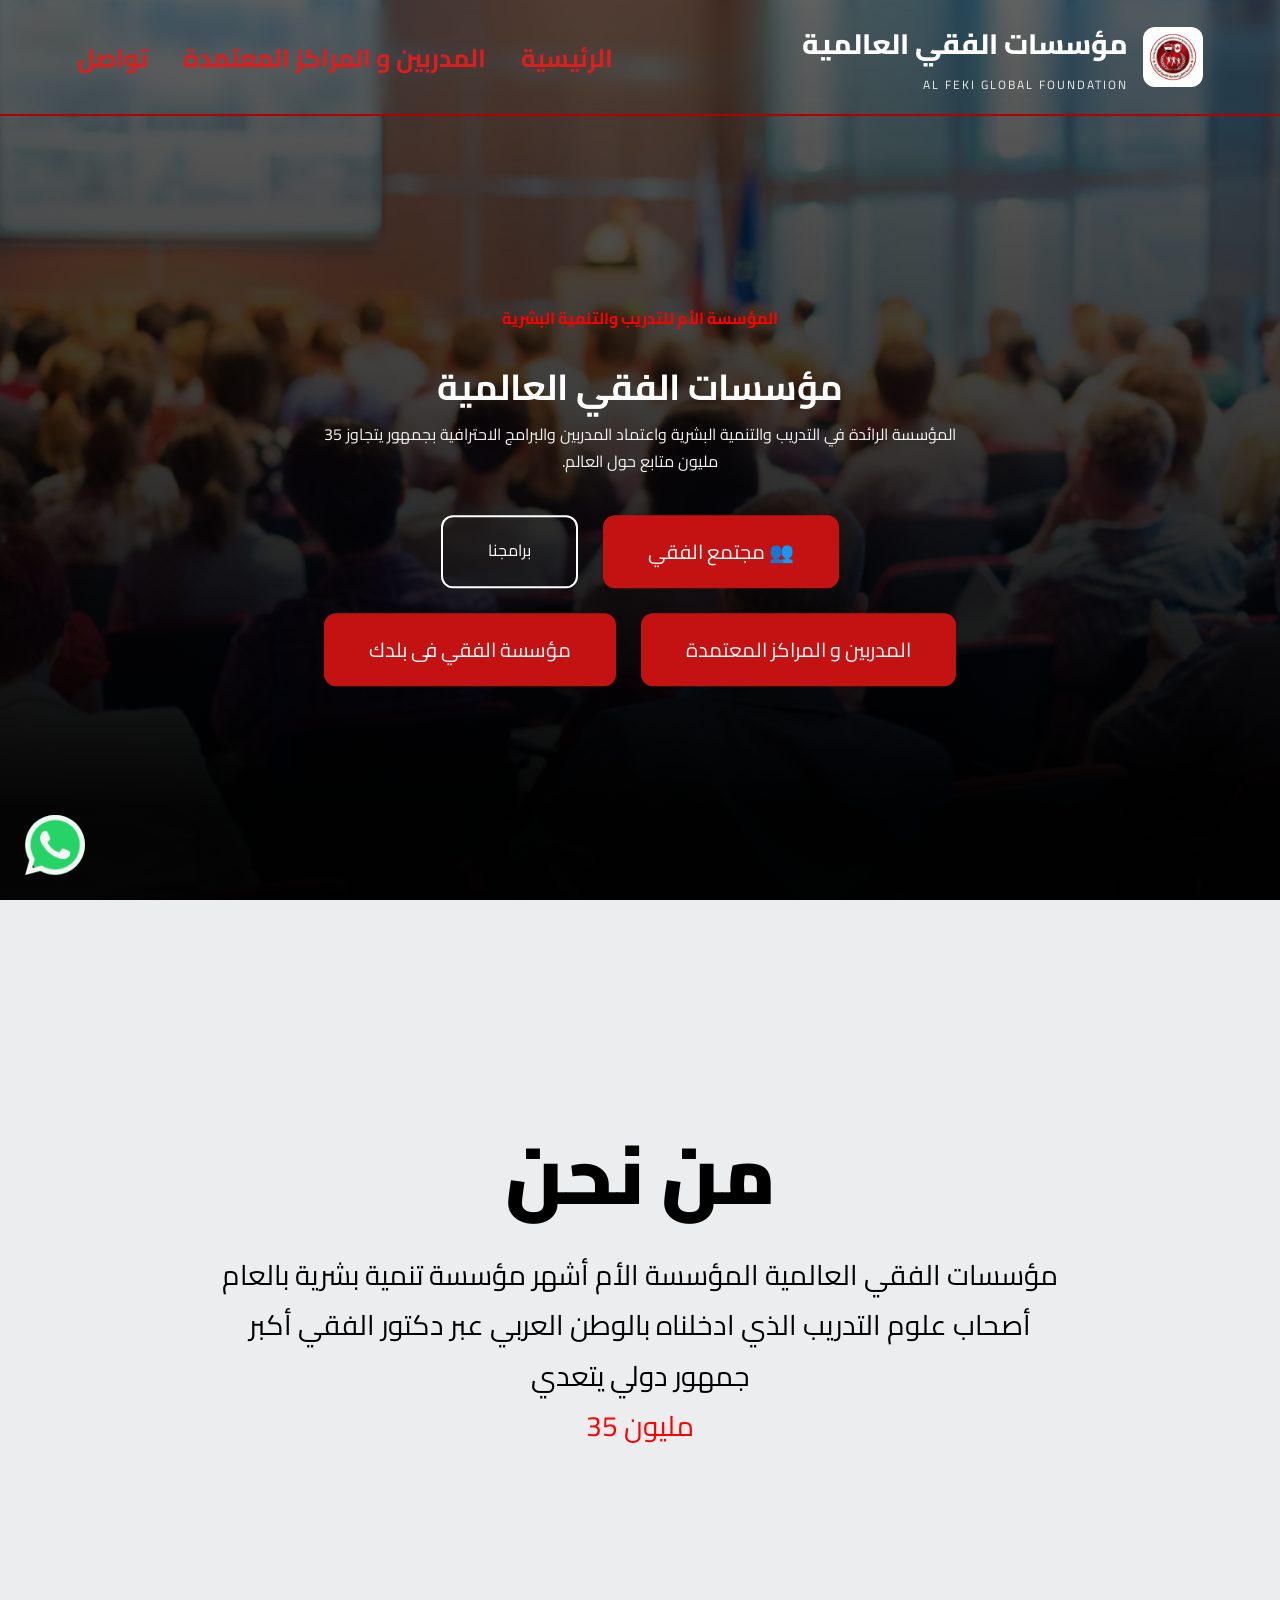
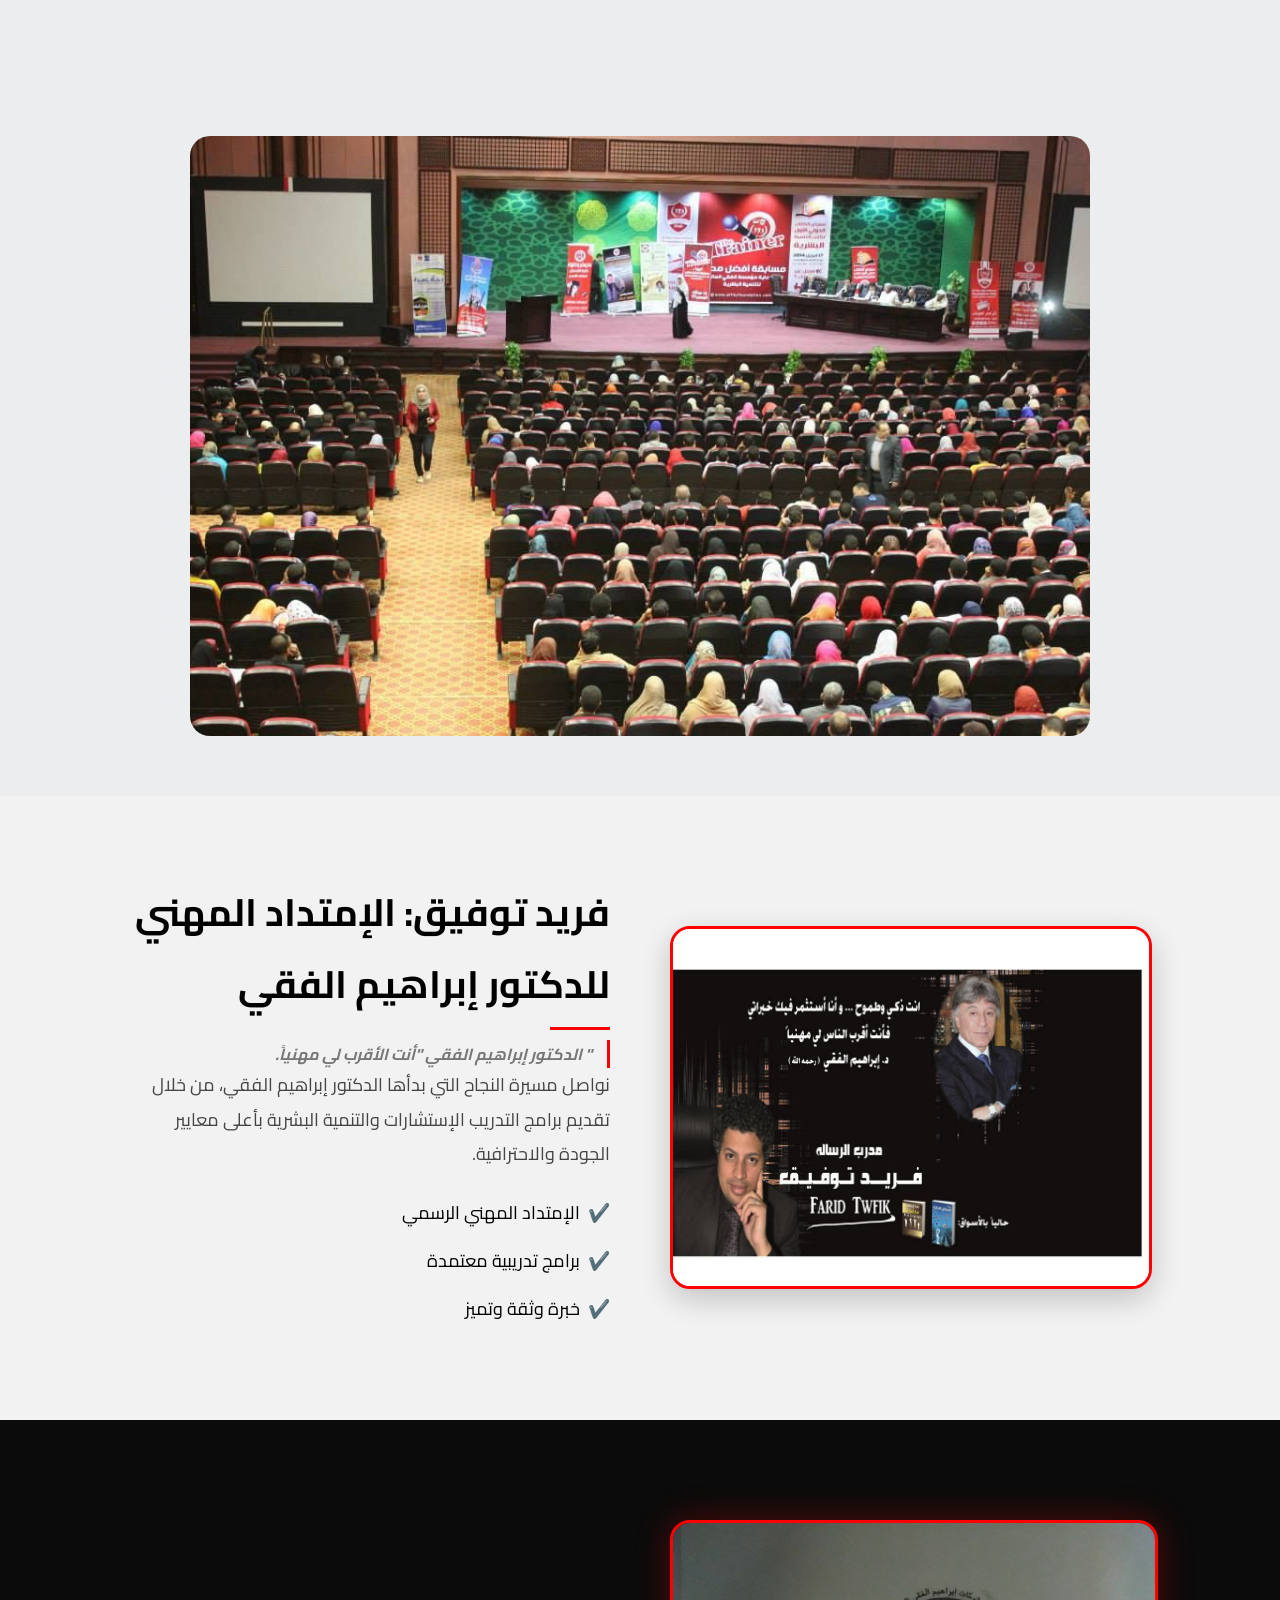
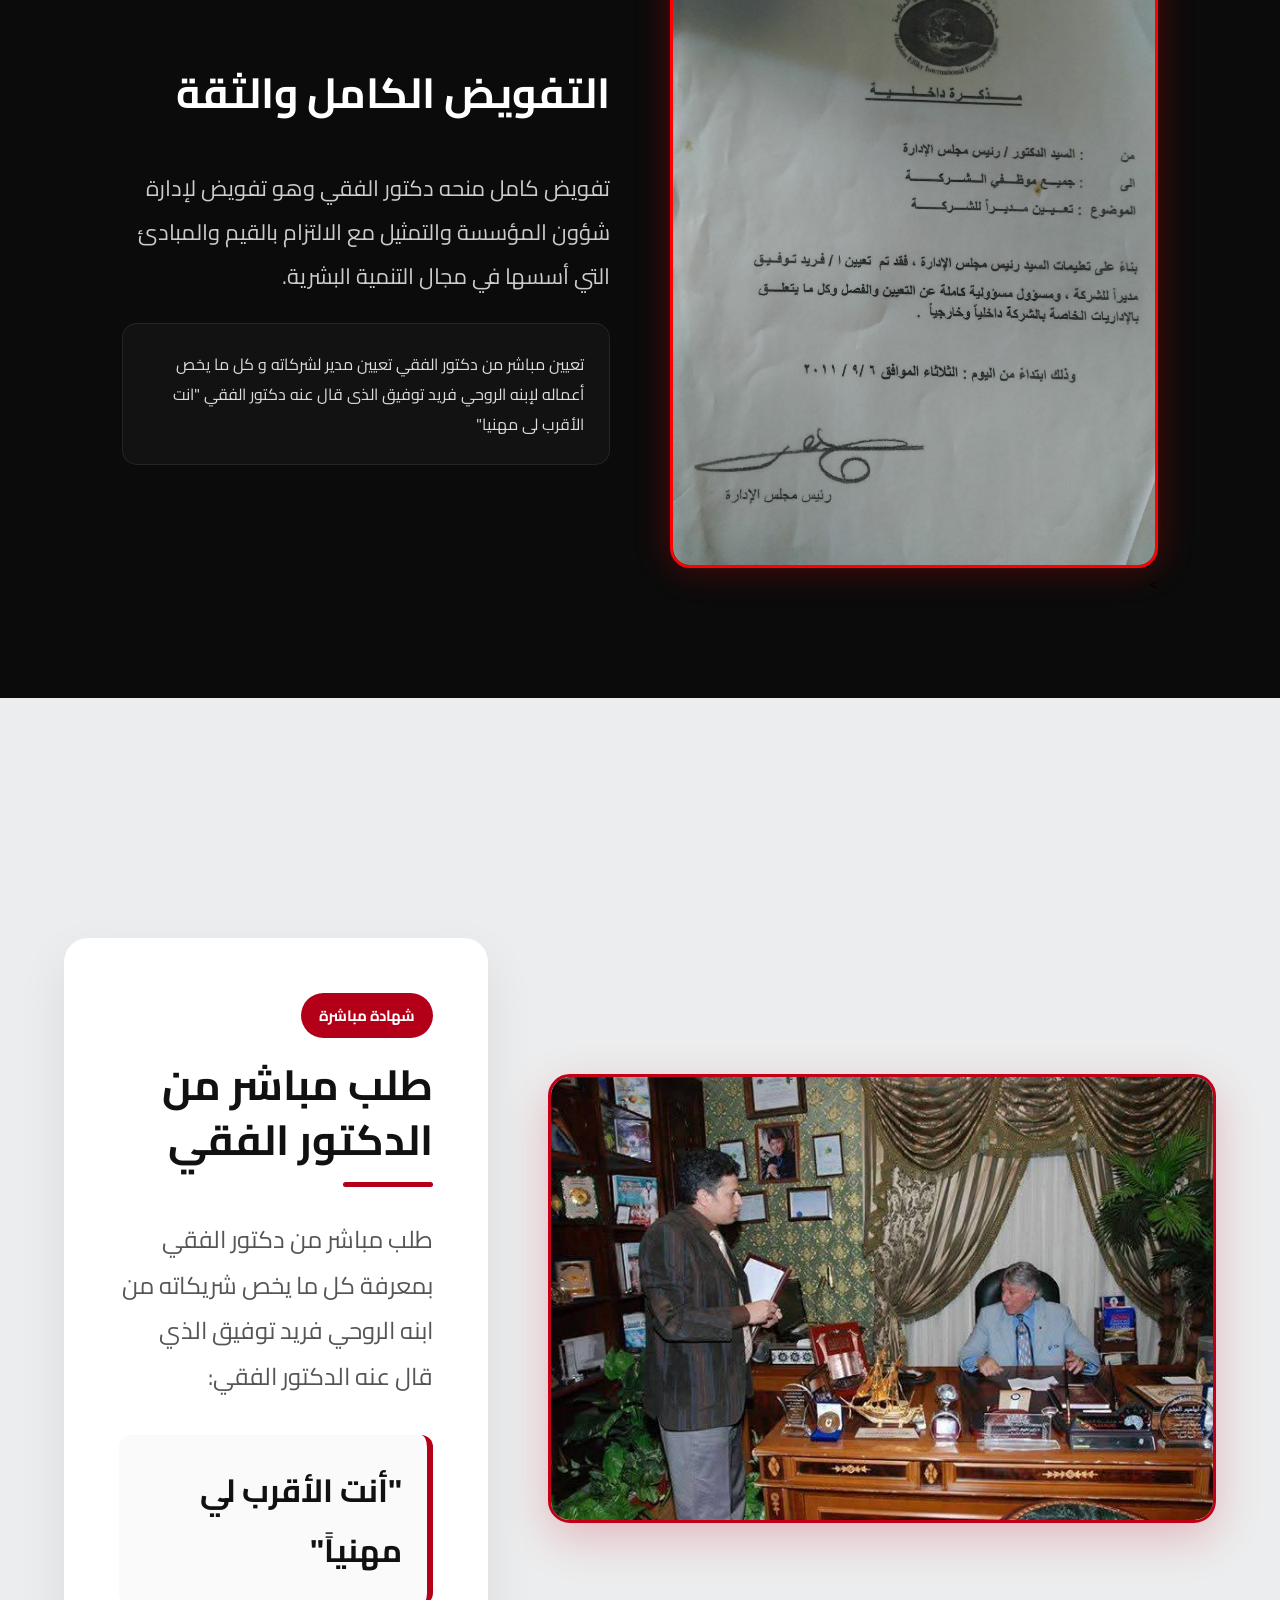
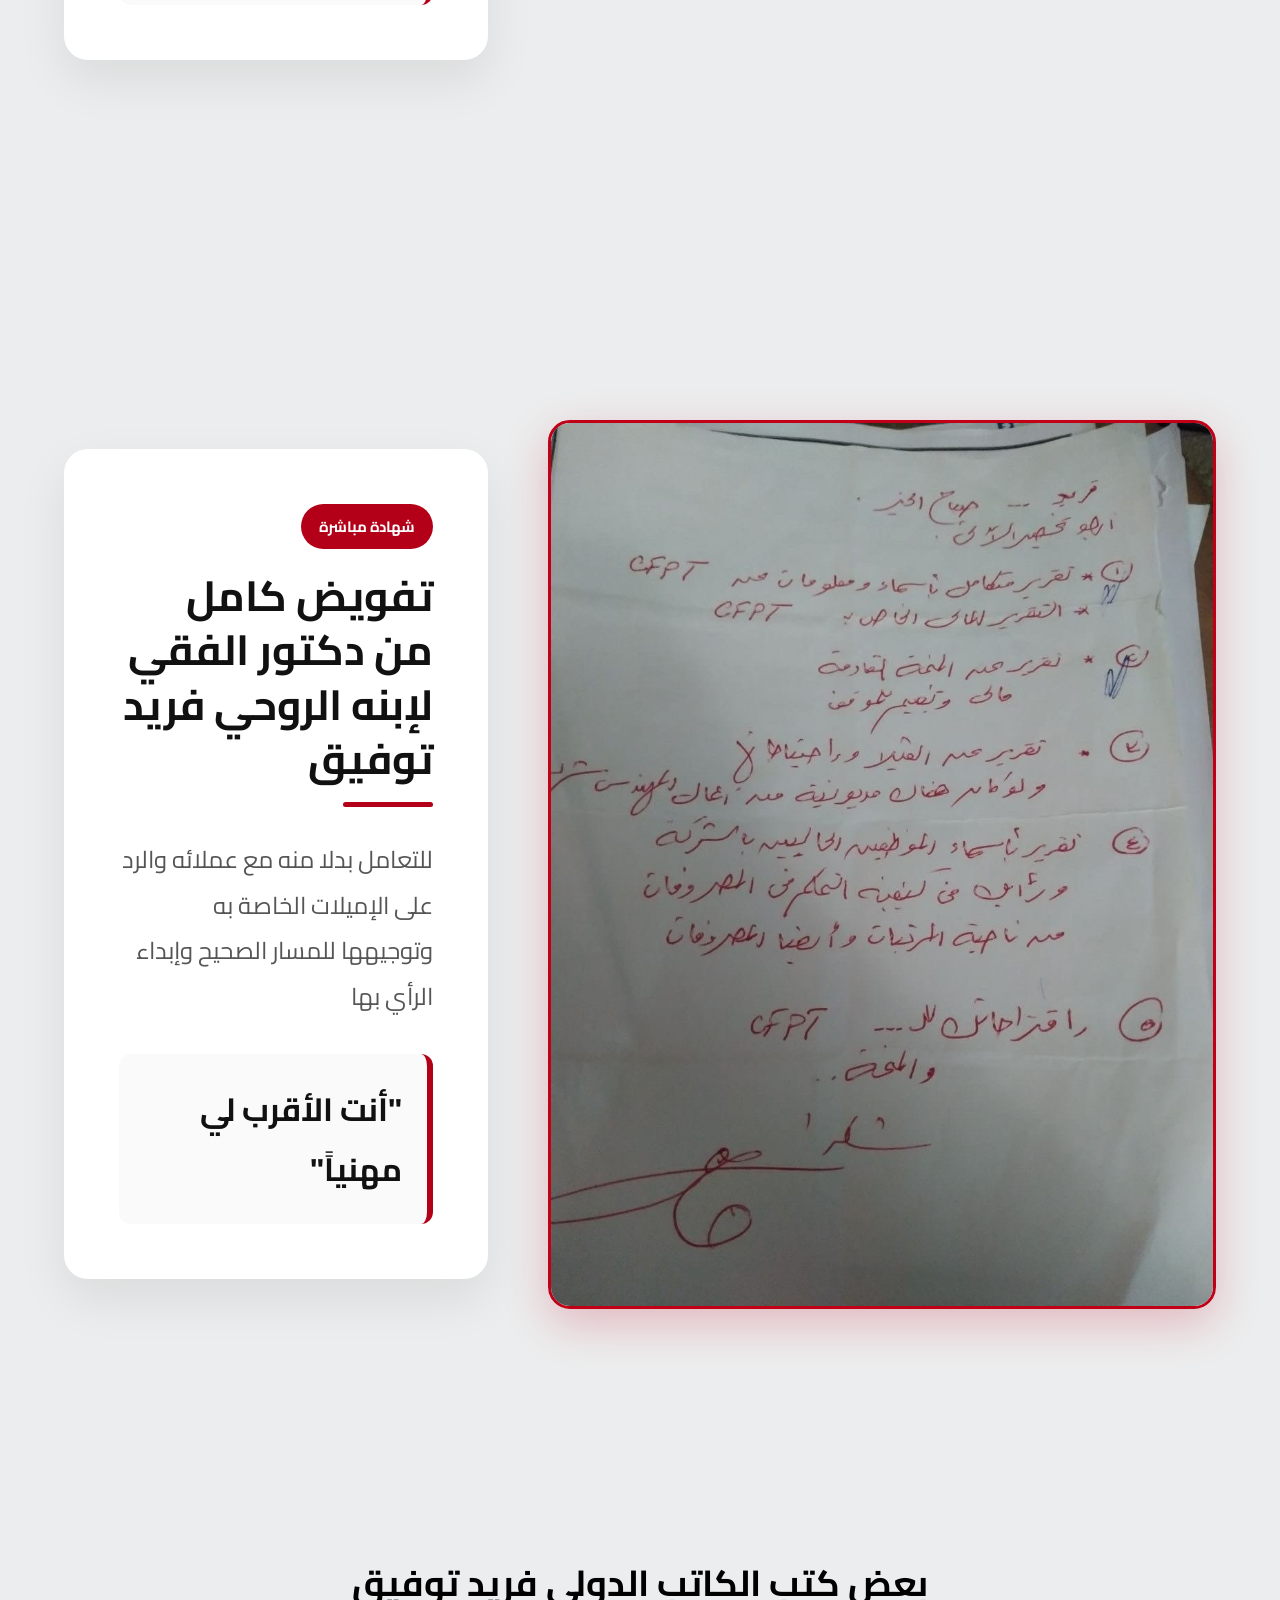
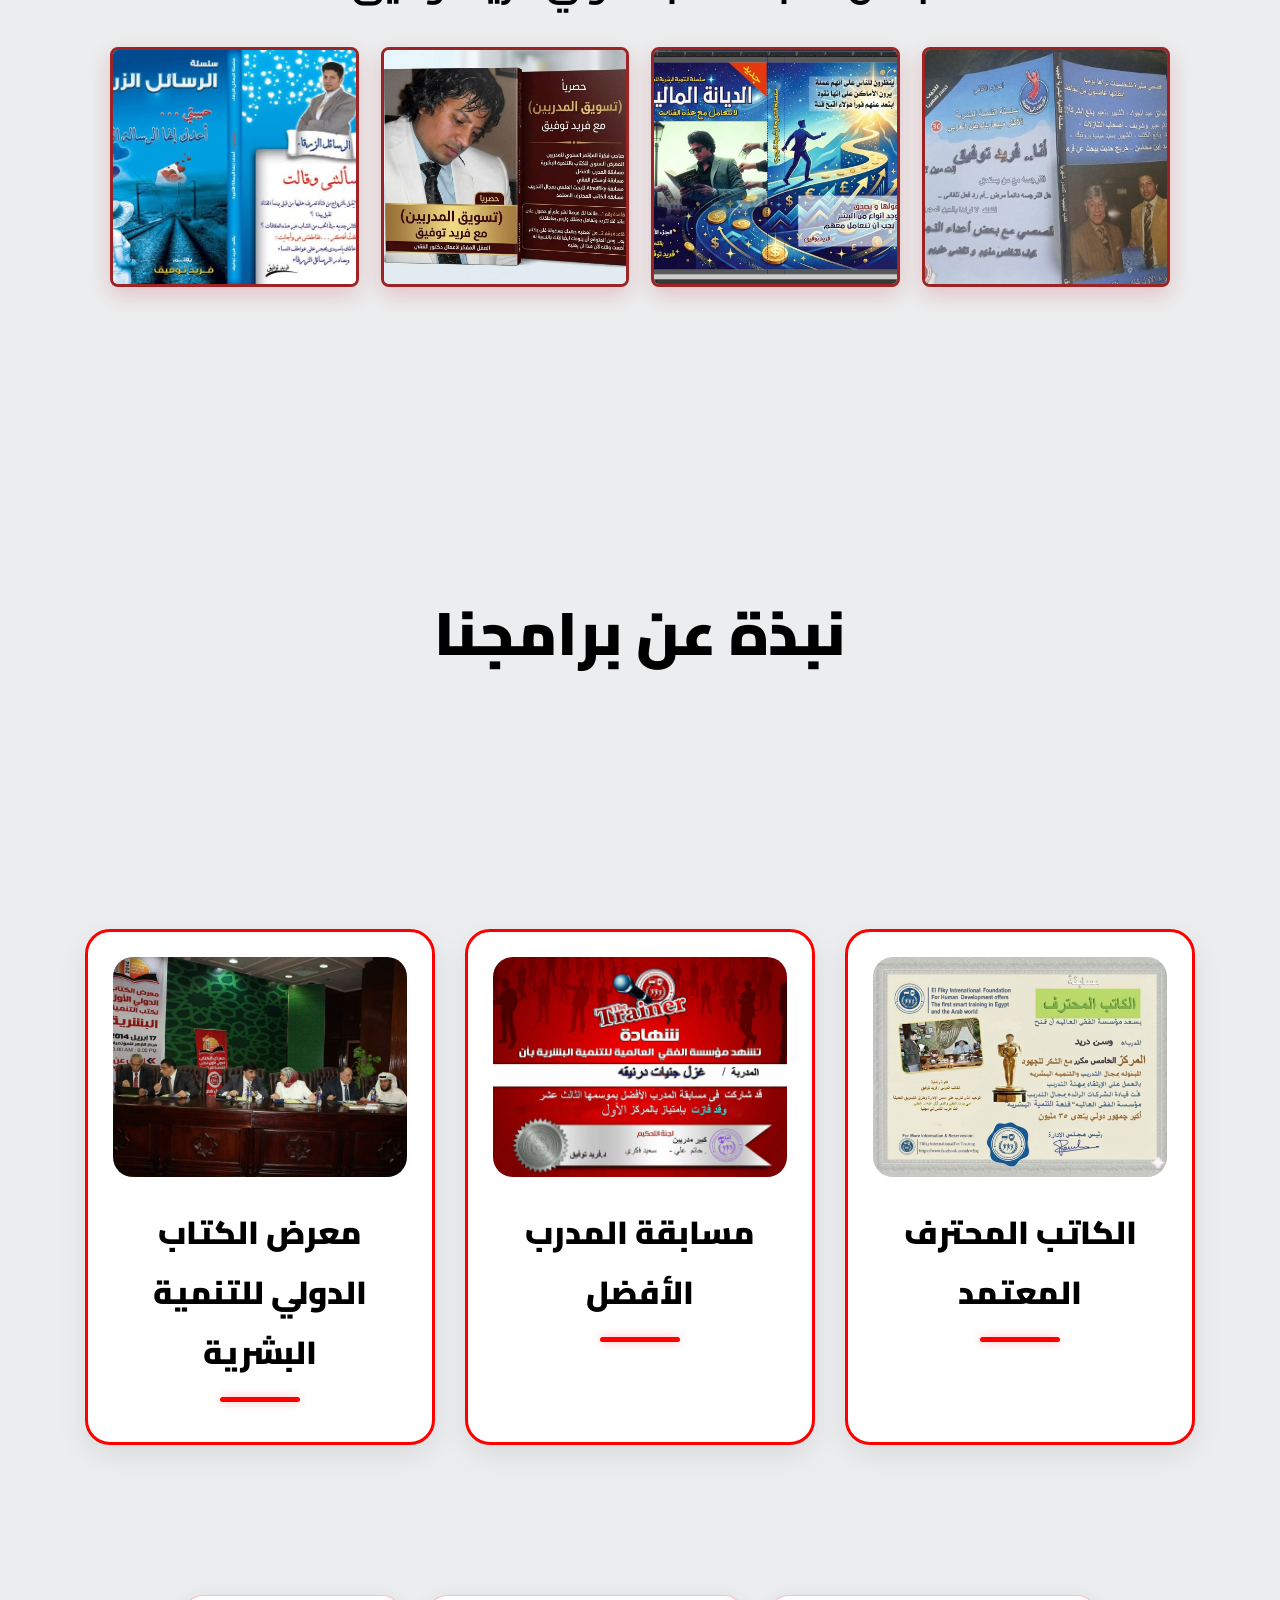
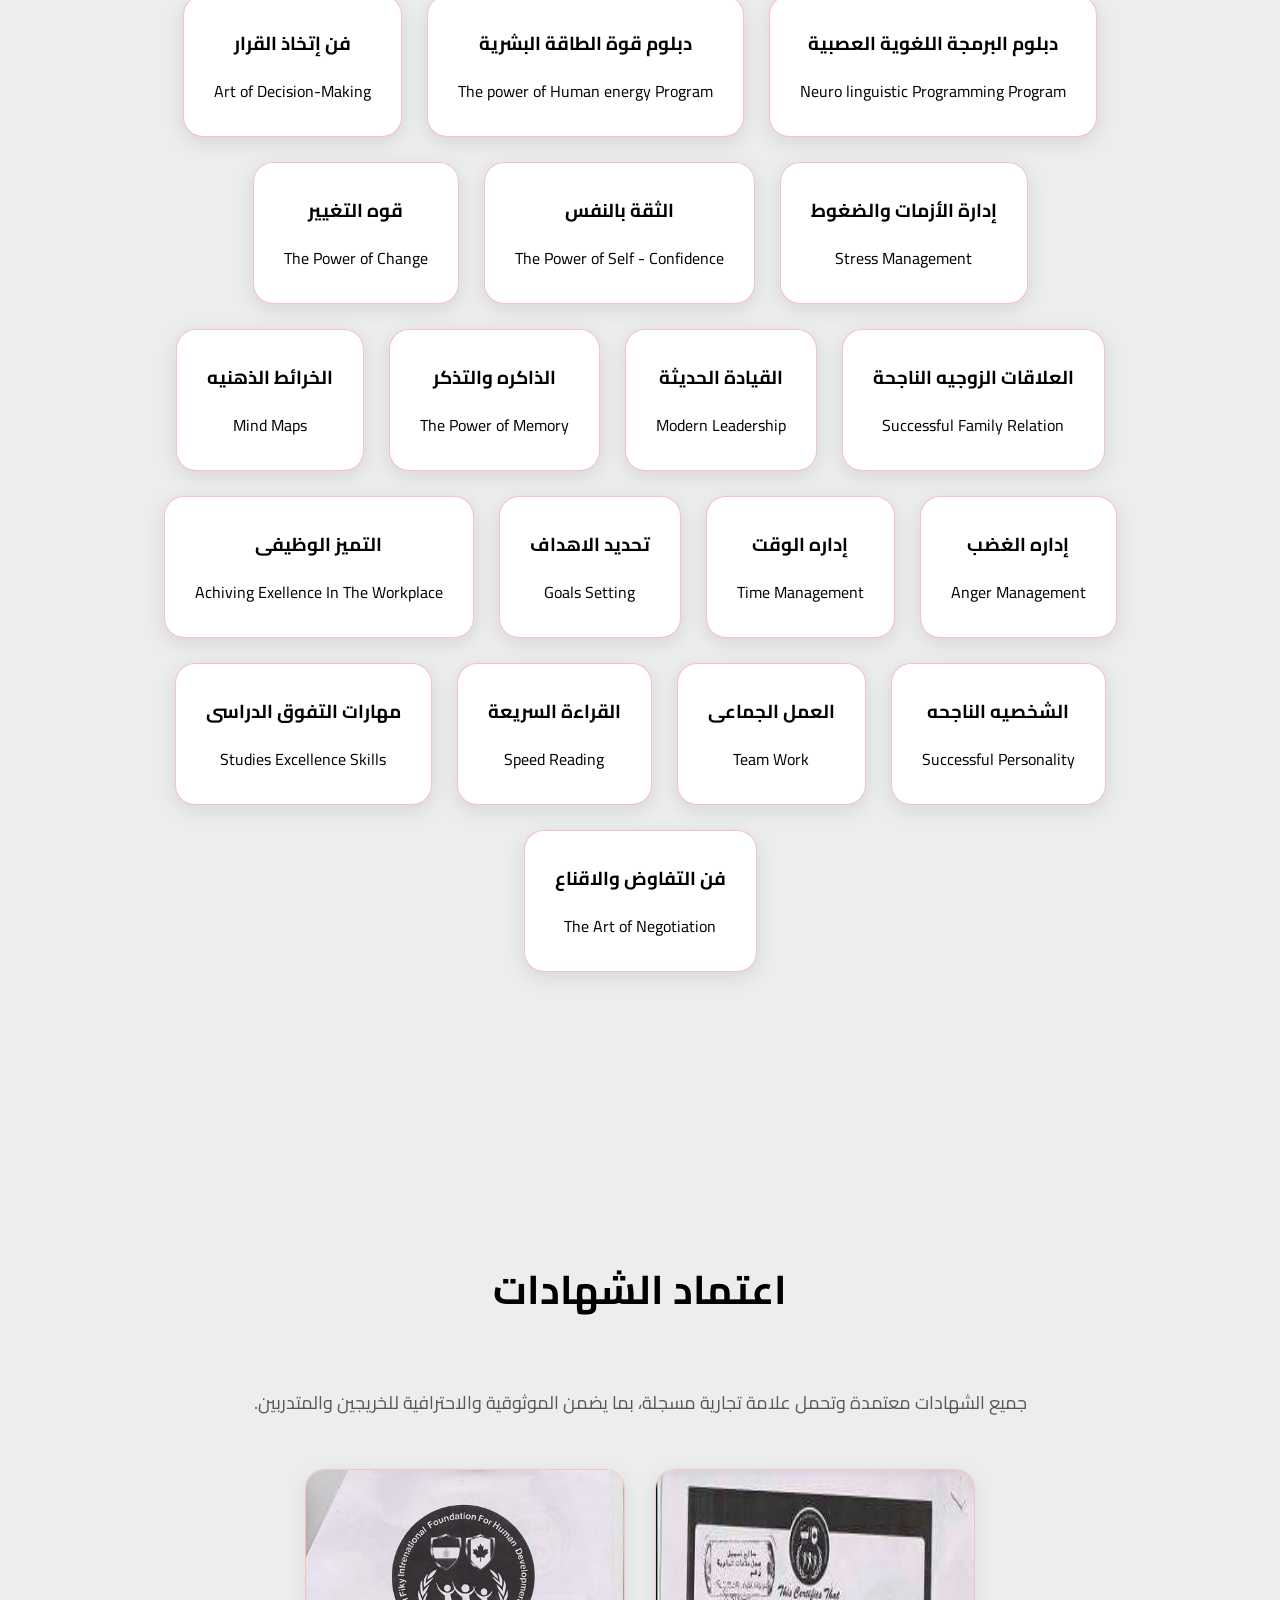
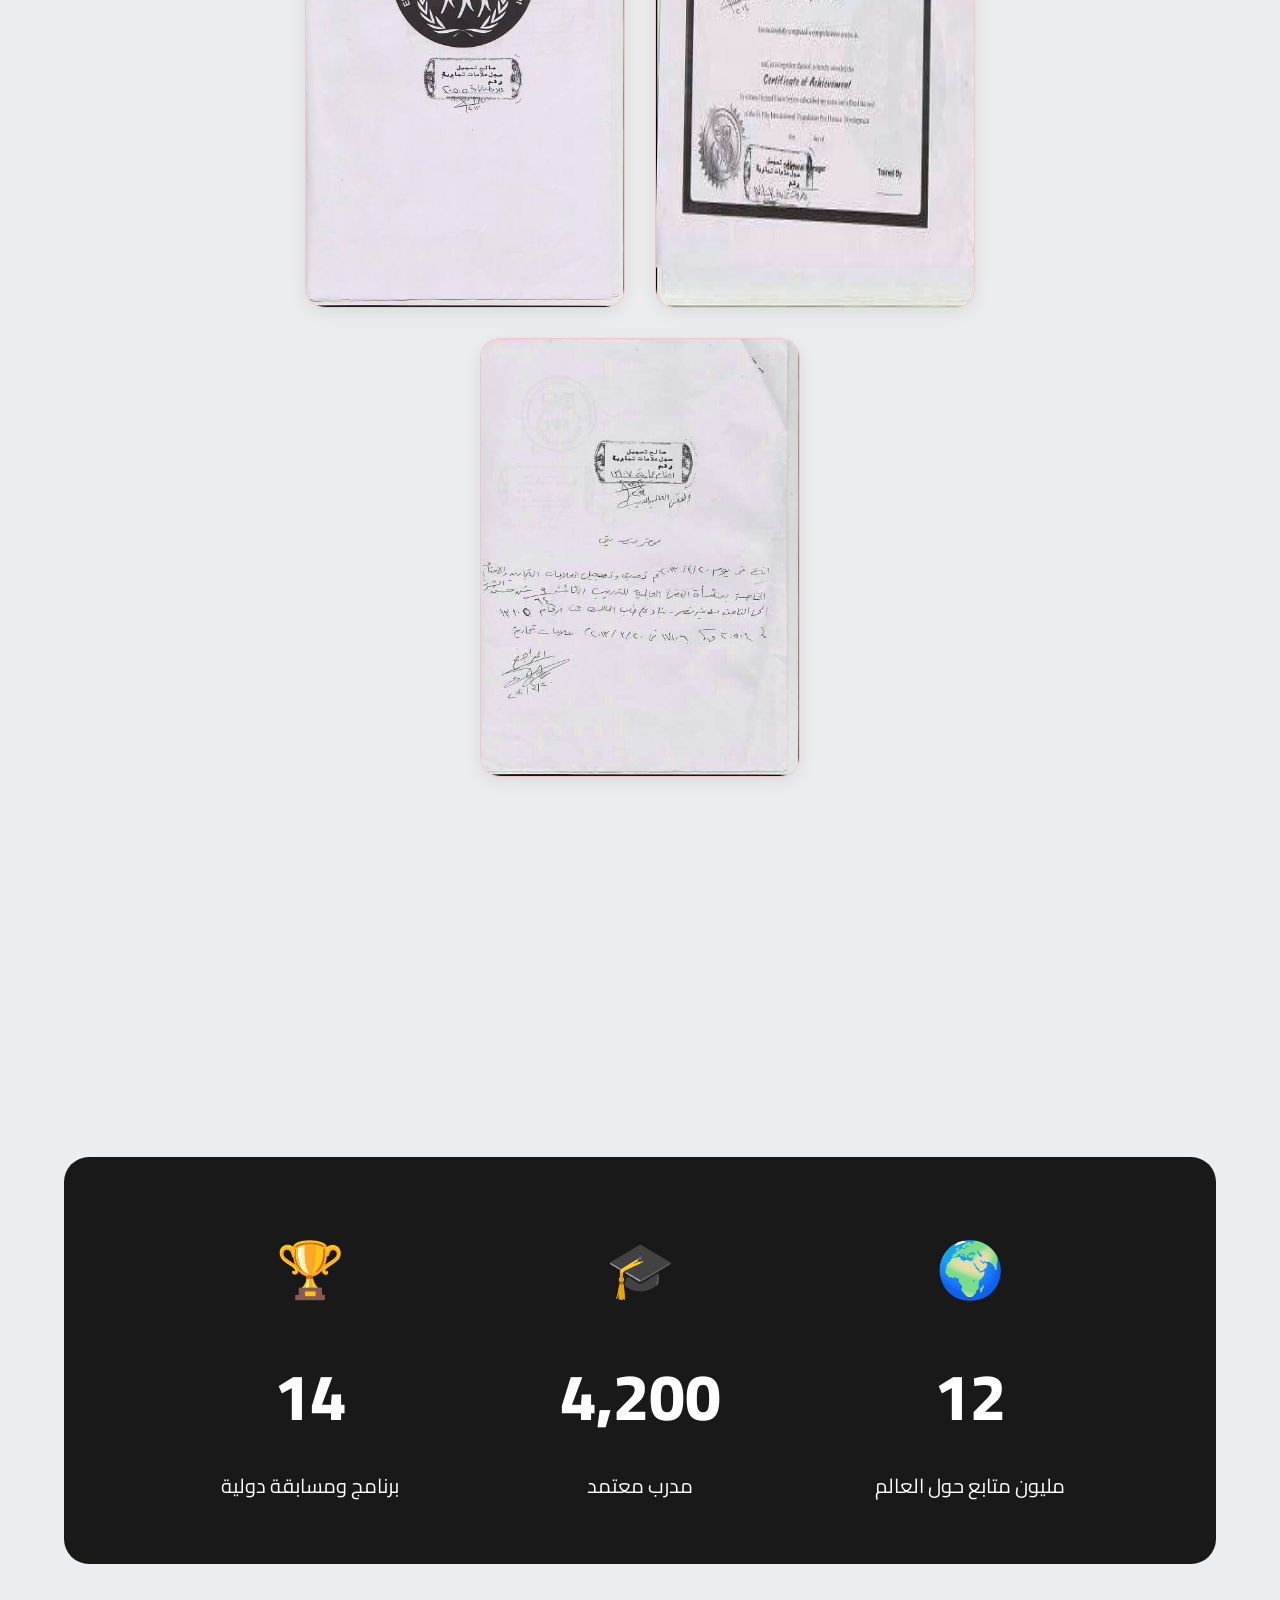
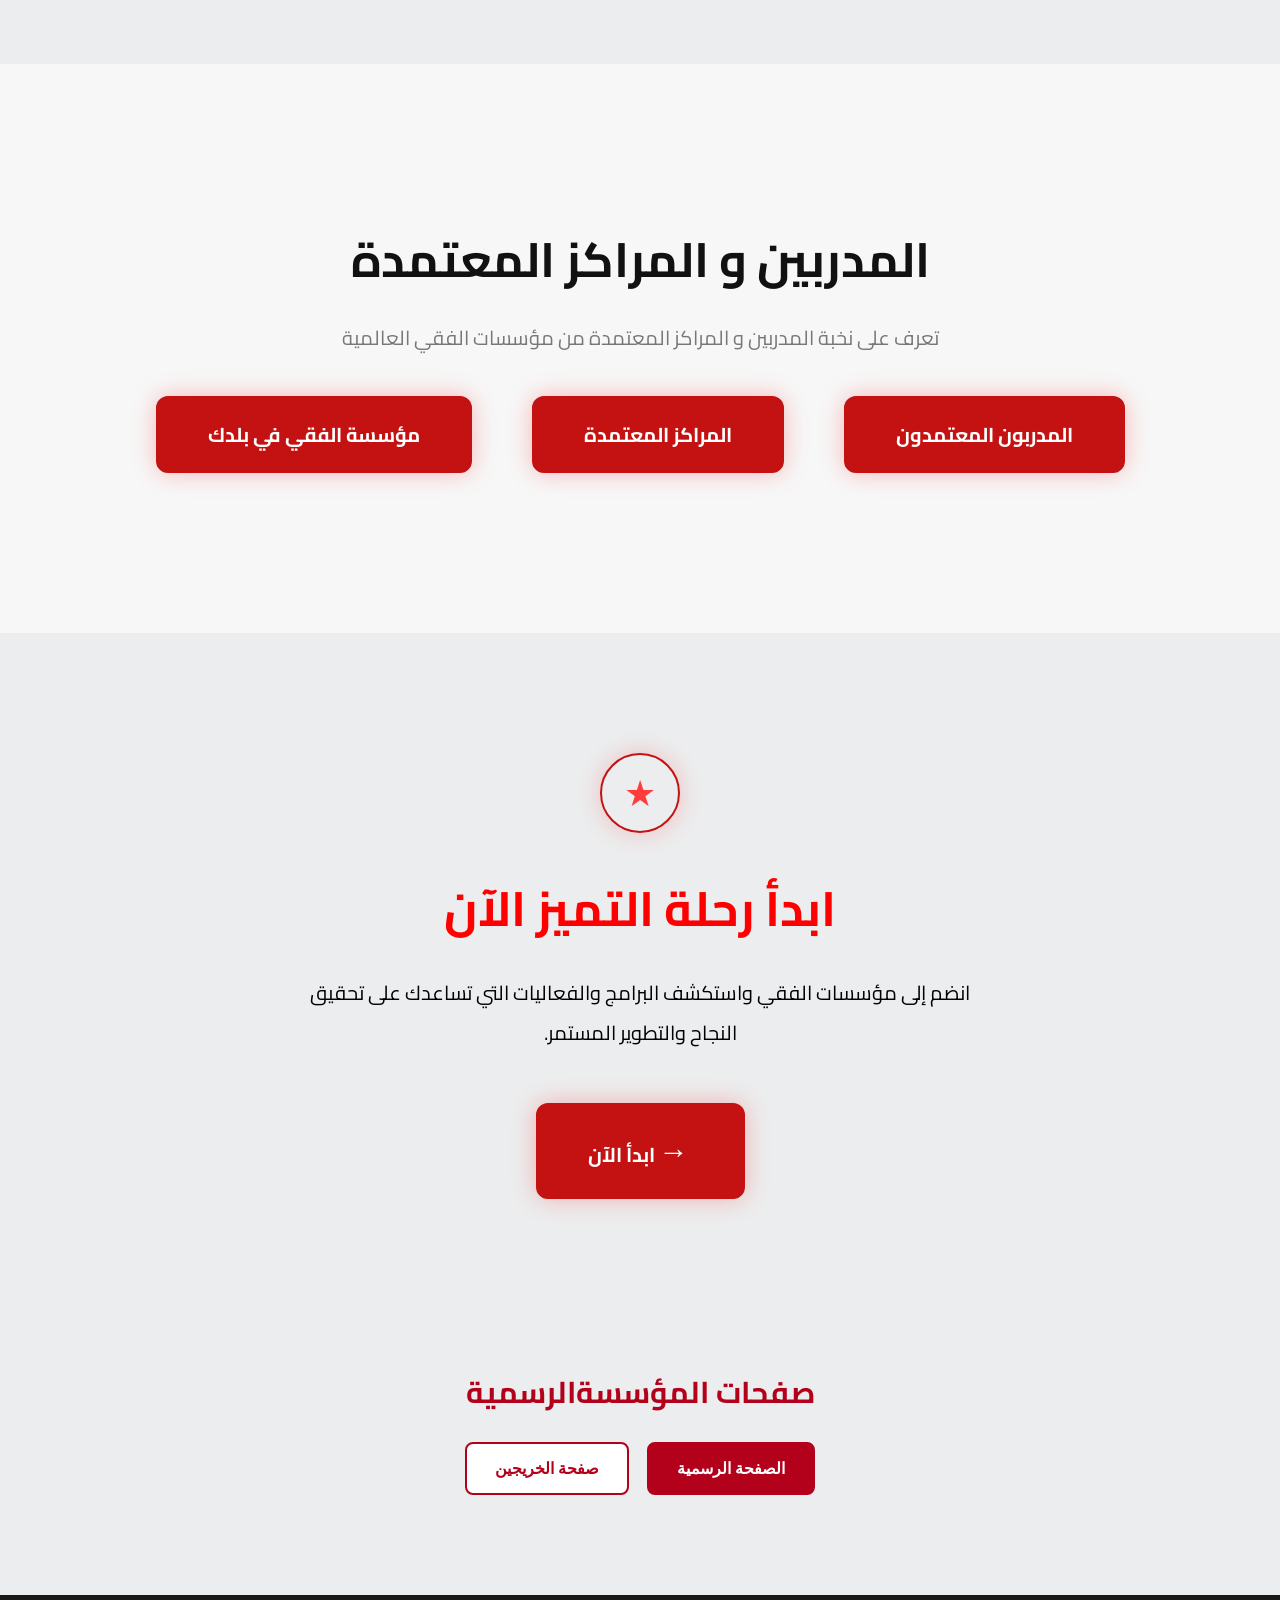
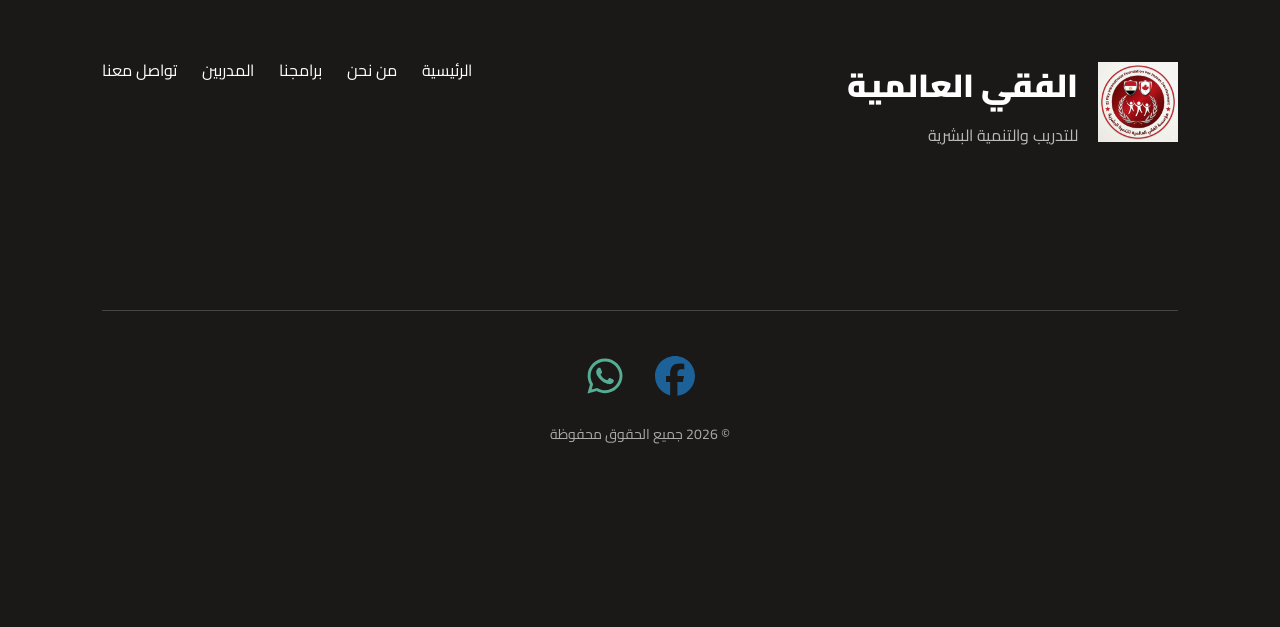
<file: index.html>
<!DOCTYPE html>
<html lang="ar" dir="rtl">
<head>
<!-- Google Tag Manager -->
<script>(function(w,d,s,l,i){w[l]=w[l]||[];w[l].push({'gtm.start':
new Date().getTime(),event:'gtm.js'});var f=d.getElementsByTagName(s)[0],
j=d.createElement(s),dl=l!='dataLayer'?'&l='+l:'';j.async=true;j.src=
'https://www.googletagmanager.com/gtm.js?id='+i+dl;f.parentNode.insertBefore(j,f);
})(window,document,'script','dataLayer','GTM-T7MH32RR');</script>
<!-- End Google Tag Manager -->


    <meta charset="UTF-8">
    <meta name="viewport" content="width=device-width, initial-scale=1.0">
<meta name="google-site-verification" content="yzK7V_12WDAYEzA-K0YsZzIo_TlvaPfq4iJp1TBlG_c" />
<title>مؤسسات الفقي العالمية للتدريب التنمية البشرية والاستشارات والخدمات المهنية</title>

<meta name="description" content="مؤسسات الفقي العالمية تقدم برامج تدريبية واستشارات وخدمات احترافية لتطوير الأفراد والمؤسسات بأعلى معايير الجودة.">

<meta name="keywords" content="مؤسسات الفقي العالمية, Al Feki Global Foundation, تدريب, استشارات, تنمية, خدمات مهنية,  تنمية بشرية">

<meta name="author" content="Al Feki Global Foundation">

<meta name="robots" content="index, follow">

<meta property="og:title" content="مؤسسات الفقي العالمية">
<meta property="og:description" content="برامج تدريبية واستشارات وخدمات احترافية لتطوير الأفراد والمؤسسات.">
<meta property="og:image" content="https://www.alfekiglobalfoundation.com/logo5.jpeg">
<meta property="og:url" content="https://www.alfekiglobalfoundation.com/">
<meta property="og:type" content="website">

<meta name="description"
content="مؤسسات الفقي العالمية تقدم دورات تدريبية معتمدة، برامج إعداد المدربين، شهادات تدريب، ودبلومات احترافية في التنمية البشرية والإدارة والتطوير المهني.">

<!-- Google tag (gtag.js) -->
<script async src="https://www.googletagmanager.com/gtag/js?id=AW-18327979808"></script>
<script>
  window.dataLayer = window.dataLayer || [];
  function gtag(){dataLayer.push(arguments);}
  gtag('js', new Date());

  gtag('config', 'AW-18327979808');
</script>


<meta name="twitter:card" content="summary_large_image">
<meta name="twitter:title" content="مؤسسات الفقي العالمية">
<meta name="twitter:description" content="برامج تدريبية واستشارات وخدمات احترافية لتطوير الأفراد والمؤسسات.">
<meta name="twitter:image" content="https://www.alfekiglobalfoundation.com/logo5.jpeg">
<link rel="icon" type="image/jpeg" href="logo5.jpeg">
<link rel="shortcut icon" href="logo5.jpeg">
<link rel="apple-touch-icon" href="logo5.jpeg">
    <title>مؤسسة الفقي العالمية
        
    </title>

    <link href="https://fonts.googleapis.com/css2?family=Cairo:wght@300;400;600;700;800&display=swap" rel="stylesheet">
    <link rel="stylesheet" href="STyle_fixed.css">

     <link rel="preconnect" href="https://fonts.googleapis.com">
    <link rel="preconnect" href="https://fonts.gstatic.com" crossorigin>

    <link href="https://fonts.googleapis.com/css2?family=Cairo:wght@300;400;600;700;800&display=swap"
        rel="stylesheet">


    <script async src="https://www.googletagmanager.com/gtag/js?id=G-XXXXXXXXXX"></script>
<script>
  window.dataLayer = window.dataLayer || [];
  function gtag(){dataLayer.push(arguments);}
  gtag('js', new Date());

  gtag('config', 'G-LXC4R2V9ZT');
</script>
</head>








<body>
<!-- Google Tag Manager (noscript) -->
<noscript><iframe src="https://www.googletagmanager.com/ns.html?id=GTM-T7MH32RR"
height="0" width="0" style="display:none;visibility:hidden"></iframe></noscript>
<!-- End Google Tag Manager (noscript) -->
<header class="header">

    <div class="logo-section">

        <a href="#home22" class="logo-link">

            <img src="logo b.png" alt="Logo" class="logo">

            <div class="company">

                <h1>مؤسسات الفقي العالمية</h1>
                <p>AL FEKI GLOBAL FOUNDATION</p>

            </div>

        </a>

    </div>

    <nav class="nav">

        <a href="#home22">الرئيسية</a>
        <a href="#workerss">المدربين و المراكز المعتمدة</a>
        <a href="#contactss">تواصل</a>

    </nav>

    <!-- Hamburger -->

    <div class="menu-btn">

        ☰

    </div>

</header>
<section id="home22">

    <img src="CONFINTEA conference room.png" id="img1" alt="Hero Background">

    <div class="overlay"></div>

    <div class="hero-content">

        <h4 style="color: rgb(255, 0, 0);">المؤسسة الأم للتدريب والتنمية البشرية</h3>

        <h2 style="color: white;">مؤسسات الفقي العالمية</h1>

        <p>
            المؤسسة الرائدة في التدريب والتنمية البشرية
            واعتماد المدربين والبرامج الاحترافية
            بجمهور يتجاوز 35 مليون متابع حول العالم.
        </p>

        <div class="hero-buttons">





<a href="community.html" class="hero-btn">
    👥 مجتمع الفقي
</a>

           
            <a href="#workk" class="hero-btn2">برامجنا</a>

            <a href="#workerss" class="hero-btn">المدربين و المراكز المعتمدة</a>

            <a href="مؤسسة الفقي في بلدك.html" class="hero-btn">مؤسسة الفقي فى بلدك</a>

       
    </a>

        </div>

    </div>

    <div class="scroll-arrow">
        ↓
    </div>

</section>


<section id="uss">
<p id="s2p1" class="reveal">من نحن </p>


<p id="s2p2" class="reveal">   مؤسسات الفقي العالمية المؤسسة الأم أشهر مؤسسة تنمية بشرية بالعام  <br>أصحاب علوم التدريب الذي ادخلناه بالوطن العربي عبر دكتور الفقي 
أكبر<br> جمهور دولي يتعدي  <br> <span  style="color: red;"> مليون 35</span>    </p>


<button class="b" class="reveal">للمزيد</button>
</section>

<div id="imgcon" class="reveal">
<img src="WhatsApp Image 2026-06-18 at 11.55.57 PM.jpeg" height="auto" width="780px">

</div>

<div class="dark-wrapper" class="reveal">



    <section class="proof-section" class="reveal">

    <div class="proof-container">

        <!-- LEFT IMAGE -->
        <div class="proof-image-box" class="reveal">
        

            <img src="hero img.jpeg" alt="document" class="reveal">

           

        </div>

        <!-- RIGHT CONTENT -->
        <div class="proof-content" class="reveal">

            <h2 class="reveal">فريد توفيق: الإمتداد المهني للدكتور إبراهيم الفقي</h2>
<div class="quote" class="reveal">
       " الدكتور إبراهيم الفقي  "أنت الأقرب لي مهنياً. 
</div>
            <p class="reveal">
            
            نواصل مسيرة النجاح التي بدأها الدكتور إبراهيم الفقي، من خلال
            تقديم برامج التدريب الإستشارات والتنمية البشرية بأعلى معايير
            الجودة والاحترافية.
            </p>

            <ul>

<li class="reveal">   الإمتداد المهني الرسمي</li>

                <li class="reveal">برامج تدريبية معتمدة</li>

                <li class="reveal">خبرة وثقة وتميز</li>

            </ul>

        </div>

    </div>

</section>

</section>

    <div class="shape shape1"></div>
<div class="shape shape2"></div>
<div class="shape shape3"></div>
<div class="shape shape4"></div>
<div class="shape shape5"></div>
<div class="shape shape6"></div>

</section>





<section class="trust-section dark-section">

    <div class="shape shape1"></div>
    <div class="shape shape2"></div>
    <div class="shape shape3"></div>
    <div class="shape shape4"></div>

    <div class="container">

        <!-- LEFT IMAGE -->
        <div class="image-box">

            <img src="hero img2.jpeg" alt="document" class="reveal">
>

        </div>

        <!-- RIGHT CONTENT -->
        <div class="content-box" class="reveal">

            <h2 class="reveal">التفويض الكامل والثقة</h2>

            <div class="line" class="reveal"></div>

            <p class="desc" class="reveal">
                تفويض كامل منحه دكتور الفقي وهو تفويض لإدارة شؤون المؤسسة والتمثيل
                مع الالتزام بالقيم والمبادئ التي أسسها في مجال التنمية البشرية.
            </p>

            <!-- PARAGRAPH BOX -->
            <div class="text-box" class="reveal">

                تعيين مباشر من دكتور الفقي 
  تعيين مدير لشركاته و كل ما يخص أعماله  لإبنه الروحي فريد توفيق 
الذى قال عنه دكتور الفقي
 "انت الأقرب لى مهنيا"

            </div>

        </div>

    </div>

</section>



<section class="story-section" class="reveal">

    <div class="story-image">
        <img src="hero 4.jpeg" alt="" class="reveal">
    </div>

    <div class="story-content" class="reveal">

        <span class="story-tag" class="reveal">شهادة مباشرة</span>

        <h2 class="reveal">
            طلب مباشر من الدكتور الفقي
        </h2>

        <div class="red-line" class="reveal"></div>

        <p class="reveal">
            طلب مباشر من دكتور الفقي بمعرفة كل ما يخص شريكاته من ابنه الروحي
            فريد توفيق الذي قال عنه الدكتور الفقي:
        </p>

        <blockquote class="reveal">
            "أنت الأقرب لي مهنياً"
        </blockquote>

    </div>

</section>


<section class="story-section" class="reveal">

    <div class="story-image">
        <img src="hero 3.jpeg" alt="" class="reveal">
    </div>

    <div class="story-content" class="reveal">

        <span class="story-tag" class="reveal">شهادة مباشرة</span>

        <h2 class="reveal">
            تفويض كامل من دكتور الفقي
لإبنه الروحي فريد توفيق
        </h2>

        <div class="red-line" class="reveal"></div>

        <p class="reveal">
           للتعامل بدلا منه مع عملائه والرد على الإميلات الخاصة به وتوجيهها للمسار الصحيح
وإبداء الرأي بها
        </p>

        <blockquote class="reveal">
            "أنت الأقرب لي مهنياً"
        </blockquote>

    </div>

</section>

<section class="company-gallery" class="reveal">
  <h2 class="company-gallery-heading" class="reveal">بعض كتب الكاتب الدولي فريد توفيق</h2>

  <div class="company-gallery-grid" class="reveal">
    <div class="company-gallery-box" class="reveal">
      <img src="hero 5.jpeg" alt="Gallery image 1" class="reveal">
    </div>

    <div class="company-gallery-box">
      <img src="hero6.jpeg" alt="Gallery image 2" class="reveal">
    </div>

    <div class="company-gallery-box">
      <img src="hero 7.jpeg" alt="Gallery image 3" class="reveal">
    </div>

    <div class="company-gallery-box">
      <img src="hero 8.jpeg" alt="Gallery image 4" class="reveal">
    </div>
  </div>
</section>












<section id="workk" class="reveal">
<p id="v" style="font-size: 60px;" class="reveal"> نبذة عن برامجنا</p>




</article>

<div class="shape shape1" class="reveal"></div>
<div class="shape shape2" class="reveal"></div>
<div class="shape shape3" class="reveal"></div>
<div class="shape shape4 "class="reveal"></div>
<div class="shape shape5"class="reveal"></div>
<div class="shape shape6"class="reveal"></div>

</section>
<section class="cards reveal" >

    <div class="card reveal">
        <img src="writer.jpeg" alt="Photo" class="reveal">
        <h3 class="reveal">الكاتب المحترف المعتمد</h3>
        <div class="line reveal" ></div>
        <p>
            
        </p>
    </div>

    <div class="card reveal" >
        <img src="trainer.jpeg" alt="Photo" class="reveal">
        <h3 class="reveal">مسابقة المدرب الأفضل</h3>
        <div class="line reveal" ></div>
        <p>
            
        </p>
    </div>

    <div class="card reveal " >
        <img src="ma3rd.jpeg" alt="Photo">
        <h3 class="reveal">معرض الكتاب الدولي للتنمية البشرية</h3>
        <div class="line reveal" ></div>
        <p>
            
        </p>


    </div>


    <section id="programs">

    
   

        

    <div class="programs-grid">

        <div class="program-card reveal">
            <h3>دبلوم البرمجة اللغوية 
العصبية
</h3>
            <p>Neuro linguistic  
Programming Program
</p>
        </div>

        <div class="program-card reveal">
            <h3>دبلوم قوة الطاقة البشرية</h3>
            <p>The  power of Human energy Program</p>
        </div>

        <div class="program-card reveal">
            <h3>فن إتخاذ القرار</h3>
            <p>Art of Decision-Making</p>
        </div>

        <div class="program-card reveal">
            <h3>إدارة الأزمات والضغوط</h3>
            <p>Stress Management</p>
        </div>

        <div class="program-card reveal">
            <h3>الثقة بالنفس</h3>
            <p>The Power of Self - Confidence</p>
        </div>

        <div class="program-card reveal">
            <h3>قوه التغيير</h3>
            <p>The Power of Change</p>
        </div>

        <div class="program-card reveal">
            <h3>العلاقات الزوجيه الناجحة </h3>
            <p>Successful Family  Relation </p>
        </div>

        <div class="program-card reveal">
            <h3> القيادة الحديثة</h3>
            <p> Modern  Leadership</p>
        </div>
<div class="program-card reveal">
    <h3> الذاكره والتذكر</h3>
    <p> The Power of Memory </p>
</div>
<div class="program-card reveal">
    <h3>الخرائط الذهنيه </h3>
    <p>  Mind Maps</p>
</div>
<div class="program-card reveal">
    <h3>إداره الغضب </h3>
    <p>  Anger Management</p>
</div>
<div class="program-card reveal">
    <h3>إداره الوقت </h3>
    <p> Time Management </p>
</div>
<div class="program-card reveal">
    <h3> تحديد الاهداف</h3>
    <p> Goals  Setting </p>
</div>
<div class="program-card reveal">
    <h3> التميز الوظيفى</h3>
    <p>  Achiving Exellence In The Workplace</p>
</div>
<div class="program-card reveal">
    <h3> الشخصيه الناجحه</h3>
    <p> Successful Personality </p>
</div>
<div class="program-card reveal">
    <h3> العمل الجماعى</h3>
    <p>Team  Work  </p>
</div>
<div class="program-card reveal">
    <h3>القراءة السريعة </h3>
    <p> Speed Reading </p>
</div>
<div class="program-card reveal">
    <h3> مهارات التفوق الدراسى</h3>
    <p> Studies Excellence  Skills </p>
</div>
<div class="program-card reveal">
    <h3> فن التفاوض والاقناع</h3>
    <p> The Art of Negotiation </p>
</div>
    </div>



            


</section>







<section id="certificates">

    <h2 class="section-title reveal">اعتماد الشهادات</h2>

    <p class="cert-text reveal">
        جميع الشهادات معتمدة وتحمل علامة تجارية مسجلة، بما يضمن
        الموثوقية والاحترافية للخريجين والمتدربين.
    </p>

    <div class="cert-gallery reveal">

        <div class="cert-card">
            <img src="c1.jpeg" alt="شهادة 1">
        </div>

        <div class="cert-card">
            <img src="c2.jpeg" alt="شهادة 2">
        </div>

        <div class="cert-card">
            <img src="c3.jpeg" alt="شهادة 3">
        </div>

    </div>

</section>

</section>


<section id="stats">

    <div class="stats-overlay">

        <div class="stat-box">

            <div class="stat-icon">🌍</div>

            <div class="counter" data-target="35">0</div>

            <p>مليون متابع حول العالم</p>

        </div>

        <div class="stat-box">

            <div class="stat-icon">🎓</div>

            <div class="counter" data-target="12000">0</div>

            <p> مدرب معتمد</p>

        </div>

        <div class="stat-box">

            <div class="stat-icon">🏆</div>

            <div class="counter" data-target="40">0</div>

            <p>برنامج ومسابقة دولية</p>

        </div>

    </div>

</section>

<script>

const counters = document.querySelectorAll(".counter");

const observer = new IntersectionObserver(entries => {

    entries.forEach(entry => {

        if(entry.isIntersecting){

            const counter = entry.target;
            const target = +counter.dataset.target;

            let count = 0;

            function update(){

                const increment = target / 100;

                if(count < target){

                    count += increment;

                    counter.innerText =
                    Math.floor(count).toLocaleString();

                    requestAnimationFrame(update);

                }else{

                    counter.innerText =
                    target.toLocaleString() + "+";

                }

            }

            update();

            observer.unobserve(counter);

        }

    });

});

counters.forEach(counter=>{
    observer.observe(counter);
});

</script>













<section class="trainer-section reveal" id="workerss">

    <div class="section-title reveal">

        <h2 class="reveal"> المدربين و المراكز المعتمدة</h2>

        <p>تعرف على نخبة المدربين و المراكز المعتمدة من مؤسسات الفقي العالمية</p>


<div class="btn-center reveal">
<a href="المدربون المعتمدون.html" class="cta-btn">

 المدربون المعتمدون
    </a>

     <a href="المراكز المعتمدة.html" class="cta-btn">
        المراكز المعتمدة
    </a>

 <a href="مؤسسة الفقي في بلدك.html" class="cta-btn">
        مؤسسة الفقي في بلدك
    </a>

</div>



</section>








<section class="cta reveal">

    <div class="cta-icon">
        ★
    </div>

    <h2>ابدأ رحلة التميز الآن</h2>

    <p>
        انضم إلى مؤسسات الفقي واستكشف البرامج والفعاليات
        التي تساعدك على تحقيق النجاح والتطوير المستمر.
    </p>

    <a href="https://wa.me/2001212787878" class="cta-btn">    <span class="arrow">→</span>
        ابدأ الآن

       
    </a>

</section>


<div class="gallery-action reveal">
  <h3 class="gallery-action-heading">صفحات المؤسسةالرسمية</h3>

  <div class="gallery-action-buttons">
    <a href="

https://www.facebook.com/share/1AEh96k7L9/" class="red-action-btn primary">
      <span class="btn-icon"></span>
      الصفحة الرسمية
    </a>

    <a href="


https://www.facebook.com/share/15UpR2e5UB/" class="red-action-btn secondary">
      <span class="btn-icon" > </span>
      صفحة الخريجين
    </a>
  </div>
</div>




<a href="https://wa.me/2001212787878"
   class="whatsapp-btn"
   target="_blank">

    <i class="fab fa-whatsapp"> 
       
    </i>
<img src="whatsapp (2).png">
</a>




<footer class="footer">

    <div class="footer-top">

        <div class="footer-brand">
            <img src="logo5.jpeg" alt="Logo" class="footer-logo">

            <div>
                <h2>الفقي العالمية</h2>
                <p>للتدريب والتنمية البشرية</p>
            </div>
        </div>

        <div class="footer-links">
            <a href="#home22">الرئيسية</a>
            <a href="#uss">من نحن</a>
            <a href="#workk">برامجنا</a>
            <a href="#workerss">المدربين</a>
            <a href="#contactss">تواصل معنا</a>
        </div>

    </div>



<section id="contactss">
    <div class="footer-line"></div>

    <div class="footer-bottom">

        <div class="footer-icons">

            <a href="https://www.facebook.com/share/1AEh96k7L9/" >
                <img src="facebook-brands-solid-full.svg" alt="">
            </a>

            <a href="https://wa.me/2001212787878">
                <img src="whatsapp-brands-solid-full.svg" alt="">
            </a>

        </div>

        <p>© 2026 جميع الحقوق محفوظة</p>

    </div>

</footer>

</section>







<script>
const reveals = document.querySelectorAll (".reveal");



function revealOnScroll() {

    reveals.forEach((element) => {

        const windowHeight = window.innerHeight;
        const elementTop = element.getBoundingClientRect().top;

        if (elementTop < windowHeight - 100) {
            element.classList.add("active");
        }

    });

}

window.addEventListener("scroll", revealOnScroll);
revealOnScroll();
</script>









<script>

const header=document.querySelector(".header");

window.addEventListener("scroll",()=>{

    if(window.scrollY>40){

        header.classList.add("scrolled");

    }else{

        header.classList.remove("scrolled");

    }

});

</script>



<script>

    const menuBtn = document.querySelector(".menu-btn");
const nav = document.querySelector(".nav");

menuBtn.addEventListener("click", () => {

    nav.classList.toggle("active");

});
</script>
</body>
</html
</file>
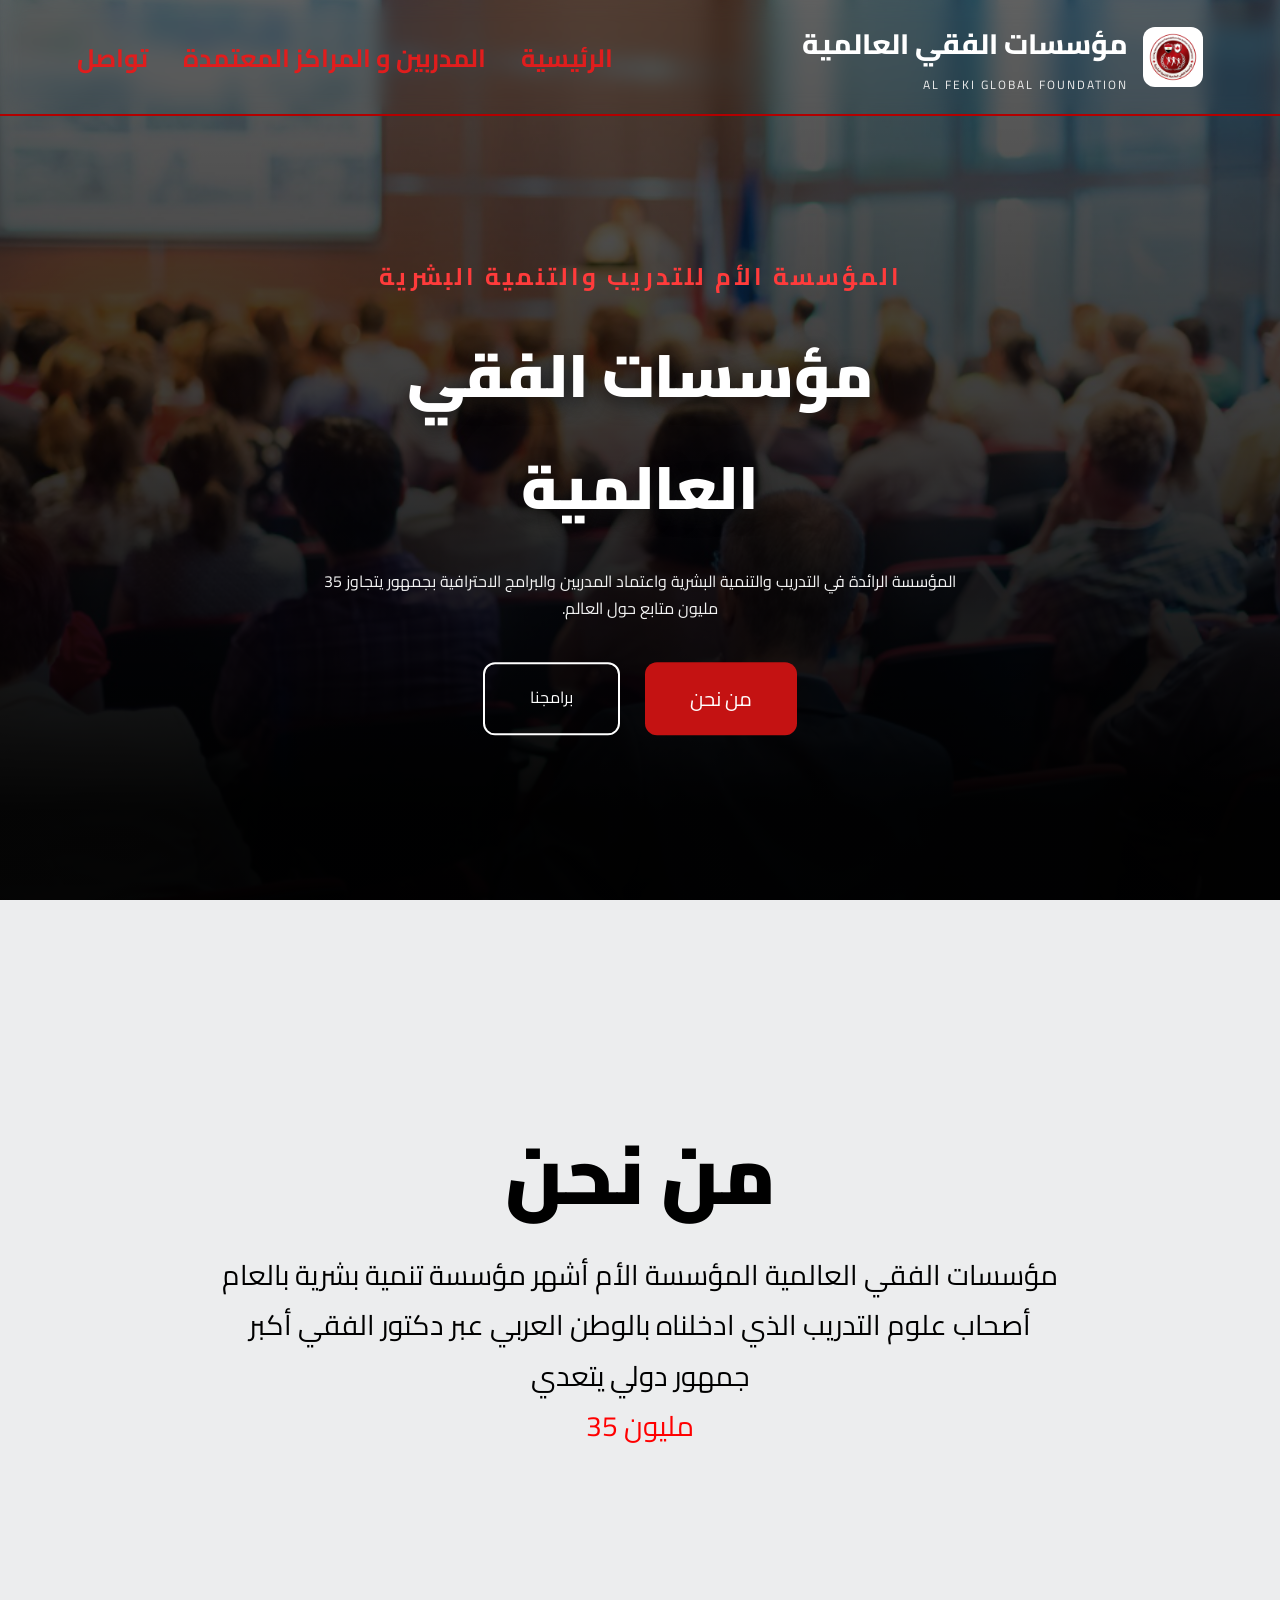
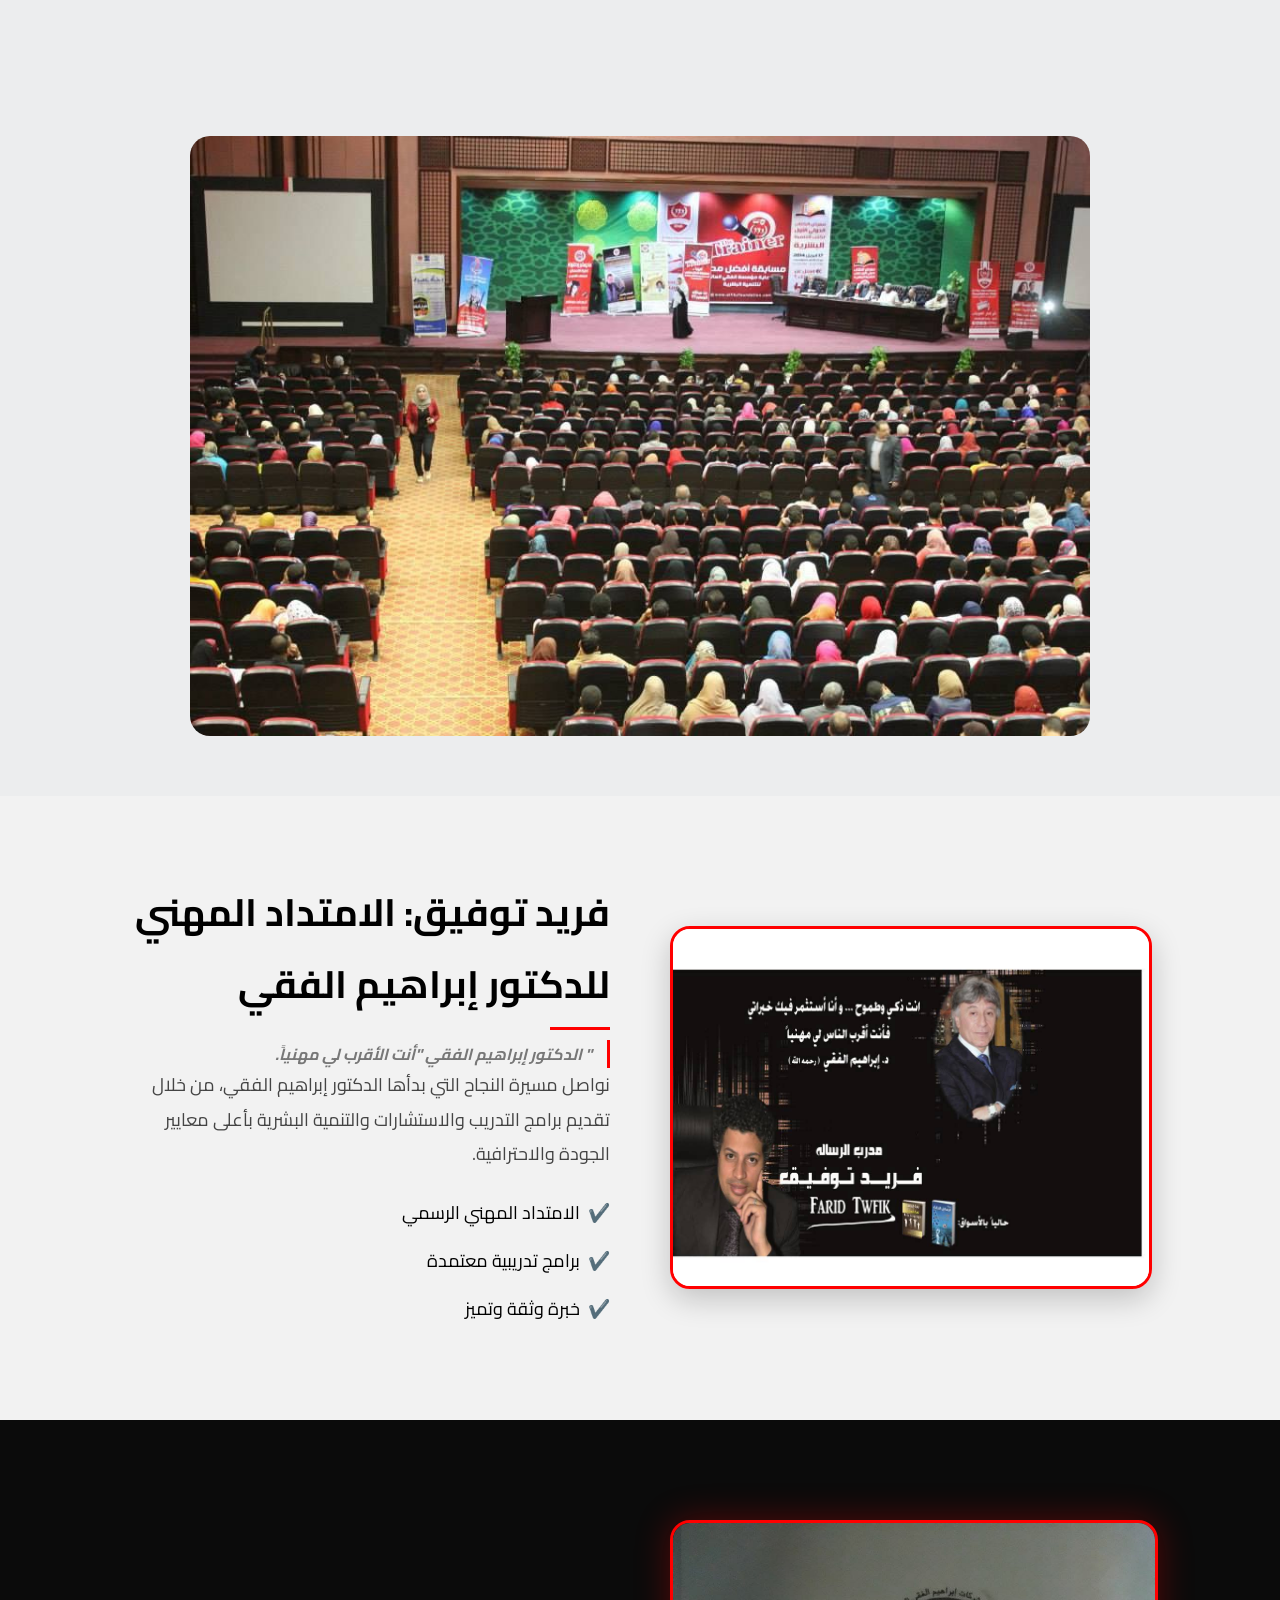
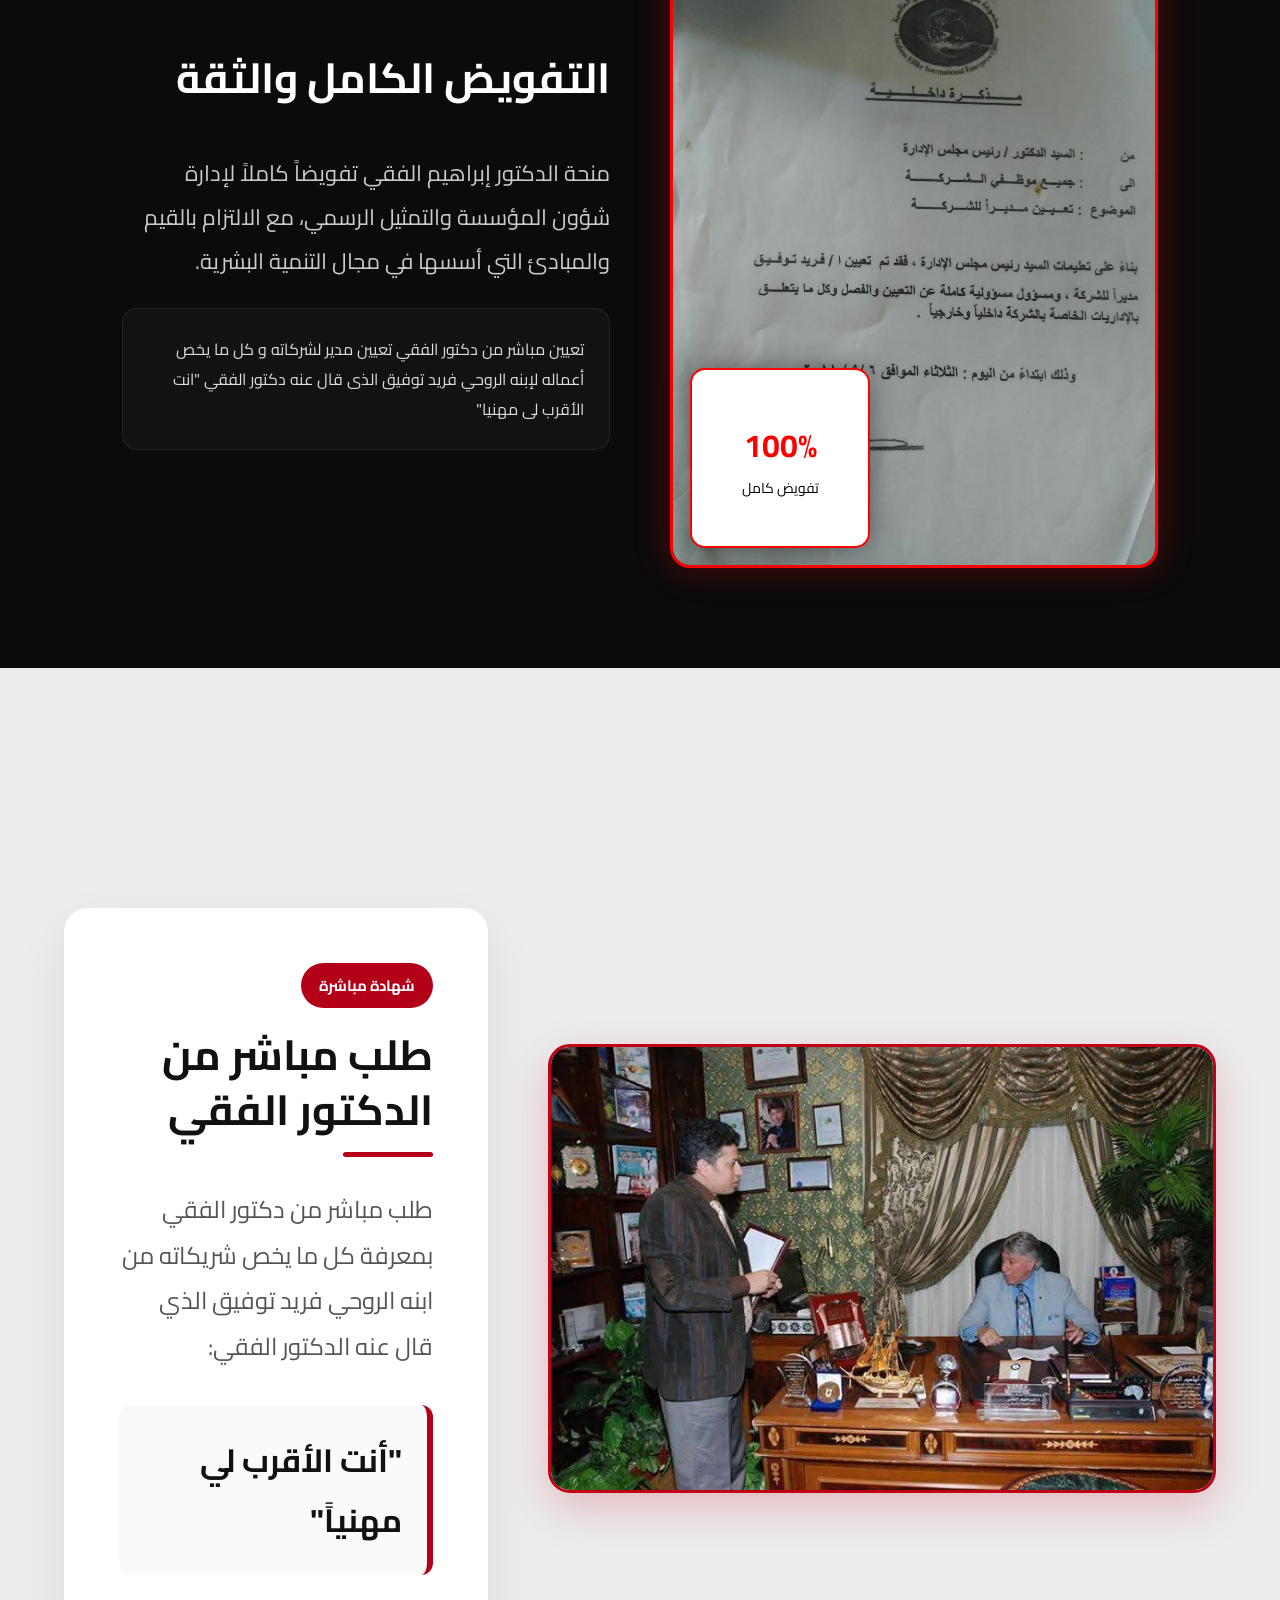
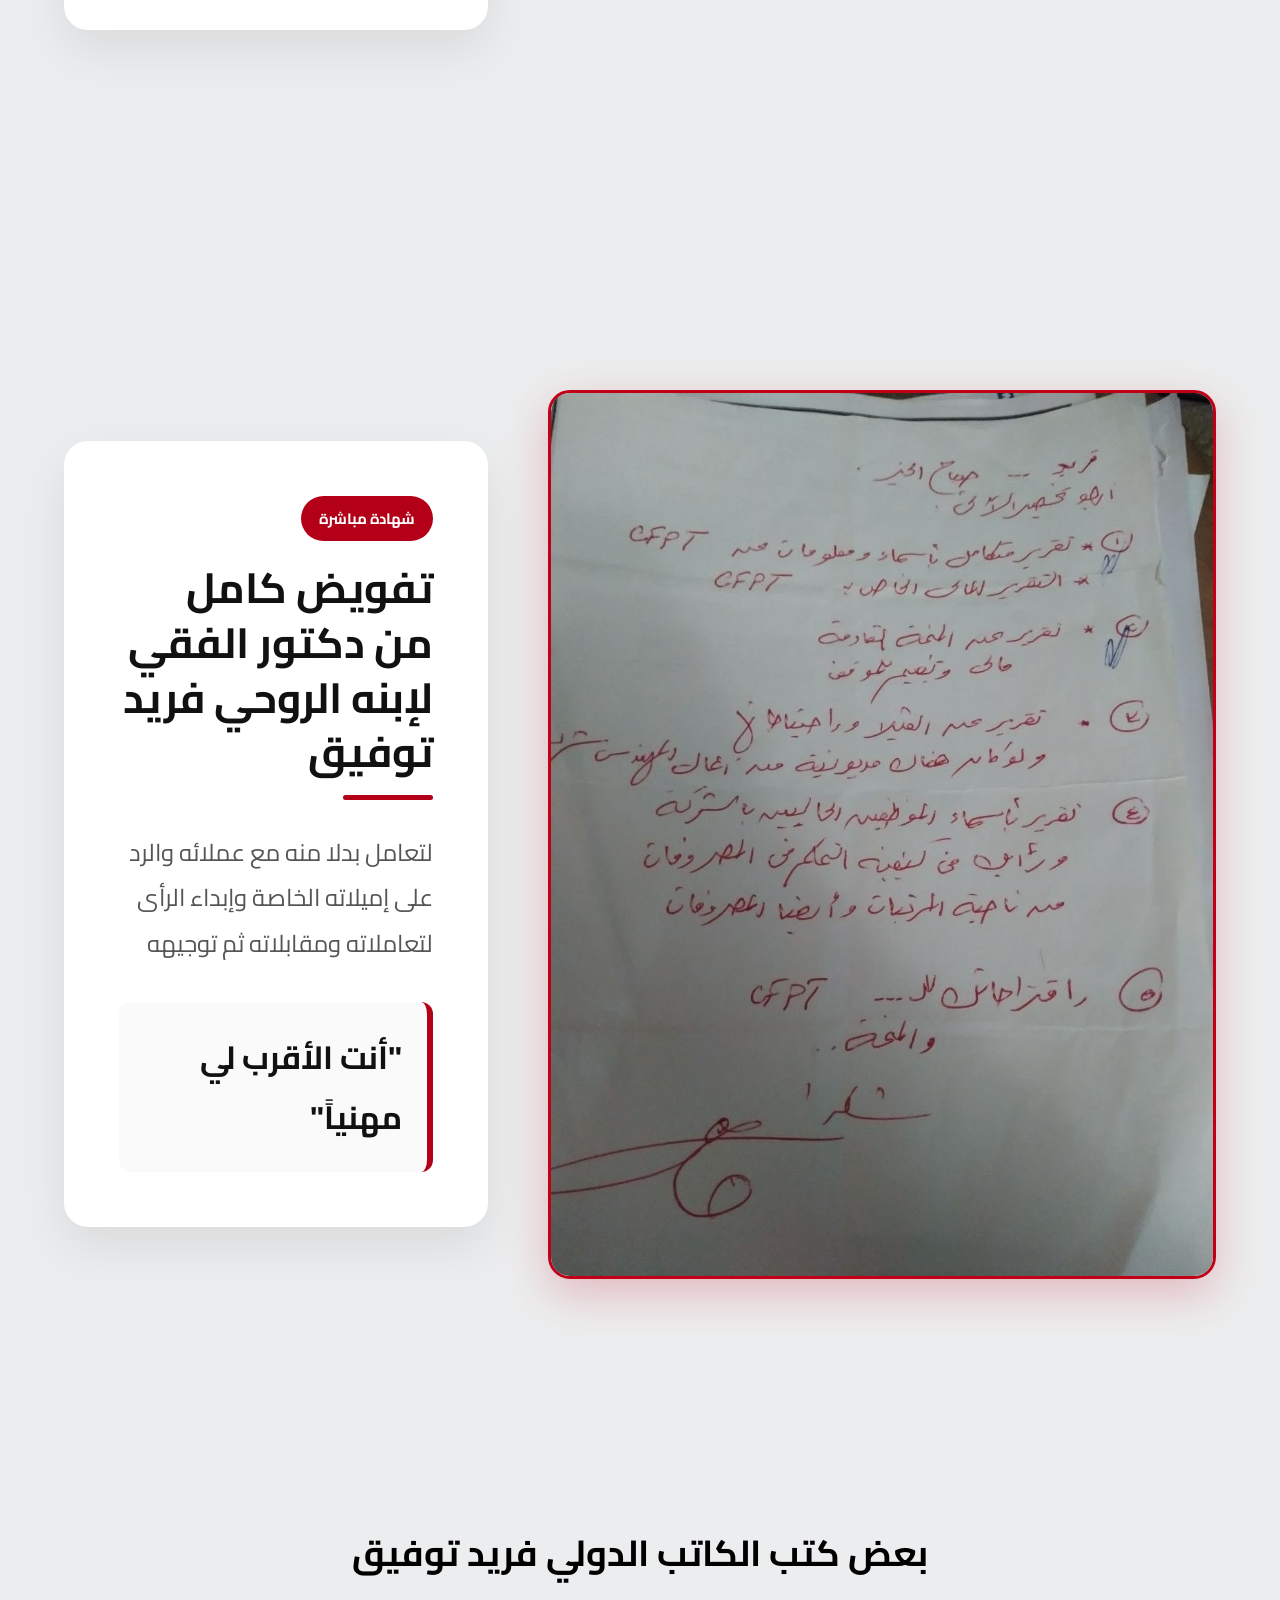
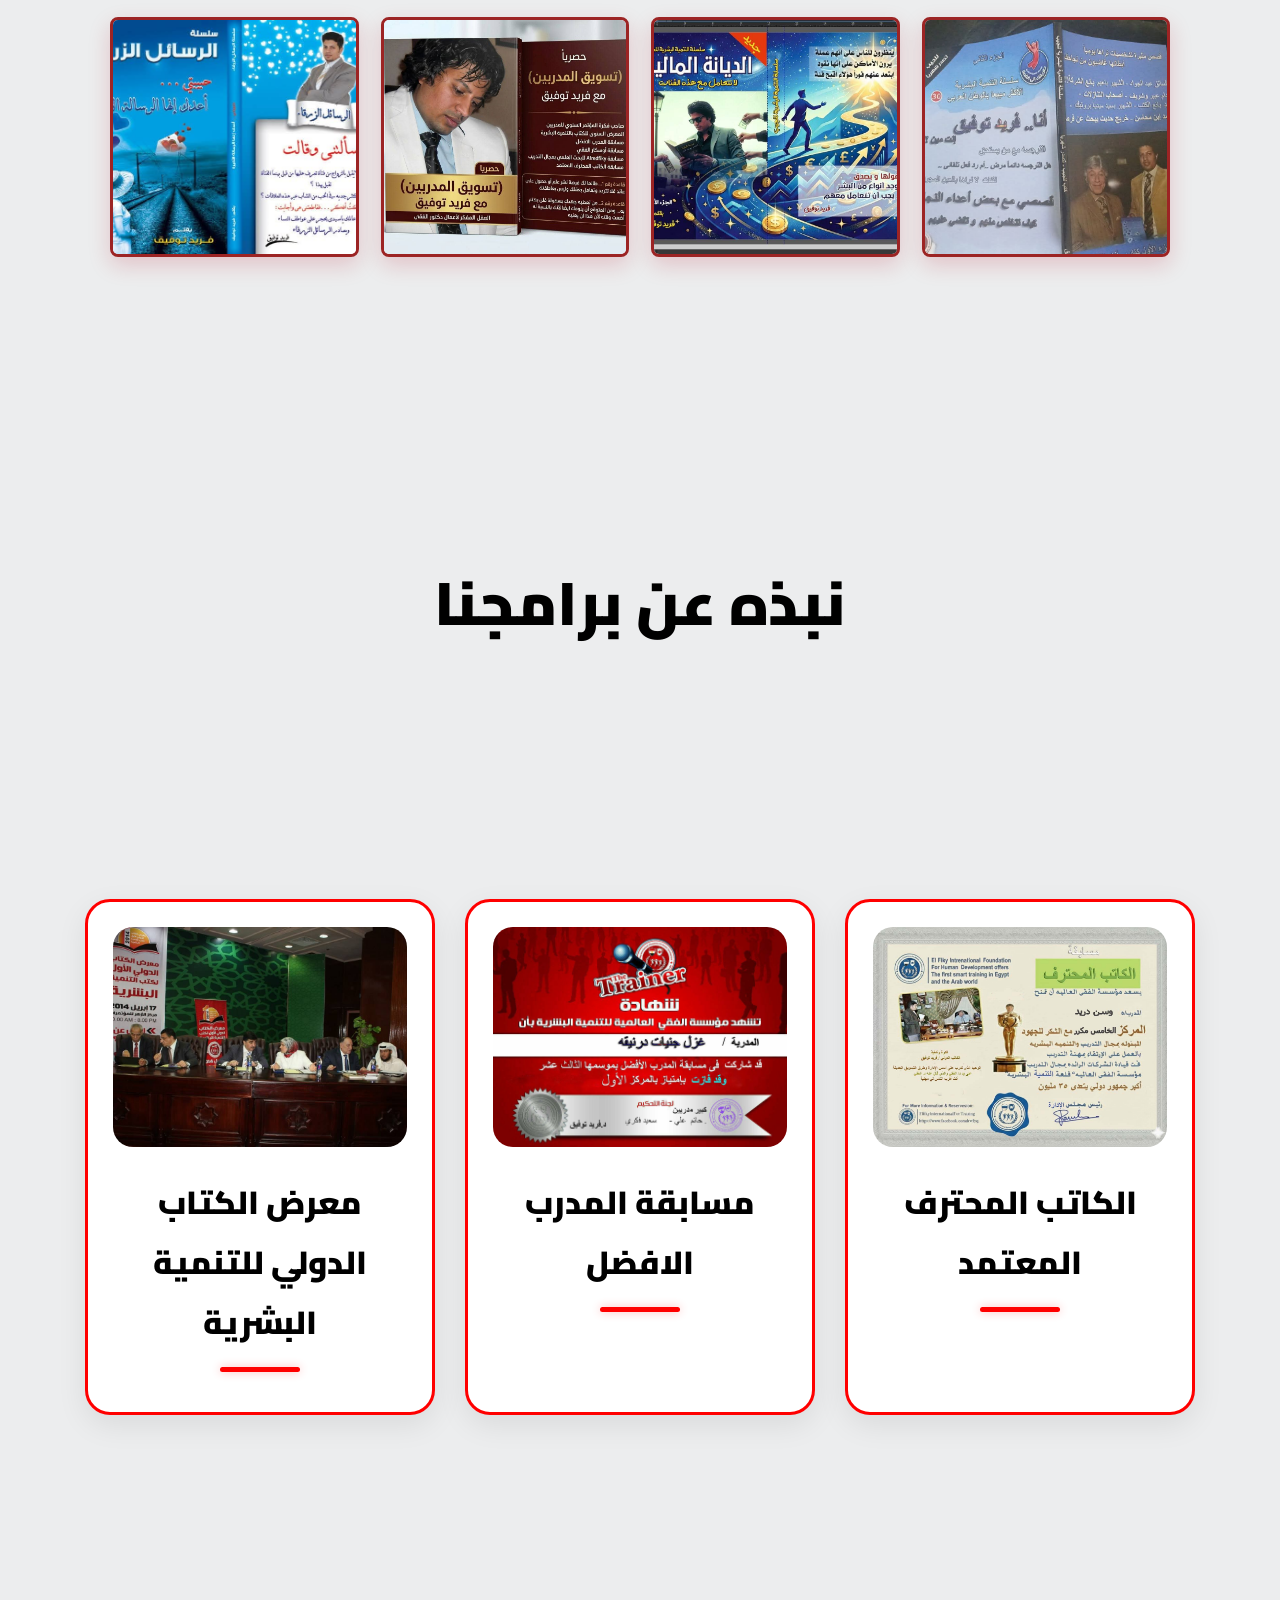
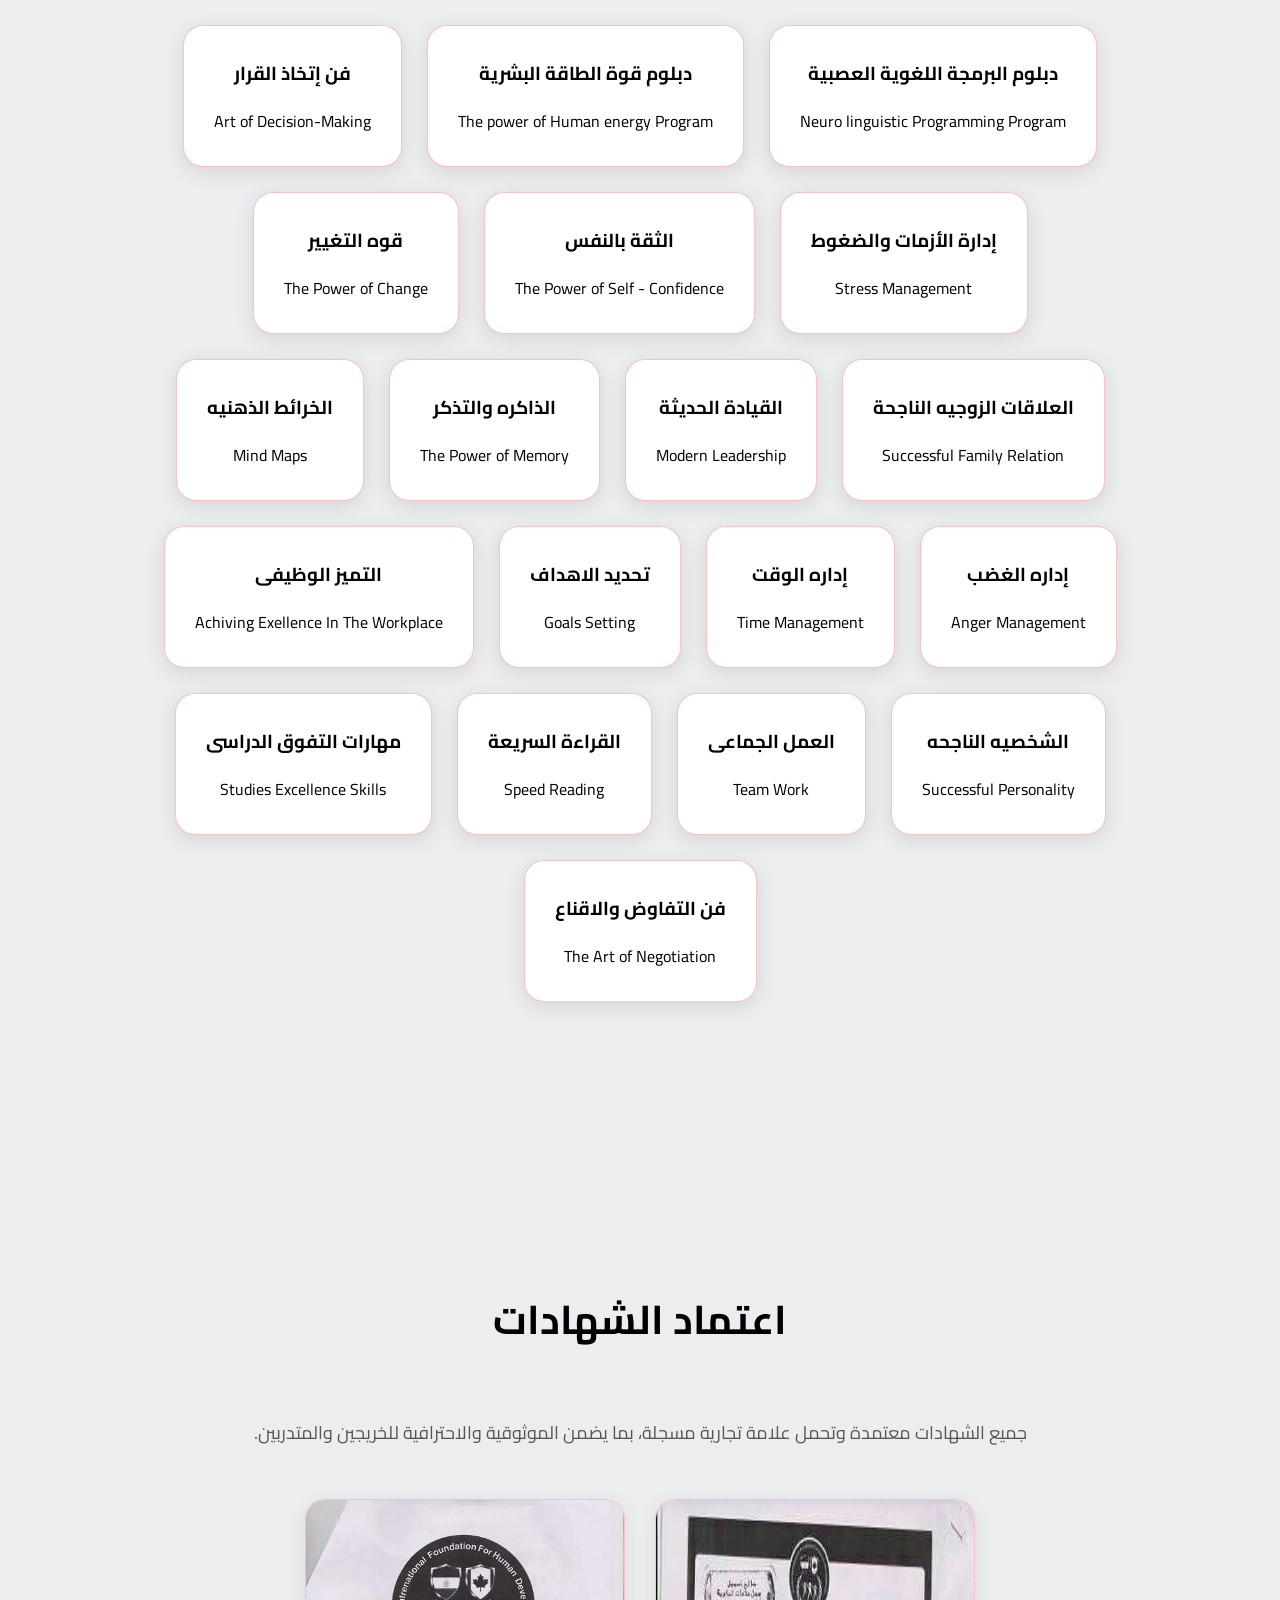
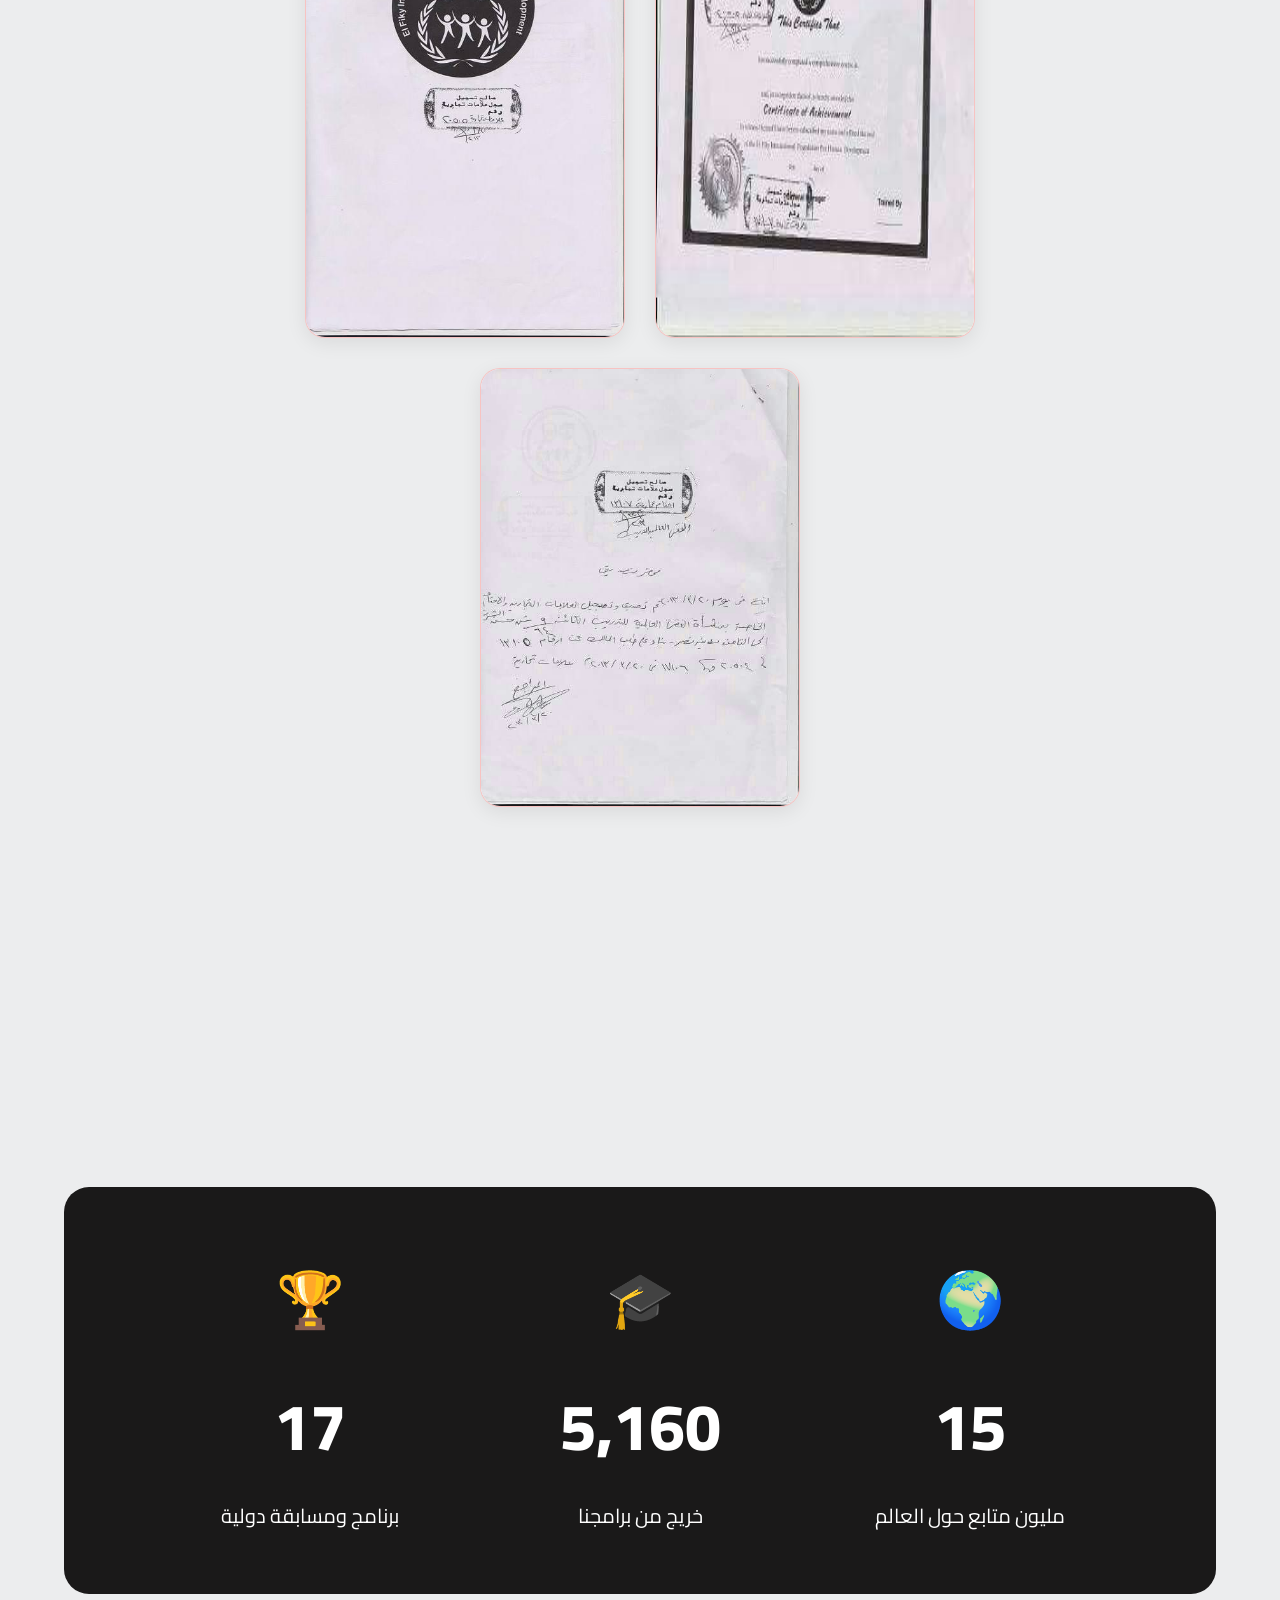
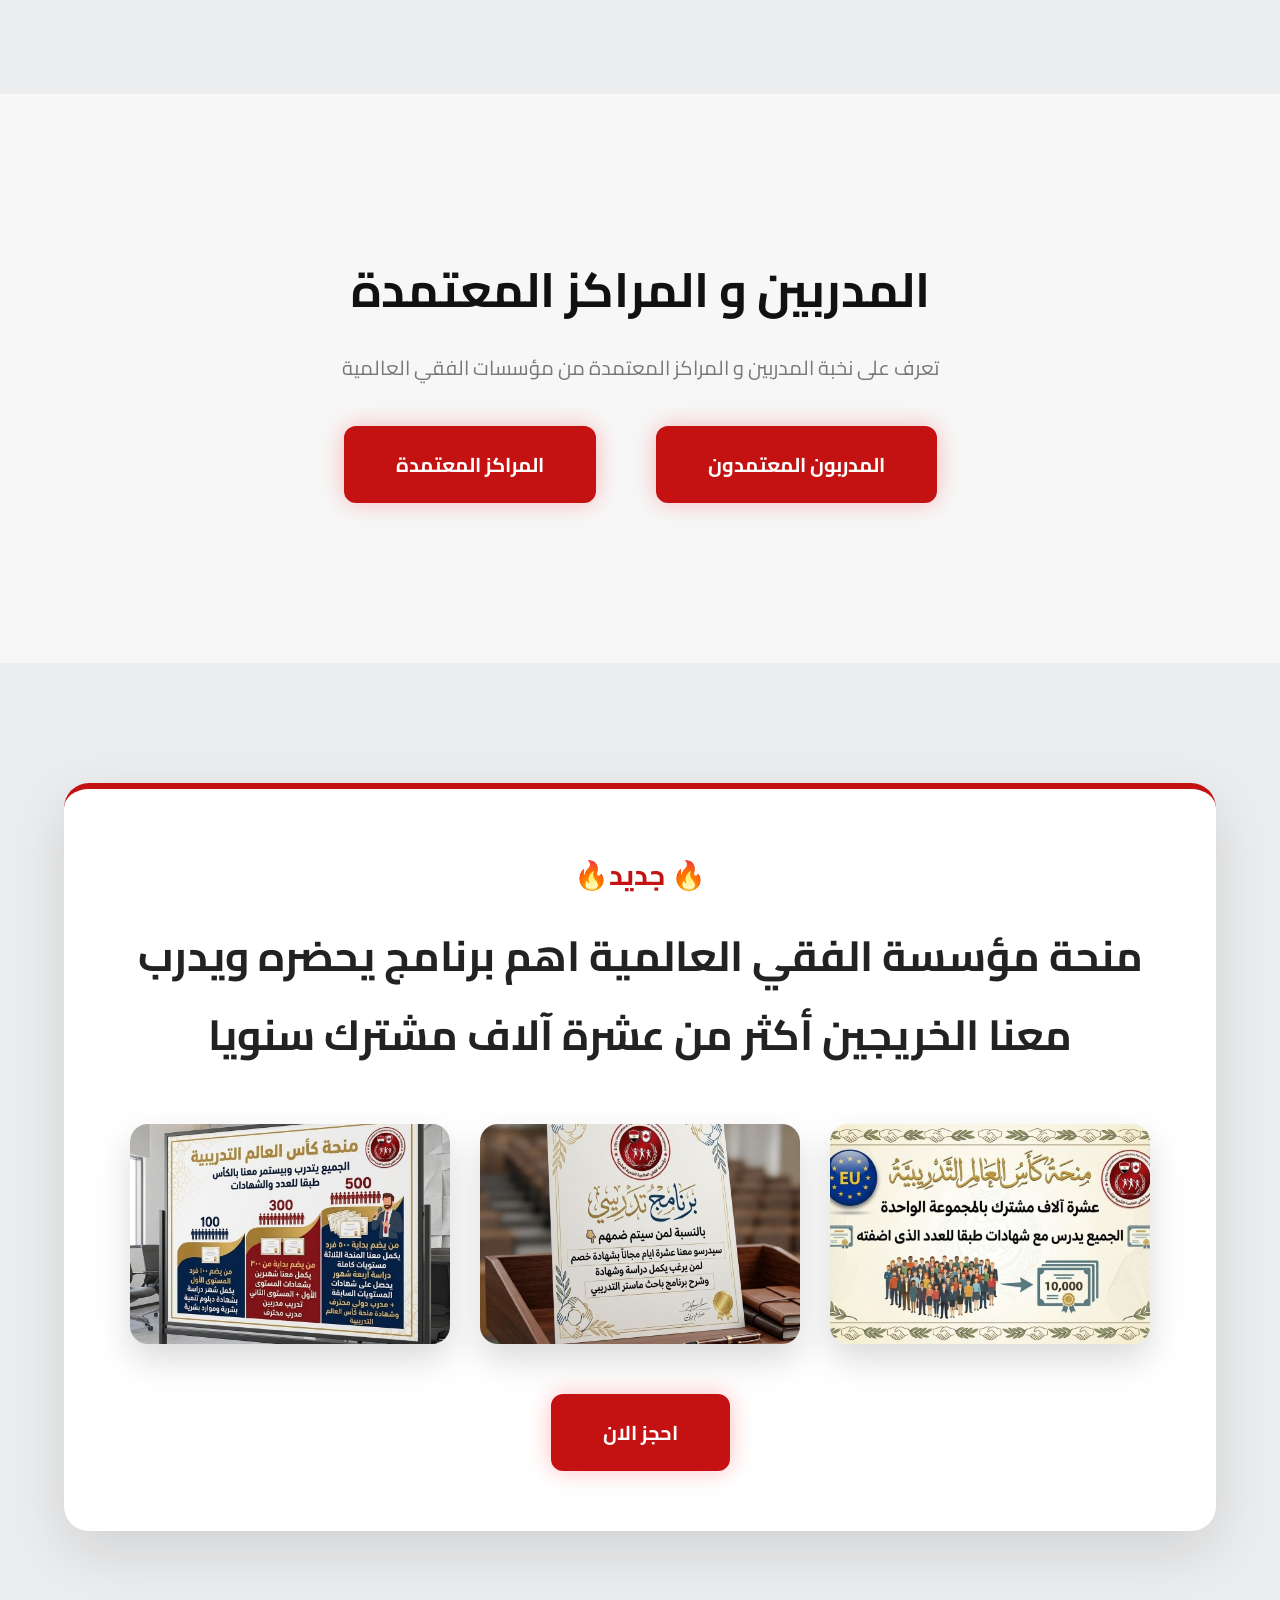
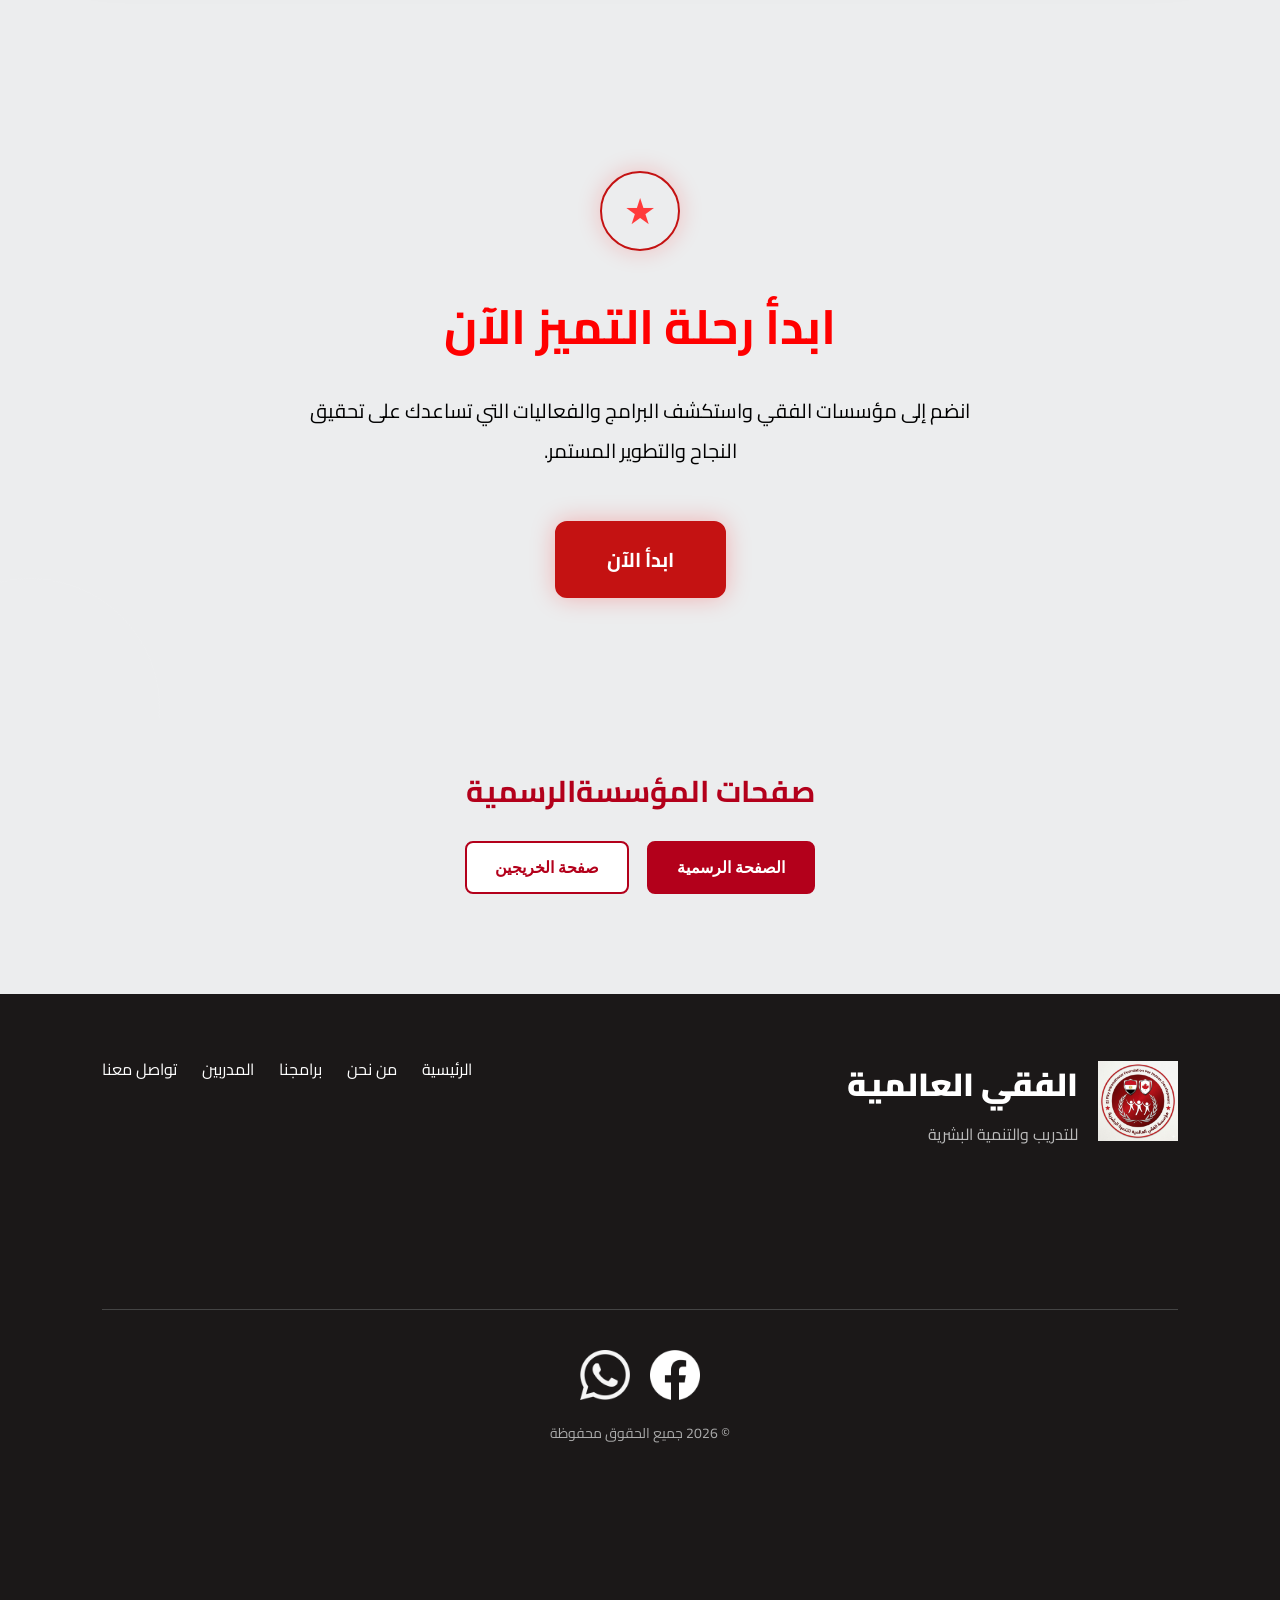
<file: alfekiglobalfoundation.html>
<!DOCTYPE html>
<html lang="ar" dir="rtl">
<head>
    <meta charset="UTF-8">
    <meta name="viewport" content="width=device-width, initial-scale=1.0">
<meta name="google-site-verification" content="yzK7V_12WDAYEzA-K0YsZzIo_TlvaPfq4iJp1TBlG_c" />
    <title>alfekiglobalfoundation
        
    </title>

    <link href="https://fonts.googleapis.com/css2?family=Cairo:wght@300;400;600;700;800&display=swap" rel="stylesheet">
    <link rel="stylesheet" href="STyle_fixed.css">
</head>








<body>



<header class="header">

    <div class="logo-section">

        <a href="#home22" class="logo-link">

            <img src="logo b.png" alt="Logo" class="logo">

            <div class="company">

                <h1>مؤسسات الفقي العالمية</h1>

                <p>AL FEKI GLOBAL FOUNDATION</p>

            </div>

        </a>

    </div>

    <nav class="nav">

        <a href="#home22">الرئيسية</a>

        <a href="#workerss">المدربين و المراكز المعتمدة</a>

        <a href="#contactss">تواصل</a>

    </nav>

</header>
<section id="home22">

    <img src="CONFINTEA conference room.png" id="img1" alt="Hero Background">

    <div class="overlay"></div>

    <div class="hero-content">

        <h3>المؤسسة الأم للتدريب والتنمية البشرية</h3>

        <h1>مؤسسات الفقي العالمية</h1>

        <p>
            المؤسسة الرائدة في التدريب والتنمية البشرية
            واعتماد المدربين والبرامج الاحترافية
            بجمهور يتجاوز 35 مليون متابع حول العالم.
        </p>

        <div class="hero-buttons">

            <a href="#uss" class="hero-btn">من نحن</a>

            <a href="#workk" class="hero-btn2">برامجنا</a>

        </div>

    </div>

    <div class="scroll-arrow">
        ↓
    </div>

</section>


<section id="uss">
<p id="s2p1" class="reveal">من نحن </p>


<p id="s2p2" class="reveal">   مؤسسات الفقي العالمية المؤسسة الأم أشهر مؤسسة تنمية بشرية بالعام  <br>أصحاب علوم التدريب الذي ادخلناه بالوطن العربي عبر دكتور الفقي 
أكبر<br> جمهور دولي يتعدي  <br> <span  style="color: red;"> مليون 35</span>    </p>


<button class="b" class="reveal">للمزيد</button>
</section>

<div id="imgcon" class="reveal">
<img src="WhatsApp Image 2026-06-18 at 11.55.57 PM.jpeg" height="auto" width="780px">

</div>

<div class="dark-wrapper" class="reveal">



    <section class="proof-section" class="reveal">

    <div class="proof-container">

        <!-- LEFT IMAGE -->
        <div class="proof-image-box" class="reveal">
        

            <img src="hero img.jpeg" alt="document" class="reveal">

           

        </div>

        <!-- RIGHT CONTENT -->
        <div class="proof-content" class="reveal">

            <h2 class="reveal">فريد توفيق: الامتداد المهني للدكتور إبراهيم الفقي</h2>
<div class="quote" class="reveal">
       " الدكتور إبراهيم الفقي  "أنت الأقرب لي مهنياً. 
</div>
            <p class="reveal">
            
            نواصل مسيرة النجاح التي بدأها الدكتور إبراهيم الفقي، من خلال
            تقديم برامج التدريب والاستشارات والتنمية البشرية بأعلى معايير
            الجودة والاحترافية.
            </p>

            <ul>

<li class="reveal">   الامتداد المهني الرسمي</li>

                <li class="reveal">برامج تدريبية معتمدة</li>

                <li class="reveal">خبرة وثقة وتميز</li>

            </ul>

        </div>

    </div>

</section>

</section>

    <div class="shape shape1"></div>
<div class="shape shape2"></div>
<div class="shape shape3"></div>
<div class="shape shape4"></div>
<div class="shape shape5"></div>
<div class="shape shape6"></div>

</section>





<section class="trust-section dark-section">

    <div class="shape shape1"></div>
    <div class="shape shape2"></div>
    <div class="shape shape3"></div>
    <div class="shape shape4"></div>

    <div class="container">

        <!-- LEFT IMAGE -->
        <div class="image-box">

            <img src="hero img2.jpeg" alt="document" class="reveal">

            <div class="badge" class="reveal">
                <h3>100%</h3>
                <p>تفويض كامل</p>
            </div>

        </div>

        <!-- RIGHT CONTENT -->
        <div class="content-box" class="reveal">

            <h2 class="reveal">التفويض الكامل والثقة</h2>

            <div class="line" class="reveal"></div>

            <p class="desc" class="reveal">
                منحة الدكتور إبراهيم الفقي تفويضاً كاملاً لإدارة شؤون المؤسسة والتمثيل الرسمي،
                مع الالتزام بالقيم والمبادئ التي أسسها في مجال التنمية البشرية.
            </p>

            <!-- PARAGRAPH BOX -->
            <div class="text-box" class="reveal">

                تعيين مباشر من دكتور الفقي 
  تعيين مدير لشركاته و كل ما يخص أعماله  لإبنه الروحي فريد توفيق 
الذى قال عنه دكتور الفقي
 "انت الأقرب لى مهنيا"

            </div>

        </div>

    </div>

</section>



<section class="story-section" class="reveal">

    <div class="story-image">
        <img src="hero 4.jpeg" alt="" class="reveal">
    </div>

    <div class="story-content" class="reveal">

        <span class="story-tag" class="reveal">شهادة مباشرة</span>

        <h2 class="reveal">
            طلب مباشر من الدكتور الفقي
        </h2>

        <div class="red-line" class="reveal"></div>

        <p class="reveal">
            طلب مباشر من دكتور الفقي بمعرفة كل ما يخص شريكاته من ابنه الروحي
            فريد توفيق الذي قال عنه الدكتور الفقي:
        </p>

        <blockquote class="reveal">
            "أنت الأقرب لي مهنياً"
        </blockquote>

    </div>

</section>


<section class="story-section" class="reveal">

    <div class="story-image">
        <img src="hero 3.jpeg" alt="" class="reveal">
    </div>

    <div class="story-content" class="reveal">

        <span class="story-tag" class="reveal">شهادة مباشرة</span>

        <h2 class="reveal">
            تفويض كامل من دكتور الفقي
لإبنه الروحي فريد توفيق
        </h2>

        <div class="red-line" class="reveal"></div>

        <p class="reveal">
            لتعامل بدلا منه مع عملائه والرد على إميلاته الخاصة
وإبداء الرأى لتعاملاته ومقابلاته ثم توجيهه
        </p>

        <blockquote class="reveal">
            "أنت الأقرب لي مهنياً"
        </blockquote>

    </div>

</section>

<section class="company-gallery" class="reveal">
  <h2 class="company-gallery-heading" class="reveal">بعض كتب الكاتب الدولي فريد توفيق</h2>

  <div class="company-gallery-grid" class="reveal">
    <div class="company-gallery-box" class="reveal">
      <img src="hero 5.jpeg" alt="Gallery image 1" class="reveal">
    </div>

    <div class="company-gallery-box">
      <img src="hero6.jpeg" alt="Gallery image 2" class="reveal">
    </div>

    <div class="company-gallery-box">
      <img src="hero 7.jpeg" alt="Gallery image 3" class="reveal">
    </div>

    <div class="company-gallery-box">
      <img src="hero 8.jpeg" alt="Gallery image 4" class="reveal">
    </div>
  </div>
</section>












<section id="workk" class="reveal">
<p id="v" style="font-size: 60px;" class="reveal"> نبذه عن برامجنا</p>




</article>

<div class="shape shape1" class="reveal"></div>
<div class="shape shape2" class="reveal"></div>
<div class="shape shape3" class="reveal"></div>
<div class="shape shape4 "class="reveal"></div>
<div class="shape shape5"class="reveal"></div>
<div class="shape shape6"class="reveal"></div>

</section>
<section class="cards reveal" >

    <div class="card reveal">
        <img src="writer.jpeg" alt="Photo" class="reveal">
        <h3 class="reveal">الكاتب المحترف المعتمد</h3>
        <div class="line reveal" ></div>
        <p>
            
        </p>
    </div>

    <div class="card reveal" >
        <img src="trainer.jpeg" alt="Photo" class="reveal">
        <h3 class="reveal">مسابقة المدرب الافضل</h3>
        <div class="line reveal" ></div>
        <p>
            
        </p>
    </div>

    <div class="card reveal " >
        <img src="ma3rd.jpeg" alt="Photo">
        <h3 class="reveal">معرض الكتاب الدولي للتنمية البشرية</h3>
        <div class="line reveal" ></div>
        <p>
            
        </p>


    </div>


    <section id="programs">

    <h2 class="section-title"></h2>

    <div class="programs-grid">

        <div class="program-card reveal">
            <h3>دبلوم البرمجة اللغوية 
العصبية
</h3>
            <p>Neuro linguistic  
Programming Program
</p>
        </div>

        <div class="program-card reveal">
            <h3>دبلوم قوة الطاقة البشرية</h3>
            <p>The  power of Human energy Program</p>
        </div>

        <div class="program-card reveal">
            <h3>فن إتخاذ القرار</h3>
            <p>Art of Decision-Making</p>
        </div>

        <div class="program-card reveal">
            <h3>إدارة الأزمات والضغوط</h3>
            <p>Stress Management</p>
        </div>

        <div class="program-card reveal">
            <h3>الثقة بالنفس</h3>
            <p>The Power of Self - Confidence</p>
        </div>

        <div class="program-card reveal">
            <h3>قوه التغيير</h3>
            <p>The Power of Change</p>
        </div>

        <div class="program-card reveal">
            <h3>العلاقات الزوجيه الناجحة </h3>
            <p>Successful Family  Relation </p>
        </div>

        <div class="program-card reveal">
            <h3> القيادة الحديثة</h3>
            <p> Modern  Leadership</p>
        </div>
<div class="program-card reveal">
    <h3> الذاكره والتذكر</h3>
    <p> The Power of Memory </p>
</div>
<div class="program-card reveal">
    <h3>الخرائط الذهنيه </h3>
    <p>  Mind Maps</p>
</div>
<div class="program-card reveal">
    <h3>إداره الغضب </h3>
    <p>  Anger Management</p>
</div>
<div class="program-card reveal">
    <h3>إداره الوقت </h3>
    <p> Time Management </p>
</div>
<div class="program-card reveal">
    <h3> تحديد الاهداف</h3>
    <p> Goals  Setting </p>
</div>
<div class="program-card reveal">
    <h3> التميز الوظيفى</h3>
    <p>  Achiving Exellence In The Workplace</p>
</div>
<div class="program-card reveal">
    <h3> الشخصيه الناجحه</h3>
    <p> Successful Personality </p>
</div>
<div class="program-card reveal">
    <h3> العمل الجماعى</h3>
    <p>Team  Work  </p>
</div>
<div class="program-card reveal">
    <h3>القراءة السريعة </h3>
    <p> Speed Reading </p>
</div>
<div class="program-card reveal">
    <h3> مهارات التفوق الدراسى</h3>
    <p> Studies Excellence  Skills </p>
</div>
<div class="program-card reveal">
    <h3> فن التفاوض والاقناع</h3>
    <p> The Art of Negotiation </p>
</div>
    </div>

</section>


<section id="certificates">

    <h2 class="section-title reveal">اعتماد الشهادات</h2>

    <p class="cert-text reveal">
        جميع الشهادات معتمدة وتحمل علامة تجارية مسجلة، بما يضمن
        الموثوقية والاحترافية للخريجين والمتدربين.
    </p>

    <div class="cert-gallery reveal">

        <div class="cert-card">
            <img src="c1.jpeg" alt="شهادة 1">
        </div>

        <div class="cert-card">
            <img src="c2.jpeg" alt="شهادة 2">
        </div>

        <div class="cert-card">
            <img src="c3.jpeg" alt="شهادة 3">
        </div>

    </div>

</section>

</section>


<section id="stats">

    <div class="stats-overlay">

        <div class="stat-box">

            <div class="stat-icon">🌍</div>

            <div class="counter" data-target="35">0</div>

            <p>مليون متابع حول العالم</p>

        </div>

        <div class="stat-box">

            <div class="stat-icon">🎓</div>

            <div class="counter" data-target="12000">0</div>

            <p>خريج من برامجنا</p>

        </div>

        <div class="stat-box">

            <div class="stat-icon">🏆</div>

            <div class="counter" data-target="40">0</div>

            <p>برنامج ومسابقة دولية</p>

        </div>

    </div>

</section>

<script>

const counters = document.querySelectorAll(".counter");

const observer = new IntersectionObserver(entries => {

    entries.forEach(entry => {

        if(entry.isIntersecting){

            const counter = entry.target;
            const target = +counter.dataset.target;

            let count = 0;

            function update(){

                const increment = target / 100;

                if(count < target){

                    count += increment;

                    counter.innerText =
                    Math.floor(count).toLocaleString();

                    requestAnimationFrame(update);

                }else{

                    counter.innerText =
                    target.toLocaleString() + "+";

                }

            }

            update();

            observer.unobserve(counter);

        }

    });

});

counters.forEach(counter=>{
    observer.observe(counter);
});

</script>













<section class="trainer-section reveal" id="workerss">

    <div class="section-title reveal">

        <h2 class="reveal"> المدربين و المراكز المعتمدة</h2>

        <p>تعرف على نخبة المدربين و المراكز المعتمدة من مؤسسات الفقي العالمية</p>


<div class="btn-center reveal">
<a href="المدربون المعتمدون.html" class="cta-btn">

 المدربون المعتمدون
    </a>

     <a href="المراكز المعتمدة.html" class="cta-btn">
        المراكز المعتمدة
    </a>
</div>
</section>




<section class="offer-section reveal">

    <h3>🔥 جديد🔥</h3>

    <h2>منحة مؤسسة الفقي العالمية اهم برنامج يحضره  ويدرب معنا الخريجين 
  أكثر من عشرة آلاف مشترك سنويا</h2>

    <p>
        
 
    </p>

    <div class="offer-gallery">

        <img src="WhatsApp Image 2026-06-28 at 7.40.34 PM.jpeg" alt="Offer 1">

        <img src="WhatsApp Image 2026-06-28 at 7.40.34 PM (1).jpeg" alt="Offer 2">

        <img src="WhatsApp Image 2026-06-28 at 7.40.34 PM (2).jpeg" alt="Offer 3">

    </div>

    <a href="https://wa.me/01212787878" class="cta-btn">
        احجز الان
    </a>

</section>







<section class="cta reveal">

    <div class="cta-icon">
        ★
    </div>

    <h2>ابدأ رحلة التميز الآن</h2>

    <p>
        انضم إلى مؤسسات الفقي واستكشف البرامج والفعاليات
        التي تساعدك على تحقيق النجاح والتطوير المستمر.
    </p>

    <a href="https://wa.me/01212787878" class="cta-btn">
        ابدأ الآن
    </a>

</section>


<div class="gallery-action reveal">
  <h3 class="gallery-action-heading">صفحات المؤسسةالرسمية</h3>

  <div class="gallery-action-buttons">
    <a href="

https://www.facebook.com/share/1AEh96k7L9/" class="red-action-btn primary">
      <span class="btn-icon"></span>
      الصفحة الرسمية
    </a>

    <a href="


https://www.facebook.com/share/15UpR2e5UB/" class="red-action-btn secondary">
      <span class="btn-icon" > </span>
      صفحة الخريجين
    </a>
  </div>
</div>



<footer class="footer">

    <div class="footer-top">

        <div class="footer-brand">
            <img src="logo5.jpeg" alt="Logo" class="footer-logo">

            <div>
                <h2>الفقي العالمية</h2>
                <p>للتدريب والتنمية البشرية</p>
            </div>
        </div>

        <div class="footer-links">
            <a href="#home22">الرئيسية</a>
            <a href="#uss">من نحن</a>
            <a href="#workk">برامجنا</a>
            <a href="#workerss">المدربين</a>
            <a href="#contactss">تواصل معنا</a>
        </div>

    </div>
<section id="contactss">
    <div class="footer-line"></div>

    <div class="footer-bottom">

        <div class="footer-icons">

            <a href="https://www.facebook.com/share/1AEh96k7L9/" >
                <img src="facebook (1).png" alt="">
            </a>

            <a href="
            01212787878">
                <img src="whatsapp (2).png" alt="">
            </a>

        </div>

        <p>© 2026 جميع الحقوق محفوظة</p>

    </div>

</footer>

</section>

<script>
const reveals = document.querySelectorAll (".reveal");



function revealOnScroll() {

    reveals.forEach((element) => {

        const windowHeight = window.innerHeight;
        const elementTop = element.getBoundingClientRect().top;

        if (elementTop < windowHeight - 100) {
            element.classList.add("active");
        }

    });

}

window.addEventListener("scroll", revealOnScroll);
revealOnScroll();
</script>









<script>

const header=document.querySelector(".header");

window.addEventListener("scroll",()=>{

    if(window.scrollY>40){

        header.classList.add("scrolled");

    }else{

        header.classList.remove("scrolled");

    }

});

</script>

</body>
</html
</file>
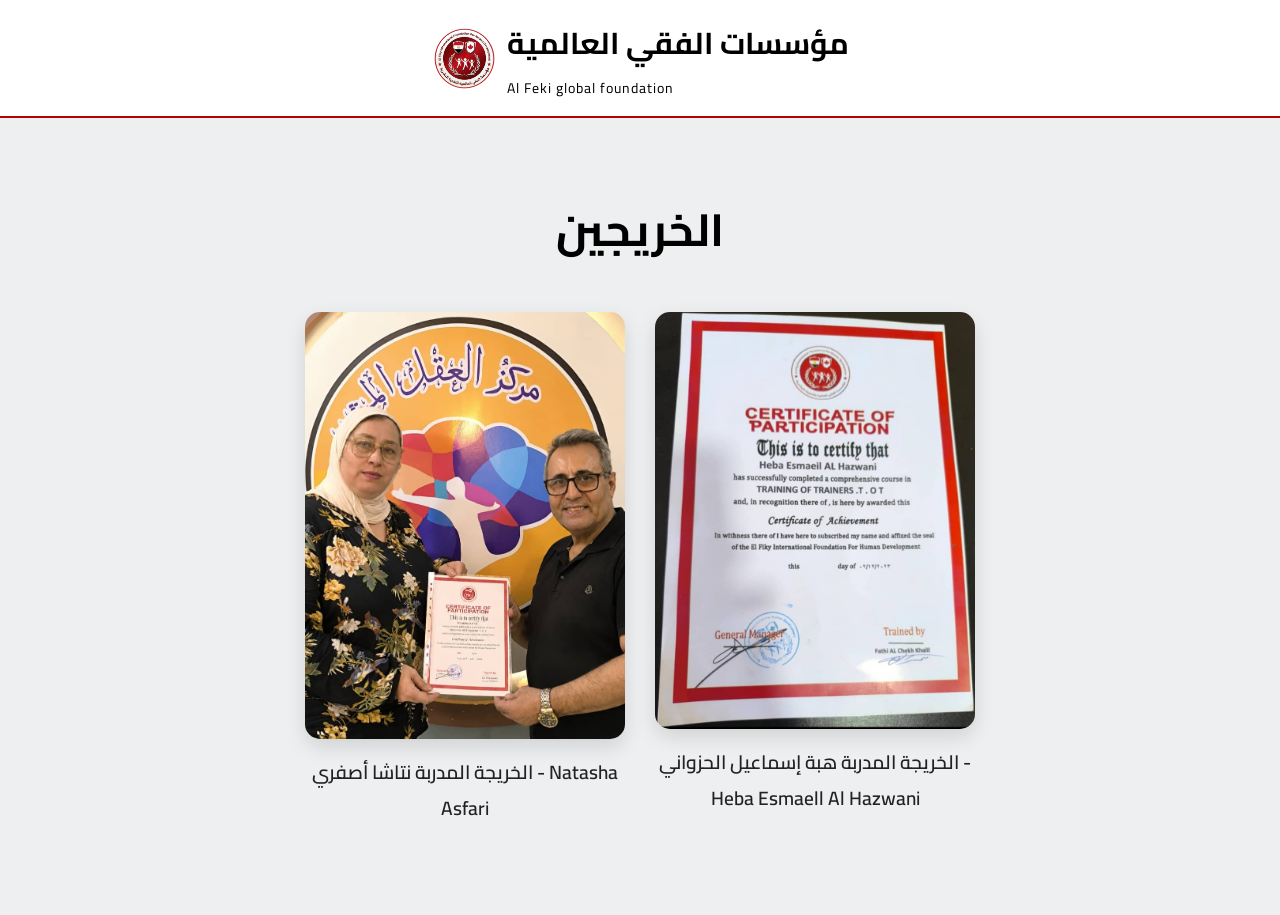
<file: fathi.html>
<!DOCTYPE html>
<html lang="en">
<head>

    <!-- Google Tag Manager -->
<script>(function(w,d,s,l,i){w[l]=w[l]||[];w[l].push({'gtm.start':
new Date().getTime(),event:'gtm.js'});var f=d.getElementsByTagName(s)[0],
j=d.createElement(s),dl=l!='dataLayer'?'&l='+l:'';j.async=true;j.src=
'https://www.googletagmanager.com/gtm.js?id='+i+dl;f.parentNode.insertBefore(j,f);
})(window,document,'script','dataLayer','GTM-T7MH32RR');</script>
<!-- End Google Tag Manager -->
    <meta charset="UTF-8">
    <meta name="viewport" content="width=device-width, initial-scale=1.0">
    <title>حريجين فتحي</title>
    <link rel="stylesheet" href="fathi.css">
     <link href="https://fonts.googleapis.com/css2?family=Cairo:wght@300;400;600;700;800&display=swap" rel="stylesheet">
</head>
<body>
    
<!-- Google Tag Manager (noscript) -->
<noscript><iframe src="https://www.googletagmanager.com/ns.html?id=GTM-T7MH32RR"
height="0" width="0" style="display:none;visibility:hidden"></iframe></noscript>
<!-- End Google Tag Manager (noscript) -->

<header class="header">
    <a href="index.html" class="logo-link">
    <div class="logo-container">
        
            <img src="logo b.png" alt="Company Logo" class="logo">
            <div class="company-text">
                <h1 style="font-family: cairo;">مؤسسات الفقي العالمية</h1>
                <p>Al Feki global foundation</p>
            </div>
        
    </div>
    </a>
</header>


<section class="categories">

    <h2 class="section-title">الخريجين </h2>

    <div class="category-grid">

        <div class="category-card">
    <img src="ناتاشا.jpeg" alt="Natasha Asfari">
    <h3>الخريجة المدربة نتاشا أصفري - Natasha Asfari</h3>
</div>

<div class="category-card">
    <img src="هبة.jpeg" alt="Heba Esmaell Al Hazwani">
    <h3>الخريجة المدربة هبة إسماعيل الحزواني - Heba Esmaell Al Hazwani</h3>
</div>


</section>





</body>
</html>
</file>
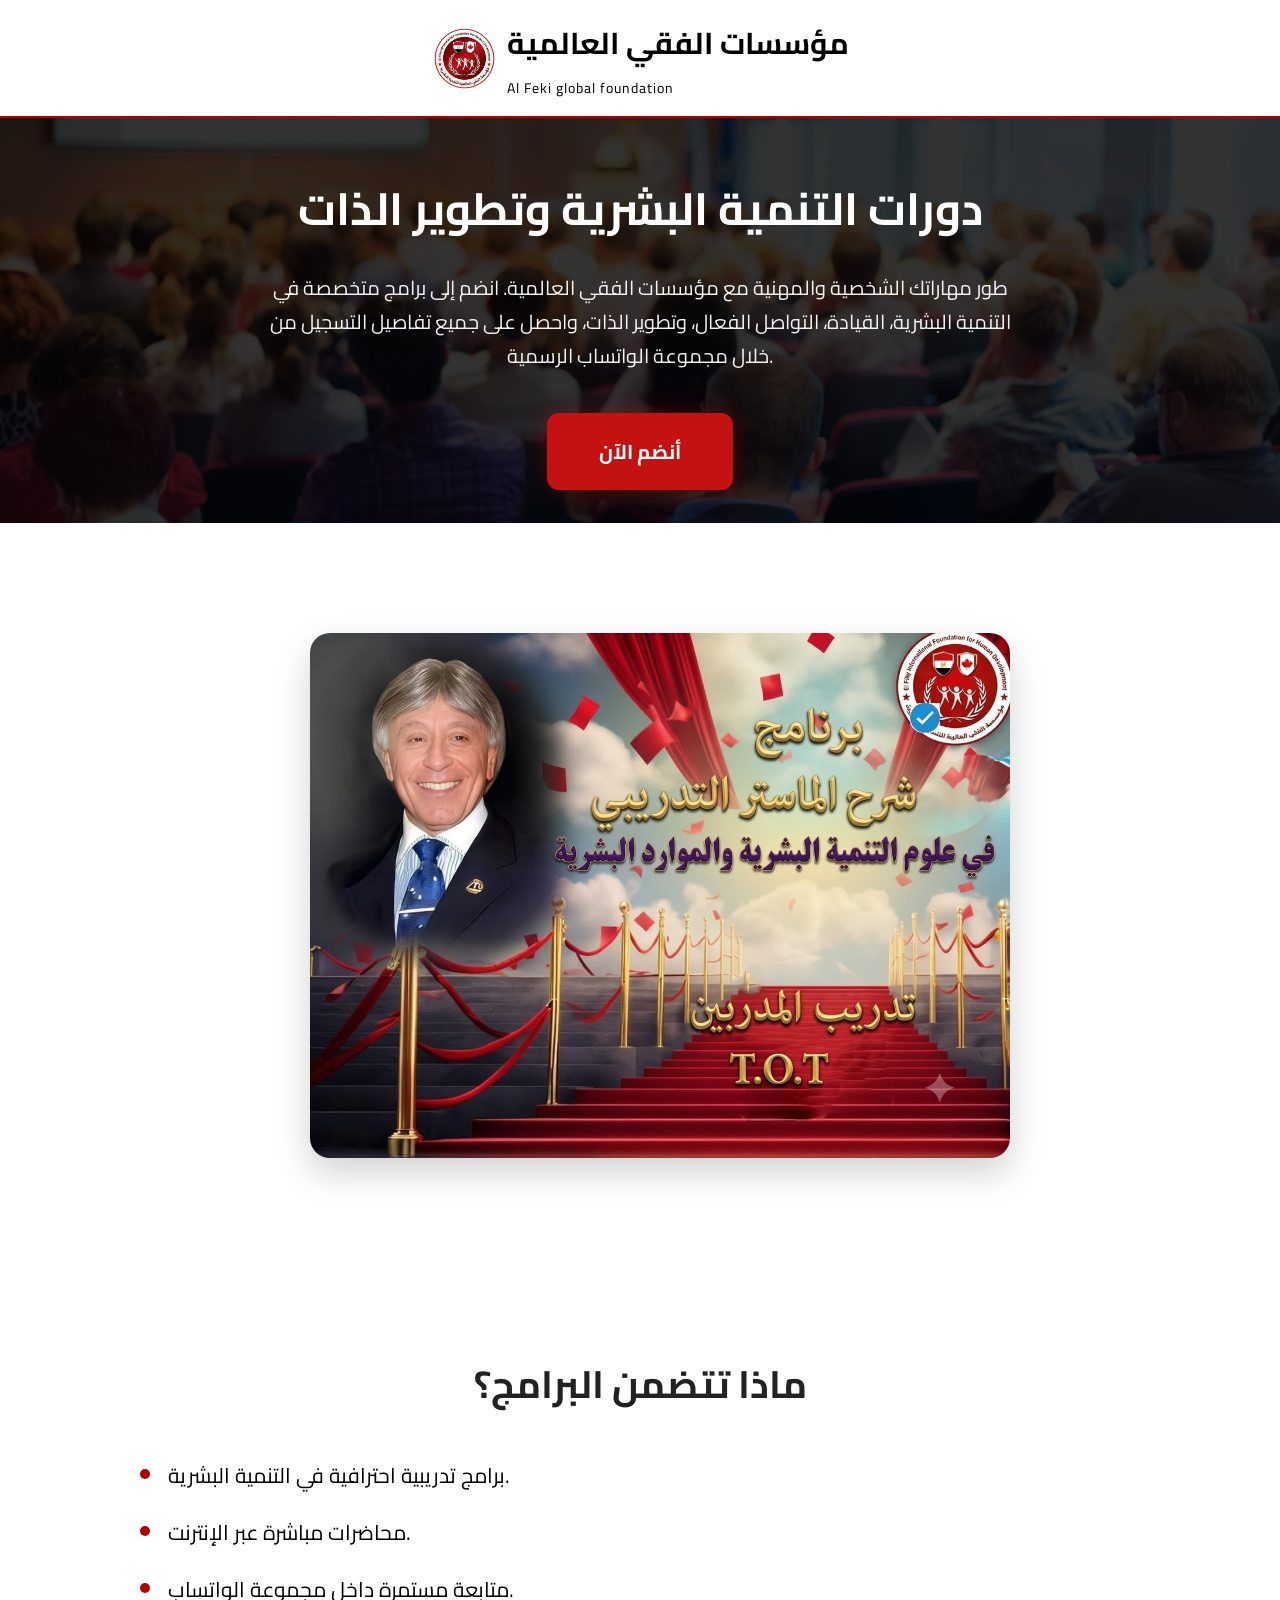
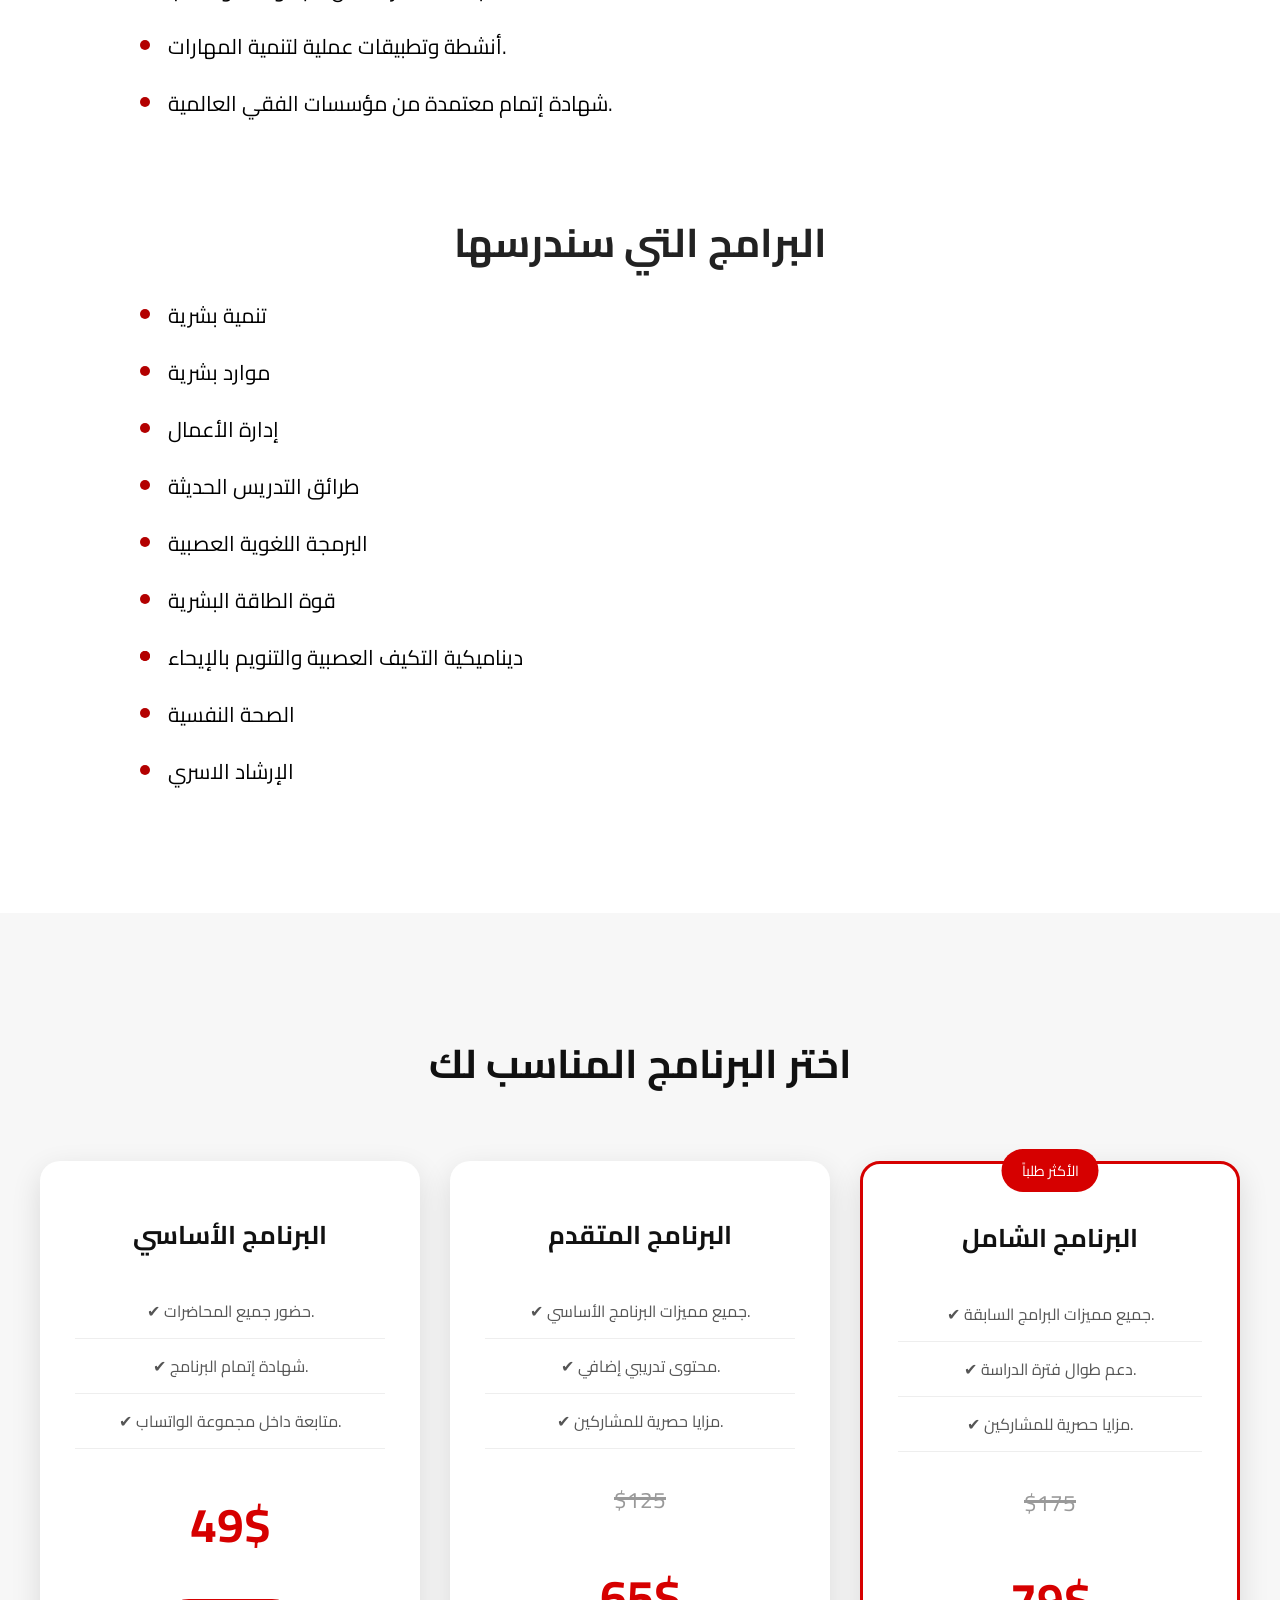
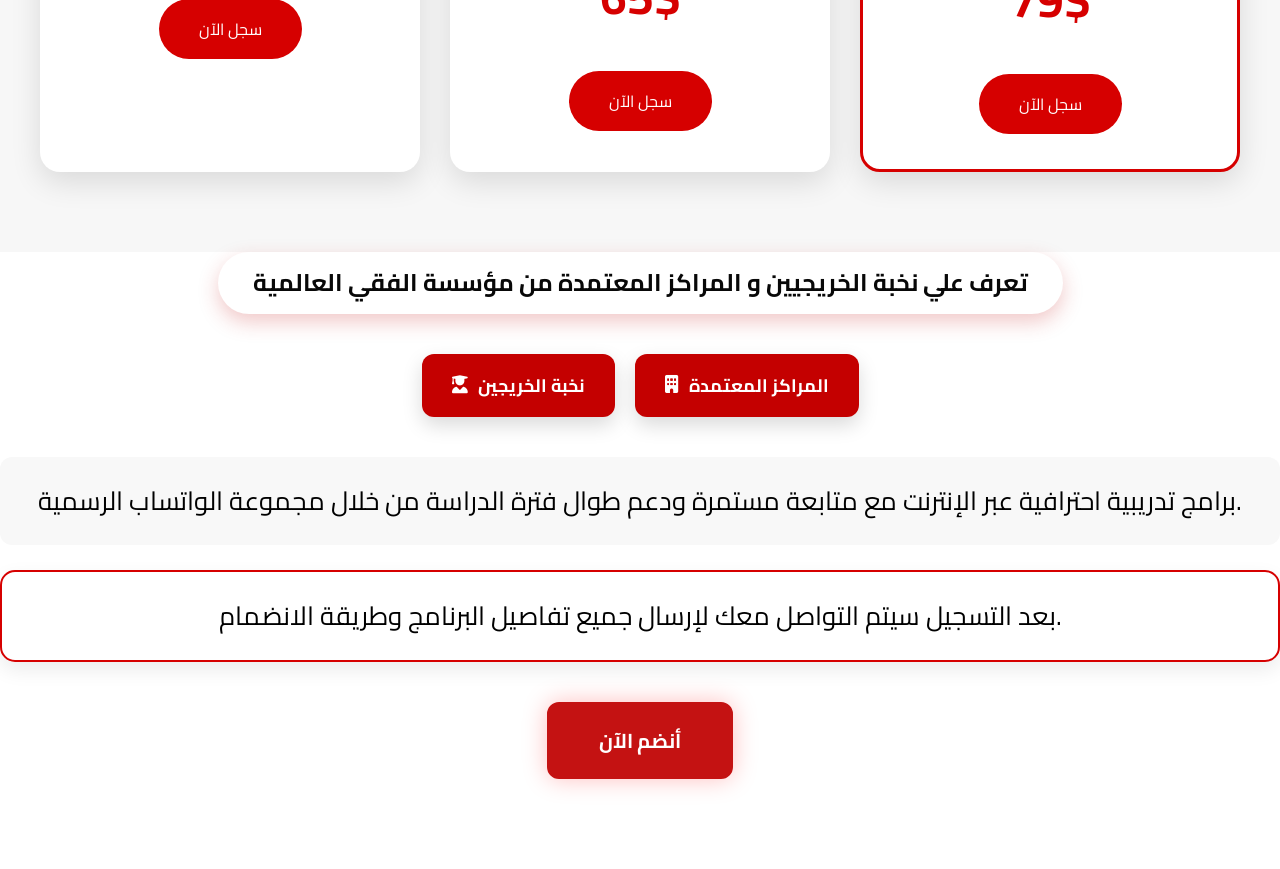
<file: human-development.html>
<!DOCTYPE html>
<html lang="en">
<head>
    <meta charset="UTF-8">
    <meta name="viewport" content="width=device-width, initial-scale=1.0">
   <title>دورات التنمية البشرية وتطوير الذات | مؤسسات الفقي العالمية</title>

<meta name="description" content="اكتشف أفضل برامج التنمية البشرية وتطوير الذات مع مؤسسات الفقي العالمية. تعلم القيادة، مهارات التواصل، إدارة الوقت، الذكاء العاطفي، وتنمية المهارات الشخصية من خلال برامج تدريبية احترافية.">

<meta name="keywords" content="التنمية البشرية, دورات التنمية البشرية, دورة تنمية بشرية, تطوير الذات, تطوير المهارات, تنمية المهارات, مهارات التواصل, القيادة, الذكاء العاطفي, إدارة الوقت, حل المشكلات, التطوير الشخصي, التطوير المهني, برامج تدريبية, شهادات معتمدة, مؤسسات الفقي العالمية">

<meta name="robots" content="index, follow">

<meta name="author" content="مؤسسات الفقي العالمية">

<meta property="og:title" content="دورات التنمية البشرية وتطوير الذات">

<meta property="og:description" content="انضم إلى برامج التنمية البشرية وتطوير الذات مع مؤسسات الفقي العالمية وابدأ رحلتك نحو النجاح الشخصي والمهني.">

<meta property="og:type" content="website">

<meta property="og:locale" content="ar_AR">

<meta property="og:image" content="https://www.alfekiglobalfoundation.com/images/human-development.jpg">

<meta property="og:url" content="https://www.alfekiglobalfoundation.com/human-development.html">

<meta name="twitter:card" content="summary_large_image">

<meta name="twitter:title" content="دورات التنمية البشرية وتطوير الذات">

<meta name="twitter:description" content="برامج تدريبية احترافية في التنمية البشرية وتطوير الذات والقيادة والتواصل الفعال.">

<meta name="twitter:image" content="https://www.alfekiglobalfoundation.com/images/human-development.jpg">
<meta property="og:type"
content="website">

<meta name="google-site-verification" content="yzK7V_12WDAYEzA-K0YsZzIo_TlvaPfq4iJp1TBlG_c" />
    <link rel="stylesheet" href="TOT.css">
    <link rel="preconnect" href="https://fonts.googleapis.com">
<link rel="preconnect" href="https://fonts.gstatic.com" crossorigin>
<link href="https://fonts.googleapis.com/css2?family=Cairo:wght@200..1000&display=swap" rel="stylesheet">
<link rel="stylesheet" href="https://cdnjs.cloudflare.com/ajax/libs/font-awesome/6.5.0/css/all.min.css">

<!-- Google tag (gtag.js) -->
<script async src="https://www.googletagmanager.com/gtag/js?id=AW-18327979808"></script>
<script>
  window.dataLayer = window.dataLayer || [];
  function gtag(){dataLayer.push(arguments);}
  gtag('js', new Date());

  gtag('config', 'AW-18327979808');
</script>
</head>
<body>
    

<header class="header">
    <a href="index.html" class="logo-link">
    <div class="logo-container">
        
            <img src="logo b.png" alt="Company Logo" class="logo">
            <div class="company-text">
                <h1 style="font-family: cairo;">مؤسسات الفقي العالمية</h1>
                <p>Al Feki global foundation</p>
            </div>
        
    </div>
    </a>
</header>















<section class="hero">

    <div class="hero-content">

        <h1>دورات التنمية البشرية وتطوير الذات</h1>

        <p class="hero-subtitle">
            طور مهاراتك الشخصية والمهنية مع مؤسسات الفقي العالمية.
            انضم إلى برامج متخصصة في التنمية البشرية، القيادة، التواصل الفعال، وتطوير الذات، واحصل على جميع تفاصيل التسجيل من خلال مجموعة الواتساب الرسمية.
        </p>

        <div class="btn-center">
            <a href="https://chat.whatsapp.com/FUiRX4217nv8XuQ6XZJUgY?s=cl&p=a&mlu=0&ilr=1" class="cta-btn">
                أنضم الآن
            </a>
        </div>

    </div>

</section>

<!-- COURSE IMAGE -->

<section class="about-course">

    <div class="about-image">
        <img src="tot6.jpeg" alt="دورات التنمية البشرية">
    </div>

</section>

<!-- COURSE DETAILS -->

<section class="course-features">

    <h2>ماذا تتضمن البرامج؟</h2>

    <ul class="feature-list">

        <li> برامج تدريبية احترافية في التنمية البشرية.</li>

        <li> محاضرات مباشرة عبر الإنترنت.</li>

        <li> متابعة مستمرة داخل مجموعة الواتساب.</li>

        <li> أنشطة وتطبيقات عملية لتنمية المهارات.</li>

        <li> شهادة إتمام معتمدة من مؤسسات الفقي العالمية.</li>

    </ul>

</section>

<!-- WHAT YOU WILL LEARN -->

<section class="course-section">

    <h2>  البرامج التي سندرسها</h2>

    <ul class="feature-list">

        <li>   تنمية بشرية </li>

        <li>  موارد بشرية </li>

        <li>  إدارة الأعمال </li>

        <li>   طرائق التدريس الحديثة </li>

        <li>  البرمجة اللغوية العصبية   </li>

        <li>   قوة الطاقة البشرية   <li>
     <li>     ديناميكية التكيف العصبية والتنويم بالإيحاء      </li>      
<li> الصحة النفسية    </li>
<li>  الإرشاد الاسري   </li>

    </ul>

</section>

<div class="hero-image"></div>

<!-- PRICING -->

<section class="pricing">

    <h2 class="pricing-title">
        اختر البرنامج المناسب لك
    </h2>

    <div class="pricing-container">

        <div class="pricing-card">

            <h3>البرنامج الأساسي</h3>

            <ul>

                <li>✔ حضور جميع المحاضرات.</li>

                <li>✔ شهادة إتمام البرنامج.</li>

                <li>✔ متابعة داخل مجموعة الواتساب.</li>

            </ul>

            <div class="price">
                49$
            </div>

            <a href="https://chat.whatsapp.com/FUiRX4217nv8XuQ6XZJUgY?s=cl&p=a&mlu=0&ilr=1"
               class="price-btn">
                سجل الآن
            </a>

        </div>

        <div class="pricing-card">

            <h3>البرنامج المتقدم</h3>

            <ul>

                <li>✔ جميع مميزات البرنامج الأساسي.</li>

                <li>✔ محتوى تدريبي إضافي.</li>

                <li>✔ مزايا حصرية للمشاركين.</li>

            </ul>

            <span class="old-price">$125</span>

            <div class="price">
                65$
            </div>

            <a href="https://chat.whatsapp.com/FUiRX4217nv8XuQ6XZJUgY?s=cl&p=a&mlu=0&ilr=1"
               class="price-btn">
                سجل الآن
            </a>

        </div>

        <div class="pricing-card featured">

            <span class="badge">الأكثر طلباً</span>

            <h3>البرنامج الشامل</h3>

            <ul>

                <li>✔ جميع مميزات البرامج السابقة.</li>

                <li>✔ دعم طوال فترة الدراسة.</li>

                <li>✔ مزايا حصرية للمشاركين.</li>

            </ul>

            <span class="old-price">$175</span>

            <div class="price">
                79$
            </div>

            <a href="https://chat.whatsapp.com/FUiRX4217nv8XuQ6XZJUgY?s=cl&p=a&mlu=0&ilr=1"
               class="price-btn">
                سجل الآن
            </a>

        </div>

    </div>

</section>

<div class="hero-tag-container">
    <span class="hero-tag">
             تعرف علي نخبة الخريجيين و المراكز المعتمدة من مؤسسة الفقي العالمية

    </span>
</div>


<div class="graduates-buttons">

    <a href="المدربون المعتمدون.html" class="graduates-btn">
        <i class="fa-solid fa-user-graduate"></i>
        نخبة الخريجين
    </a>

    <a href="المراكز المعتمدة.html" class="graduates-btn">
        <i class="fa-solid fa-building"></i>
        المراكز المعتمدة
    </a>

</div>







<div class="course-info">

برامج تدريبية احترافية عبر الإنترنت مع متابعة مستمرة ودعم طوال فترة الدراسة من خلال مجموعة الواتساب الرسمية.

</div>

<p class="program-info">

بعد التسجيل سيتم التواصل معك لإرسال جميع تفاصيل البرنامج وطريقة الانضمام.

</p>




        <div class="btn-center">
            <a href="https://chat.whatsapp.com/FUiRX4217nv8XuQ6XZJUgY?s=cl&p=a&mlu=0&ilr=1" class="cta-btn">
                أنضم الآن
            </a>
        </div>

<br>
<br>
<br>


<script>
const faqItems = document.querySelectorAll(".faq-item");

faqItems.forEach(item => {

    const question = item.querySelector(".faq-question");
    const answer = item.querySelector(".faq-answer");
    const icon = item.querySelector("i");

    question.addEventListener("click", () => {

        faqItems.forEach(other => {

            if(other !== item){

                other.querySelector(".faq-answer").style.maxHeight = null;
                other.querySelector("i").classList.remove("fa-minus");
                other.querySelector("i").classList.add("fa-plus");

            }

        });

        if(answer.style.maxHeight){

            answer.style.maxHeight = null;

            icon.classList.remove("fa-minus");
            icon.classList.add("fa-plus");

        }else{

            answer.style.maxHeight = answer.scrollHeight + "px";

            icon.classList.remove("fa-plus");
            icon.classList.add("fa-minus");

        }

    });

});





const topBtn=document.getElementById("topBtn");

if(topBtn){

    window.addEventListener("scroll",()=>{

        if(window.scrollY>500){

            topBtn.style.opacity="1";
            topBtn.style.pointerEvents="auto";

        }

        else{

            topBtn.style.opacity="0";
            topBtn.style.pointerEvents="none";

        }

    });

    topBtn.addEventListener("click",()=>{

        window.scrollTo({

            top:0,
            behavior:"smooth"

        });

    });

}
</script>
</body>
</html>
</file>
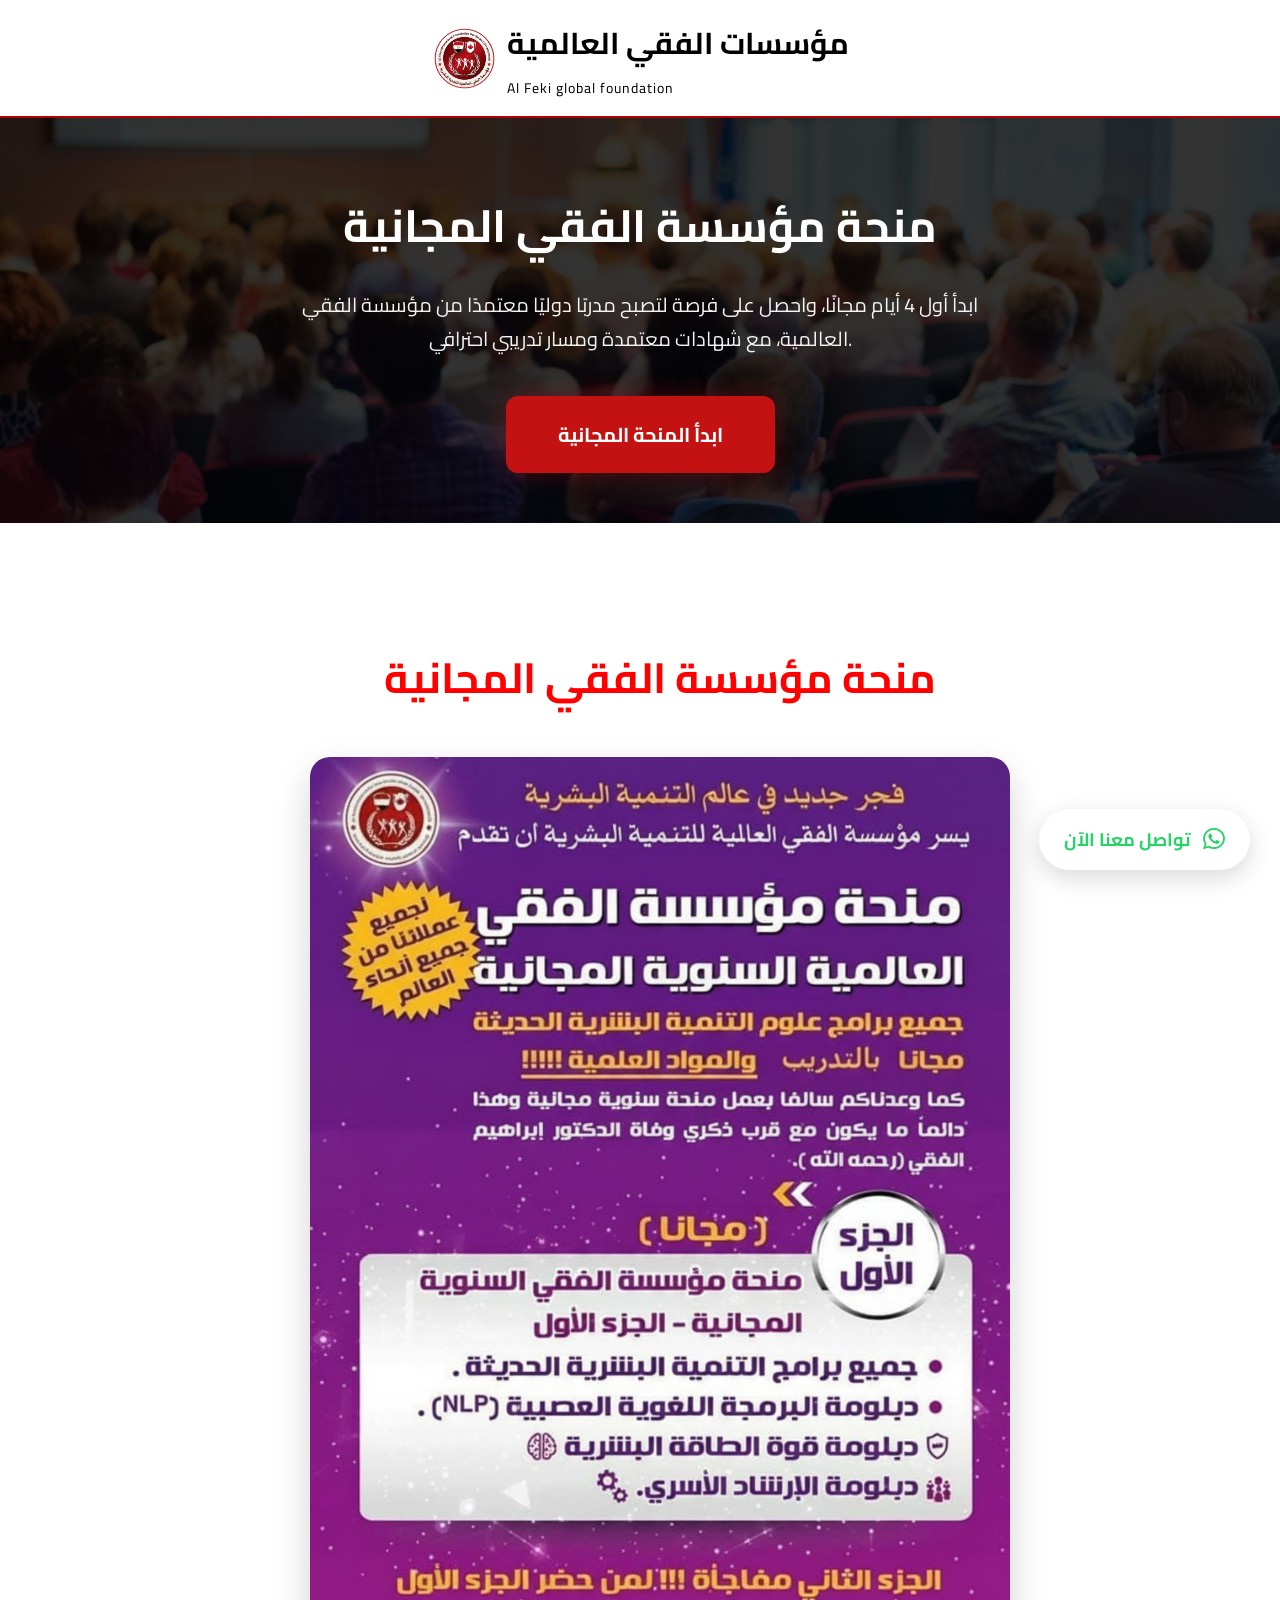
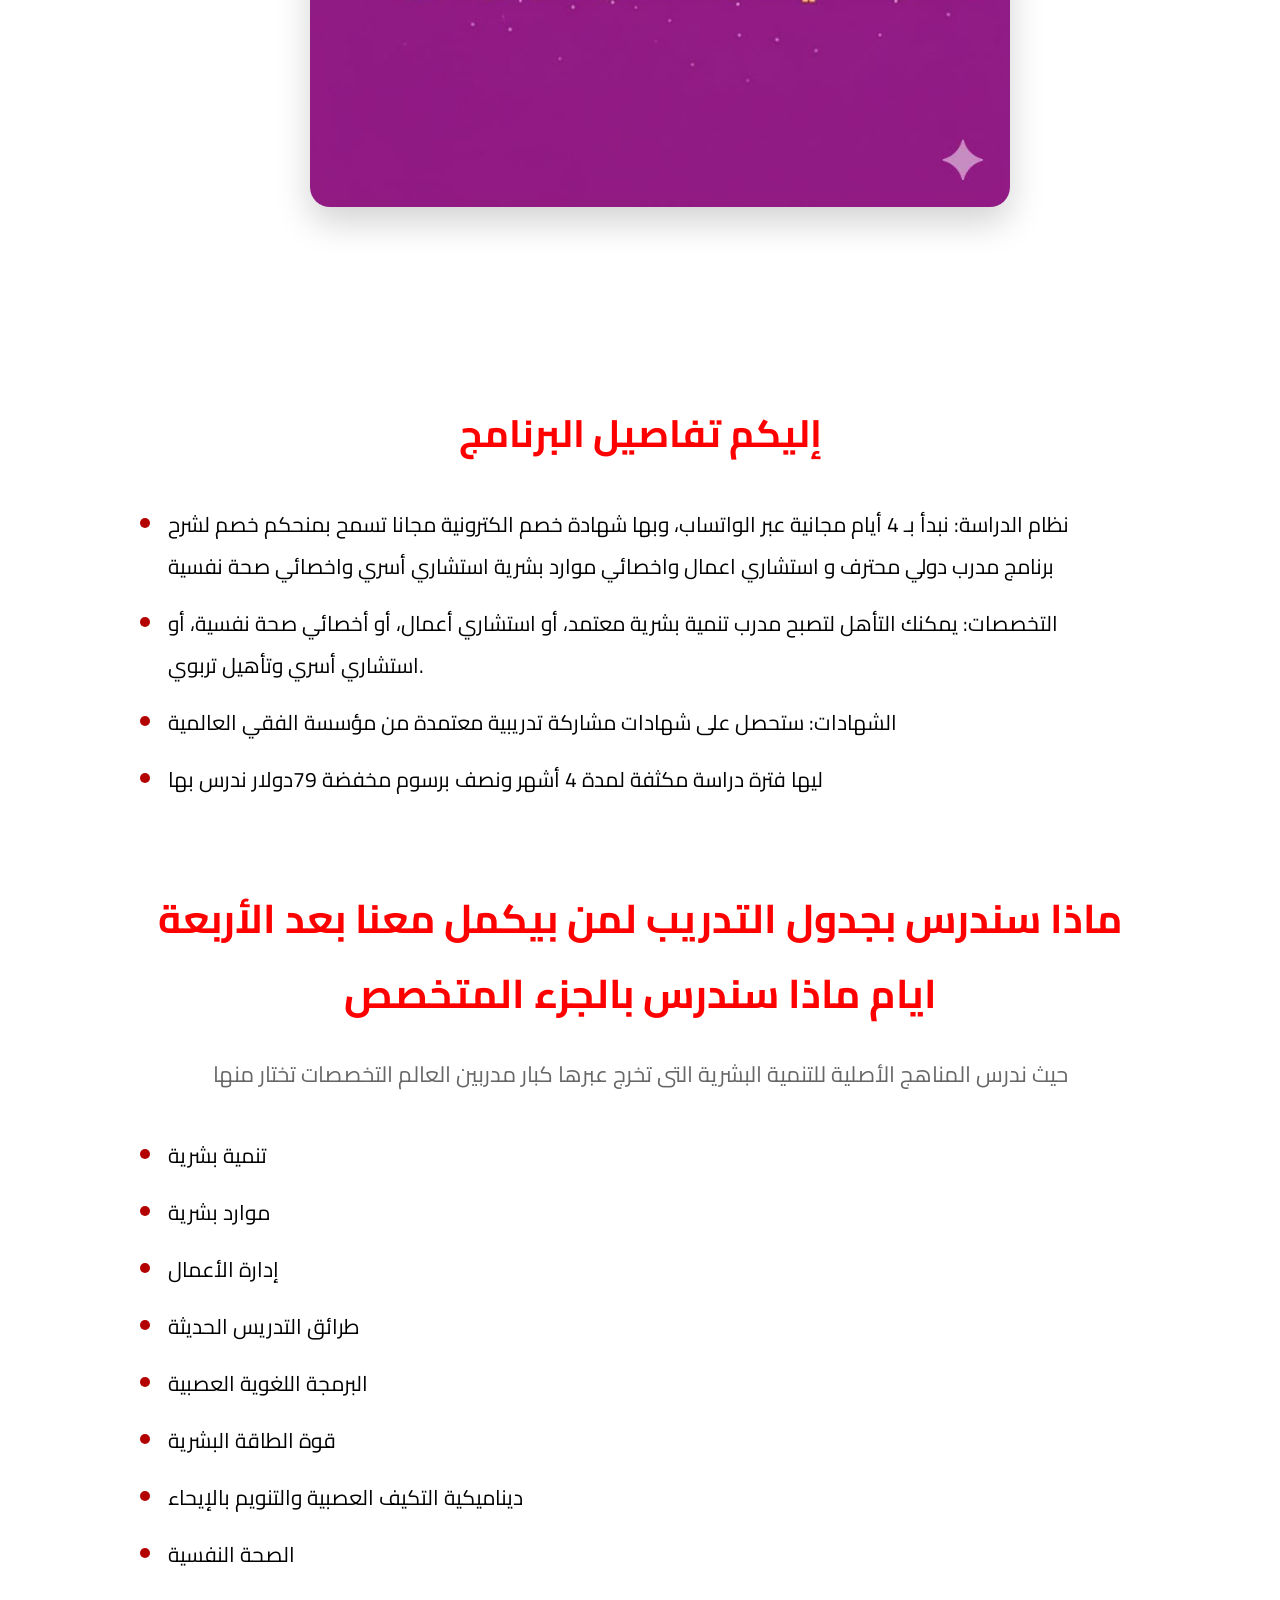
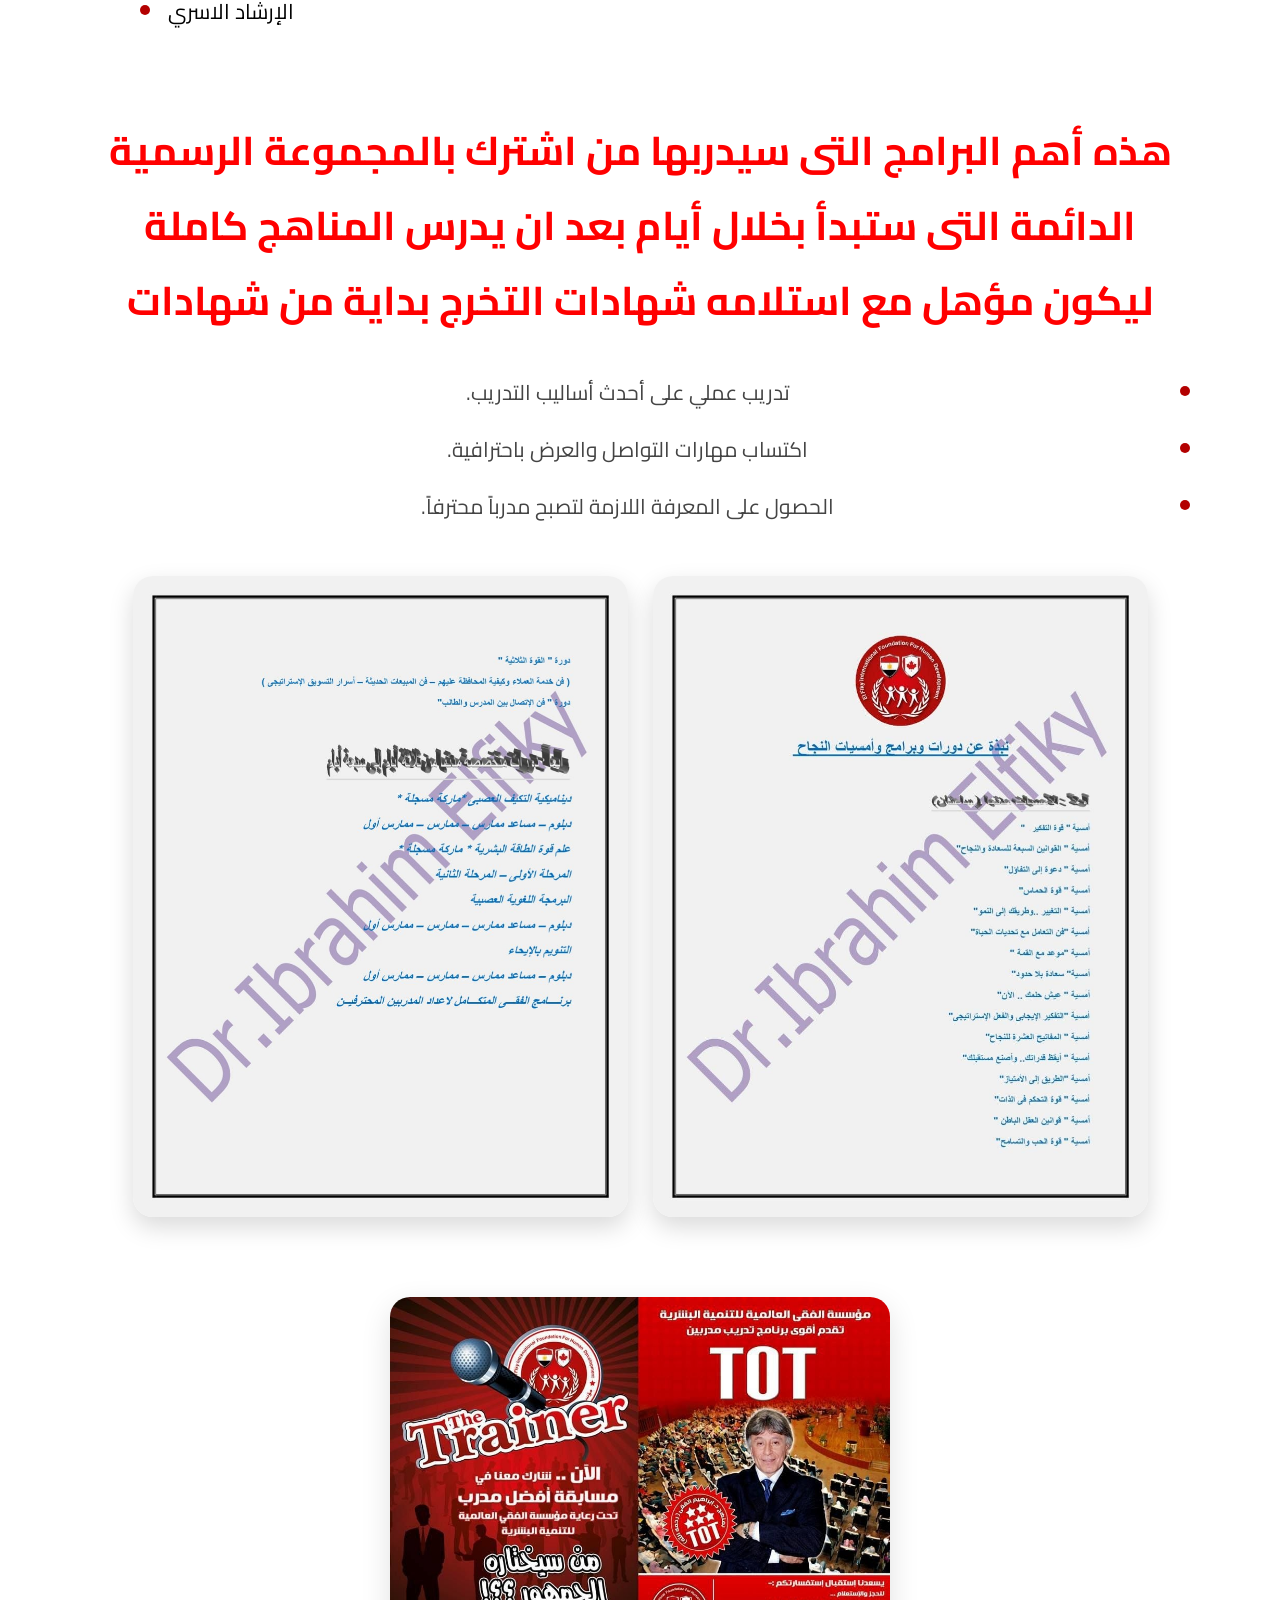
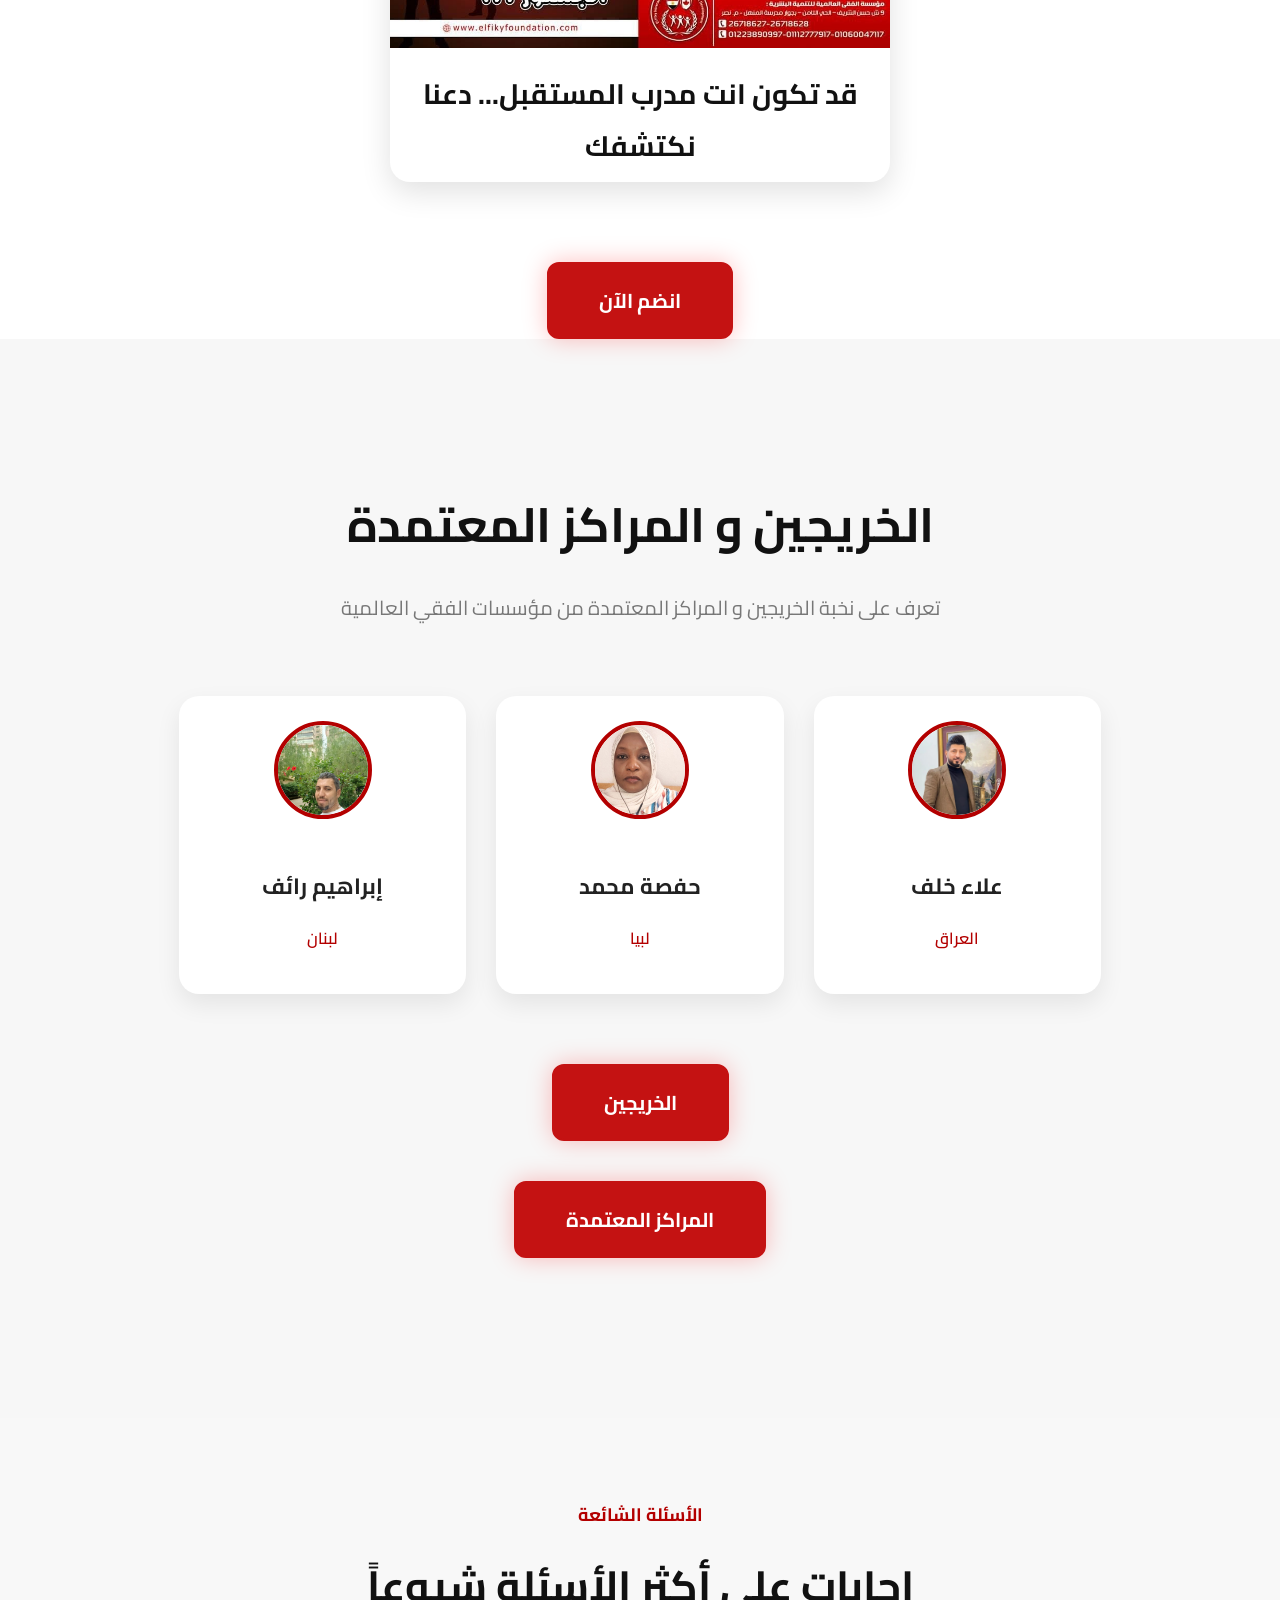
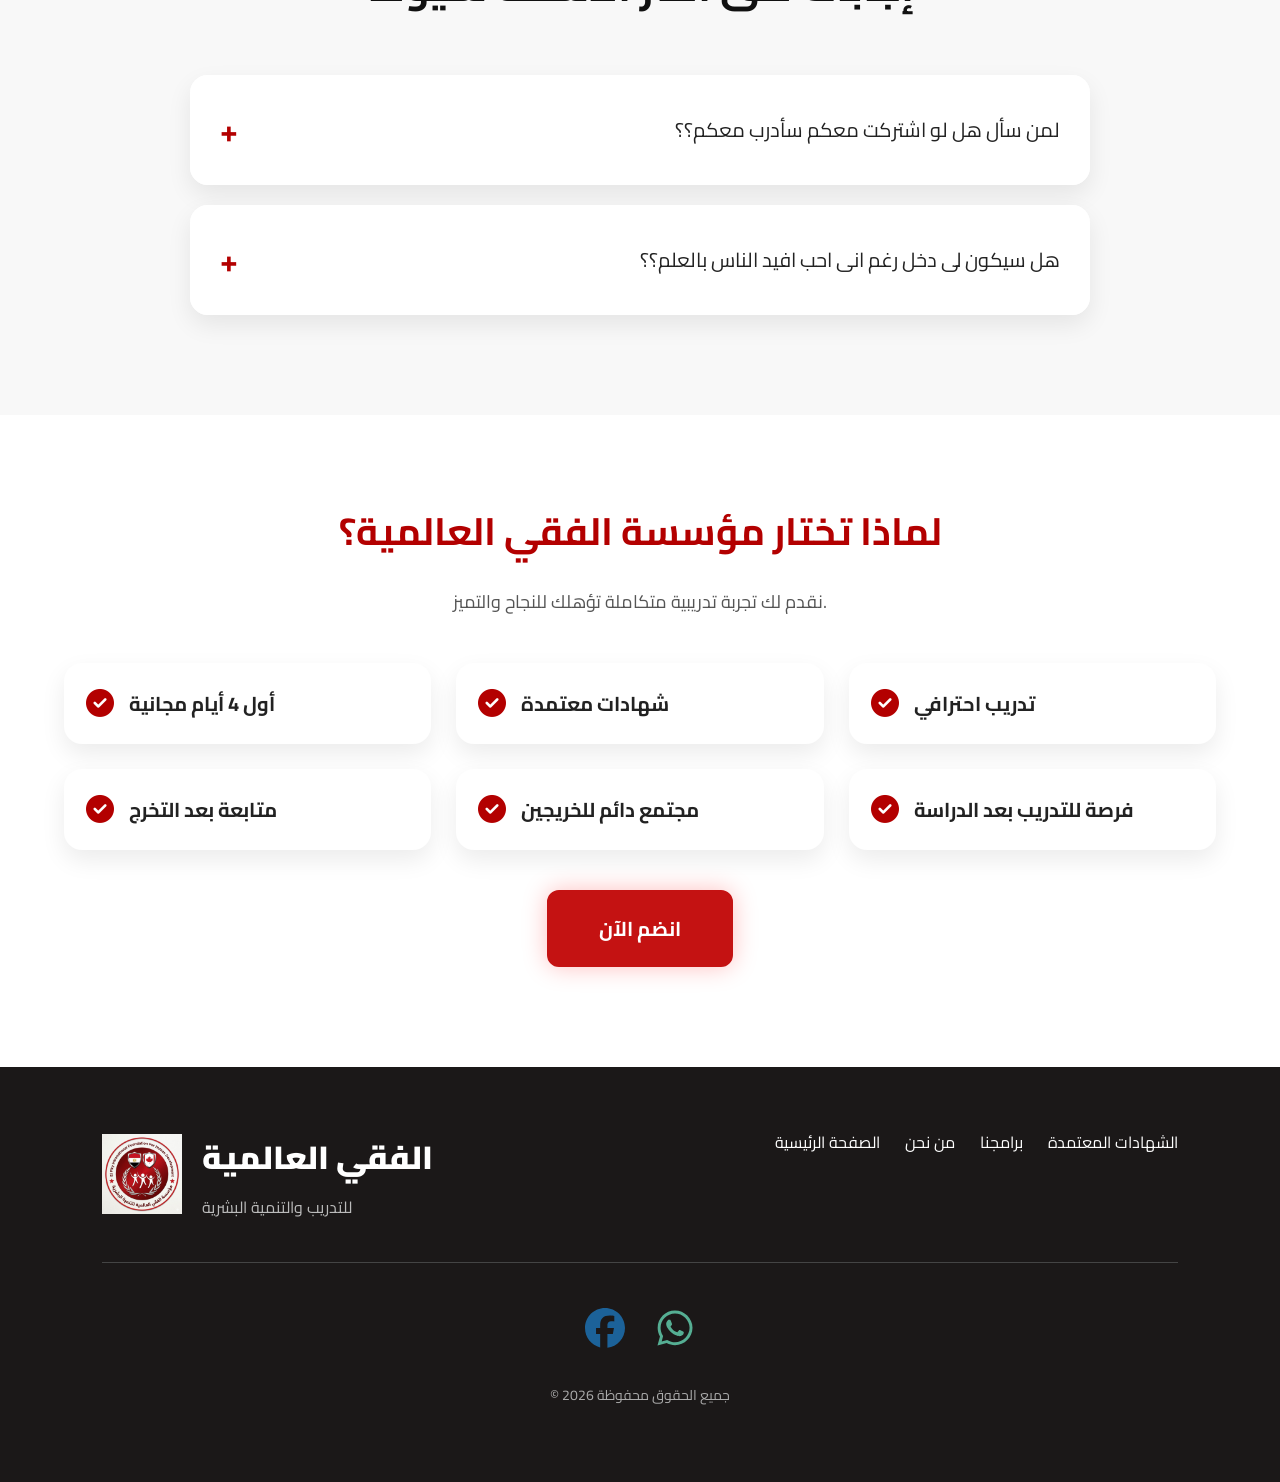
<file: tot.html>
<!DOCTYPE html>
<html lang="en">
<head>
    <meta charset="UTF-8">
    <meta name="viewport" content="width=device-width, initial-scale=1.0">
   <title>
منحة تدريب المدربين المجانية | TOT | مدرب معتمد | مؤسسة الفقي العالمية
</title>
<meta name="description"
content="انضم إلى منحة مؤسسة الفقي العالمية المجانية وابدأ أول 4 أيام مجانًا. احصل على فرصة لتصبح مدربًا معتمدًا مع شهادات معتمدة ومسار تدريبي احترافي.">
<meta property="og:title" content="منحة تدريب المدربين المجانية">

<meta property="og:description"
content="ابدأ أول 4 أيام مجانًا مع مؤسسة الفقي العالمية.">

<meta property="og:image"
content="https://yourwebsite.com/منحة.jpeg">

<meta property="og:type"
content="website">

<meta name="google-site-verification" content="yzK7V_12WDAYEzA-K0YsZzIo_TlvaPfq4iJp1TBlG_c" />
    <link rel="stylesheet" href="TOT.css">
    <link rel="preconnect" href="https://fonts.googleapis.com">
<link rel="preconnect" href="https://fonts.gstatic.com" crossorigin>
<link href="https://fonts.googleapis.com/css2?family=Cairo:wght@200..1000&display=swap" rel="stylesheet">
<link rel="stylesheet" href="https://cdnjs.cloudflare.com/ajax/libs/font-awesome/6.5.0/css/all.min.css">

<!-- Google tag (gtag.js) -->
<script async src="https://www.googletagmanager.com/gtag/js?id=AW-18327979808"></script>
<script>
  window.dataLayer = window.dataLayer || [];
  function gtag(){dataLayer.push(arguments);}
  gtag('js', new Date());

  gtag('config', 'AW-18327979808');
</script>
</head>
<body>
    



<header class="header">
    <a href="index.html" class="logo-link">
    <div class="logo-container">
        
            <img src="logo b.png" alt="Company Logo" class="logo">
            <div class="company-text">
                <h1 style="font-family: cairo;">مؤسسات الفقي العالمية</h1>
                <p>Al Feki global foundation</p>
            </div>
        
    </div>
    </a>
</header>


<!-- HERO -->
<section class="hero">

    <div class="hero-content">

        <h1> منحة مؤسسة الفقي المجانية </h1>

       <div class="hero-content">

    

    <p class="hero-subtitle">
        ابدأ أول 4 أيام مجانًا، واحصل على فرصة لتصبح مدربًا دوليًا معتمدًا من مؤسسة الفقي العالمية، مع شهادات معتمدة ومسار تدريبي احترافي.
    </p>


</div>
<div class="btn-center">

    <a href="https://chat.whatsapp.com/FUiRX4217nv8XuQ6XZJUgY?s=cl&p=a&mlu=0&ilr=1" class="cta-btn">
         ابدأ المنحة المجانية 
    </a>

</div>
    </div>

</section>
<!-- BIG IMAGE -->
<section class="about-course">

      <h2 style="color: red;"> منحة مؤسسة الفقي المجانية </h2>

    <div class="about-image">

        <img src="منحة.jpeg" alt="دورة تدريب المدربين">

    </div>
    

</section>
<section class="course-features">

    <h2 style="color: red;">     إليكم تفاصيل البرنامج </h2>

    <ul class="feature-list">

        <li>   نظام الدراسة: نبدأ بـ 4 أيام مجانية عبر الواتساب، وبها شهادة خصم الكترونية مجانا تسمح بمنحكم خصم لشرح برنامج مدرب دولي محترف و استشاري اعمال واخصائي موارد بشرية استشاري أسري واخصائي صحة نفسية</li>

        <li>   التخصصات: يمكنك التأهل لتصبح مدرب تنمية بشرية معتمد، أو استشاري أعمال، أو أخصائي صحة نفسية، أو استشاري أسري وتأهيل تربوي.</li>

        <li>الشهادات: ستحصل على شهادات مشاركة تدريبية معتمدة من مؤسسة الفقي العالمية</li>

        <li>ليها فترة دراسة مكثفة لمدة 4 أشهر ونصف برسوم مخفضة 79دولار ندرس بها</li>

        

    </ul>

</section>

<section class="course-section">

    <h2 style="color: red;">   ماذا سندرس بجدول التدريب لمن بيكمل معنا بعد الأربعة ايام
ماذا سندرس بالجزء المتخصص </h2>

    <h3>        حيث ندرس المناهج الأصلية للتنمية البشرية التى تخرج عبرها كبار مدربين العالم
التخصصات تختار منها</h3>

    <ul class="feature-list">

        <li>  تنمية بشرية</li>

        <li>  موارد بشرية </li>

        <li> إدارة الأعمال </li>

        <li> طرائق التدريس الحديثة </li>

        <li>   البرمجة اللغوية العصبية  </li>
         <li>  قوة الطاقة البشرية   </li>
          <li> ديناميكية التكيف العصبية والتنويم بالإيحاء   </li>
           <li>   الصحة النفسية  </li>
            <li>   الإرشاد الاسري </li>
          
    </ul>

</section>



<section class="info-gallery-section">

    <div class="info-content">

        <h2 style="color: red;">هذه أهم البرامج التى سيدربها من اشترك بالمجموعة الرسمية الدائمة التى ستبدأ  بخلال أيام
بعد ان يدرس المناهج كاملة ليكون مؤهل 
مع استلامه شهادات التخرج بداية من شهادات </h2>


        <ul class="info-list">

            <li>تدريب عملي على أحدث أساليب التدريب.</li>

            <li>اكتساب مهارات التواصل والعرض باحترافية.</li>

            <li>الحصول على المعرفة اللازمة لتصبح مدرباً محترفاً.</li>

        </ul>


    </div>


    <div class="info-images">

        <img src="tot 1.jpeg" alt="صورة تدريب">

        <img src="tot2.jpeg" alt="صورة دورة">

    </div>


</section>











<section class="image-text-section">

    <div class="image-card">

        <img src="tot3.jpeg" alt="صورة الدورة">

        <h3>قد تكون انت مدرب المستقبل... دعنا نكتشفك </h3>

        

    </div>

</section>
<div class="btn-center">

    <a href="https://chat.whatsapp.com/FUiRX4217nv8XuQ6XZJUgY?s=cl&p=a&mlu=0&ilr=1" class="cta-btn">
        انضم الآن 
    </a>

</div>

<a href="https://wa.me/2001212787878" class="whatsapp-sticky" target="_blank">

    <span>تواصل معنا الآن</span>

    <i class="fa-brands fa-whatsapp"></i>

</a>














<section class="trainer-section reveal" id="workerss">

    <div class="section-title reveal">

        <h2 class="reveal"> الخريجين و المراكز المعتمدة</h2>

        <p>تعرف على نخبة الخريجين و المراكز المعتمدة من مؤسسات الفقي العالمية</p>




<section class="benefits">

    <div class="benefit-card">

        <img src="ابراهيم.jpeg" alt="Certificate">

        <h3> إبراهيم رائف</h3>

        <p>    لبنان</p>

    </div>

    <div class="benefit-card">

        <img src="حفصة.jpeg" alt="Training">

        <h3>حفصة محمد </h3>

        <p>    لبيا</p>

    </div>

    <div class="benefit-card">

        <img src="alaa.jpeg" alt="Graduate">

        <h3> علاء خلف </h3>

        <p>    العراق</p>

    </div>

</section>




<div class="btn-center reveal">

    <a href="المدربون المعتمدون.html"
       class="cta-btn"
       target="_blank"
       rel="noopener noreferrer">
        الخريجين
    </a>
</div>

<div class="btn-center reveal">

    <a href="المراكز المعتمدة.html"
       class="cta-btn"
       target="_blank"
       rel="noopener noreferrer">
        المراكز المعتمدة
    </a>
</div>



</section>



<button id="topBtn">

    <i class="fa-solid fa-arrow-up"></i>

</button>









<section class="faq-section">

    <div class="faq-title">

        <span>الأسئلة الشائعة</span>

        <h2>إجابات على أكثر الأسئلة شيوعاً</h2>

    </div>


    <div class="faq-container">


        <div class="faq-item">

            <button class="faq-question">

        لمن سأل هل لو اشتركت معكم سأدرب معكم؟؟

                <i>+</i>

            </button>

            <div class="faq-answer">

                <p>
                    من حقك تدرب وانت بتدرس معنا قبل تخرجك
بداية من شهر المناقشة من منتصف الشهر الثاني من الدراس 
                </p>

            </div>

        </div>



        <div class="faq-item">

            <button class="faq-question">

                   هل سيكون لى دخل رغم انى احب افيد الناس بالعلم؟؟

                <i>+</i>

            </button>

            <div class="faq-answer">

                <p>
                           نعم ستفيد الناس بتدريبهم على المهارات التى ستكتسبها
                </p>

            </div>

        </div>




    </div>


</section>


<section class="why-us">

    <div class="why-us-title">

        <h2>لماذا تختار مؤسسة الفقي العالمية؟</h2>

        <p>نقدم لك تجربة تدريبية متكاملة تؤهلك للنجاح والتميز.</p>

    </div>

    <div class="why-grid">

        <div class="why-card">
            <i class="fa-solid fa-circle-check"></i>
            <span>أول 4 أيام مجانية</span>
        </div>

        <div class="why-card">
            <i class="fa-solid fa-circle-check"></i>
            <span>شهادات معتمدة</span>
        </div>

        <div class="why-card">
            <i class="fa-solid fa-circle-check"></i>
            <span>تدريب احترافي</span>
        </div>

        <div class="why-card">
            <i class="fa-solid fa-circle-check"></i>
            <span>متابعة بعد التخرج</span>
        </div>

        <div class="why-card">
            <i class="fa-solid fa-circle-check"></i>
            <span>مجتمع دائم للخريجين</span>
        </div>

        <div class="why-card">
            <i class="fa-solid fa-circle-check"></i>
            <span>فرصة للتدريب بعد الدراسة</span>
        </div>

    </div>



    <div class="btn-center">

    <a href="https://chat.whatsapp.com/FUiRX4217nv8XuQ6XZJUgY?s=cl&p=a&mlu=0&ilr=1" class="cta-btn">
        انضم الآن 
    </a>

</div>

</section>








<footer class="footer">

    <div class="footer-top">

        <div class="footer-brand">
            <img src="logo5.jpeg" alt="Logo" class="footer-logo">

            <div>
                <h2>الفقي العالمية</h2>
                <p>للتدريب والتنمية البشرية</p>
            </div>
        </div>

        <div class="footer-links">
            <a href="index.html ">الصفحة الرئيسية </a>
            <a href="index.html#uss">من نحن</a>
            <a href="index.html#workk">برامجنا</a>
            <a href="index.html#certificates">    الشهادات المعتمدة    </a>
            
           
        </div>

    </div>

<section id="contactss">
    <div class="footer-line"></div>

    <div class="footer-bottom">

        <div class="footer-icons">

            <a href="https://www.facebook.com/share/1AEh96k7L9/" >
                <img src="facebook-brands-solid-full.svg" alt="">
            </a>

            <a href="https://wa.me/2001212787878">
                <img src="whatsapp-brands-solid-full.svg" alt="">
            </a>

        </div>

        <p>© 2026 جميع الحقوق محفوظة</p>

    </div>

</footer>

</section>

<script>
const faqItems = document.querySelectorAll(".faq-item");

faqItems.forEach(item => {

    const question = item.querySelector(".faq-question");
    const answer = item.querySelector(".faq-answer");
    const icon = item.querySelector("i");

    question.addEventListener("click", () => {

        faqItems.forEach(other => {

            if(other !== item){

                other.querySelector(".faq-answer").style.maxHeight = null;
                other.querySelector("i").classList.remove("fa-minus");
                other.querySelector("i").classList.add("fa-plus");

            }

        });

        if(answer.style.maxHeight){

            answer.style.maxHeight = null;

            icon.classList.remove("fa-minus");
            icon.classList.add("fa-plus");

        }else{

            answer.style.maxHeight = answer.scrollHeight + "px";

            icon.classList.remove("fa-plus");
            icon.classList.add("fa-minus");

        }

    });

});





const topBtn=document.getElementById("topBtn");

if(topBtn){

    window.addEventListener("scroll",()=>{

        if(window.scrollY>500){

            topBtn.style.opacity="1";
            topBtn.style.pointerEvents="auto";

        }

        else{

            topBtn.style.opacity="0";
            topBtn.style.pointerEvents="none";

        }

    });

    topBtn.addEventListener("click",()=>{

        window.scrollTo({

            top:0,
            behavior:"smooth"

        });

    });

}
</script>
</body>
</html>
</file>
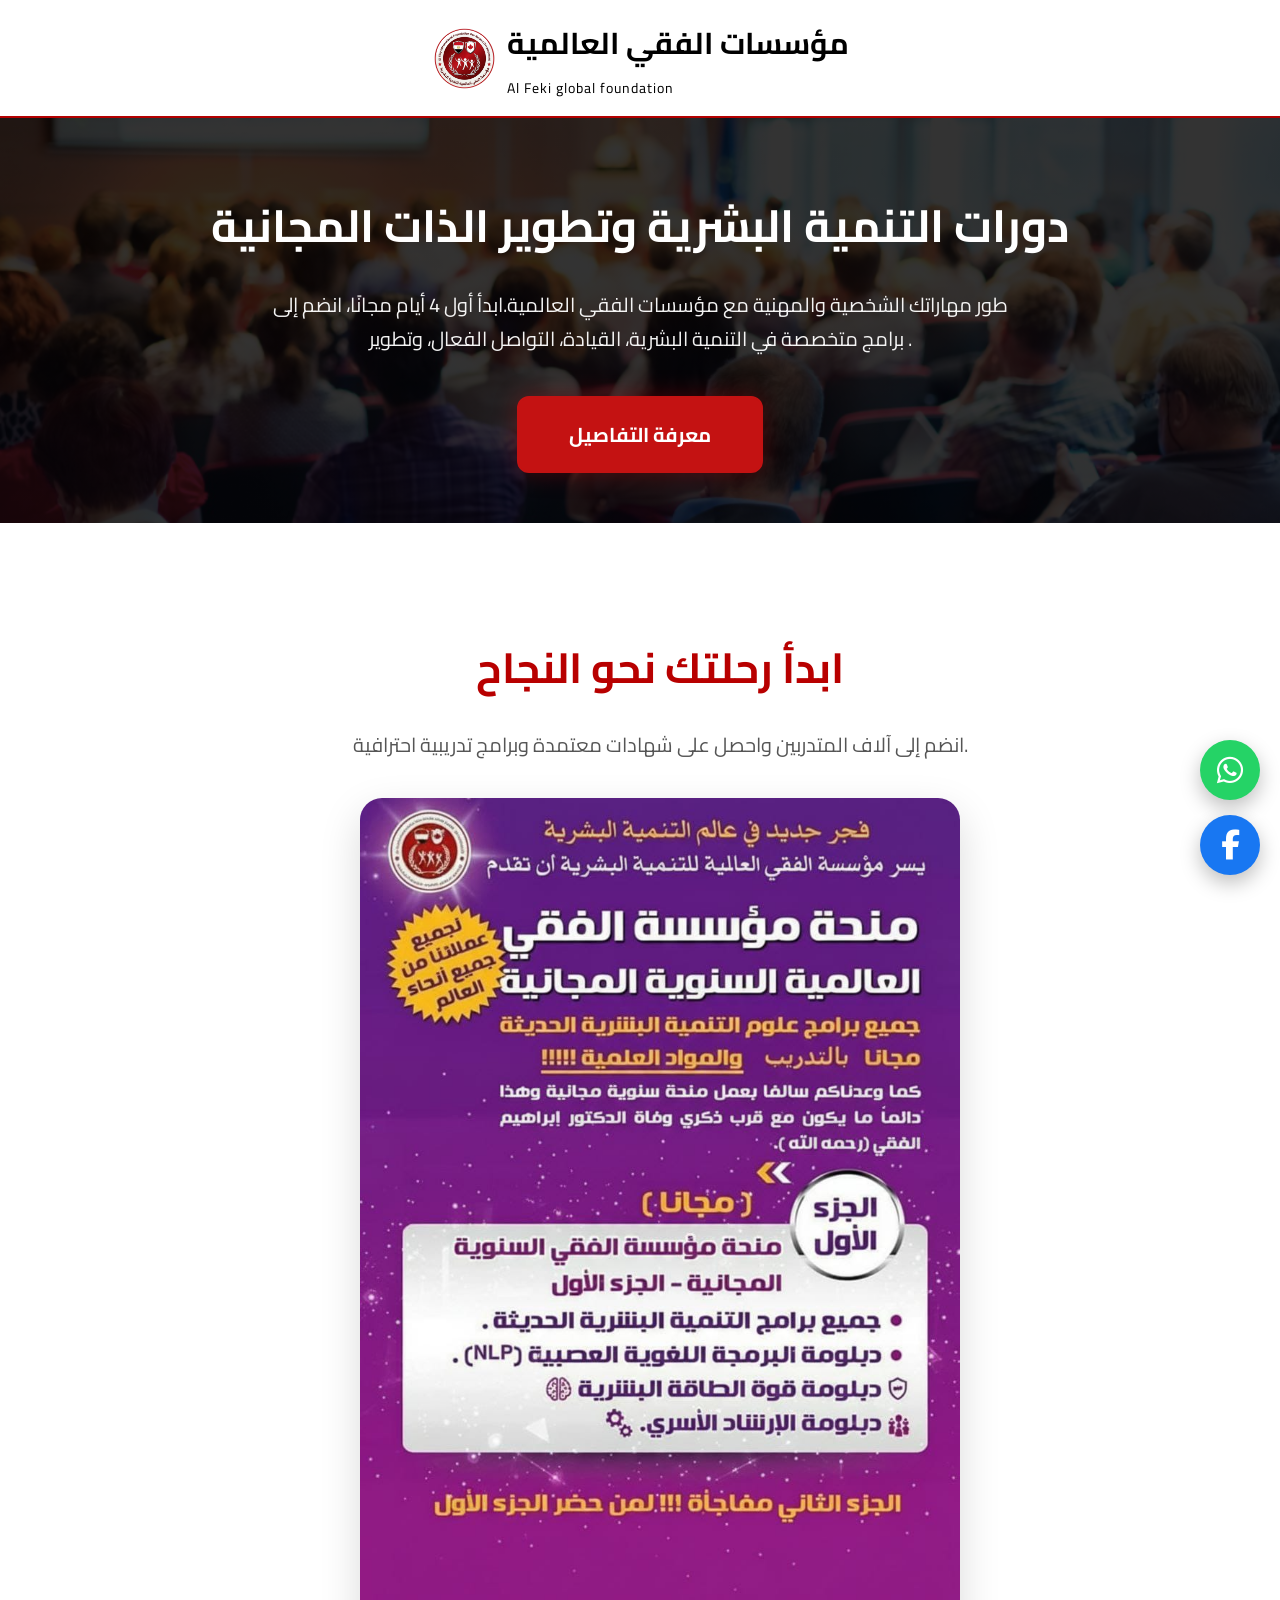
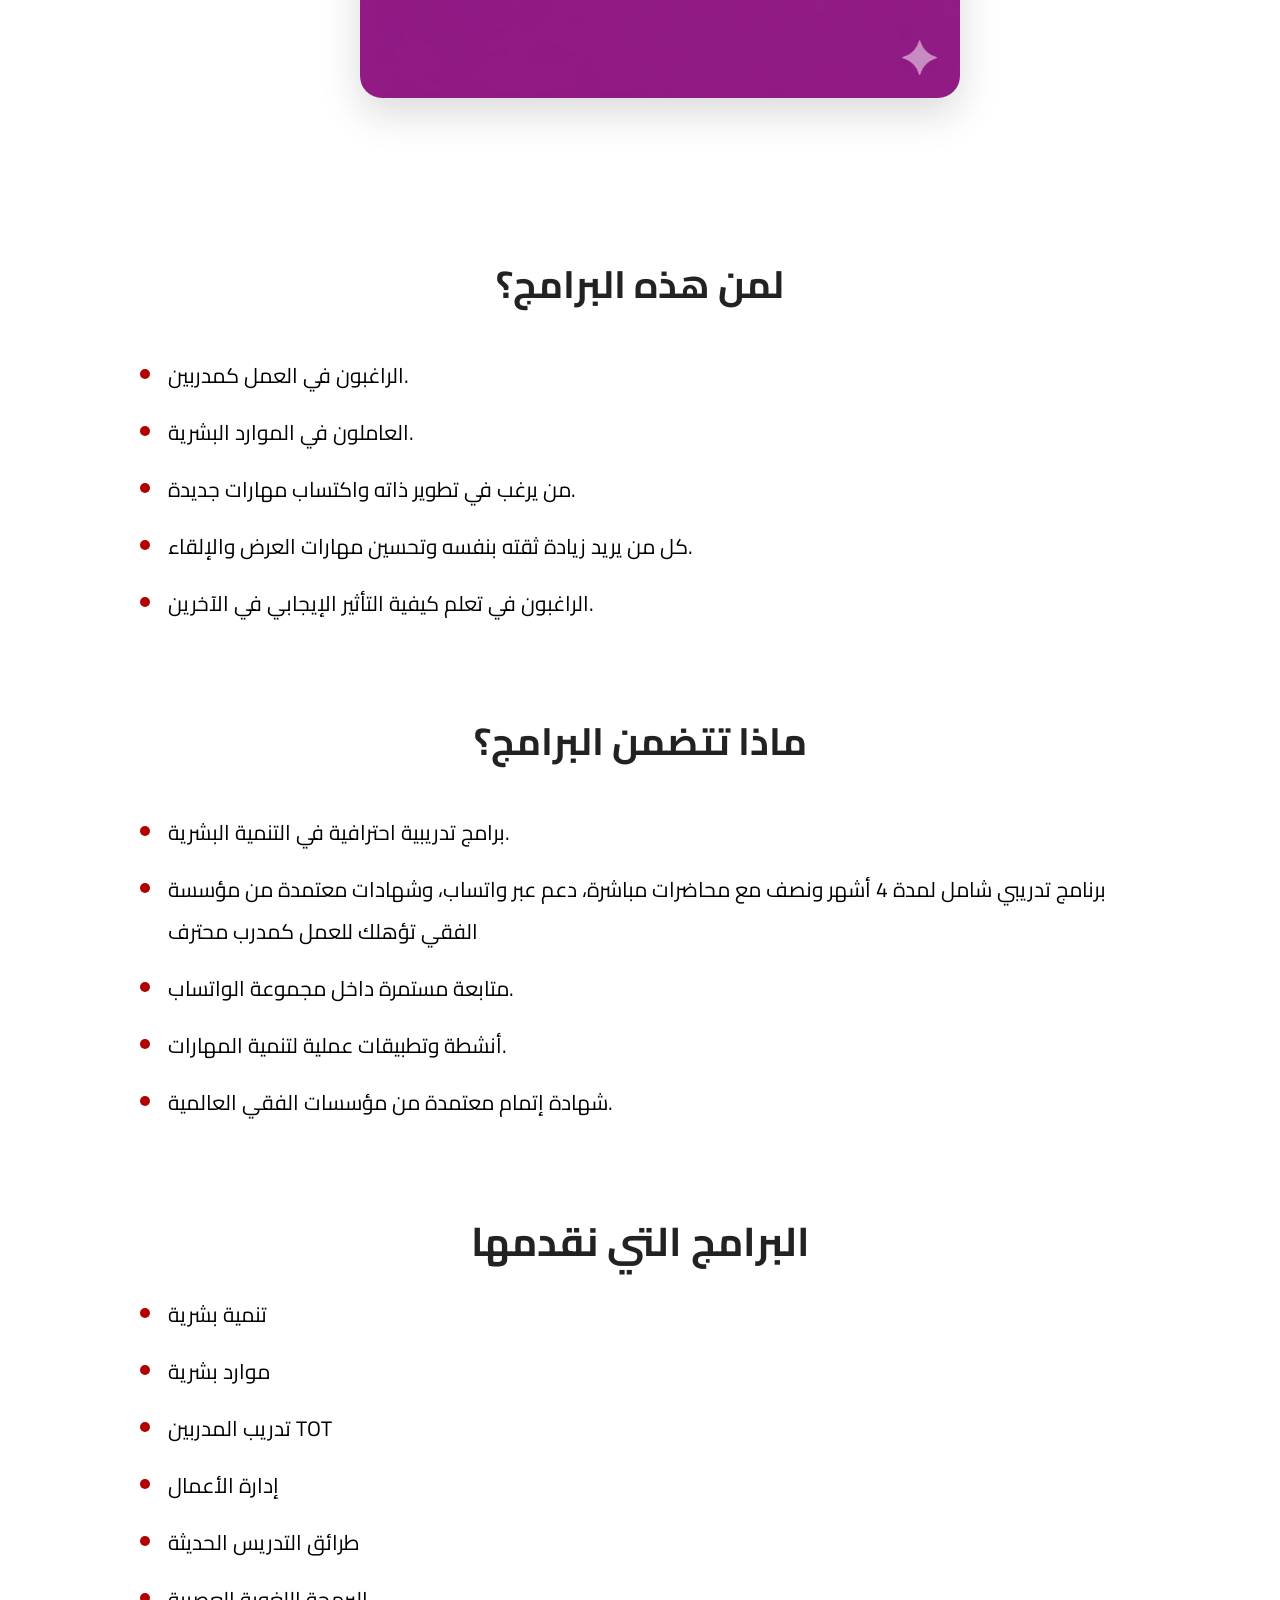
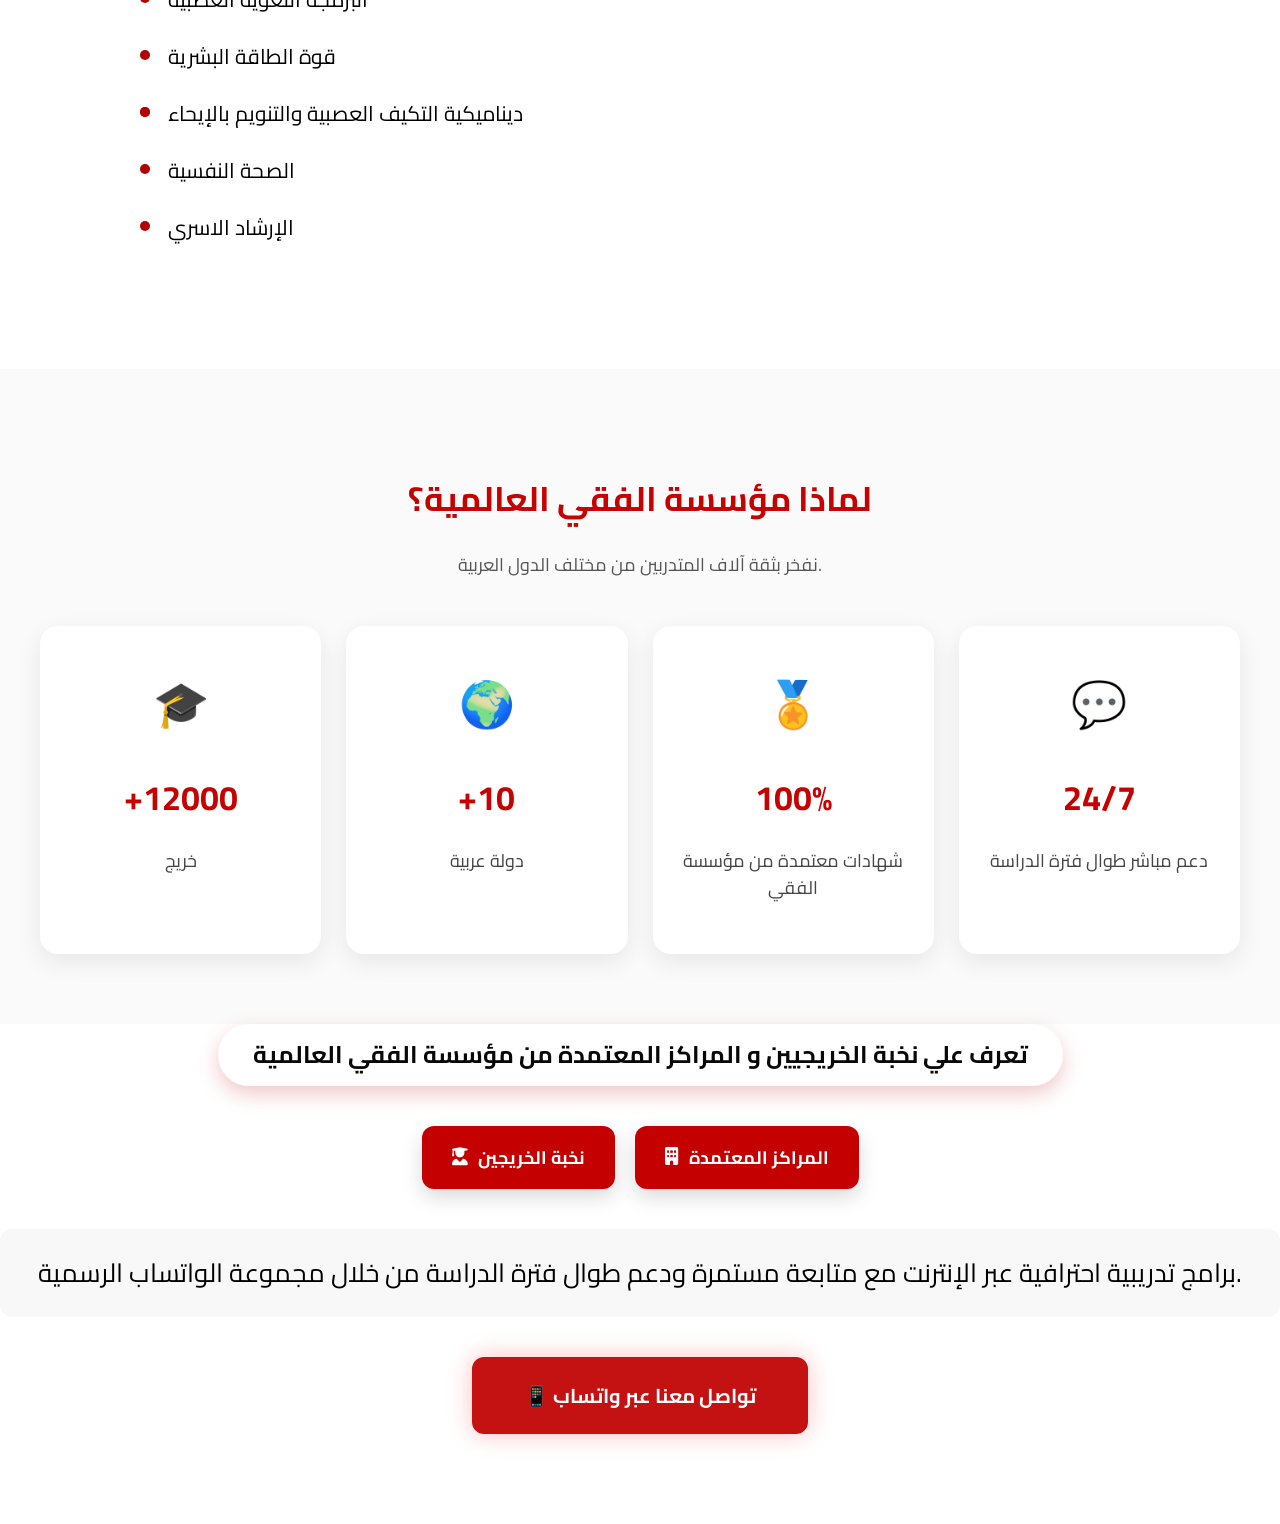
<file: TOT.html>
<!DOCTYPE html>
<html lang="en">
<head>

    <!-- Google Tag Manager -->
<script>(function(w,d,s,l,i){w[l]=w[l]||[];w[l].push({'gtm.start':
new Date().getTime(),event:'gtm.js'});var f=d.getElementsByTagName(s)[0],
j=d.createElement(s),dl=l!='dataLayer'?'&l='+l:'';j.async=true;j.src=
'https://www.googletagmanager.com/gtm.js?id='+i+dl;f.parentNode.insertBefore(j,f);
})(window,document,'script','dataLayer','GTM-T7MH32RR');</script>
<!-- End Google Tag Manager -->
    <meta charset="UTF-8">
    <meta name="viewport" content="width=device-width, initial-scale=1.0">
   <title>دورات التنمية البشرية وتطوير الذات | مؤسسات الفقي العالمية</title>

<meta name="description" content="اكتشف أفضل برامج التنمية البشرية وتطوير الذات مع مؤسسات الفقي العالمية. تعلم القيادة، مهارات التواصل، إدارة الوقت، الذكاء العاطفي، وتنمية المهارات الشخصية من خلال برامج تدريبية احترافية.">

<meta name="keywords" content="التنمية البشرية, دورات التنمية البشرية, دورة تنمية بشرية, تطوير الذات, تطوير المهارات, تنمية المهارات, مهارات التواصل, القيادة, الذكاء العاطفي, إدارة الوقت, حل المشكلات, التطوير الشخصي, التطوير المهني, برامج تدريبية, شهادات معتمدة, مؤسسات الفقي العالمية">

<meta name="robots" content="index, follow">

<meta name="author" content="مؤسسات الفقي العالمية">

<meta property="og:title" content="دورات التنمية البشرية وتطوير الذات">

<meta property="og:description" content="انضم إلى برامج التنمية البشرية وتطوير الذات مع مؤسسات الفقي العالمية وابدأ رحلتك نحو النجاح الشخصي والمهني.">

<meta property="og:type" content="website">

<meta property="og:locale" content="ar_AR">

<meta property="og:image" content="https://www.alfekiglobalfoundation.com/images/human-development.jpg">

<meta property="og:url" content="https://www.alfekiglobalfoundation.com/human-development.html">

<meta name="twitter:card" content="summary_large_image">

<meta name="twitter:title" content="دورات التنمية البشرية وتطوير الذات">

<meta name="twitter:description" content="برامج تدريبية احترافية في التنمية البشرية وتطوير الذات والقيادة والتواصل الفعال.">

<meta name="twitter:image" content="https://www.alfekiglobalfoundation.com/images/human-development.jpg">
<meta property="og:type"
content="website">

<meta name="google-site-verification" content="yzK7V_12WDAYEzA-K0YsZzIo_TlvaPfq4iJp1TBlG_c" />
    <link rel="stylesheet" href="TOT.css">
    <link rel="preconnect" href="https://fonts.googleapis.com">
<link rel="preconnect" href="https://fonts.gstatic.com" crossorigin>
<link href="https://fonts.googleapis.com/css2?family=Cairo:wght@200..1000&display=swap" rel="stylesheet">
<link rel="stylesheet" href="https://cdnjs.cloudflare.com/ajax/libs/font-awesome/6.5.0/css/all.min.css">

<!-- Google tag (gtag.js) -->
<script async src="https://www.googletagmanager.com/gtag/js?id=AW-18327979808"></script>
<script>
  window.dataLayer = window.dataLayer || [];
  function gtag(){dataLayer.push(arguments);}
  gtag('js', new Date());

  gtag('config', 'AW-18327979808');
</script>
</head>
<body>
    <!-- Google Tag Manager (noscript) -->
<noscript><iframe src="https://www.googletagmanager.com/ns.html?id=GTM-T7MH32RR"
height="0" width="0" style="display:none;visibility:hidden"></iframe></noscript>
<!-- End Google Tag Manager (noscript) -->

<header class="header">
    <a href="index.html" class="logo-link">
    <div class="logo-container">
        
            <img src="logo b.png" alt="Company Logo" class="logo">
            <div class="company-text">
                <h1 style="font-family: cairo;">مؤسسات الفقي العالمية</h1>
                <p>Al Feki global foundation</p>
            </div>
        
    </div>
    </a>
</header>















<section class="hero">

    <div class="hero-content">

        <h1>دورات التنمية البشرية وتطوير الذات المجانية</h1>

        <p class="hero-subtitle">
            طور مهاراتك الشخصية والمهنية مع مؤسسات الفقي العالمية.ابدأ أول 4 أيام مجانًا،
            انضم إلى برامج متخصصة في التنمية البشرية، القيادة، التواصل الفعال، وتطوير .
        </p>

        <div class="btn-center">
            <a href="https://wa.me/2001212787878" class="cta-btn">
                 معرفة التفاصيل
            </a>
        </div>

    </div>

</section>





<section class="banner-section">

    <div class="banner-container">

        <h2>ابدأ رحلتك نحو النجاح</h2>

        <p>
            انضم إلى آلاف المتدربين واحصل على شهادات معتمدة وبرامج تدريبية احترافية.
        </p>

        <img src="final.jpeg" alt="برنامج تدريبي">

    </div>

</section>











<section class="course-features">

    <h2>  لمن هذه البرامج؟</h2>

    <ul class="feature-list">

        <li>      الراغبون في العمل كمدربين.</li>

        <li>       العاملون في الموارد البشرية. </li>

        <li>     من يرغب في تطوير ذاته واكتساب مهارات جديدة.</li>

        <li>     كل من يريد زيادة ثقته بنفسه وتحسين مهارات العرض والإلقاء.</li>

        <li>       الراغبون في تعلم كيفية التأثير الإيجابي في الآخرين.</li>

    </ul>

</section>













<section class="course-features">

    <h2>ماذا تتضمن البرامج؟</h2>

    <ul class="feature-list">

        <li> برامج تدريبية احترافية في التنمية البشرية.</li>

        <li>    برنامج تدريبي شامل لمدة 4 أشهر ونصف مع محاضرات مباشرة، دعم عبر واتساب، وشهادات معتمدة من مؤسسة الفقي تؤهلك للعمل كمدرب محترف</li>

        <li> متابعة مستمرة داخل مجموعة الواتساب.</li>

        <li> أنشطة وتطبيقات عملية لتنمية المهارات.</li>

        <li> شهادة إتمام معتمدة من مؤسسات الفقي العالمية.</li>

    </ul>

</section>

<!-- WHAT YOU WILL LEARN -->

<section class="course-section">

    <h2>  البرامج التي نقدمها</h2>

    <ul class="feature-list">

        <li>   تنمية بشرية </li>

        <li>  موارد بشرية </li>

        
        <li>   تدريب المدربين TOT </li>


        <li>  إدارة الأعمال </li>

        <li>   طرائق التدريس الحديثة </li>

        <li>  البرمجة اللغوية العصبية   </li>

        <li>   قوة الطاقة البشرية   <li>
     <li>     ديناميكية التكيف العصبية والتنويم بالإيحاء      </li>      
<li> الصحة النفسية    </li>
<li>  الإرشاد الاسري   </li>

    </ul>

</section>










<div class="hero-image"></div>

<!-- PRICING -->






<section class="trust-section">

    <div class="trust-title">
        <h2>لماذا مؤسسة الفقي العالمية؟</h2>
        <p>نفخر بثقة آلاف المتدربين من مختلف الدول العربية.</p>
    </div>

    <div class="trust-container">

        <div class="trust-card">
            <span>🎓</span>
            <h3>+12000</h3>
            <p>خريج</p>
        </div>

        <div class="trust-card">
            <span>🌍</span>
            <h3>+10</h3>
            <p>دولة عربية</p>
        </div>

        <div class="trust-card">
            <span>🏅</span>
            <h3>100%</h3>
            <p>شهادات معتمدة من مؤسسة الفقي </p>
        </div>

        <div class="trust-card">
            <span>💬</span>
            <h3>24/7</h3>
            <p>دعم مباشر طوال فترة الدراسة</p>
        </div>

    </div>

</section>



<div class="hero-tag-container">
    <span class="hero-tag">
             تعرف علي نخبة الخريجيين و المراكز المعتمدة من مؤسسة الفقي العالمية

    </span>
</div>


<div class="graduates-buttons">

    <a href="المدربون المعتمدون.html" class="graduates-btn">
        <i class="fa-solid fa-user-graduate"></i>
        نخبة الخريجين
    </a>

    <a href="المراكز المعتمدة.html" class="graduates-btn">
        <i class="fa-solid fa-building"></i>
        المراكز المعتمدة
    </a>

</div>


<div class="course-info">

برامج تدريبية احترافية عبر الإنترنت مع متابعة مستمرة ودعم طوال فترة الدراسة من خلال مجموعة الواتساب الرسمية.

</div>




        <div class="btn-center">
            <a href="https://wa.me/2001212787878" class="cta-btn">
                 📱 تواصل معنا عبر واتساب
            </a>
        </div>

<br>
<br>
<br>


<div class="floating-social">

    <a href="https://wa.me/2001212787878"
       class="floating-btn whatsapp"
       target="_blank">
        <i class="fa-brands fa-whatsapp"></i>
    </a>

    <a href="https://www.facebook.com/share/1AEh96k7L9/"
       class="floating-btn facebook"
       target="_blank">
        <i class="fa-brands fa-facebook-f"></i>
    </a>

</div>




<button id="topBtn">
    <i class="fa-solid fa-arrow-up"></i>
<script>
const topBtn = document.getElementById("topBtn");

window.addEventListener("scroll", function () {

    if (window.scrollY > 300) {
        topBtn.style.display = "flex";
    } else {
        topBtn.style.display = "none";
    }

});

topBtn.addEventListener("click", function () {

    window.scrollTo({
        top: 0,
        behavior: "smooth"
    });

});
</script>








<script>
    const chatToggle = document.getElementById("chatToggle");
const chatBox = document.getElementById("chatBox");
const closeChat = document.getElementById("closeChat");
const chatBody = document.getElementById("chatBody");
const userInput = document.getElementById("userInput");

/* Open Chat */

chatToggle.onclick = () => {

    chatBox.classList.add("active");

};

/* Close Chat */

closeChat.onclick = () => {

    chatBox.classList.remove("active");

};

/* Send when pressing Enter */

userInput.addEventListener("keypress",function(e){

    if(e.key==="Enter"){

        sendMessage();

    }

});

function sendMessage(){

    let text=userInput.value.trim();

    if(text==="") return;

    addUser(text);

    userInput.value="";

    botReply(text);

}

/* Quick Buttons */

function quickReply(text){

    addUser(text);

    botReply(text);

}

/* User Bubble */

function addUser(text){

    const div=document.createElement("div");

    div.className="user-message";

    div.innerHTML=text;

    chatBody.appendChild(div);

    scrollBottom();

}

/* Typing */

function typing(){

    const div=document.createElement("div");

    div.className="bot-message";

    div.id="typing";

    div.innerHTML="⌛ جاري الكتابة...";

    chatBody.appendChild(div);

    scrollBottom();

}

function removeTyping(){

    const t=document.getElementById("typing");

    if(t) t.remove();

}

/* Bot Reply */

function botReply(msg){

    typing();

    setTimeout(function(){

        removeTyping();

        const div=document.createElement("div");

        div.className="bot-message";

        let m=msg.toLowerCase();

        if(

            m.includes("سعر") ||
            m.includes("الاسعار") ||
            m.includes("الأسعار")

        ){

            div.innerHTML="💰 تبدأ البرامج من <b>49$</b> حسب البرنامج المختار.";

        }

        else if(

            m.includes("مدة") ||
            m.includes("كم شهر")

        ){

            div.innerHTML="📅 مدة الدراسة حوالي <b>4 أشهر ونصف</b> مع متابعة مستمرة.";

        }

        else if(

            m.includes("شهادة") ||
            m.includes("معتمد")

        ){

            div.innerHTML="🎓 نعم، يحصل المتدرب على شهادة معتمدة من مؤسسة الفقي العالمية.";

        }

        else if(

            m.includes("برنامج") ||
            m.includes("دورات") ||
            m.includes("كورسات")

        ){

            div.innerHTML="📚 لدينا برامج في التنمية البشرية، TOT، الموارد البشرية، القيادة، البرمجة اللغوية العصبية، وغيرها.";

        }

        else if(

            m.includes("واتساب") ||
            m.includes("تواصل") ||
            m.includes("رقم")

        ){

            div.innerHTML=`
            📱 يمكنك التواصل معنا مباشرة.

            <br><br>

            <a href="https://wa.me/2001212787878"
               target="_blank"
               style="
               display:inline-block;
               background:#25D366;
               color:white;
               padding:12px 20px;
               border-radius:10px;
               text-decoration:none;
               ">
               فتح واتساب
            </a>
            `;

        }

        else{

            div.innerHTML="😊 شكراً لسؤالك.<br>يمكنك التواصل معنا عبر واتساب للحصول على جميع التفاصيل.";

        }

        chatBody.appendChild(div);

        scrollBottom();

    },1200);

}

/* Scroll */

function scrollBottom(){

    chatBody.scrollTop=chatBody.scrollHeight;

}

</script>

<script>
document.addEventListener("DOMContentLoaded", function () {

    const overlay = document.getElementById("leadOverlay");
    const form = document.getElementById("leadForm");
    const skip = document.getElementById("skipForm");

    function closePopup() {
        overlay.style.opacity = "0";
        overlay.style.pointerEvents = "none";

        setTimeout(function () {
            overlay.style.display = "none";
        }, 400);
    }

    // Skip button
    if (skip) {
        skip.addEventListener("click", function (e) {
            e.preventDefault();
            closePopup();
        });
    }

    // Submit form
    form.addEventListener("submit", function (e) {

        e.preventDefault();

        const name = document.getElementById("name").value.trim();
        const phone = document.getElementById("phone").value.trim();
        const country = document.getElementById("country").value.trim();

        // Check empty fields
        if (name === "" || phone === "" || country === "") {
            alert("يرجى إدخال جميع البيانات.");
            return;
        }

        fetch("https://script.google.com/macros/s/AKfycbzSfxm9zQRDKQFMeZGjVlunuMoJdMsgzi97PtZlGFuDniDkAdLJGFc_YuyRXrVK4zbo/exec", {
            method: "POST",
            body: JSON.stringify({
                name: name,
                phone: phone,
                country: country
            })
        })
        .then(response => response.text())
        .then(() => {

            const card = document.querySelector(".lead-card");

            card.innerHTML = `
                <div style="padding:40px;text-align:center;">
                    <h2 style="color:#c40000;">✅ تم تسجيل بياناتك بنجاح</h2>
                    <p style="margin-top:15px;font-size:18px;line-height:1.8;">
                        يمكنك الآن استعراض البرامج.
                    </p>
                </div>
            `;

            setTimeout(function () {
                closePopup();
            }, 1200);

        })
        .catch(error => {

            console.error(error);

            alert("حدث خطأ أثناء إرسال البيانات.");

        });

    });

});
</script>
</body>
</html>
</file>
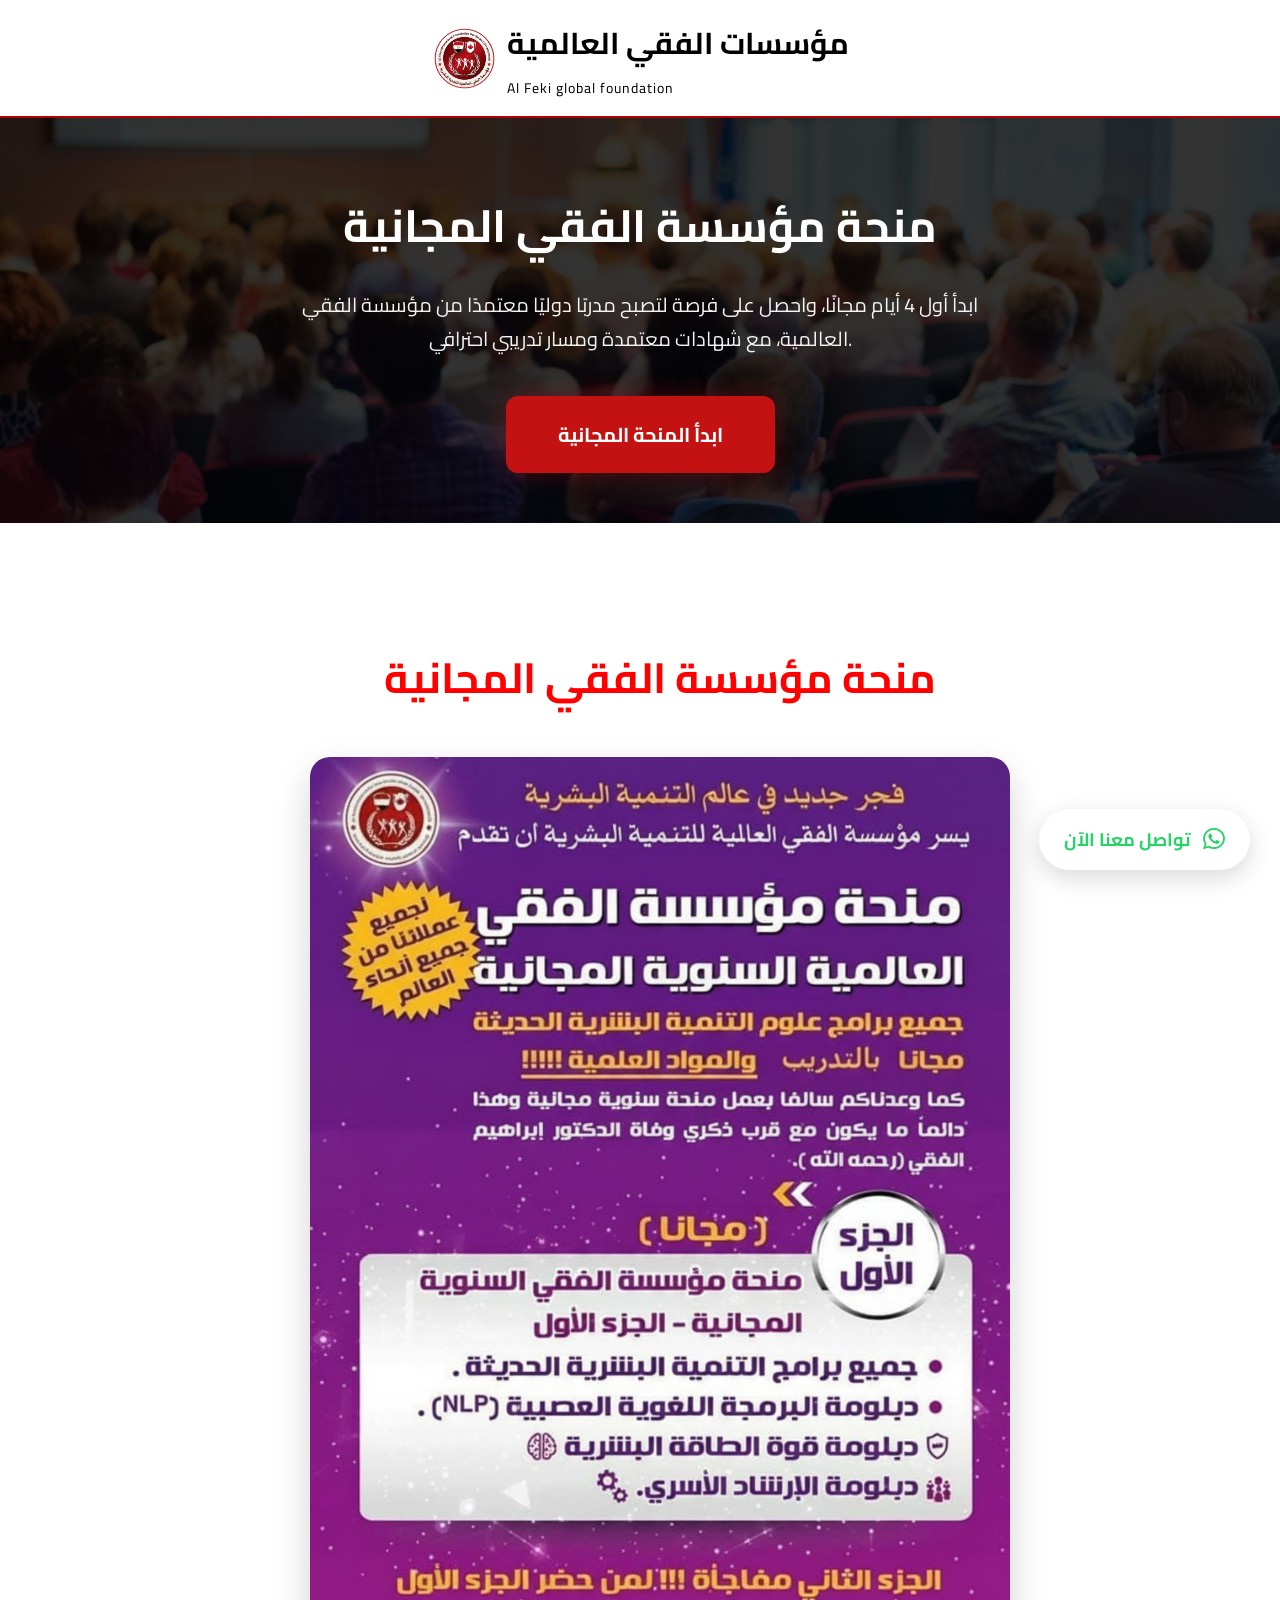
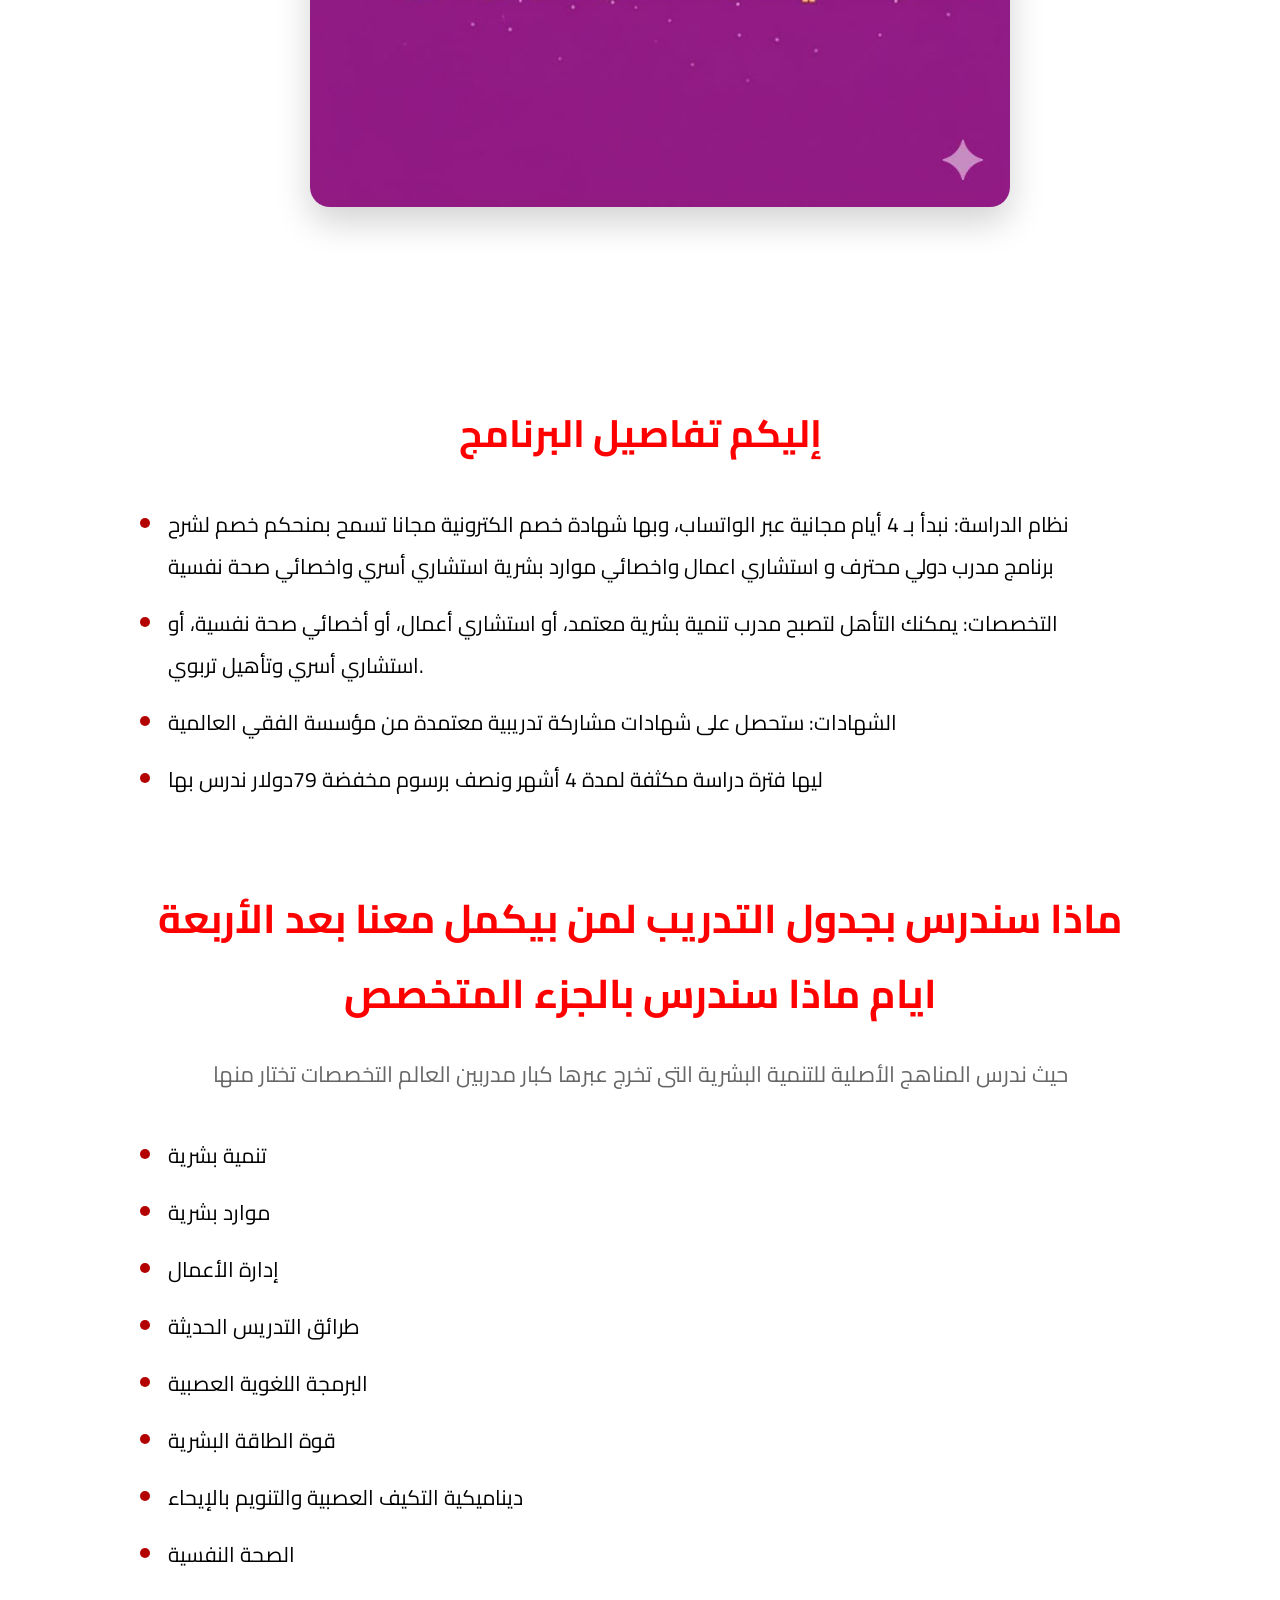
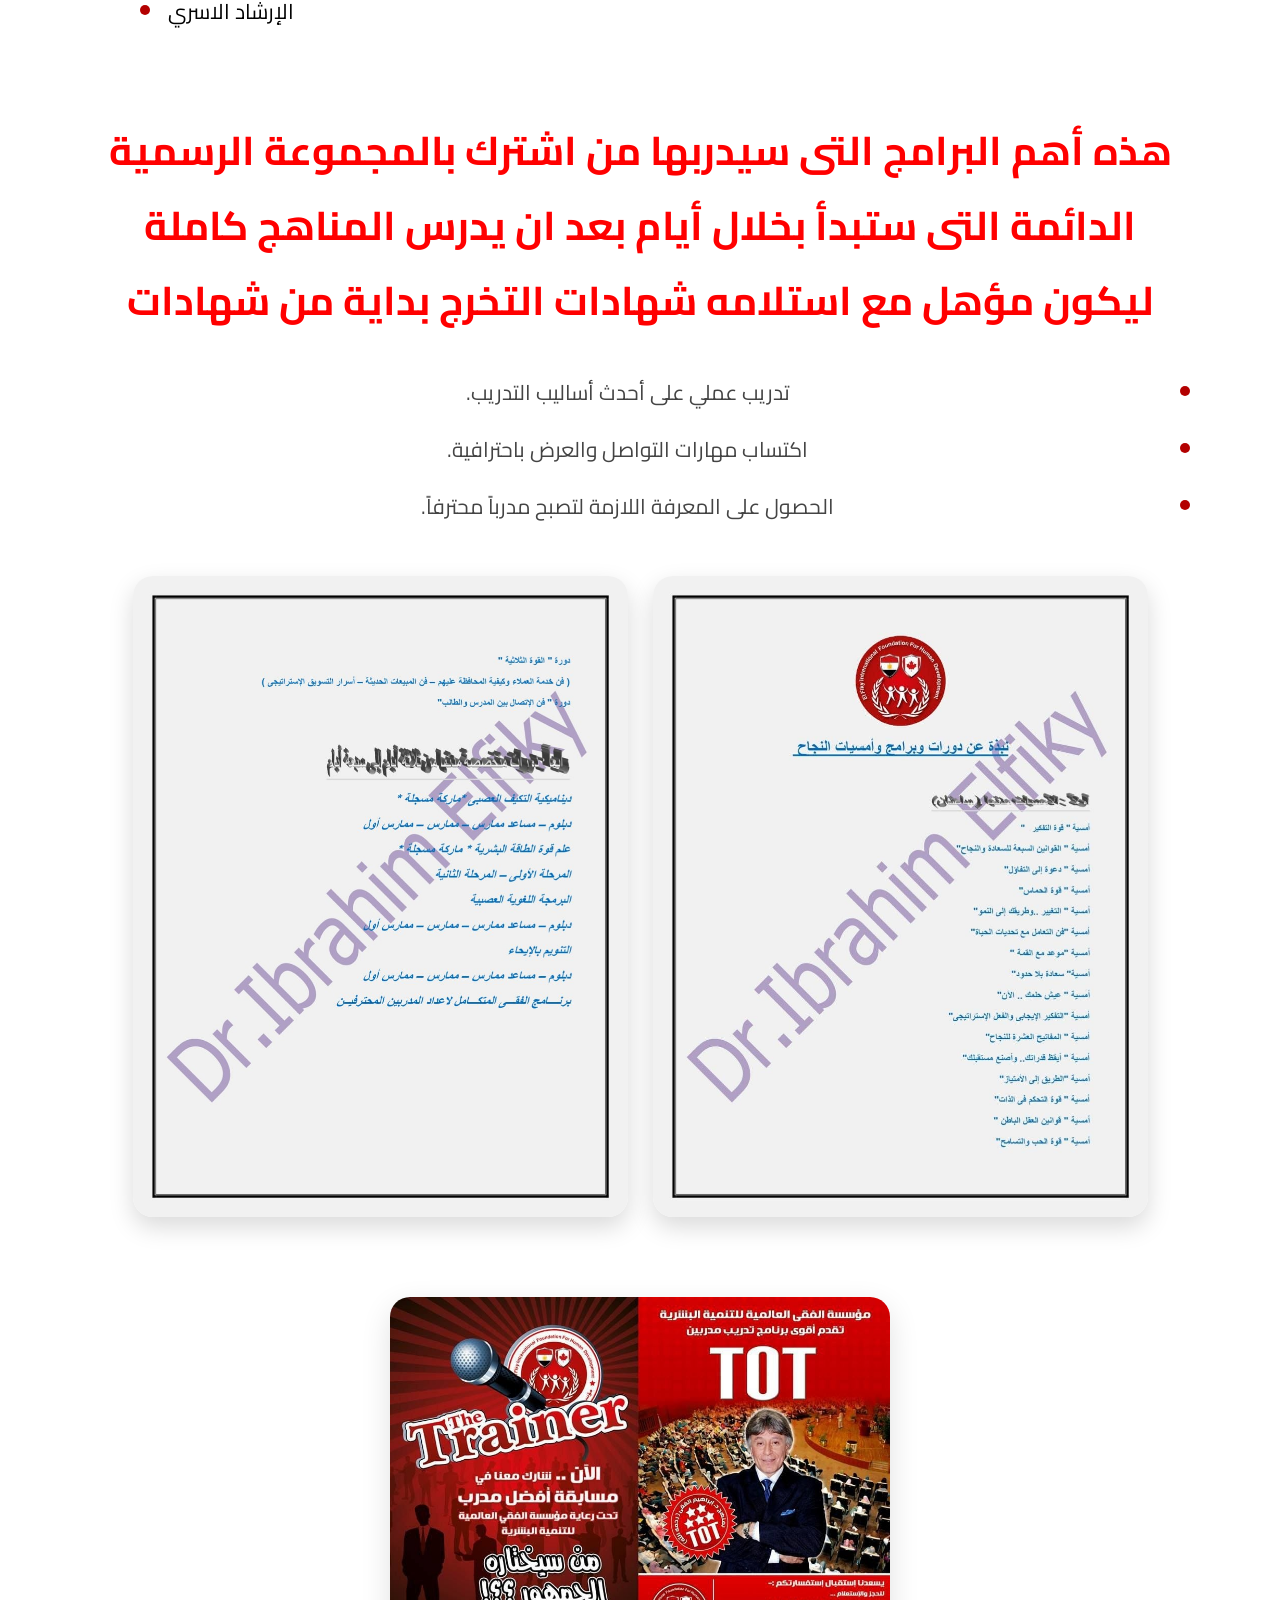
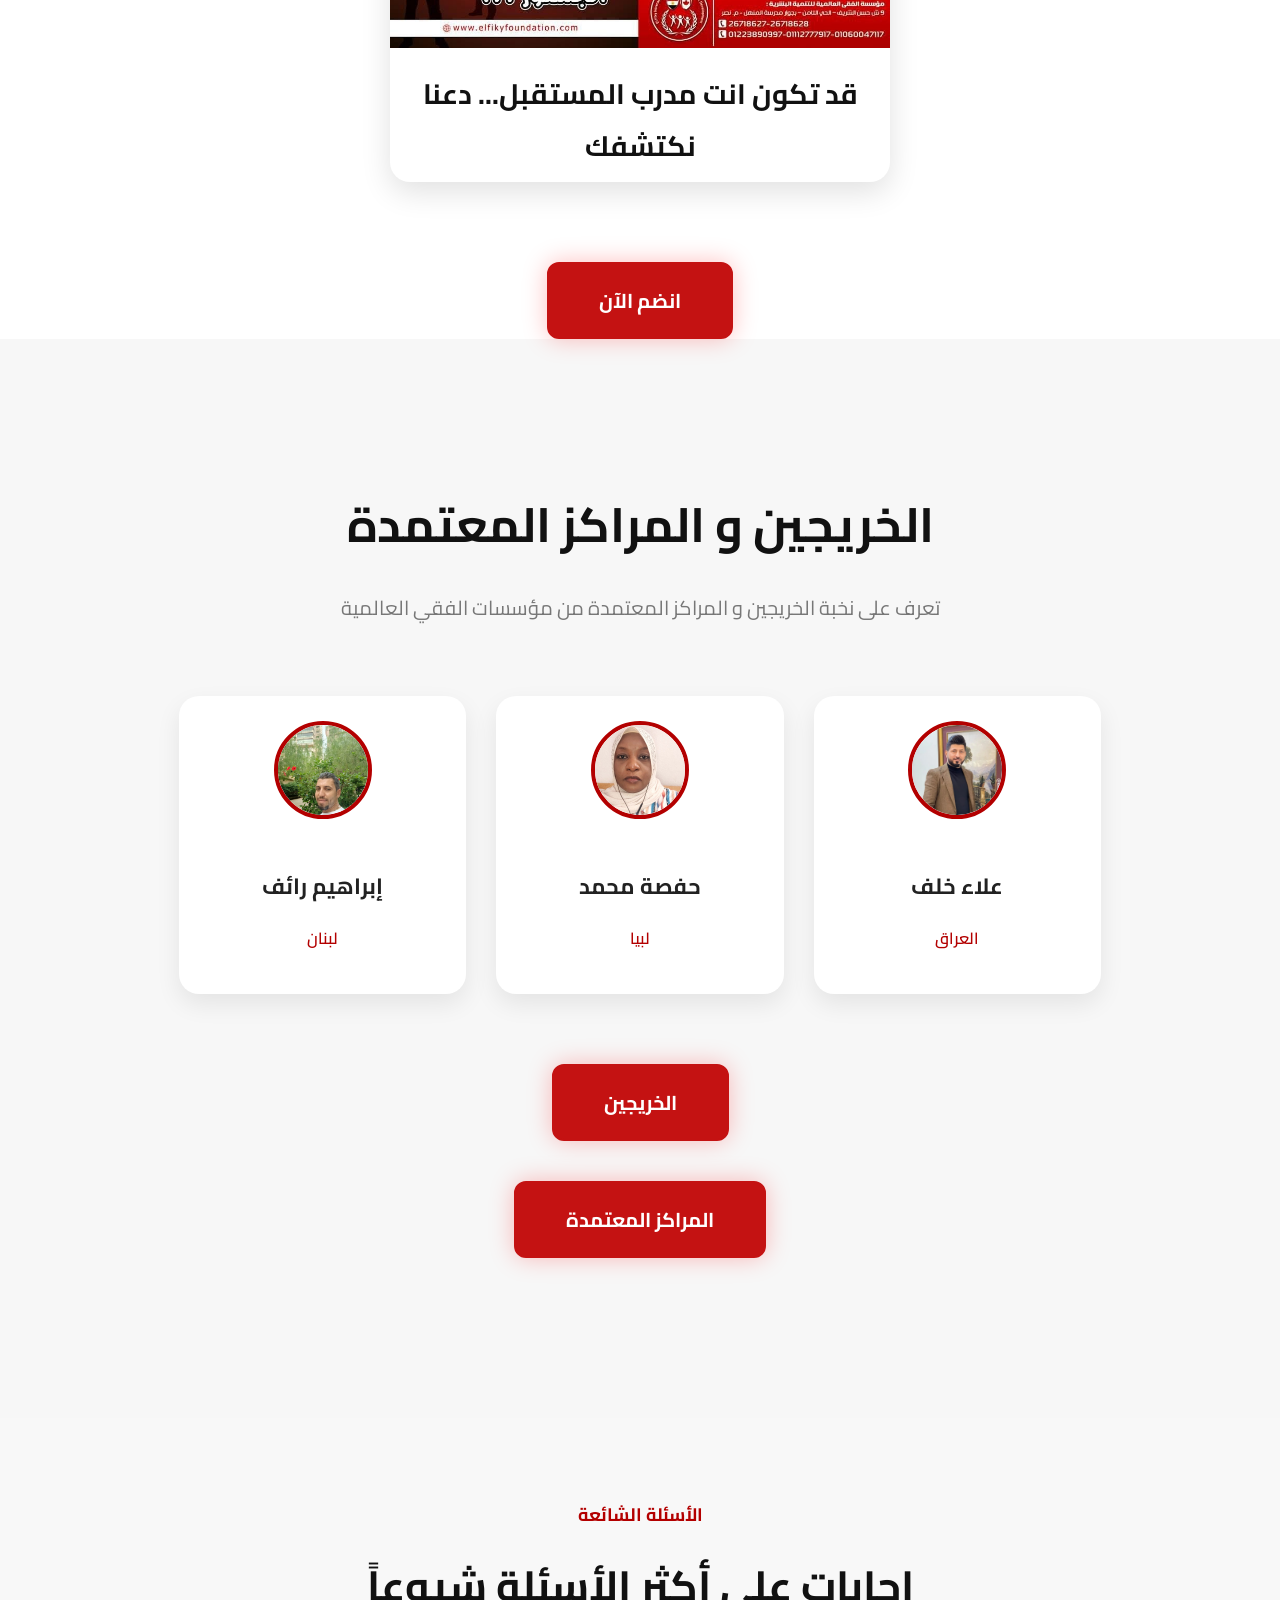
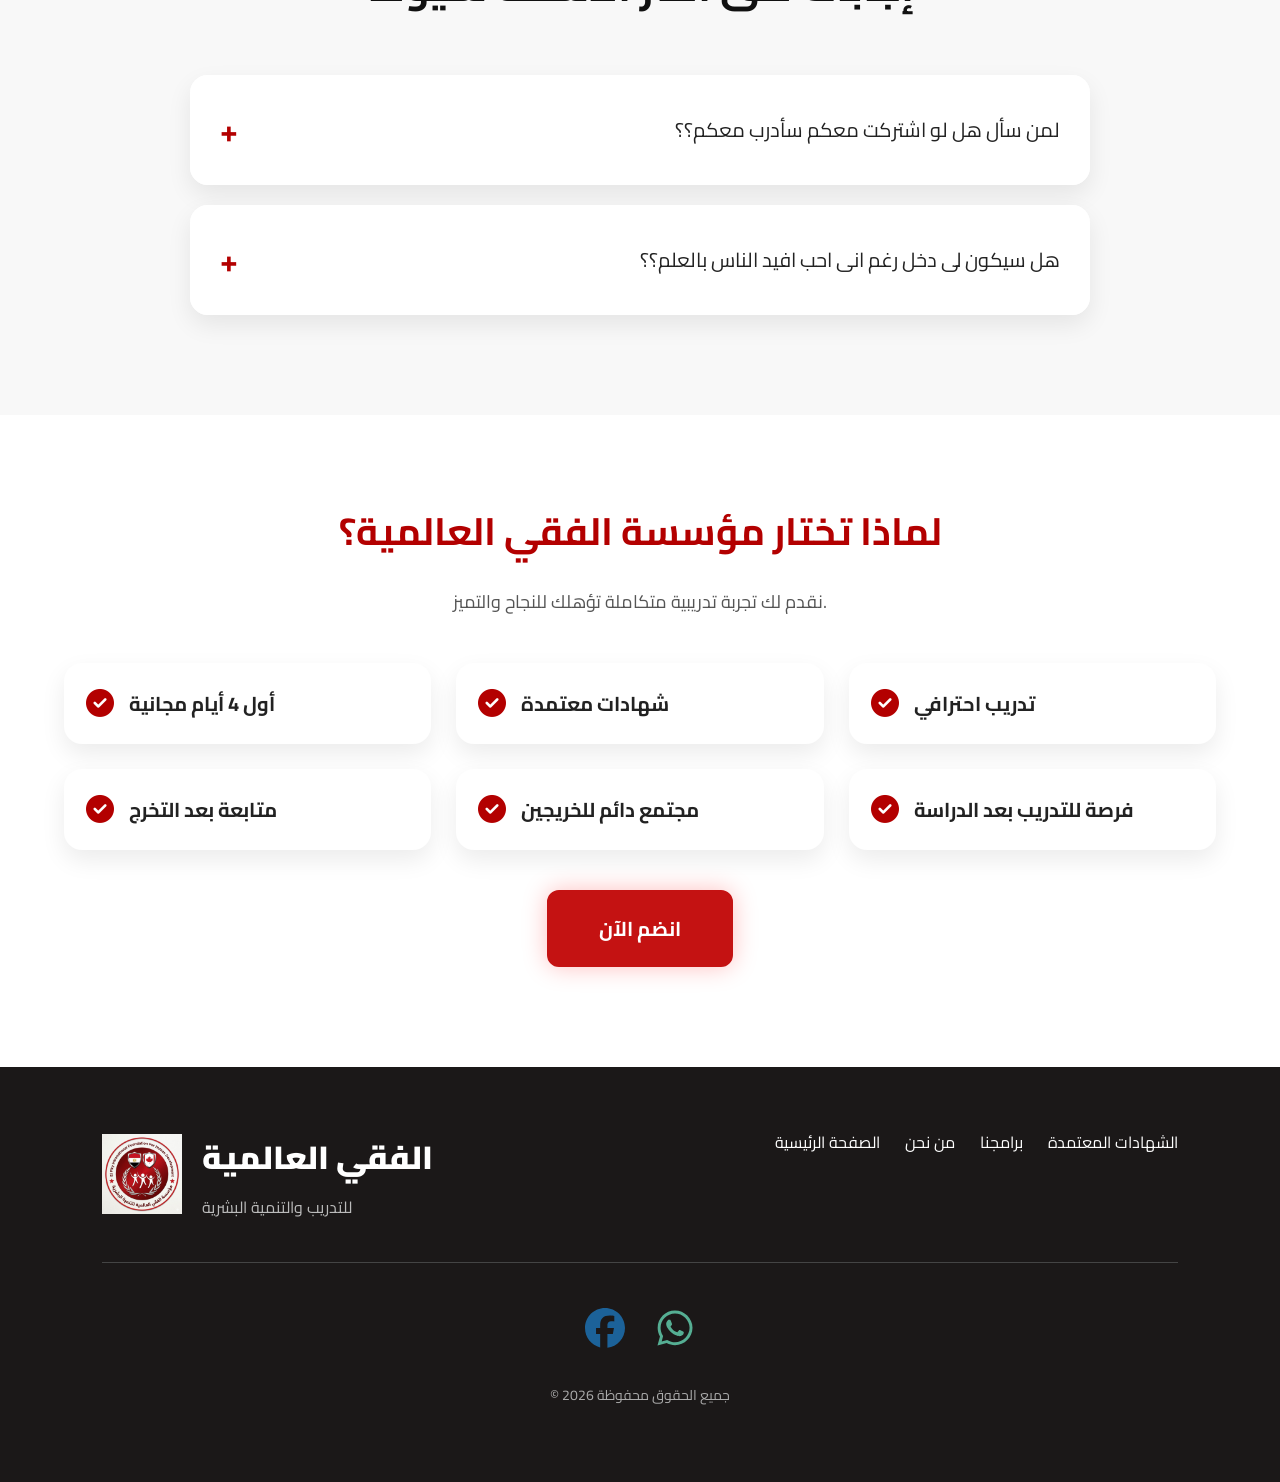
<file: trainer-of-trainers.html>
<!DOCTYPE html>
<html lang="en">
<head>
    <meta charset="UTF-8">
    <meta name="viewport" content="width=device-width, initial-scale=1.0">
   <title>
منحة تدريب المدربين المجانية | TOT | مدرب معتمد | مؤسسة الفقي العالمية
</title>
<meta name="description"
content="انضم إلى منحة مؤسسة الفقي العالمية المجانية وابدأ أول 4 أيام مجانًا. احصل على فرصة لتصبح مدربًا معتمدًا مع شهادات معتمدة ومسار تدريبي احترافي.">
<meta property="og:title" content="منحة تدريب المدربين المجانية">

<meta property="og:description"
content="ابدأ أول 4 أيام مجانًا مع مؤسسة الفقي العالمية.">

<meta property="og:image"
content="https://yourwebsite.com/منحة.jpeg">

<meta property="og:type"
content="website">

<meta name="google-site-verification" content="yzK7V_12WDAYEzA-K0YsZzIo_TlvaPfq4iJp1TBlG_c" />
    <link rel="stylesheet" href="TOT.css">
    <link rel="preconnect" href="https://fonts.googleapis.com">
<link rel="preconnect" href="https://fonts.gstatic.com" crossorigin>
<link href="https://fonts.googleapis.com/css2?family=Cairo:wght@200..1000&display=swap" rel="stylesheet">
<link rel="stylesheet" href="https://cdnjs.cloudflare.com/ajax/libs/font-awesome/6.5.0/css/all.min.css">

<!-- Google tag (gtag.js) -->
<script async src="https://www.googletagmanager.com/gtag/js?id=AW-18327979808"></script>
<script>
  window.dataLayer = window.dataLayer || [];
  function gtag(){dataLayer.push(arguments);}
  gtag('js', new Date());

  gtag('config', 'AW-18327979808');
</script>
</head>
<body>
    



<header class="header">
    <a href="index.html" class="logo-link">
    <div class="logo-container">
        
            <img src="logo b.png" alt="Company Logo" class="logo">
            <div class="company-text">
                <h1 style="font-family: cairo;">مؤسسات الفقي العالمية</h1>
                <p>Al Feki global foundation</p>
            </div>
        
    </div>
    </a>
</header>


<!-- HERO -->
<section class="hero">

    <div class="hero-content">

        <h1> منحة مؤسسة الفقي المجانية </h1>

       <div class="hero-content">

    

    <p class="hero-subtitle">
        ابدأ أول 4 أيام مجانًا، واحصل على فرصة لتصبح مدربًا دوليًا معتمدًا من مؤسسة الفقي العالمية، مع شهادات معتمدة ومسار تدريبي احترافي.
    </p>


</div>
<div class="btn-center">

    <a href="https://chat.whatsapp.com/KHGdrEDo7PaBIhq23H91Pf?s=cl&p=a&ilr=1" class="cta-btn">
         ابدأ المنحة المجانية 
    </a>

</div>
    </div>

</section>
<!-- BIG IMAGE -->
<section class="about-course">

      <h2 style="color: red;"> منحة مؤسسة الفقي المجانية </h2>

    <div class="about-image">

        <img src="منحة.jpeg" alt="دورة تدريب المدربين">

    </div>
    

</section>
<section class="course-features">

    <h2 style="color: red;">     إليكم تفاصيل البرنامج </h2>

    <ul class="feature-list">

        <li>   نظام الدراسة: نبدأ بـ 4 أيام مجانية عبر الواتساب، وبها شهادة خصم الكترونية مجانا تسمح بمنحكم خصم لشرح برنامج مدرب دولي محترف و استشاري اعمال واخصائي موارد بشرية استشاري أسري واخصائي صحة نفسية</li>

        <li>   التخصصات: يمكنك التأهل لتصبح مدرب تنمية بشرية معتمد، أو استشاري أعمال، أو أخصائي صحة نفسية، أو استشاري أسري وتأهيل تربوي.</li>

        <li>الشهادات: ستحصل على شهادات مشاركة تدريبية معتمدة من مؤسسة الفقي العالمية</li>

        <li>ليها فترة دراسة مكثفة لمدة 4 أشهر ونصف برسوم مخفضة 79دولار ندرس بها</li>

        

    </ul>

</section>

<section class="course-section">

    <h2 style="color: red;">   ماذا سندرس بجدول التدريب لمن بيكمل معنا بعد الأربعة ايام
ماذا سندرس بالجزء المتخصص </h2>

    <h3>        حيث ندرس المناهج الأصلية للتنمية البشرية التى تخرج عبرها كبار مدربين العالم
التخصصات تختار منها</h3>

    <ul class="feature-list">

        <li>  تنمية بشرية</li>

        <li>  موارد بشرية </li>

        <li> إدارة الأعمال </li>

        <li> طرائق التدريس الحديثة </li>

        <li>   البرمجة اللغوية العصبية  </li>
         <li>  قوة الطاقة البشرية   </li>
          <li> ديناميكية التكيف العصبية والتنويم بالإيحاء   </li>
           <li>   الصحة النفسية  </li>
            <li>   الإرشاد الاسري </li>
          
    </ul>

</section>



<section class="info-gallery-section">

    <div class="info-content">

        <h2 style="color: red;">هذه أهم البرامج التى سيدربها من اشترك بالمجموعة الرسمية الدائمة التى ستبدأ  بخلال أيام
بعد ان يدرس المناهج كاملة ليكون مؤهل 
مع استلامه شهادات التخرج بداية من شهادات </h2>


        <ul class="info-list">

            <li>تدريب عملي على أحدث أساليب التدريب.</li>

            <li>اكتساب مهارات التواصل والعرض باحترافية.</li>

            <li>الحصول على المعرفة اللازمة لتصبح مدرباً محترفاً.</li>

        </ul>


    </div>


    <div class="info-images">

        <img src="tot 1.jpeg" alt="صورة تدريب">

        <img src="tot2.jpeg" alt="صورة دورة">

    </div>


</section>











<section class="image-text-section">

    <div class="image-card">

        <img src="tot3.jpeg" alt="صورة الدورة">

        <h3>قد تكون انت مدرب المستقبل... دعنا نكتشفك </h3>

        

    </div>

</section>
<div class="btn-center">

    <a href="https://chat.whatsapp.com/KHGdrEDo7PaBIhq23H91Pf?s=cl&p=a&ilr=1" class="cta-btn">
        انضم الآن 
    </a>

</div>

<a href="https://wa.me/2001212787878" class="whatsapp-sticky" target="_blank">

    <span>تواصل معنا الآن</span>

    <i class="fa-brands fa-whatsapp"></i>

</a>














<section class="trainer-section reveal" id="workerss">

    <div class="section-title reveal">

        <h2 class="reveal"> الخريجين و المراكز المعتمدة</h2>

        <p>تعرف على نخبة الخريجين و المراكز المعتمدة من مؤسسات الفقي العالمية</p>




<section class="benefits">

    <div class="benefit-card">

        <img src="ابراهيم.jpeg" alt="Certificate">

        <h3> إبراهيم رائف</h3>

        <p>    لبنان</p>

    </div>

    <div class="benefit-card">

        <img src="حفصة.jpeg" alt="Training">

        <h3>حفصة محمد </h3>

        <p>    لبيا</p>

    </div>

    <div class="benefit-card">

        <img src="alaa.jpeg" alt="Graduate">

        <h3> علاء خلف </h3>

        <p>    العراق</p>

    </div>

</section>




<div class="btn-center reveal">

    <a href="المدربون المعتمدون.html"
       class="cta-btn"
       target="_blank"
       rel="noopener noreferrer">
        الخريجين
    </a>
</div>

<div class="btn-center reveal">

    <a href="المراكز المعتمدة.html"
       class="cta-btn"
       target="_blank"
       rel="noopener noreferrer">
        المراكز المعتمدة
    </a>
</div>



</section>



<button id="topBtn">

    <i class="fa-solid fa-arrow-up"></i>

</button>









<section class="faq-section">

    <div class="faq-title">

        <span>الأسئلة الشائعة</span>

        <h2>إجابات على أكثر الأسئلة شيوعاً</h2>

    </div>


    <div class="faq-container">


        <div class="faq-item">

            <button class="faq-question">

        لمن سأل هل لو اشتركت معكم سأدرب معكم؟؟

                <i>+</i>

            </button>

            <div class="faq-answer">

                <p>
                    من حقك تدرب وانت بتدرس معنا قبل تخرجك
بداية من شهر المناقشة من منتصف الشهر الثاني من الدراس 
                </p>

            </div>

        </div>



        <div class="faq-item">

            <button class="faq-question">

                   هل سيكون لى دخل رغم انى احب افيد الناس بالعلم؟؟

                <i>+</i>

            </button>

            <div class="faq-answer">

                <p>
                           نعم ستفيد الناس بتدريبهم على المهارات التى ستكتسبها
                </p>

            </div>

        </div>




    </div>


</section>


<section class="why-us">

    <div class="why-us-title">

        <h2>لماذا تختار مؤسسة الفقي العالمية؟</h2>

        <p>نقدم لك تجربة تدريبية متكاملة تؤهلك للنجاح والتميز.</p>

    </div>

    <div class="why-grid">

        <div class="why-card">
            <i class="fa-solid fa-circle-check"></i>
            <span>أول 4 أيام مجانية</span>
        </div>

        <div class="why-card">
            <i class="fa-solid fa-circle-check"></i>
            <span>شهادات معتمدة</span>
        </div>

        <div class="why-card">
            <i class="fa-solid fa-circle-check"></i>
            <span>تدريب احترافي</span>
        </div>

        <div class="why-card">
            <i class="fa-solid fa-circle-check"></i>
            <span>متابعة بعد التخرج</span>
        </div>

        <div class="why-card">
            <i class="fa-solid fa-circle-check"></i>
            <span>مجتمع دائم للخريجين</span>
        </div>

        <div class="why-card">
            <i class="fa-solid fa-circle-check"></i>
            <span>فرصة للتدريب بعد الدراسة</span>
        </div>

    </div>



    <div class="btn-center">

    <a href="https://chat.whatsapp.com/KHGdrEDo7PaBIhq23H91Pf?s=cl&p=a&ilr=1" class="cta-btn">
        انضم الآن 
    </a>

</div>

</section>








<footer class="footer">

    <div class="footer-top">

        <div class="footer-brand">
            <img src="logo5.jpeg" alt="Logo" class="footer-logo">

            <div>
                <h2>الفقي العالمية</h2>
                <p>للتدريب والتنمية البشرية</p>
            </div>
        </div>

        <div class="footer-links">
            <a href="index.html ">الصفحة الرئيسية </a>
            <a href="index.html#uss">من نحن</a>
            <a href="index.html#workk">برامجنا</a>
            <a href="index.html#certificates">    الشهادات المعتمدة    </a>
            
           
        </div>

    </div>

<section id="contactss">
    <div class="footer-line"></div>

    <div class="footer-bottom">

        <div class="footer-icons">

            <a href="https://www.facebook.com/share/1AEh96k7L9/" >
                <img src="facebook-brands-solid-full.svg" alt="">
            </a>

            <a href="https://wa.me/2001212787878">
                <img src="whatsapp-brands-solid-full.svg" alt="">
            </a>

        </div>

        <p>© 2026 جميع الحقوق محفوظة</p>

    </div>

</footer>

</section>

<script>
const faqItems = document.querySelectorAll(".faq-item");

faqItems.forEach(item => {

    const question = item.querySelector(".faq-question");
    const answer = item.querySelector(".faq-answer");
    const icon = item.querySelector("i");

    question.addEventListener("click", () => {

        faqItems.forEach(other => {

            if(other !== item){

                other.querySelector(".faq-answer").style.maxHeight = null;
                other.querySelector("i").classList.remove("fa-minus");
                other.querySelector("i").classList.add("fa-plus");

            }

        });

        if(answer.style.maxHeight){

            answer.style.maxHeight = null;

            icon.classList.remove("fa-minus");
            icon.classList.add("fa-plus");

        }else{

            answer.style.maxHeight = answer.scrollHeight + "px";

            icon.classList.remove("fa-plus");
            icon.classList.add("fa-minus");

        }

    });

});





const topBtn=document.getElementById("topBtn");

if(topBtn){

    window.addEventListener("scroll",()=>{

        if(window.scrollY>500){

            topBtn.style.opacity="1";
            topBtn.style.pointerEvents="auto";

        }

        else{

            topBtn.style.opacity="0";
            topBtn.style.pointerEvents="none";

        }

    });

    topBtn.addEventListener("click",()=>{

        window.scrollTo({

            top:0,
            behavior:"smooth"

        });

    });

}
</script>
</body>
</html>
</file>
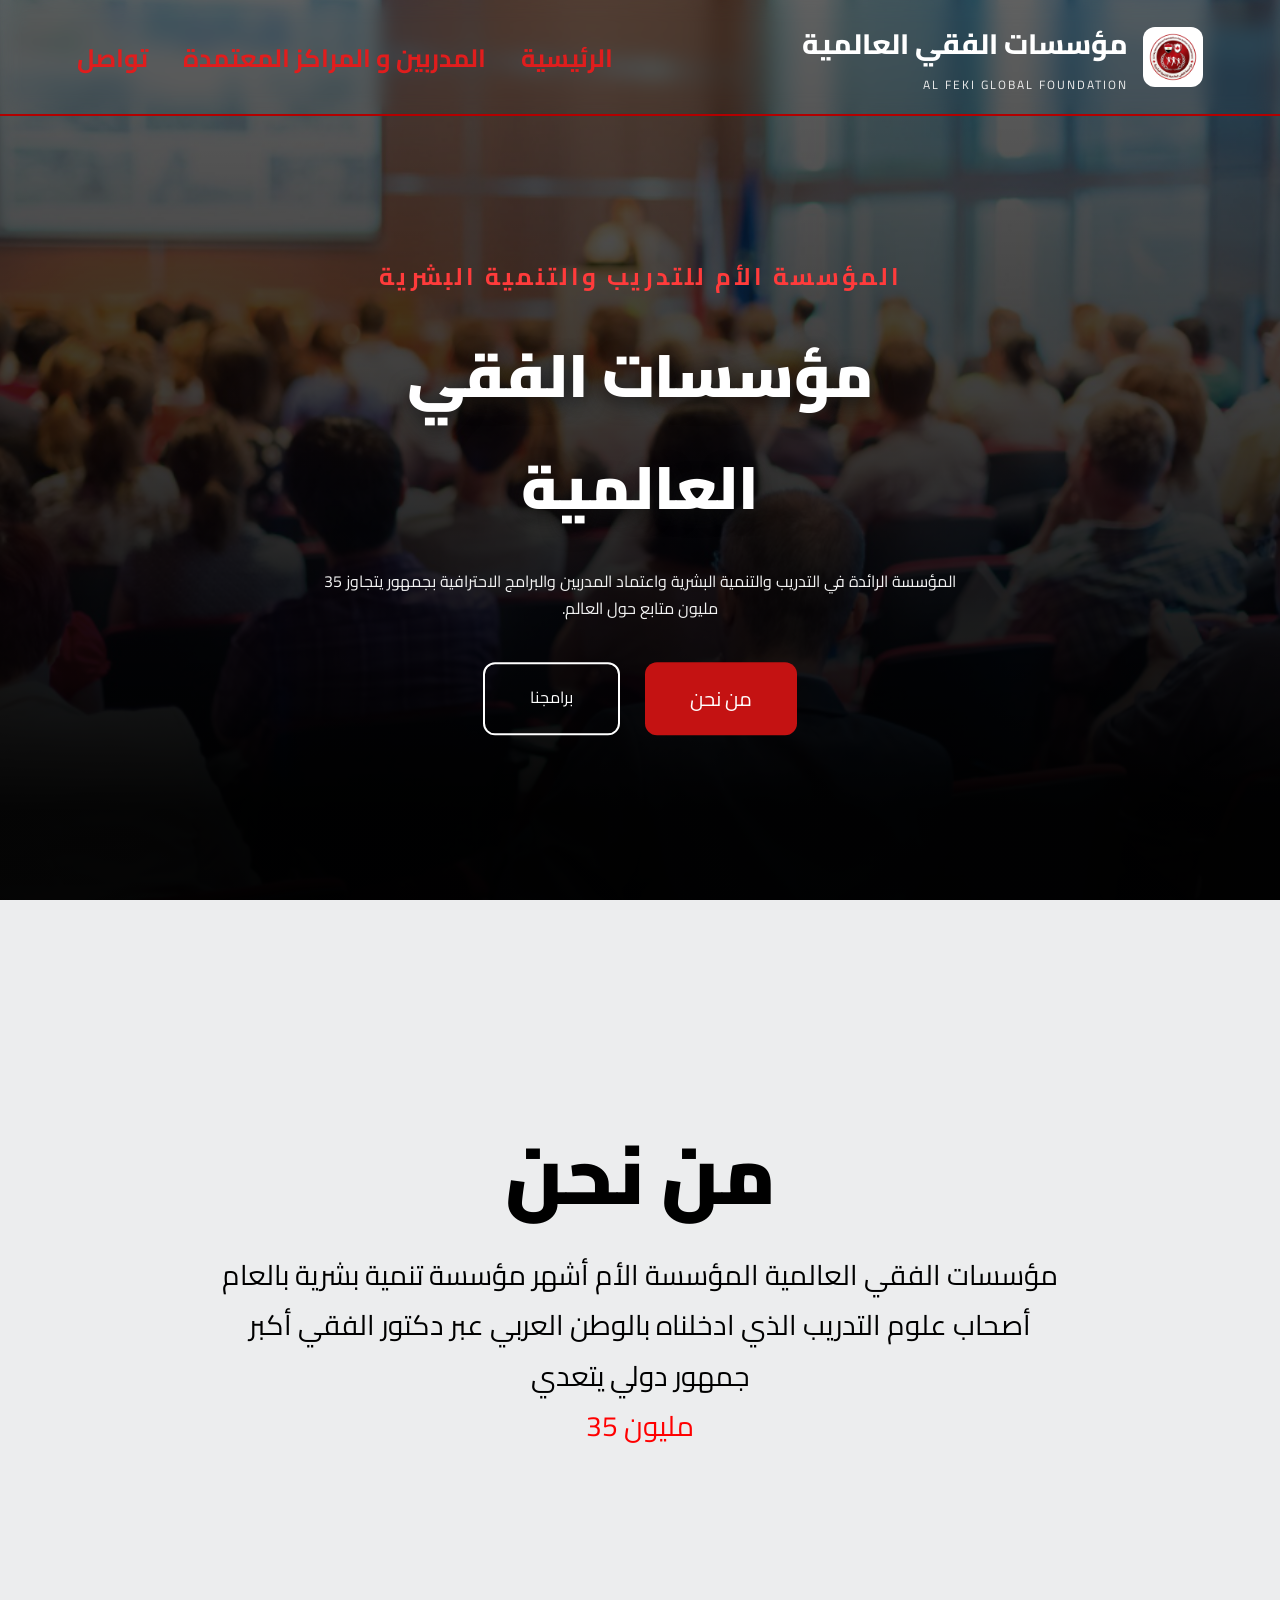
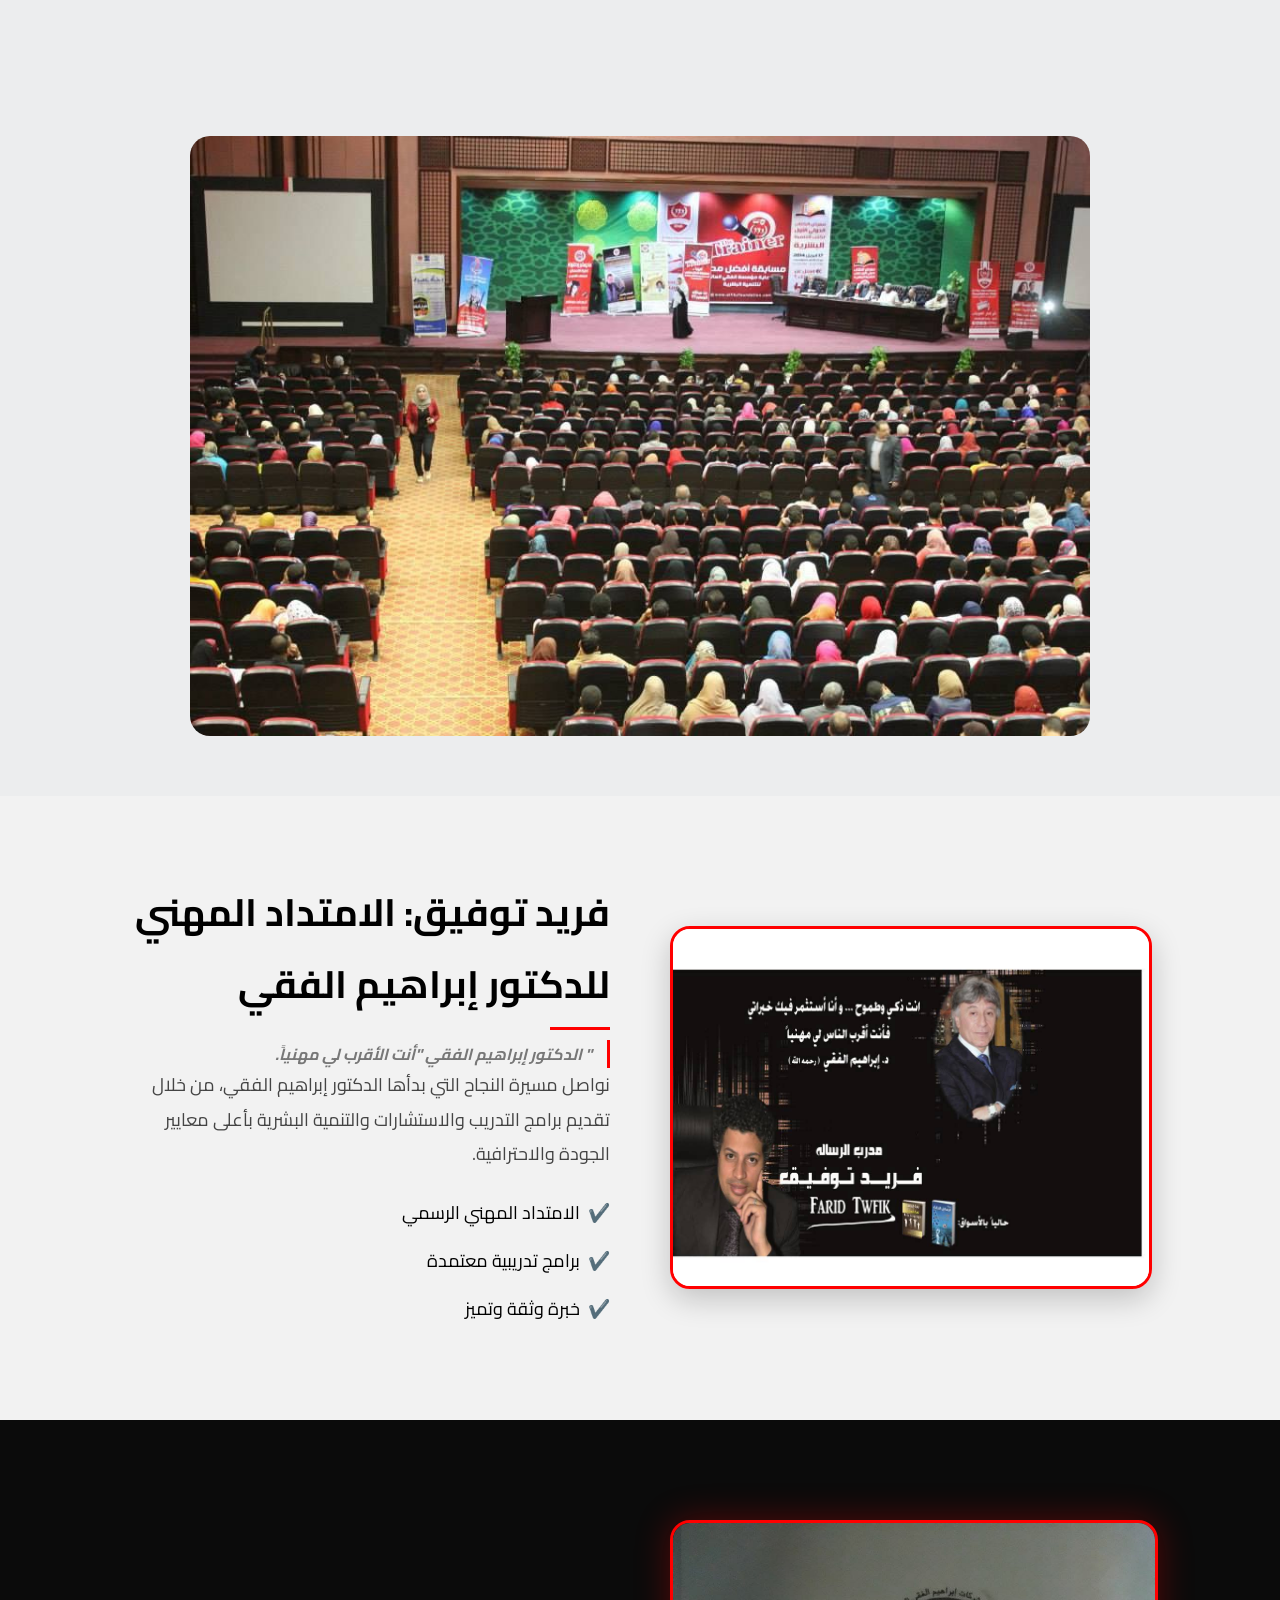
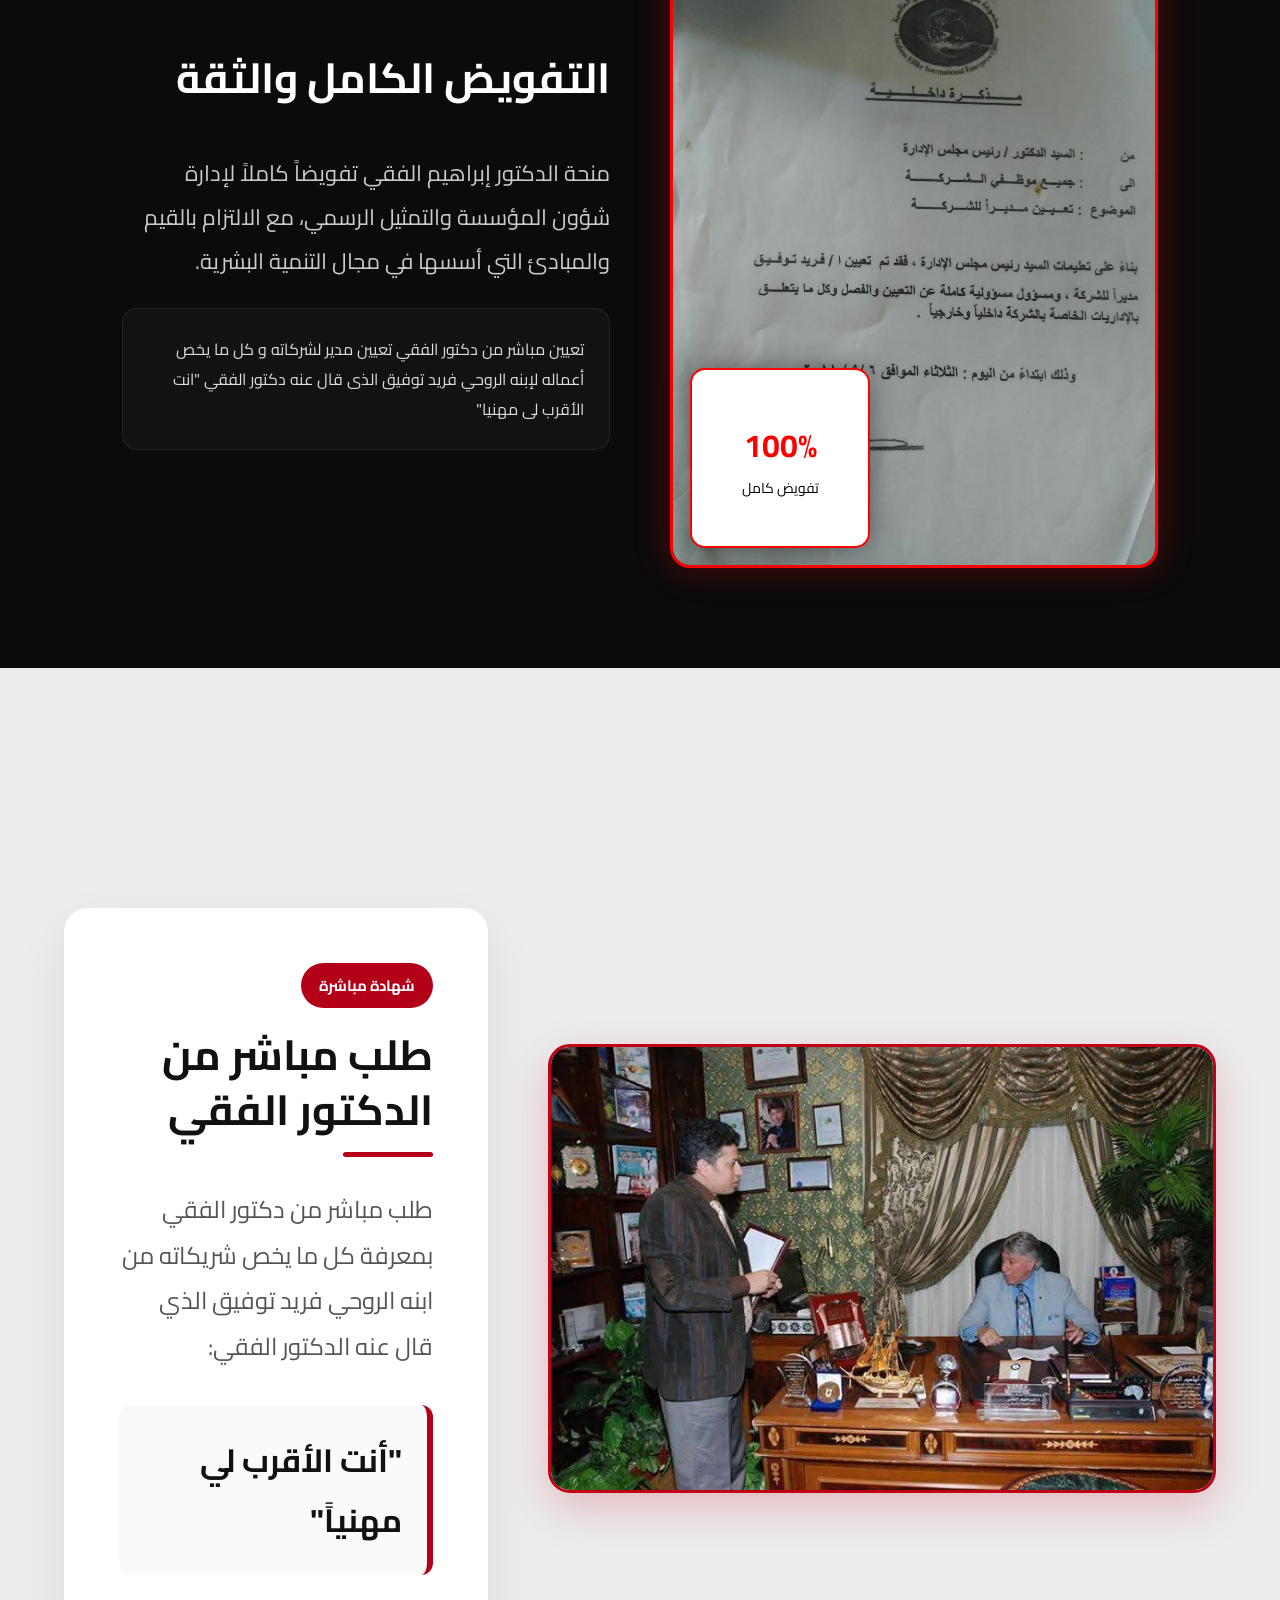
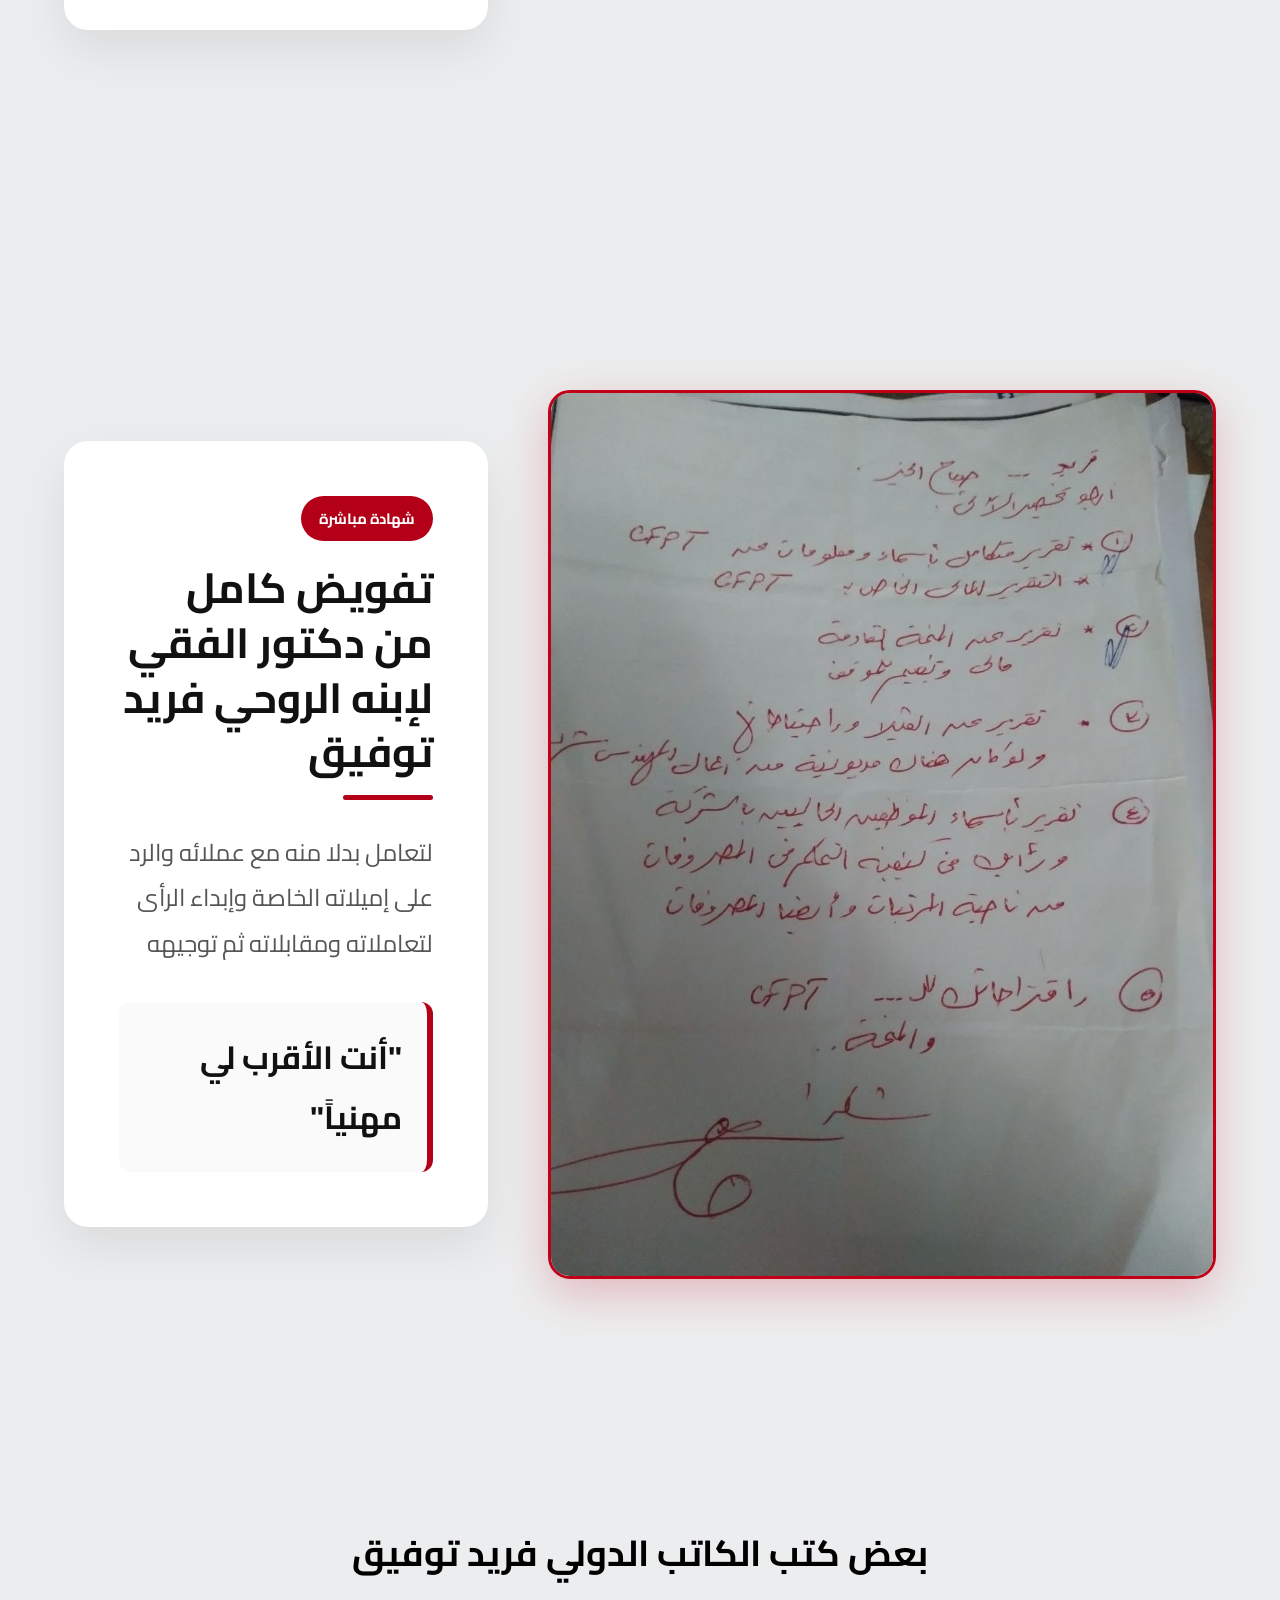
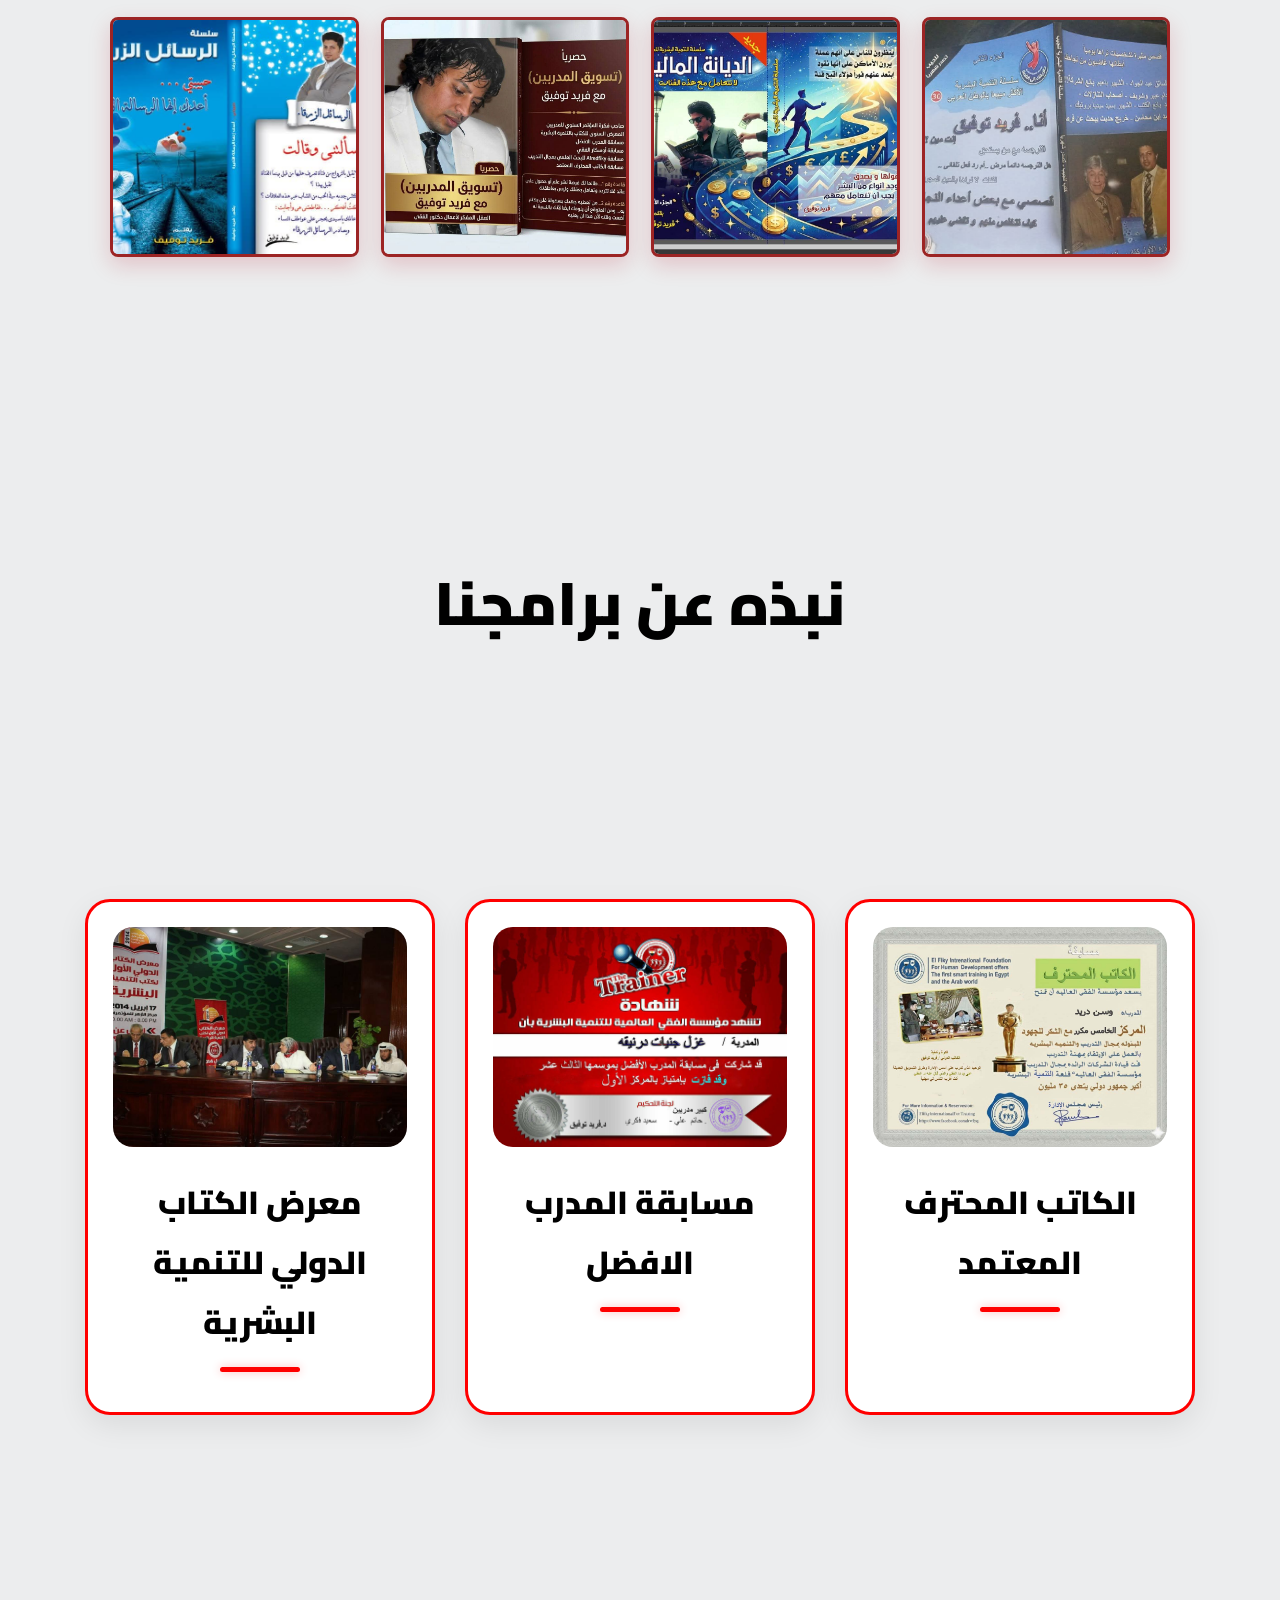
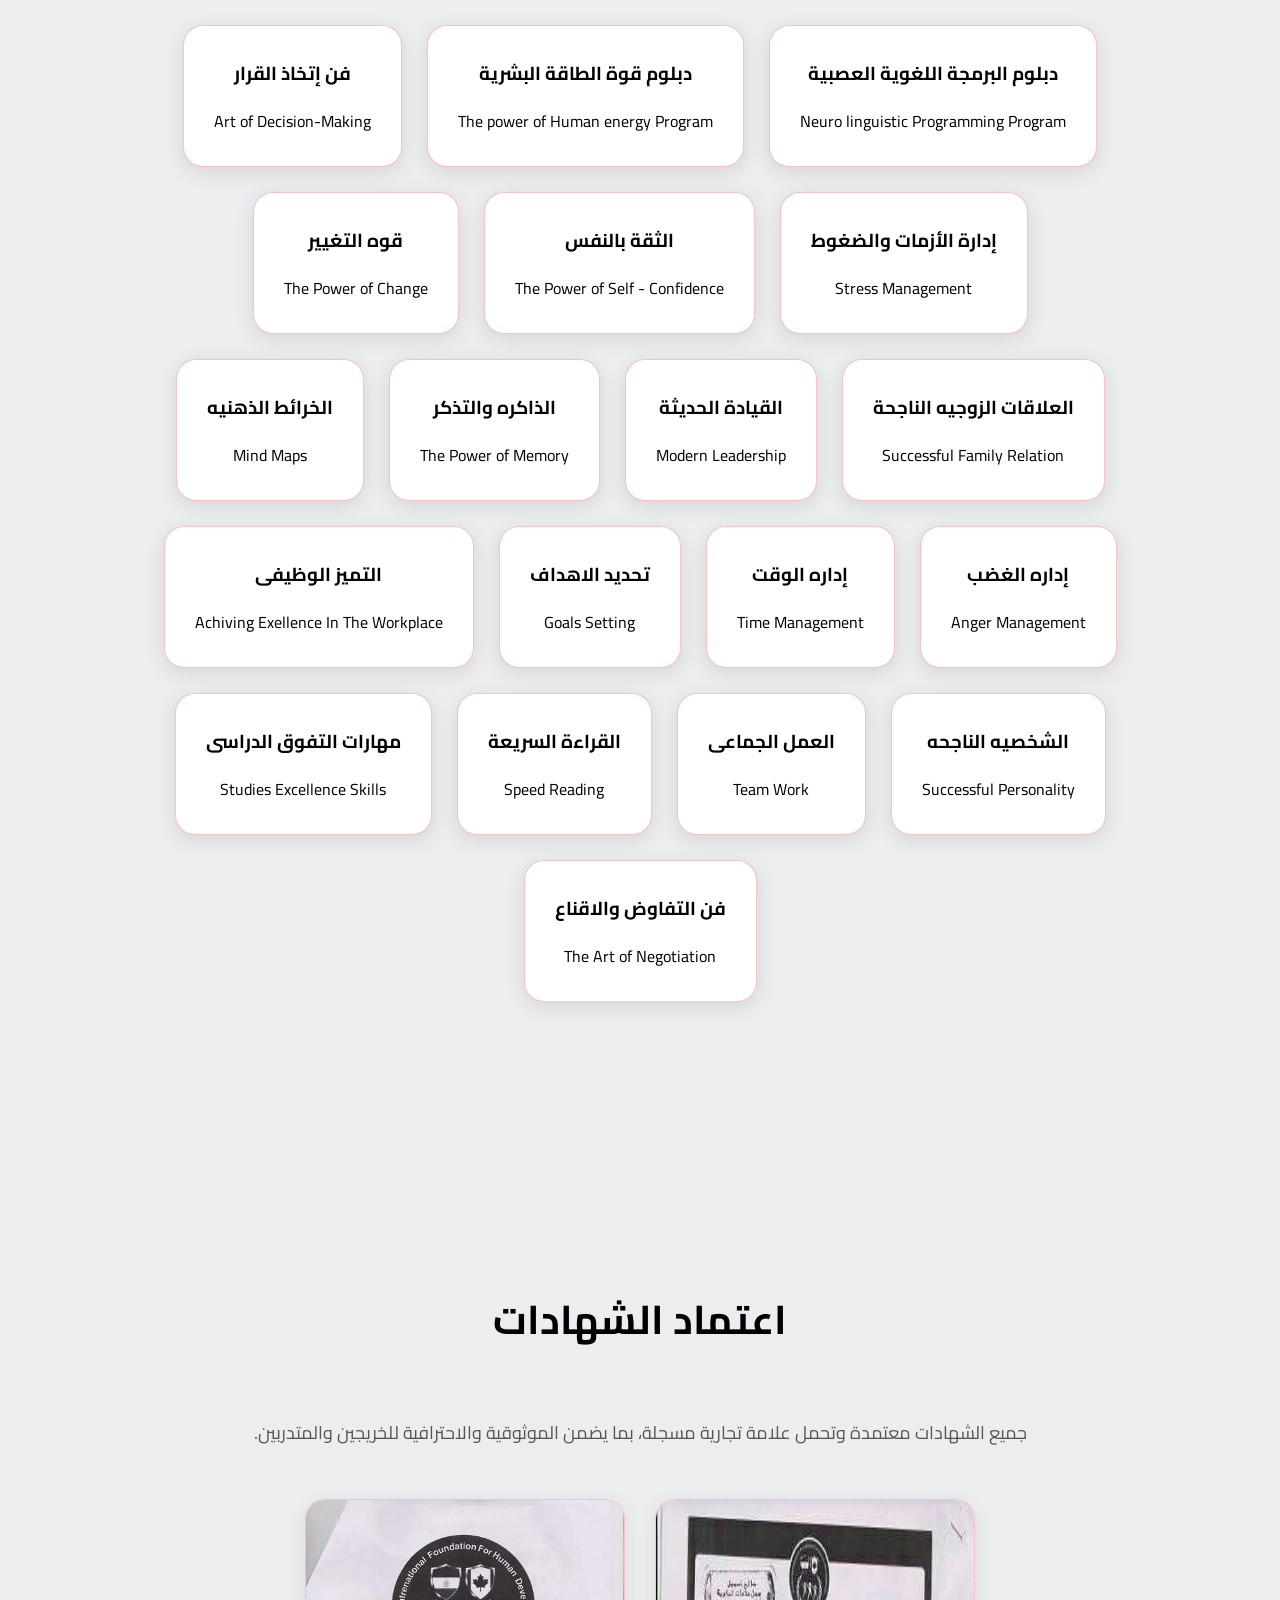
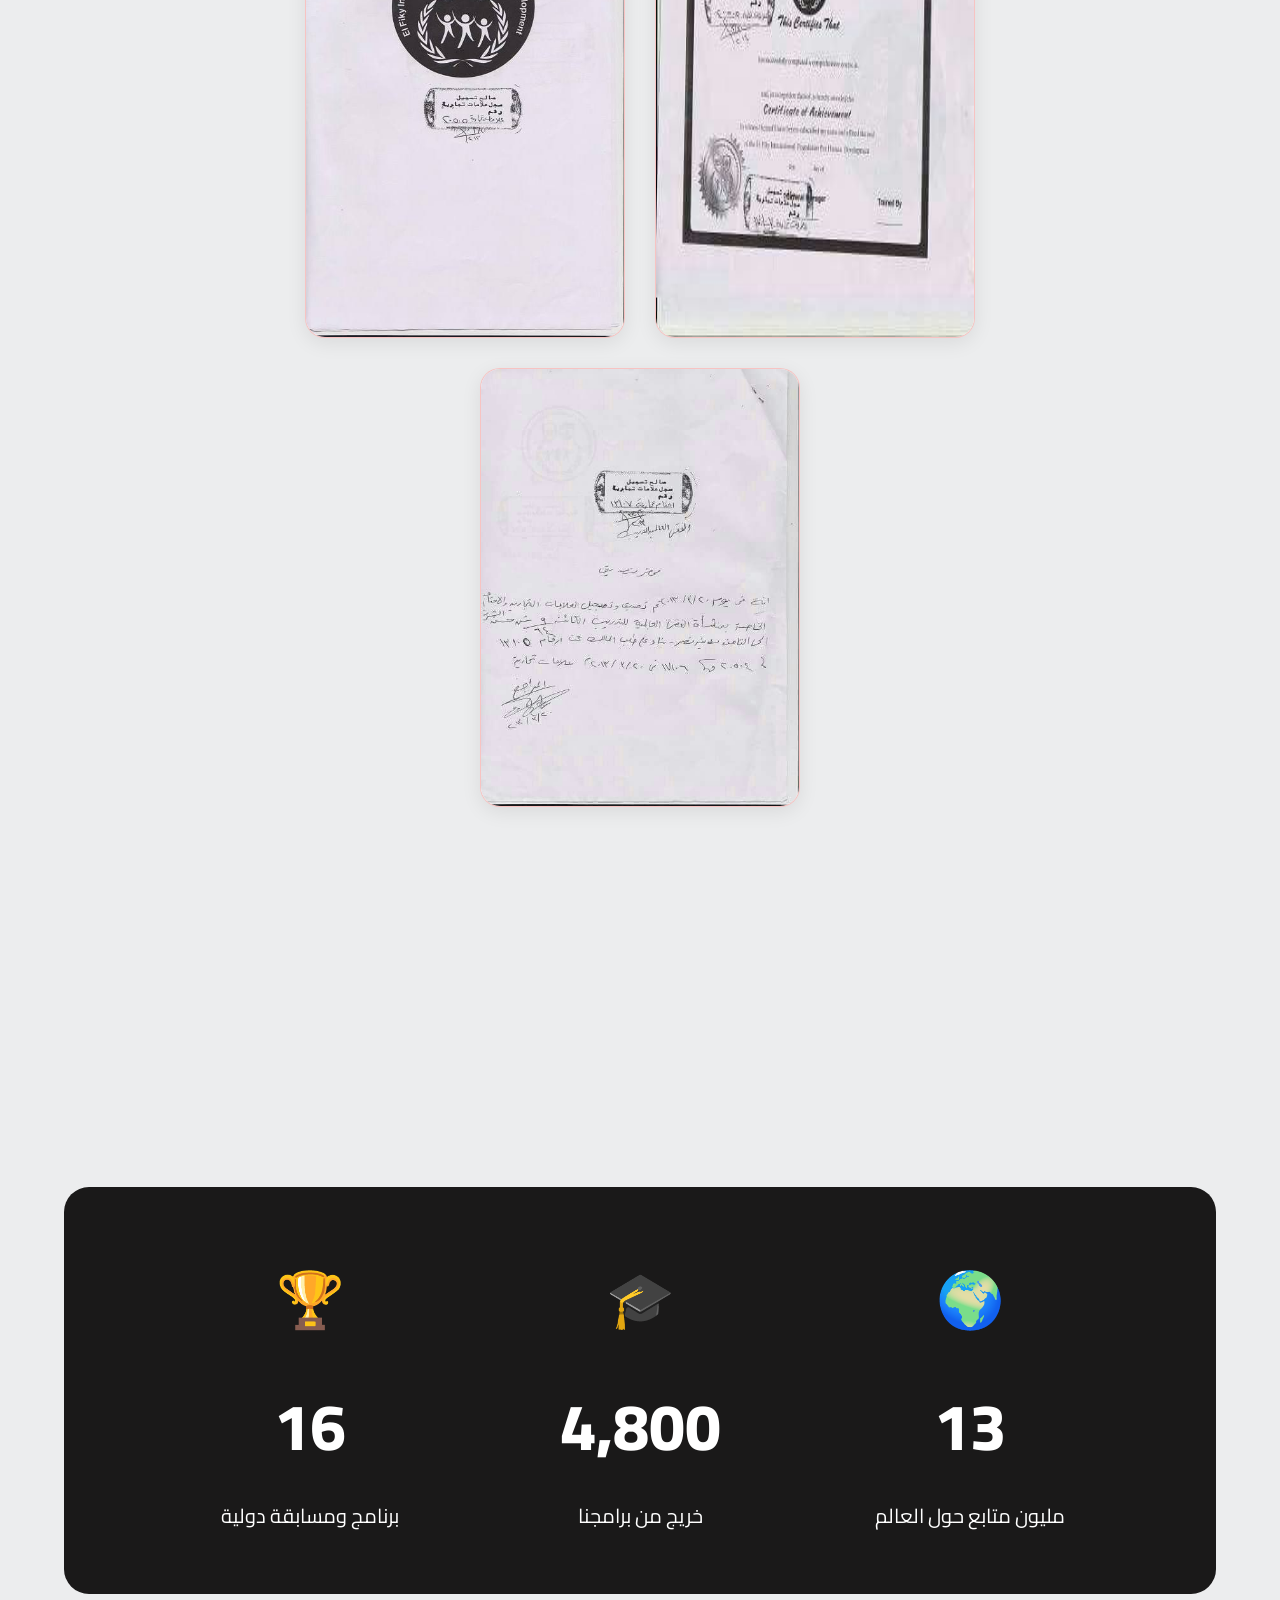
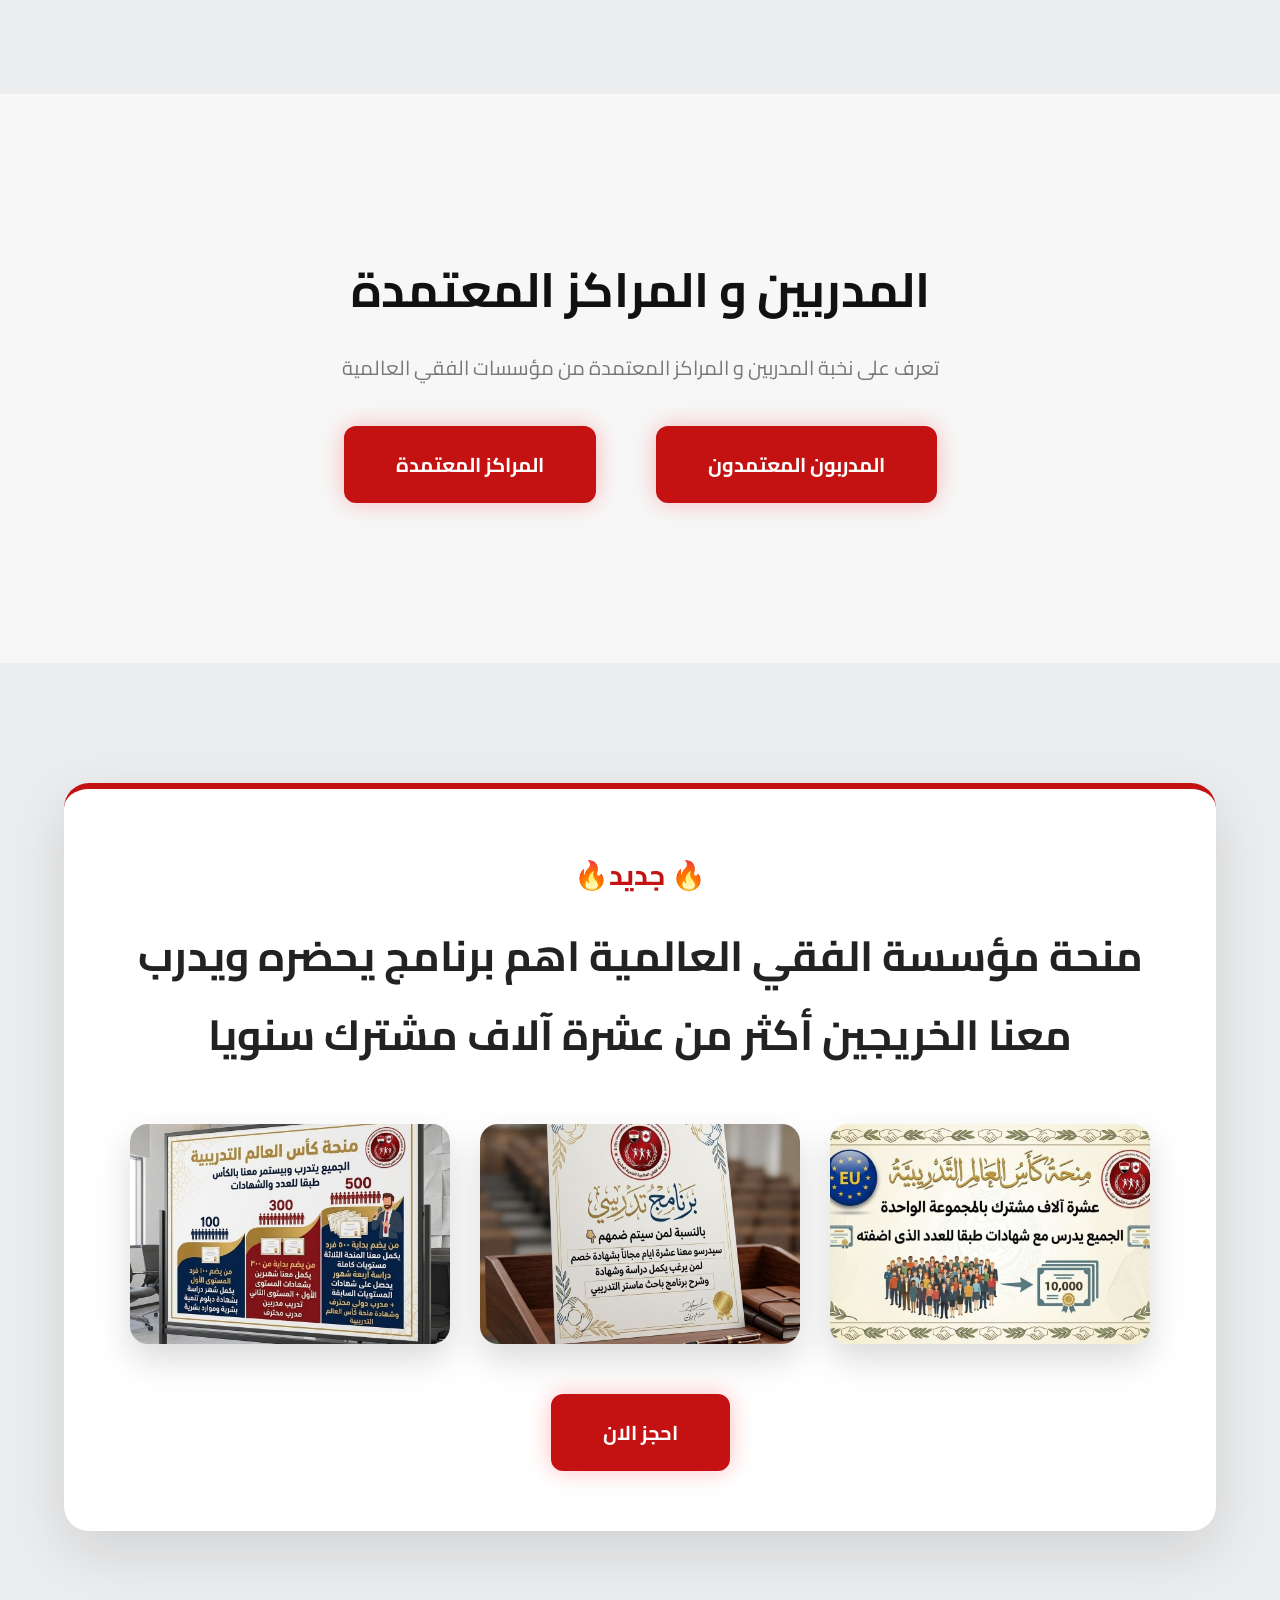
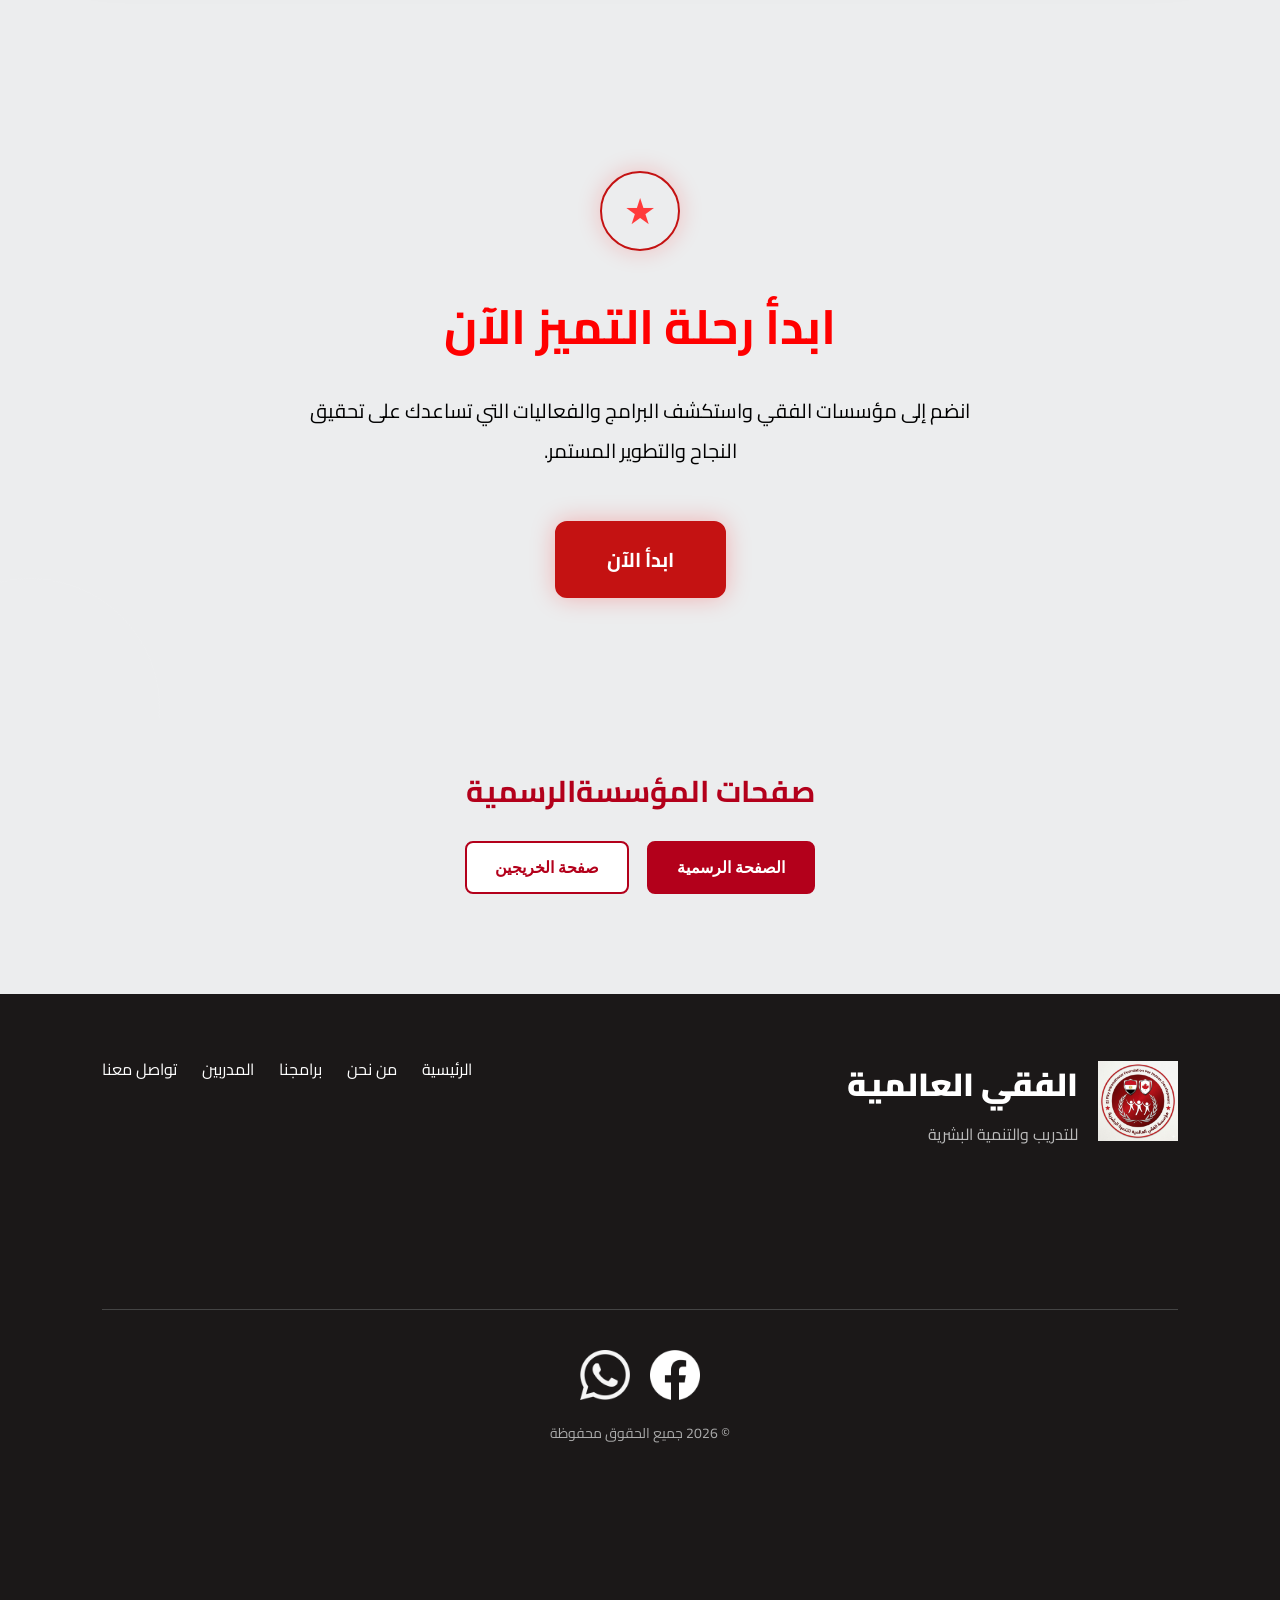
<file: الفقي العالميه للتدريب.html>
<!DOCTYPE html>
<html lang="ar" dir="rtl">
<head>
    <meta charset="UTF-8">
    <meta name="viewport" content="width=device-width, initial-scale=1.0">

    <title>مؤسسات الفقي العالمية</title>

    <link href="https://fonts.googleapis.com/css2?family=Cairo:wght@300;400;600;700;800&display=swap" rel="stylesheet">
    <link rel="stylesheet" href="STyle_fixed.css">
</head>








<body>



<header class="header">

    <div class="logo-section">

        <a href="#home22" class="logo-link">

            <img src="logo b.png" alt="Logo" class="logo">

            <div class="company">

                <h1>مؤسسات الفقي العالمية</h1>

                <p>AL FEKI GLOBAL FOUNDATION</p>

            </div>

        </a>

    </div>

    <nav class="nav">

        <a href="#home22">الرئيسية</a>

        <a href="#workerss">المدربين و المراكز المعتمدة</a>

        <a href="#contactss">تواصل</a>

    </nav>

</header>
<section id="home22">

    <img src="CONFINTEA conference room.png" id="img1" alt="Hero Background">

    <div class="overlay"></div>

    <div class="hero-content">

        <h3>المؤسسة الأم للتدريب والتنمية البشرية</h3>

        <h1>مؤسسات الفقي العالمية</h1>

        <p>
            المؤسسة الرائدة في التدريب والتنمية البشرية
            واعتماد المدربين والبرامج الاحترافية
            بجمهور يتجاوز 35 مليون متابع حول العالم.
        </p>

        <div class="hero-buttons">

            <a href="#uss" class="hero-btn">من نحن</a>

            <a href="#workk" class="hero-btn2">برامجنا</a>

        </div>

    </div>

    <div class="scroll-arrow">
        ↓
    </div>

</section>


<section id="uss">
<p id="s2p1" class="reveal">من نحن </p>


<p id="s2p2" class="reveal">   مؤسسات الفقي العالمية المؤسسة الأم أشهر مؤسسة تنمية بشرية بالعام  <br>أصحاب علوم التدريب الذي ادخلناه بالوطن العربي عبر دكتور الفقي 
أكبر<br> جمهور دولي يتعدي  <br> <span  style="color: red;"> مليون 35</span>    </p>


<button class="b" class="reveal">للمزيد</button>
</section>

<div id="imgcon" class="reveal">
<img src="WhatsApp Image 2026-06-18 at 11.55.57 PM.jpeg" height="auto" width="780px">

</div>

<div class="dark-wrapper" class="reveal">



    <section class="proof-section" class="reveal">

    <div class="proof-container">

        <!-- LEFT IMAGE -->
        <div class="proof-image-box" class="reveal">
        

            <img src="hero img.jpeg" alt="document" class="reveal">

           

        </div>

        <!-- RIGHT CONTENT -->
        <div class="proof-content" class="reveal">

            <h2 class="reveal">فريد توفيق: الامتداد المهني للدكتور إبراهيم الفقي</h2>
<div class="quote" class="reveal">
       " الدكتور إبراهيم الفقي  "أنت الأقرب لي مهنياً. 
</div>
            <p class="reveal">
            
            نواصل مسيرة النجاح التي بدأها الدكتور إبراهيم الفقي، من خلال
            تقديم برامج التدريب والاستشارات والتنمية البشرية بأعلى معايير
            الجودة والاحترافية.
            </p>

            <ul>

<li class="reveal">   الامتداد المهني الرسمي</li>

                <li class="reveal">برامج تدريبية معتمدة</li>

                <li class="reveal">خبرة وثقة وتميز</li>

            </ul>

        </div>

    </div>

</section>

</section>

    <div class="shape shape1"></div>
<div class="shape shape2"></div>
<div class="shape shape3"></div>
<div class="shape shape4"></div>
<div class="shape shape5"></div>
<div class="shape shape6"></div>

</section>





<section class="trust-section dark-section">

    <div class="shape shape1"></div>
    <div class="shape shape2"></div>
    <div class="shape shape3"></div>
    <div class="shape shape4"></div>

    <div class="container">

        <!-- LEFT IMAGE -->
        <div class="image-box">

            <img src="hero img2.jpeg" alt="document" class="reveal">

            <div class="badge" class="reveal">
                <h3>100%</h3>
                <p>تفويض كامل</p>
            </div>

        </div>

        <!-- RIGHT CONTENT -->
        <div class="content-box" class="reveal">

            <h2 class="reveal">التفويض الكامل والثقة</h2>

            <div class="line" class="reveal"></div>

            <p class="desc" class="reveal">
                منحة الدكتور إبراهيم الفقي تفويضاً كاملاً لإدارة شؤون المؤسسة والتمثيل الرسمي،
                مع الالتزام بالقيم والمبادئ التي أسسها في مجال التنمية البشرية.
            </p>

            <!-- PARAGRAPH BOX -->
            <div class="text-box" class="reveal">

                تعيين مباشر من دكتور الفقي 
  تعيين مدير لشركاته و كل ما يخص أعماله  لإبنه الروحي فريد توفيق 
الذى قال عنه دكتور الفقي
 "انت الأقرب لى مهنيا"

            </div>

        </div>

    </div>

</section>



<section class="story-section" class="reveal">

    <div class="story-image">
        <img src="hero 4.jpeg" alt="" class="reveal">
    </div>

    <div class="story-content" class="reveal">

        <span class="story-tag" class="reveal">شهادة مباشرة</span>

        <h2 class="reveal">
            طلب مباشر من الدكتور الفقي
        </h2>

        <div class="red-line" class="reveal"></div>

        <p class="reveal">
            طلب مباشر من دكتور الفقي بمعرفة كل ما يخص شريكاته من ابنه الروحي
            فريد توفيق الذي قال عنه الدكتور الفقي:
        </p>

        <blockquote class="reveal">
            "أنت الأقرب لي مهنياً"
        </blockquote>

    </div>

</section>


<section class="story-section" class="reveal">

    <div class="story-image">
        <img src="hero 3.jpeg" alt="" class="reveal">
    </div>

    <div class="story-content" class="reveal">

        <span class="story-tag" class="reveal">شهادة مباشرة</span>

        <h2 class="reveal">
            تفويض كامل من دكتور الفقي
لإبنه الروحي فريد توفيق
        </h2>

        <div class="red-line" class="reveal"></div>

        <p class="reveal">
            لتعامل بدلا منه مع عملائه والرد على إميلاته الخاصة
وإبداء الرأى لتعاملاته ومقابلاته ثم توجيهه
        </p>

        <blockquote class="reveal">
            "أنت الأقرب لي مهنياً"
        </blockquote>

    </div>

</section>

<section class="company-gallery" class="reveal">
  <h2 class="company-gallery-heading" class="reveal">بعض كتب الكاتب الدولي فريد توفيق</h2>

  <div class="company-gallery-grid" class="reveal">
    <div class="company-gallery-box" class="reveal">
      <img src="hero 5.jpeg" alt="Gallery image 1" class="reveal">
    </div>

    <div class="company-gallery-box">
      <img src="hero6.jpeg" alt="Gallery image 2" class="reveal">
    </div>

    <div class="company-gallery-box">
      <img src="hero 7.jpeg" alt="Gallery image 3" class="reveal">
    </div>

    <div class="company-gallery-box">
      <img src="hero 8.jpeg" alt="Gallery image 4" class="reveal">
    </div>
  </div>
</section>












<section id="workk" class="reveal">
<p id="v" style="font-size: 60px;" class="reveal"> نبذه عن برامجنا</p>




</article>

<div class="shape shape1" class="reveal"></div>
<div class="shape shape2" class="reveal"></div>
<div class="shape shape3" class="reveal"></div>
<div class="shape shape4 "class="reveal"></div>
<div class="shape shape5"class="reveal"></div>
<div class="shape shape6"class="reveal"></div>

</section>
<section class="cards reveal" >

    <div class="card reveal">
        <img src="writer.jpeg" alt="Photo" class="reveal">
        <h3 class="reveal">الكاتب المحترف المعتمد</h3>
        <div class="line reveal" ></div>
        <p>
            
        </p>
    </div>

    <div class="card reveal" >
        <img src="trainer.jpeg" alt="Photo" class="reveal">
        <h3 class="reveal">مسابقة المدرب الافضل</h3>
        <div class="line reveal" ></div>
        <p>
            
        </p>
    </div>

    <div class="card reveal " >
        <img src="ma3rd.jpeg" alt="Photo">
        <h3 class="reveal">معرض الكتاب الدولي للتنمية البشرية</h3>
        <div class="line reveal" ></div>
        <p>
            
        </p>


    </div>


    <section id="programs">

    <h2 class="section-title"></h2>

    <div class="programs-grid">

        <div class="program-card reveal">
            <h3>دبلوم البرمجة اللغوية 
العصبية
</h3>
            <p>Neuro linguistic  
Programming Program
</p>
        </div>

        <div class="program-card reveal">
            <h3>دبلوم قوة الطاقة البشرية</h3>
            <p>The  power of Human energy Program</p>
        </div>

        <div class="program-card reveal">
            <h3>فن إتخاذ القرار</h3>
            <p>Art of Decision-Making</p>
        </div>

        <div class="program-card reveal">
            <h3>إدارة الأزمات والضغوط</h3>
            <p>Stress Management</p>
        </div>

        <div class="program-card reveal">
            <h3>الثقة بالنفس</h3>
            <p>The Power of Self - Confidence</p>
        </div>

        <div class="program-card reveal">
            <h3>قوه التغيير</h3>
            <p>The Power of Change</p>
        </div>

        <div class="program-card reveal">
            <h3>العلاقات الزوجيه الناجحة </h3>
            <p>Successful Family  Relation </p>
        </div>

        <div class="program-card reveal">
            <h3> القيادة الحديثة</h3>
            <p> Modern  Leadership</p>
        </div>
<div class="program-card reveal">
    <h3> الذاكره والتذكر</h3>
    <p> The Power of Memory </p>
</div>
<div class="program-card reveal">
    <h3>الخرائط الذهنيه </h3>
    <p>  Mind Maps</p>
</div>
<div class="program-card reveal">
    <h3>إداره الغضب </h3>
    <p>  Anger Management</p>
</div>
<div class="program-card reveal">
    <h3>إداره الوقت </h3>
    <p> Time Management </p>
</div>
<div class="program-card reveal">
    <h3> تحديد الاهداف</h3>
    <p> Goals  Setting </p>
</div>
<div class="program-card reveal">
    <h3> التميز الوظيفى</h3>
    <p>  Achiving Exellence In The Workplace</p>
</div>
<div class="program-card reveal">
    <h3> الشخصيه الناجحه</h3>
    <p> Successful Personality </p>
</div>
<div class="program-card reveal">
    <h3> العمل الجماعى</h3>
    <p>Team  Work  </p>
</div>
<div class="program-card reveal">
    <h3>القراءة السريعة </h3>
    <p> Speed Reading </p>
</div>
<div class="program-card reveal">
    <h3> مهارات التفوق الدراسى</h3>
    <p> Studies Excellence  Skills </p>
</div>
<div class="program-card reveal">
    <h3> فن التفاوض والاقناع</h3>
    <p> The Art of Negotiation </p>
</div>
    </div>

</section>


<section id="certificates">

    <h2 class="section-title reveal">اعتماد الشهادات</h2>

    <p class="cert-text reveal">
        جميع الشهادات معتمدة وتحمل علامة تجارية مسجلة، بما يضمن
        الموثوقية والاحترافية للخريجين والمتدربين.
    </p>

    <div class="cert-gallery reveal">

        <div class="cert-card">
            <img src="c1.jpeg" alt="شهادة 1">
        </div>

        <div class="cert-card">
            <img src="c2.jpeg" alt="شهادة 2">
        </div>

        <div class="cert-card">
            <img src="c3.jpeg" alt="شهادة 3">
        </div>

    </div>

</section>

</section>


<section id="stats">

    <div class="stats-overlay">

        <div class="stat-box">

            <div class="stat-icon">🌍</div>

            <div class="counter" data-target="35">0</div>

            <p>مليون متابع حول العالم</p>

        </div>

        <div class="stat-box">

            <div class="stat-icon">🎓</div>

            <div class="counter" data-target="12000">0</div>

            <p>خريج من برامجنا</p>

        </div>

        <div class="stat-box">

            <div class="stat-icon">🏆</div>

            <div class="counter" data-target="40">0</div>

            <p>برنامج ومسابقة دولية</p>

        </div>

    </div>

</section>

<script>

const counters = document.querySelectorAll(".counter");

const observer = new IntersectionObserver(entries => {

    entries.forEach(entry => {

        if(entry.isIntersecting){

            const counter = entry.target;
            const target = +counter.dataset.target;

            let count = 0;

            function update(){

                const increment = target / 100;

                if(count < target){

                    count += increment;

                    counter.innerText =
                    Math.floor(count).toLocaleString();

                    requestAnimationFrame(update);

                }else{

                    counter.innerText =
                    target.toLocaleString() + "+";

                }

            }

            update();

            observer.unobserve(counter);

        }

    });

});

counters.forEach(counter=>{
    observer.observe(counter);
});

</script>













<section class="trainer-section reveal" id="workerss">

    <div class="section-title reveal">

        <h2 class="reveal"> المدربين و المراكز المعتمدة</h2>

        <p>تعرف على نخبة المدربين و المراكز المعتمدة من مؤسسات الفقي العالمية</p>


<div class="btn-center reveal">
<a href="المدربون المعتمدون.html" class="cta-btn">

 المدربون المعتمدون
    </a>

     <a href="المراكز المعتمدة.html" class="cta-btn">
        المراكز المعتمدة
    </a>
</div>
</section>




<section class="offer-section reveal">

    <h3>🔥 جديد🔥</h3>

    <h2>منحة مؤسسة الفقي العالمية اهم برنامج يحضره  ويدرب معنا الخريجين 
  أكثر من عشرة آلاف مشترك سنويا</h2>

    <p>
        
 
    </p>

    <div class="offer-gallery">

        <img src="WhatsApp Image 2026-06-28 at 7.40.34 PM.jpeg" alt="Offer 1">

        <img src="WhatsApp Image 2026-06-28 at 7.40.34 PM (1).jpeg" alt="Offer 2">

        <img src="WhatsApp Image 2026-06-28 at 7.40.34 PM (2).jpeg" alt="Offer 3">

    </div>

    <a href="https://wa.me/01212787878" class="cta-btn">
        احجز الان
    </a>

</section>







<section class="cta reveal">

    <div class="cta-icon">
        ★
    </div>

    <h2>ابدأ رحلة التميز الآن</h2>

    <p>
        انضم إلى مؤسسات الفقي واستكشف البرامج والفعاليات
        التي تساعدك على تحقيق النجاح والتطوير المستمر.
    </p>

    <a href="https://wa.me/01212787878" class="cta-btn">
        ابدأ الآن
    </a>

</section>


<div class="gallery-action reveal">
  <h3 class="gallery-action-heading">صفحات المؤسسةالرسمية</h3>

  <div class="gallery-action-buttons">
    <a href="

https://www.facebook.com/share/1AEh96k7L9/" class="red-action-btn primary">
      <span class="btn-icon"></span>
      الصفحة الرسمية
    </a>

    <a href="


https://www.facebook.com/share/15UpR2e5UB/" class="red-action-btn secondary">
      <span class="btn-icon" > </span>
      صفحة الخريجين
    </a>
  </div>
</div>



<footer class="footer">

    <div class="footer-top">

        <div class="footer-brand">
            <img src="logo5.jpeg" alt="Logo" class="footer-logo">

            <div>
                <h2>الفقي العالمية</h2>
                <p>للتدريب والتنمية البشرية</p>
            </div>
        </div>

        <div class="footer-links">
            <a href="#home22">الرئيسية</a>
            <a href="#uss">من نحن</a>
            <a href="#workk">برامجنا</a>
            <a href="#workerss">المدربين</a>
            <a href="#contactss">تواصل معنا</a>
        </div>

    </div>
<section id="contactss">
    <div class="footer-line"></div>

    <div class="footer-bottom">

        <div class="footer-icons">

            <a href="https://www.facebook.com/share/1AEh96k7L9/" >
                <img src="facebook (1).png" alt="">
            </a>

            <a href="
            01212787878">
                <img src="whatsapp (2).png" alt="">
            </a>

        </div>

        <p>© 2026 جميع الحقوق محفوظة</p>

    </div>

</footer>

</section>

<script>
const reveals = document.querySelectorAll (".reveal");



function revealOnScroll() {

    reveals.forEach((element) => {

        const windowHeight = window.innerHeight;
        const elementTop = element.getBoundingClientRect().top;

        if (elementTop < windowHeight - 100) {
            element.classList.add("active");
        }

    });

}

window.addEventListener("scroll", revealOnScroll);
revealOnScroll();
</script>









<script>

const header=document.querySelector(".header");

window.addEventListener("scroll",()=>{

    if(window.scrollY>40){

        header.classList.add("scrolled");

    }else{

        header.classList.remove("scrolled");

    }

});

</script>

</body>
</html
</file>
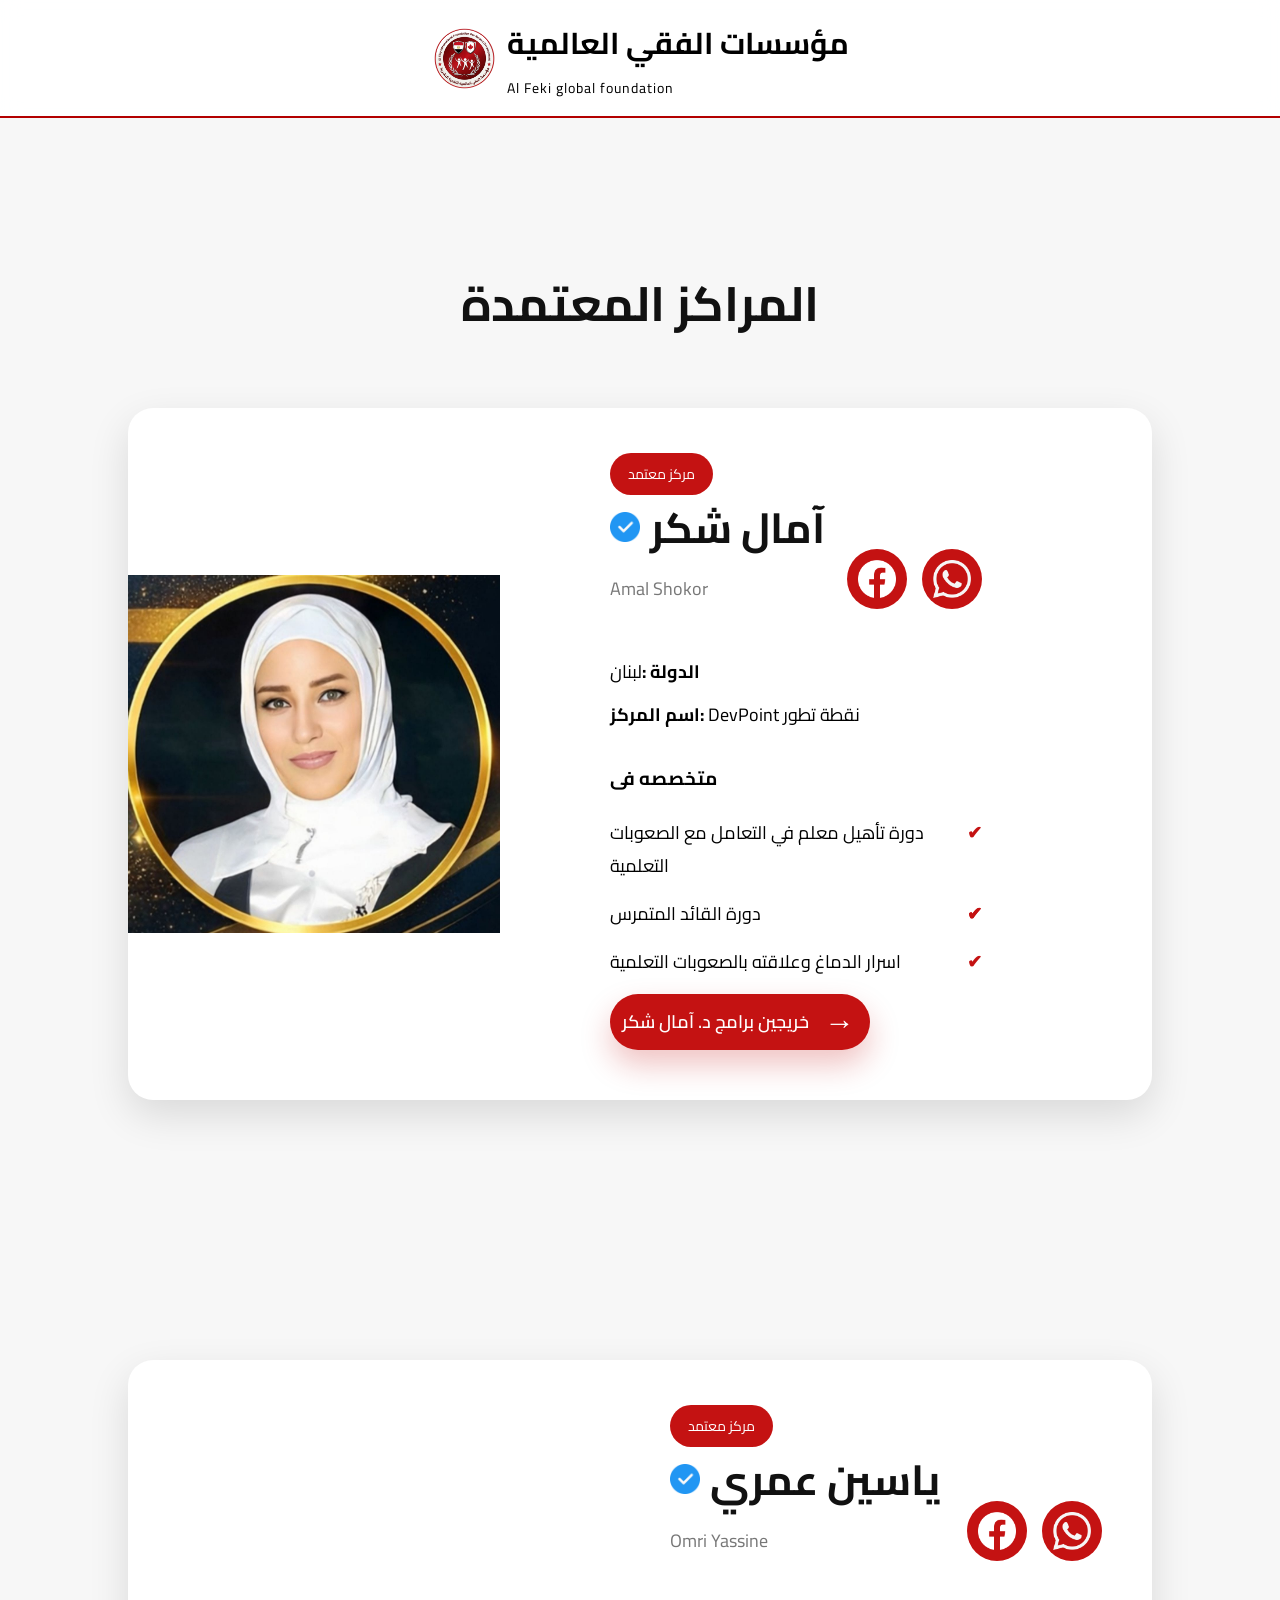
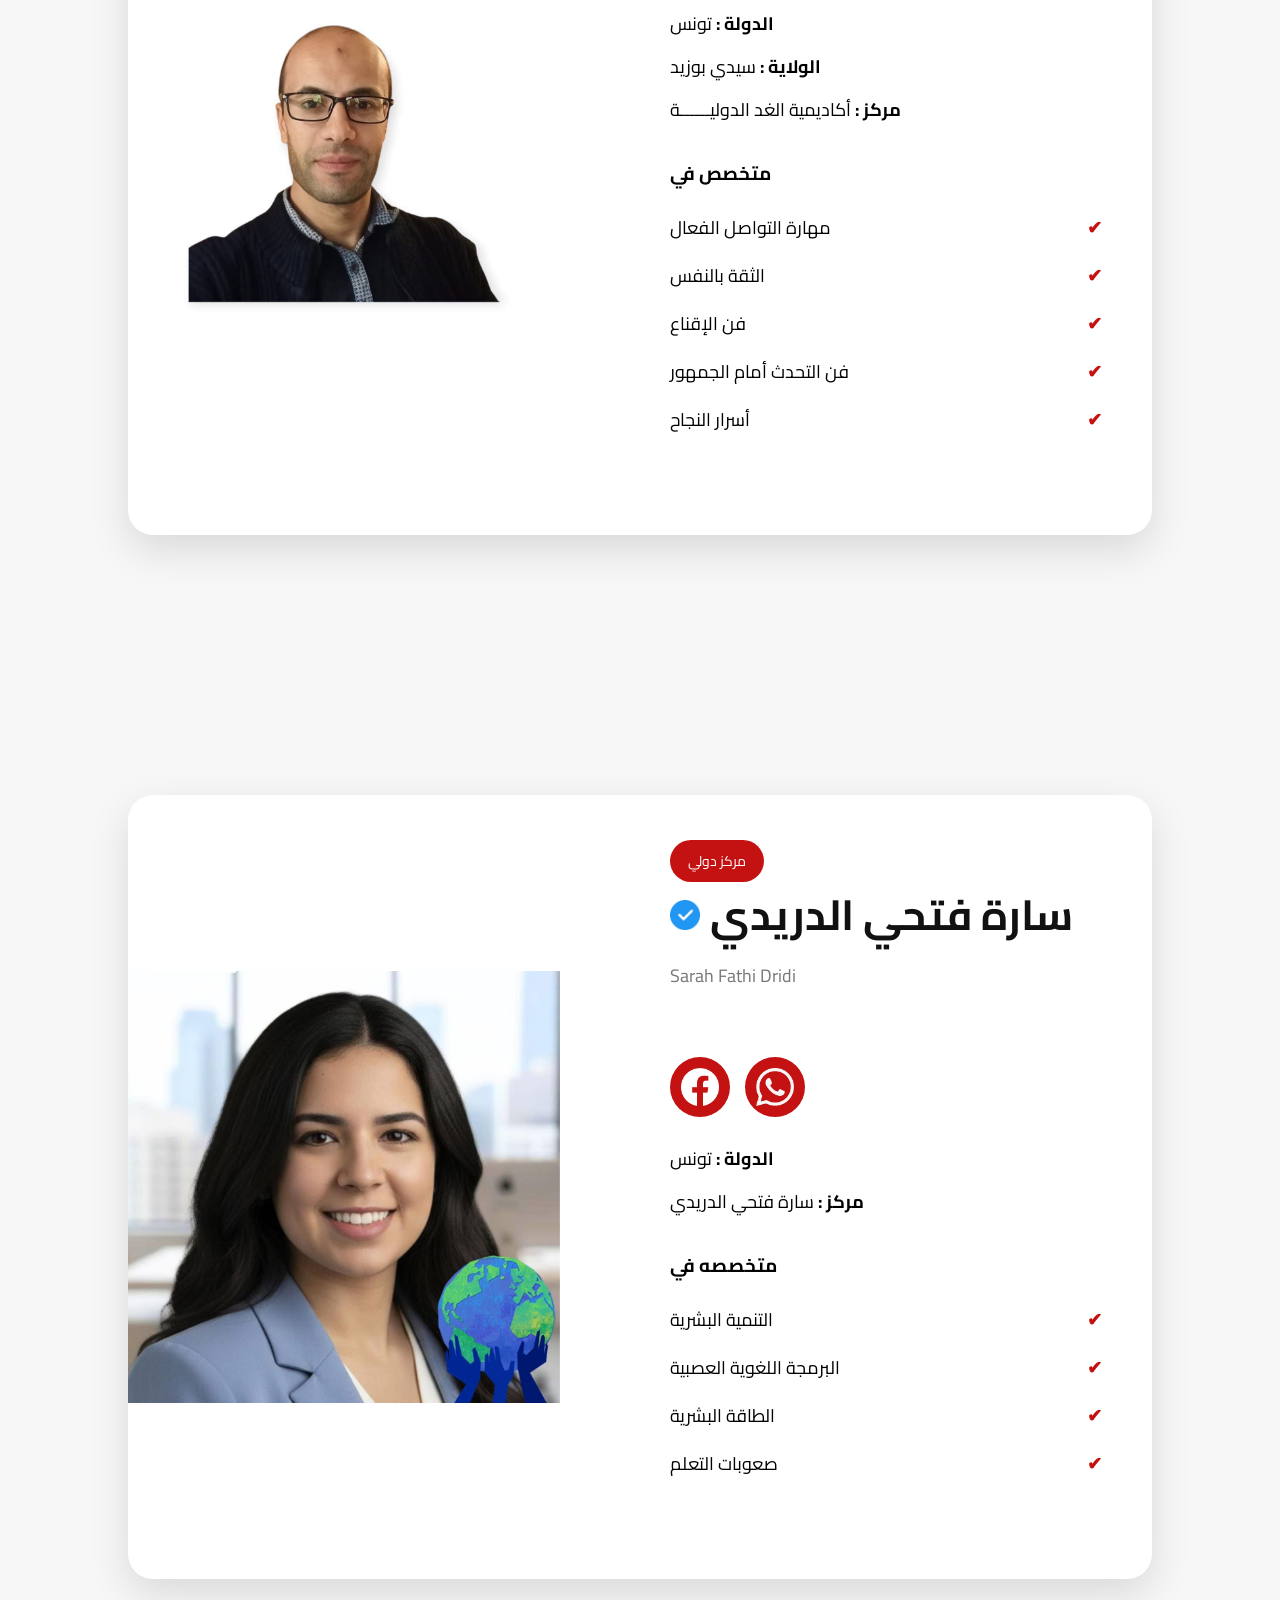
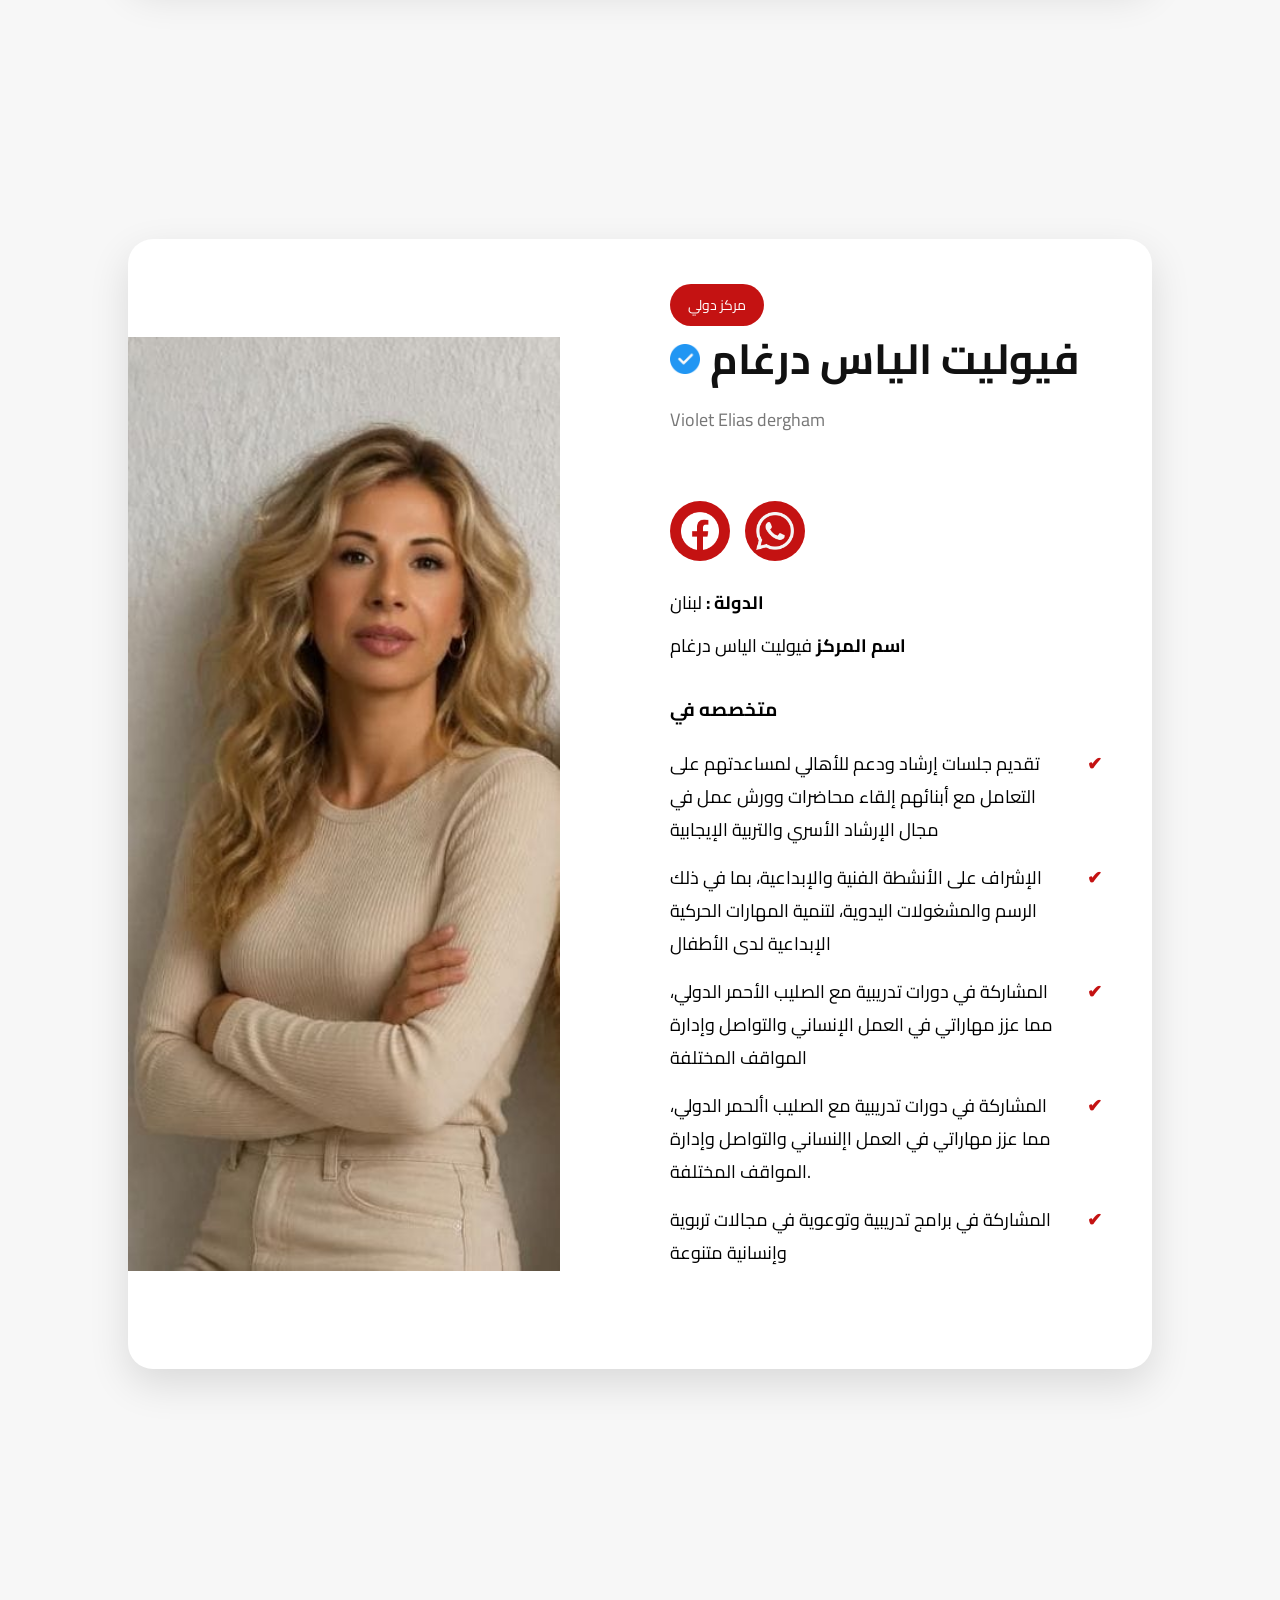
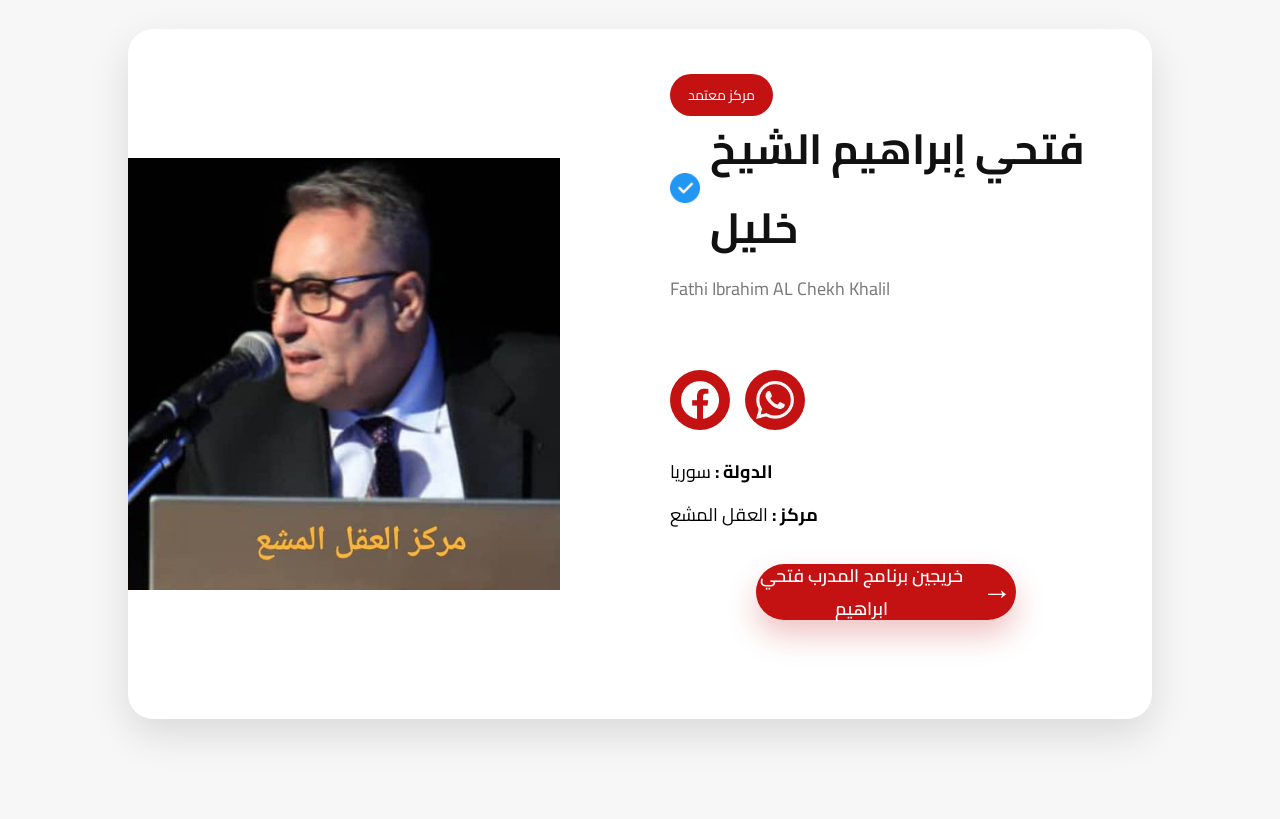
<file: المراكز المعتمدة.html>
<!DOCTYPE html>
<html lang="en">
<head>

    <!-- Google Tag Manager -->
<script>(function(w,d,s,l,i){w[l]=w[l]||[];w[l].push({'gtm.start':
new Date().getTime(),event:'gtm.js'});var f=d.getElementsByTagName(s)[0],
j=d.createElement(s),dl=l!='dataLayer'?'&l='+l:'';j.async=true;j.src=
'https://www.googletagmanager.com/gtm.js?id='+i+dl;f.parentNode.insertBefore(j,f);
})(window,document,'script','dataLayer','GTM-T7MH32RR');</script>
<!-- End Google Tag Manager -->
    <meta charset="UTF-8">
    <meta name="viewport" content="width=device-width, initial-scale=1.0">
    <title> المراكز المعتمدة</title>
    <link href="المراكز المعتمدة.css" rel="stylesheet">
    <link href="https://fonts.googleapis.com/css2?family=Cairo:wght@300;400;600;700;800&display=swap" rel="stylesheet">
    <!-- Google tag (gtag.js) -->
<script async src="https://www.googletagmanager.com/gtag/js?id=AW-18327979808"></script>
<script>
  window.dataLayer = window.dataLayer || [];
  function gtag(){dataLayer.push(arguments);}
  gtag('js', new Date());

  gtag('config', 'AW-18327979808');
</script>

</head>
<body>
    <!-- Google Tag Manager (noscript) -->
<noscript><iframe src="https://www.googletagmanager.com/ns.html?id=GTM-T7MH32RR"
height="0" width="0" style="display:none;visibility:hidden"></iframe></noscript>
<!-- End Google Tag Manager (noscript) -->



<header class="header">
    <a href="index.html" class="logo-link">
    <div class="logo-container">
        
            <img src="logo b.png" alt="Company Logo" class="logo">
            <div class="company-text">
                <h1 style="font-family: cairo;">مؤسسات الفقي العالمية</h1>
                <p>Al Feki global foundation</p>
            </div>
        
    </div>
    </a>
</header>






<section class="trainer-section" id="workerss">

    <div class="section-title">

        <h2>المراكز المعتمدة</h2>

        <p></p>

    </div>

    <div class="trainer-card">

        <div class="trainer-image">

            <img src="amal.jpeg" alt="Trainer">

        </div>

        <div class="trainer-info">

            <span class="trainer-badge">مركز معتمد</span>

          <div class="trainer-name">

    <div>

        <h2 class="heading">
        <img src="check.png" alt="">
        آمال شكر
</h2>

        <h4>Amal Shokor</h4>

    </div>

    <div class="trainer-icons">

        <a href="https://www.facebook.com/share/1BJw3FzKeM/">
            <img src="facebook (1).png" class="social-icon" alt="Facebook">
        </a>

        <a href="https://wa.me/
9613003124">
            <img src="whatsapp (2).png" class="social-icon" alt="WhatsApp">
        </a>

    </div>

</div>

            <div class="trainer-details">

                <p><strong>الدولة :</strong>لبنان </p>

                

                <p><strong>اسم المركز:</strong> 
DevPoint
نقطة تطور</p>

            </div>

            <h3>متخصصه فى</h3>

            <ul>

                <li>دورة تأهيل معلم في التعامل مع الصعوبات التعلمية</li>

                <li></li>

                <li>دورة القائد المتمرس</li>

                <li>اسرار الدماغ وعلاقته بالصعوبات التعلمية</li>
                

                

            </ul>
        <a href="برامج امال.html"  class="promo-btn">

                خريجين برامج د. آمال شكر

                <span class="arrow">→</span>

            </a>
    
    </div>
    <h4></h4>

    <p>
       
        
    </p>



</div>
        </div>

    </div>



</section>





<section class="trainer-section" id="workerss">

    <div class="section-title">

        <h2></h2>

        <p></p>

    </div>

    <div class="trainer-card">

        <div class="trainer-image">

            <img src="e1.jpeg" alt="Trainer">

        </div>

        <div class="trainer-info">

            <span class="trainer-badge">مركز معتمد</span>

          <div class="trainer-name">

    <div>

        <h2 class="heading">
        <img src="check.png" alt="">
        ياسين عمري</h2>

        <h4>Omri Yassine</h4>

    </div>

    <div class="trainer-icons">

        <a href="
https://www.facebook.com/share/1Hvru2Q3ee/">
            <img src="facebook (1).png" class="social-icon" alt="Facebook">
        </a>

        <a href="https://wa.me/21697125878">
            <img src="whatsapp (2).png" class="social-icon" alt="WhatsApp">
        </a>

    </div>

</div>

            <div class="trainer-details">

                <p><strong>الدولة :</strong> تونس</p>

                <p><strong>الولاية :</strong> سيدي بوزيد</p>

                <p><strong>مركز :</strong> أكاديمية الغد الدوليــــــة</p>

            </div>

            <h3>متخصص  في</h3>

            <ul>

                <li>مهارة التواصل الفعال</li>

                <li>الثقة بالنفس</li>

                <li>فن الإقناع</li>

                <li>فن التحدث أمام الجمهور</li>

                <li>أسرار النجاح</li>

            </ul>

    
    <div class="image-description">

    <h4></h4>

    <p>
    </p>

</div>

</div>
        </div>

    </div>

</section>






<section class="trainer-section" id="workerss">

    <div class="section-title">

        <h2></h2>

        <p></p>

    </div>

    <div class="trainer-card">

        <div class="trainer-image">

            <img src="sarah.jpeg" alt="Trainer">

        </div>

        <div class="trainer-info">

            <span class="trainer-badge">مركز دولي</span>

          <div class="trainer-name">

    <div>

        <h2 class="heading">
        <img src="check.png" alt="">
        سارة فتحي الدريدي</h2>

        <h4>Sarah Fathi Dridi</h4>

    </div>

    <div class="trainer-icons">

        <a href="
https://www.facebook.com/share/1C15JUdRGg/?mibextid=wwXIfr">
            <img src="facebook (1).png" class="social-icon" alt="Facebook">
        </a>

        <a href="https://wa.me/
0021655185695">
            <img src="whatsapp (2).png" class="social-icon" alt="WhatsApp">
        </a>

    </div>

</div>

            <div class="trainer-details">

                <p><strong>الدولة :</strong> تونس</p>

                <p><strong></strong> </p>

                <p><strong>مركز :</strong> سارة فتحي الدريدي</p>

            </div>

            <h3>متخصصه  في</h3>

            <ul>

                <li>التنمية البشرية</li>

                <li>البرمجة اللغوية العصبية</li>

                <li>الطاقة البشرية</li>

                <li>صعوبات التعلم</li>

                

            </ul>

    
    <div class="image-description">

    <h4></h4>

    <p>
    </p>

</div>

</div>
        </div>

    </div>

</section>









<section class="trainer-section" id="workerss">

    <div class="section-title">

        <h2></h2>

        <p></p>

    </div>

    <div class="trainer-card">

        <div class="trainer-image">

            <img src="violet.jpeg" alt="Trainer">

        </div>

        <div class="trainer-info">

            <span class="trainer-badge">مركز دولي</span>

          <div class="trainer-name">

    <div>

        <h2 class="heading">
            <img src="check.png" alt="">
            فيوليت الياس درغام </h2>

        <h4>Violet Elias dergham</h4>

    </div>

    <div class="trainer-icons">

        <a href="
https://www.facebook.com/share/14djXqqF3fE/">
            <img src="facebook (1).png" class="social-icon" alt="Facebook">
        </a>

        <a href="https://wa.me/0096181208193">
            <img src="whatsapp (2).png" class="social-icon" alt="WhatsApp">
        </a>

    </div>

</div>

            <div class="trainer-details">

                <p><strong>الدولة :</strong> لبنان</p>

                <p><strong></strong> </p>

 <p><strong> اسم المركز</strong>  فيوليت الياس درغام </p>
            </div>

            <h3>متخصصه  في</h3>

            <ul>

                <li>تقديم جلسات إرشاد ودعم للأهالي لمساعدتهم على التعامل مع أبنائهم  إلقاء محاضرات وورش عمل في مجال الإرشاد الأسري والتربية الإيجابية</li>

                <li> الإشراف على الأنشطة الفنية والإبداعية، بما في ذلك الرسم والمشغولات اليدوية، لتنمية المهارات 
الحركية الإبداعية لدى الأطفال</li>

                <li>المشاركة في دورات تدريبية مع الصليب الأحمر الدولي، مما عزز مهاراتي في العمل الإنساني 
والتواصل وإدارة المواقف المختلفة
 </li>

                <li>المشاركة في دورات تدريبية مع الصليب األحمر الدولي، مما عزز مهاراتي في العمل اإلنساني 
والتواصل وإدارة المواقف المختلفة.</li>

<li>       المشاركة في برامج تدريبية وتوعوية في مجالات تربوية وإنسانية متنوعة    </li>
                

            </ul>

    
    <div class="image-description">

    <h4></h4>

    <p>
    </p>

</div>

</div>
        </div>

    </div>

</section>




<section class="trainer-section" id="workerss">

    <div class="section-title">

        <h2></h2>

        <p></p>

    </div>

    <div class="trainer-card">

        <div class="trainer-image">

            <img src="مركز العقل.jpeg" alt="Trainer">

        </div>

        <div class="trainer-info">

            <span class="trainer-badge">مركز معتمد</span>

          <div class="trainer-name">

    <div>

        <h2 class="heading">
        <img src="check.png" alt="">
        فتحي إبراهيم الشيخ خليل </h2>

        <h4> Fathi Ibrahim AL Chekh Khalil</h4>

    </div>

    <div class="trainer-icons">

        <a href="
https://www.facebook.com/share/p/1J4r4sFLad/">
            <img src="facebook (1).png" class="social-icon" alt="Facebook">
        </a>

        <a href="https://wa.me/963955271934">
            <img src="whatsapp (2).png" class="social-icon" alt="WhatsApp">
        </a>

    </div>

</div>

            <div class="trainer-details">

                <p><strong>الدولة :</strong> سوريا </p>

               

                <p><strong>مركز :</strong> العقل المشع  </p>

            </div>

           

    
    <div class="image-description">


        
<a href="fathi.html"  class="promo-btn">

     خريجين برنامج المدرب فتحي ابراهيم  

     <span class="arrow">→</span>

</a>
    <h4></h4>

    <p>
    </p>



</div>

</div>
        </div>



    </div>



</section>

</body>
</html>
</file>
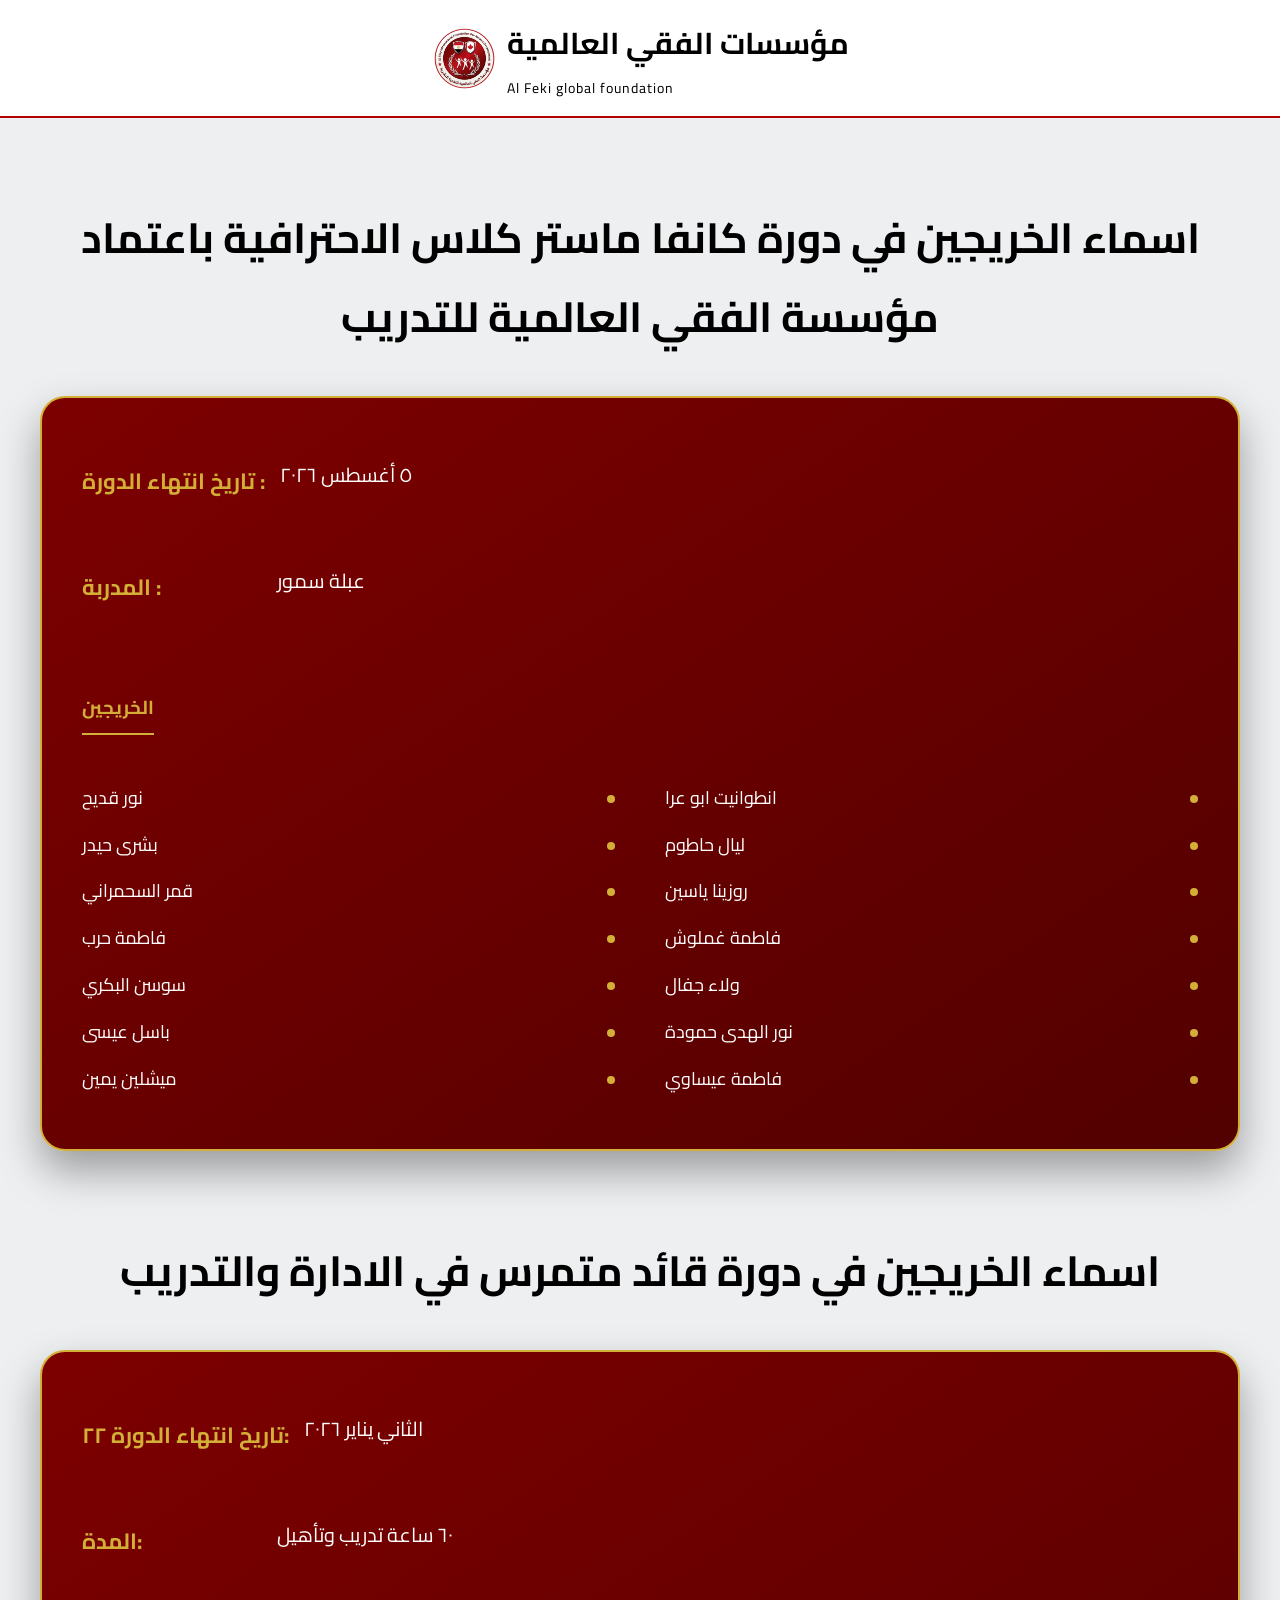
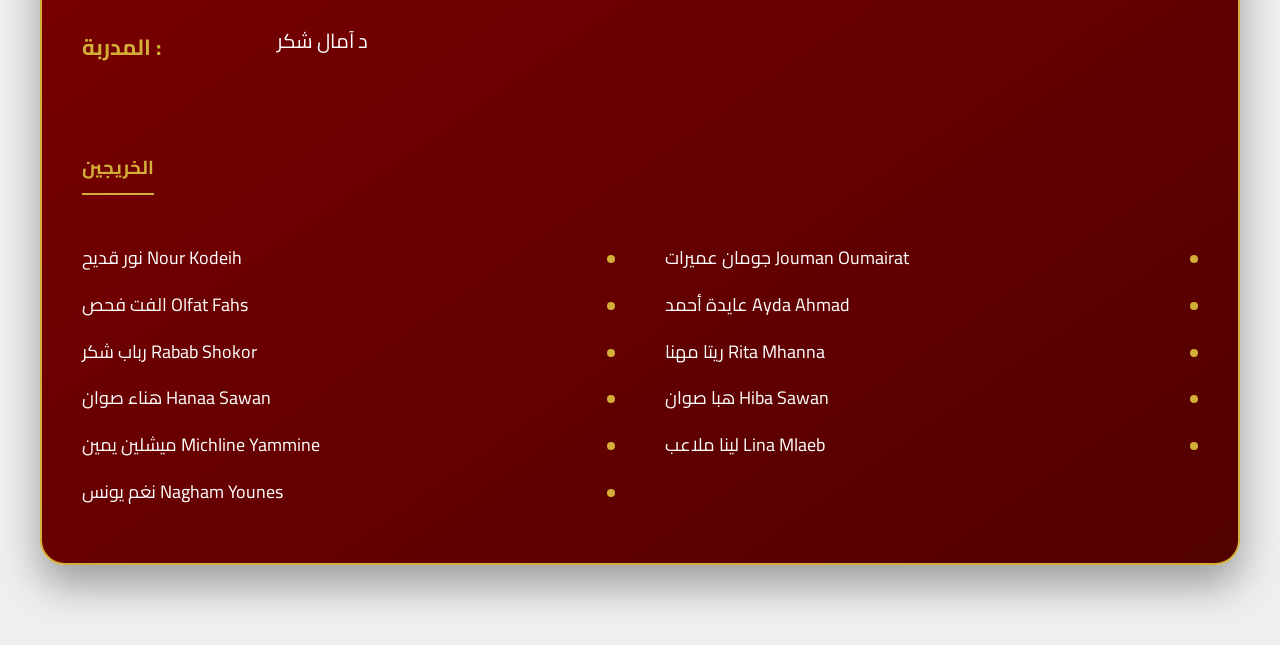
<file: برامج امال.html>
<!DOCTYPE html>
<html lang="en">
<head>

    <!-- Google Tag Manager -->
<script>(function(w,d,s,l,i){w[l]=w[l]||[];w[l].push({'gtm.start':
new Date().getTime(),event:'gtm.js'});var f=d.getElementsByTagName(s)[0],
j=d.createElement(s),dl=l!='dataLayer'?'&l='+l:'';j.async=true;j.src=
'https://www.googletagmanager.com/gtm.js?id='+i+dl;f.parentNode.insertBefore(j,f);
})(window,document,'script','dataLayer','GTM-T7MH32RR');</script>
<!-- End Google Tag Manager -->
    <meta charset="UTF-8">
    <meta name="viewport" content="width=device-width, initial-scale=1.0">
    <title>البرامج</title>
    <link rel="stylesheet" href="برامج امال.css">
     <link href="https://fonts.googleapis.com/css2?family=Cairo:wght@300;400;600;700;800&display=swap" rel="stylesheet">
     <!-- Google tag (gtag.js) -->
<script async src="https://www.googletagmanager.com/gtag/js?id=AW-18327979808"></script>
<script>
  window.dataLayer = window.dataLayer || [];
  function gtag(){dataLayer.push(arguments);}
  gtag('js', new Date());

  gtag('config', 'AW-18327979808');
</script>
</head>
<body>
    <!-- Google Tag Manager (noscript) -->
<noscript><iframe src="https://www.googletagmanager.com/ns.html?id=GTM-T7MH32RR"
height="0" width="0" style="display:none;visibility:hidden"></iframe></noscript>
<!-- End Google Tag Manager (noscript) -->
<header class="header">
    <a href="index.html" class="logo-link">
    <div class="logo-container">
        
            <img src="logo b.png" alt="Company Logo" class="logo">
            <div class="company-text">
                <h1 style="font-family: cairo;">مؤسسات الفقي العالمية</h1>
                <p>Al Feki global foundation</p>
            </div>
        
    </div>
    </a>
</header>









<section class="info-section">

    <h2 class="info-title">  اسماء الخريجين في دورة كانفا ماستر كلاس الاحترافية باعتماد مؤسسة الفقي العالمية للتدريب</h2>

    <div class="info-card">

        <div class="info-row">
            <h3>تاريخ انتهاء الدورة :</h3>
            <p>   ٥ أغسطس ٢٠٢٦    </p>
        </div>


        <div class="info-row">
            <h3>المدربة :</h3>
            <p>     عبلة سمور</p>
        </div>

        <h3 class="list-title">الخريجين  </h3>

        <ul class="program-list">

            <li>    نور قديح    </li>
            <li> انطوانيت ابو عرا    </li>
            <li> بشرى حيدر    </li>
            <li>ليال حاطوم</li>
<li>قمر السحمراني</li>
<li>روزينا ياسين</li>
<li>فاطمة حرب</li>
<li>فاطمة غملوش</li>
<li>سوسن البكري</li>
<li>ولاء جفال</li>
<li>باسل عيسى</li>
<li>نور الهدى حمودة</li>
<li>ميشلين يمين</li>
<li>فاطمة عيساوي</li>
        </ul>

    </div>

</section>























<section class="info-section">

    <h2 class="info-title">  اسماء الخريجين في دورة قائد متمرس في الادارة والتدريب</h2>

    <div class="info-card">

        <div class="info-row">
            <h3>تاريخ انتهاء الدورة ٢٢:</h3>
            <p> الثاني يناير ٢٠٢٦    </p>
        </div>

        <div class="info-row">
            <h3>المدة:</h3>
            <p>٦٠ ساعة تدريب وتأهيل  </p>
        </div>

        <div class="info-row">
            <h3>المدربة :</h3>
            <p>   د آمال شكر</p>
        </div>

        <h3 class="list-title">الخريجين  </h3>

        <ul class="program-list">

            <li>   نور قديح   Nour Kodeih</li>
            <li>جومان عميرات Jouman Oumairat  </li>
            <li>الفت فحص Olfat Fahs  </li>
            <li>عايدة أحمد Ayda Ahmad  </li>
            <li>رباب شكر Rabab Shokor </li>
            <li> ريتا مهنا Rita Mhanna</li>
<li>  هناء صوان Hanaa Sawan</li>
<li>  هبا صوان Hiba Sawan</li>
<li>ميشلين يمين Michline Yammine  </li>
<li>  لينا ملاعب Lina Mlaeb</li>
<li>  نغم يونس Nagham Younes</li>
        </ul>

    </div>

</section>
</body>
</html>
</file>
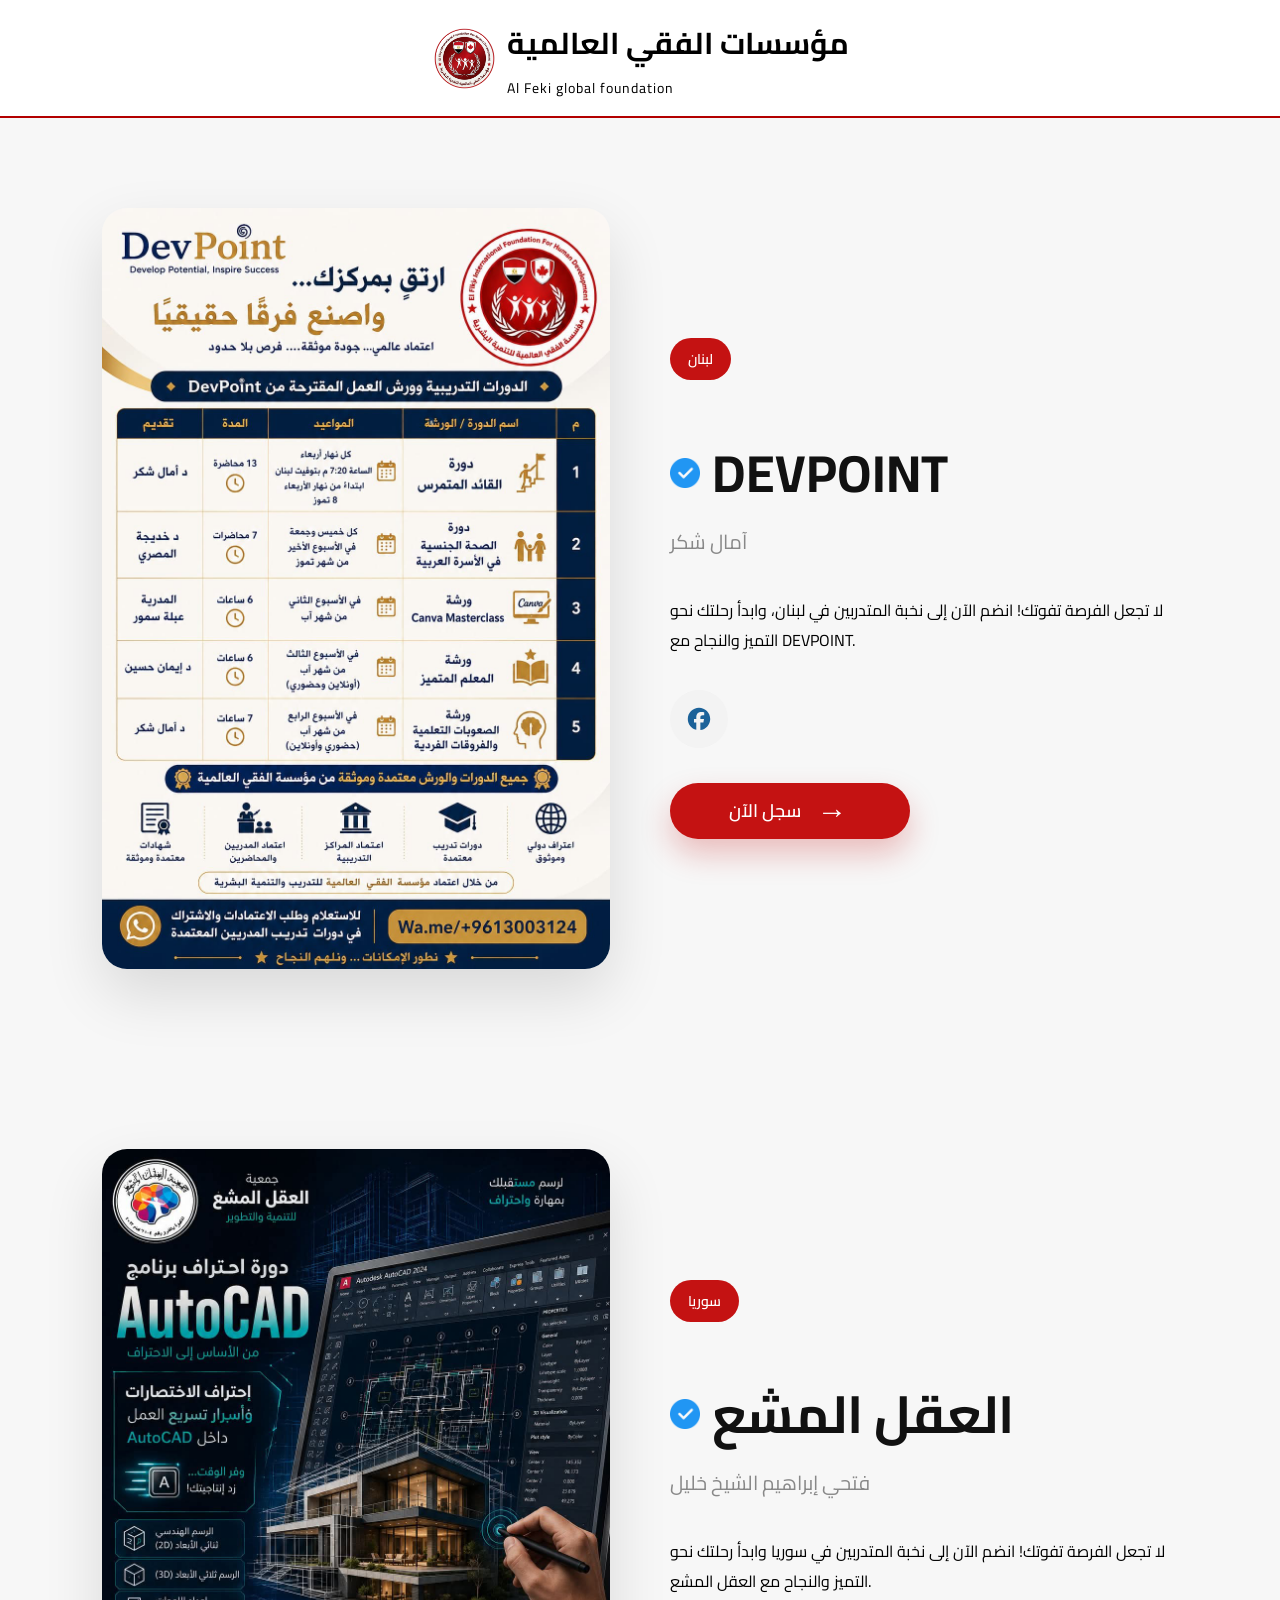
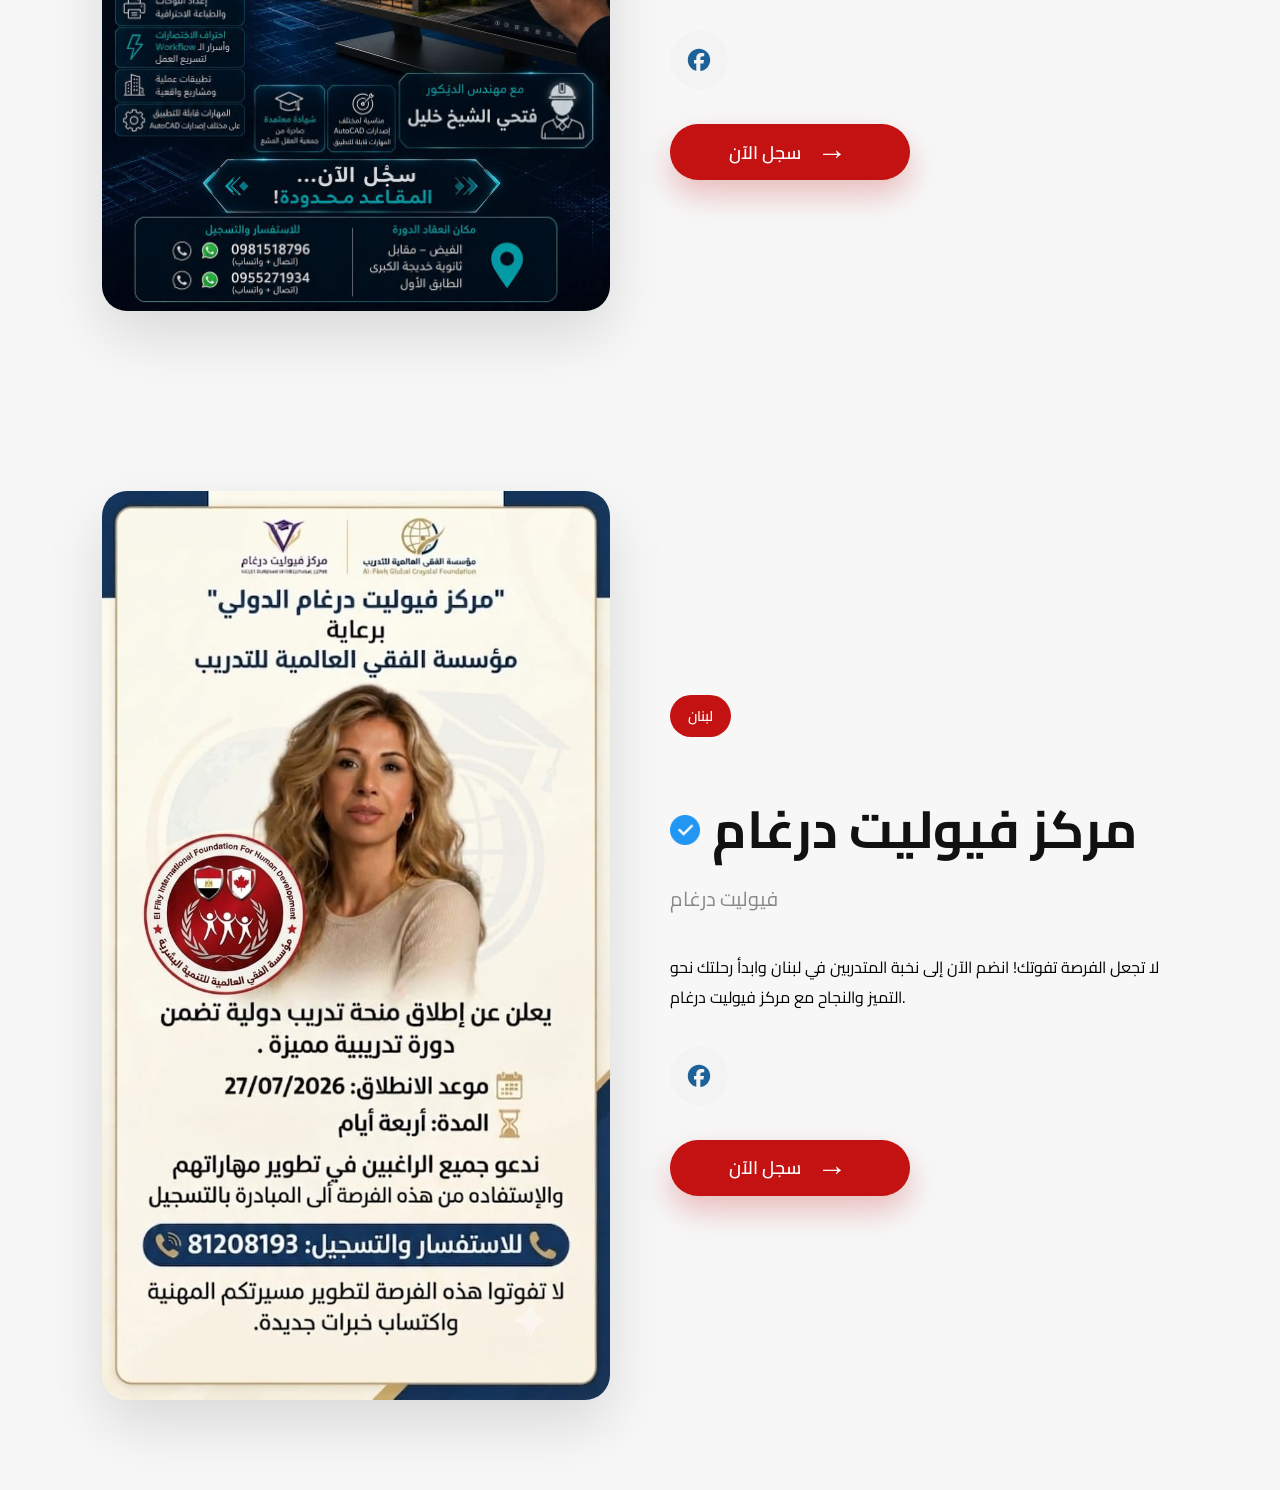
<file: مؤسسة الفقي في بلدك.html>
<!DOCTYPE html>
<html lang="en">
<head>
    <!-- Google Tag Manager -->
<script>(function(w,d,s,l,i){w[l]=w[l]||[];w[l].push({'gtm.start':
new Date().getTime(),event:'gtm.js'});var f=d.getElementsByTagName(s)[0],
j=d.createElement(s),dl=l!='dataLayer'?'&l='+l:'';j.async=true;j.src=
'https://www.googletagmanager.com/gtm.js?id='+i+dl;f.parentNode.insertBefore(j,f);
})(window,document,'script','dataLayer','GTM-T7MH32RR');</script>
<!-- End Google Tag Manager -->
    <meta charset="UTF-8">
    <meta name="viewport" content="width=device-width, initial-scale=1.0">
    <title>مؤسسة الفقي فى بلدك</title>
    <link rel="stylesheet" href="مؤسسة الفقي .css">
    <link href="https://fonts.googleapis.com/css2?family=Cairo:wght@300;400;600;700;800&display=swap" rel="stylesheet">

    <!-- Google tag (gtag.js) -->
<script async src="https://www.googletagmanager.com/gtag/js?id=AW-18327979808"></script>
<script>
  window.dataLayer = window.dataLayer || [];
  function gtag(){dataLayer.push(arguments);}
  gtag('js', new Date());

  gtag('config', 'AW-18327979808');
</script>

</head>
<body>
    
<!-- Google Tag Manager (noscript) -->
<noscript><iframe src="https://www.googletagmanager.com/ns.html?id=GTM-T7MH32RR"
height="0" width="0" style="display:none;visibility:hidden"></iframe></noscript>
<!-- End Google Tag Manager (noscript) -->
<header class="header">
    <a href="index.html" class="logo-link">
    <div class="logo-container">
        
            <img src="logo b.png" alt="Company Logo" class="logo">
            <div class="company-text">
                <h1 style="font-family: cairo;">مؤسسات الفقي العالمية</h1>
                <p>Al Feki global foundation</p>
            </div>
        
    </div>
    </a>
</header>



   <section class="promo-section">

    <div class="promo-card">

        <div class="promo-image">
            <img src="امال 2.jpeg" alt="">
        </div>

        <div class="promo-content">

            <span class="promo-tag">
                لبنان
            </span>

            <h2 class="heading">
                 <img src="check.png" alt="">
                DEVPOINT 
            </h2>
            


            <p class="promo-subtitle">
                آمال شكر
            </p>

            <div class="promo-me"> لا تجعل الفرصة تفوتك! انضم الآن إلى نخبة المتدربين في لبنان، وابدأ رحلتك نحو التميز والنجاح مع DEVPOINT.
                

</div>

            <div class="promo-social">

                <a href="https://www.facebook.com/share/1BJw3FzKeM/">
                    <img src="facebook-brands-solid-full.svg" class="social-icon">
                </a>

                

            </div>

            <a href="https://wa.me/96181037427"  class="promo-btn">

                سجل الآن

                <span class="arrow">→</span>

            </a>

        </div>

    </div>

</section>



   <section class="promo-section">

    <div class="promo-card">

        <div class="promo-image">
            <img src="اعلان3.jpeg" alt="">
        </div>

        <div class="promo-content">

            <span class="promo-tag">
                سوريا
            </span>

            <h2 class="heading">
                 <img src="check.png" alt="">
                العقل المشع  
            </h2>
            


            <p class="promo-subtitle">
                 فتحي إبراهيم الشيخ خليل
            </p>

            <div class="promo-me"> لا تجعل الفرصة تفوتك! انضم الآن إلى نخبة المتدربين في سوريا وابدأ رحلتك نحو التميز والنجاح مع العقل المشع.
                

</div>

            <div class="promo-social">

                <a href="https://www.facebook.com/share/p/1J4r4sFLad/">
                    <img src="facebook-brands-solid-full.svg" class="social-icon">
                </a>

                

            </div>

            <a href="https://wa.me/963955271934"  class="promo-btn">

                سجل الآن

                <span class="arrow">→</span>

            </a>

        </div>

    </div>

</section>



 <section class="promo-section">

    <div class="promo-card">

        <div class="promo-image">
            <img src="فيوليت.jpeg" alt="">
        </div>

        <div class="promo-content">

            <span class="promo-tag">
                لبنان
            </span>

            <h2 class="heading">
                 <img src="check.png" alt="">
                  مركز فيوليت  درغام  
            </h2>
            


            <p class="promo-subtitle">
                      فيوليت  درغام
            </p>

            <div class="promo-me"> لا تجعل الفرصة تفوتك! انضم الآن إلى نخبة المتدربين في لبنان وابدأ رحلتك نحو التميز والنجاح مع مركز فيوليت  درغام.
                

</div>

            <div class="promo-social">

                <a href="https://www.facebook.com/share/14djXqqF3fE/">
                    <img src="facebook-brands-solid-full.svg" class="social-icon">
                </a>

                

            </div>

            <a href="https://wa.me/0096181208193"  class="promo-btn">

                سجل الآن

                <span class="arrow">→</span>

            </a>

        </div>

    </div>

</section>


</body>
</html>
</file>
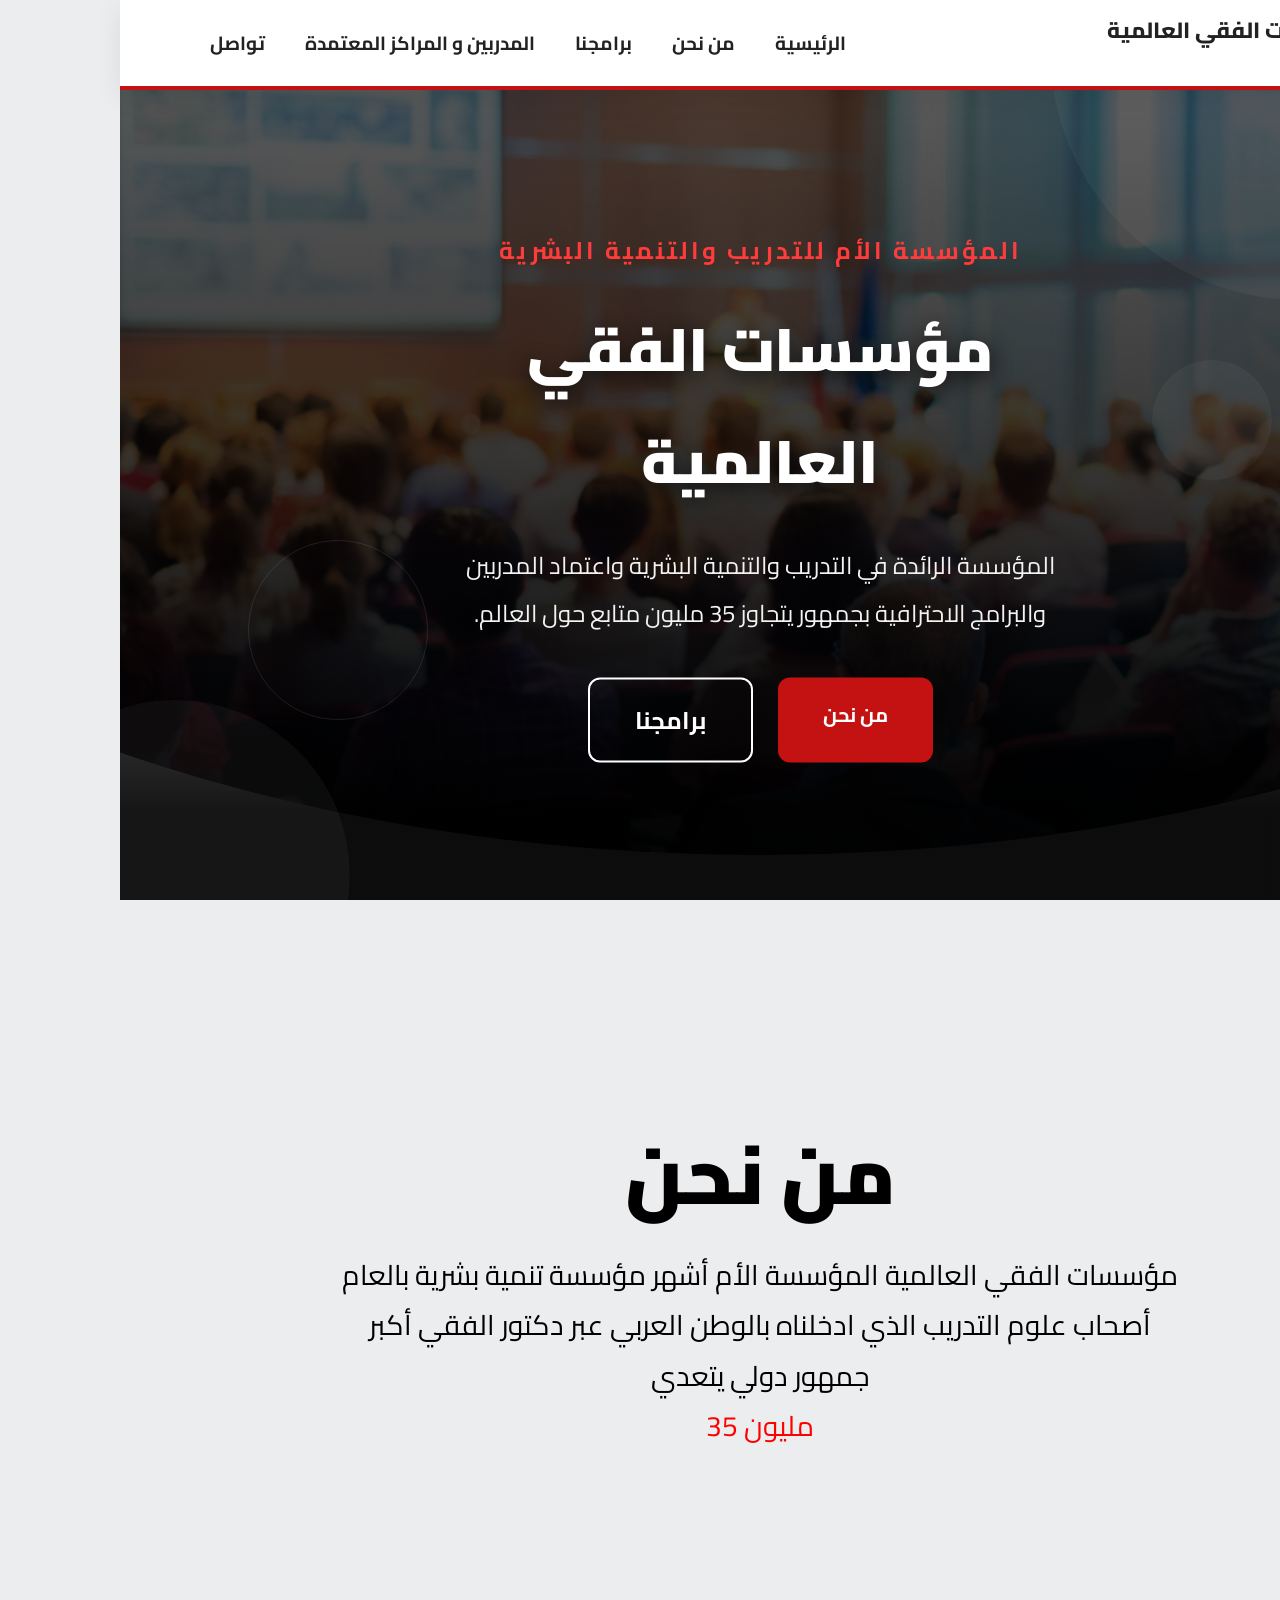
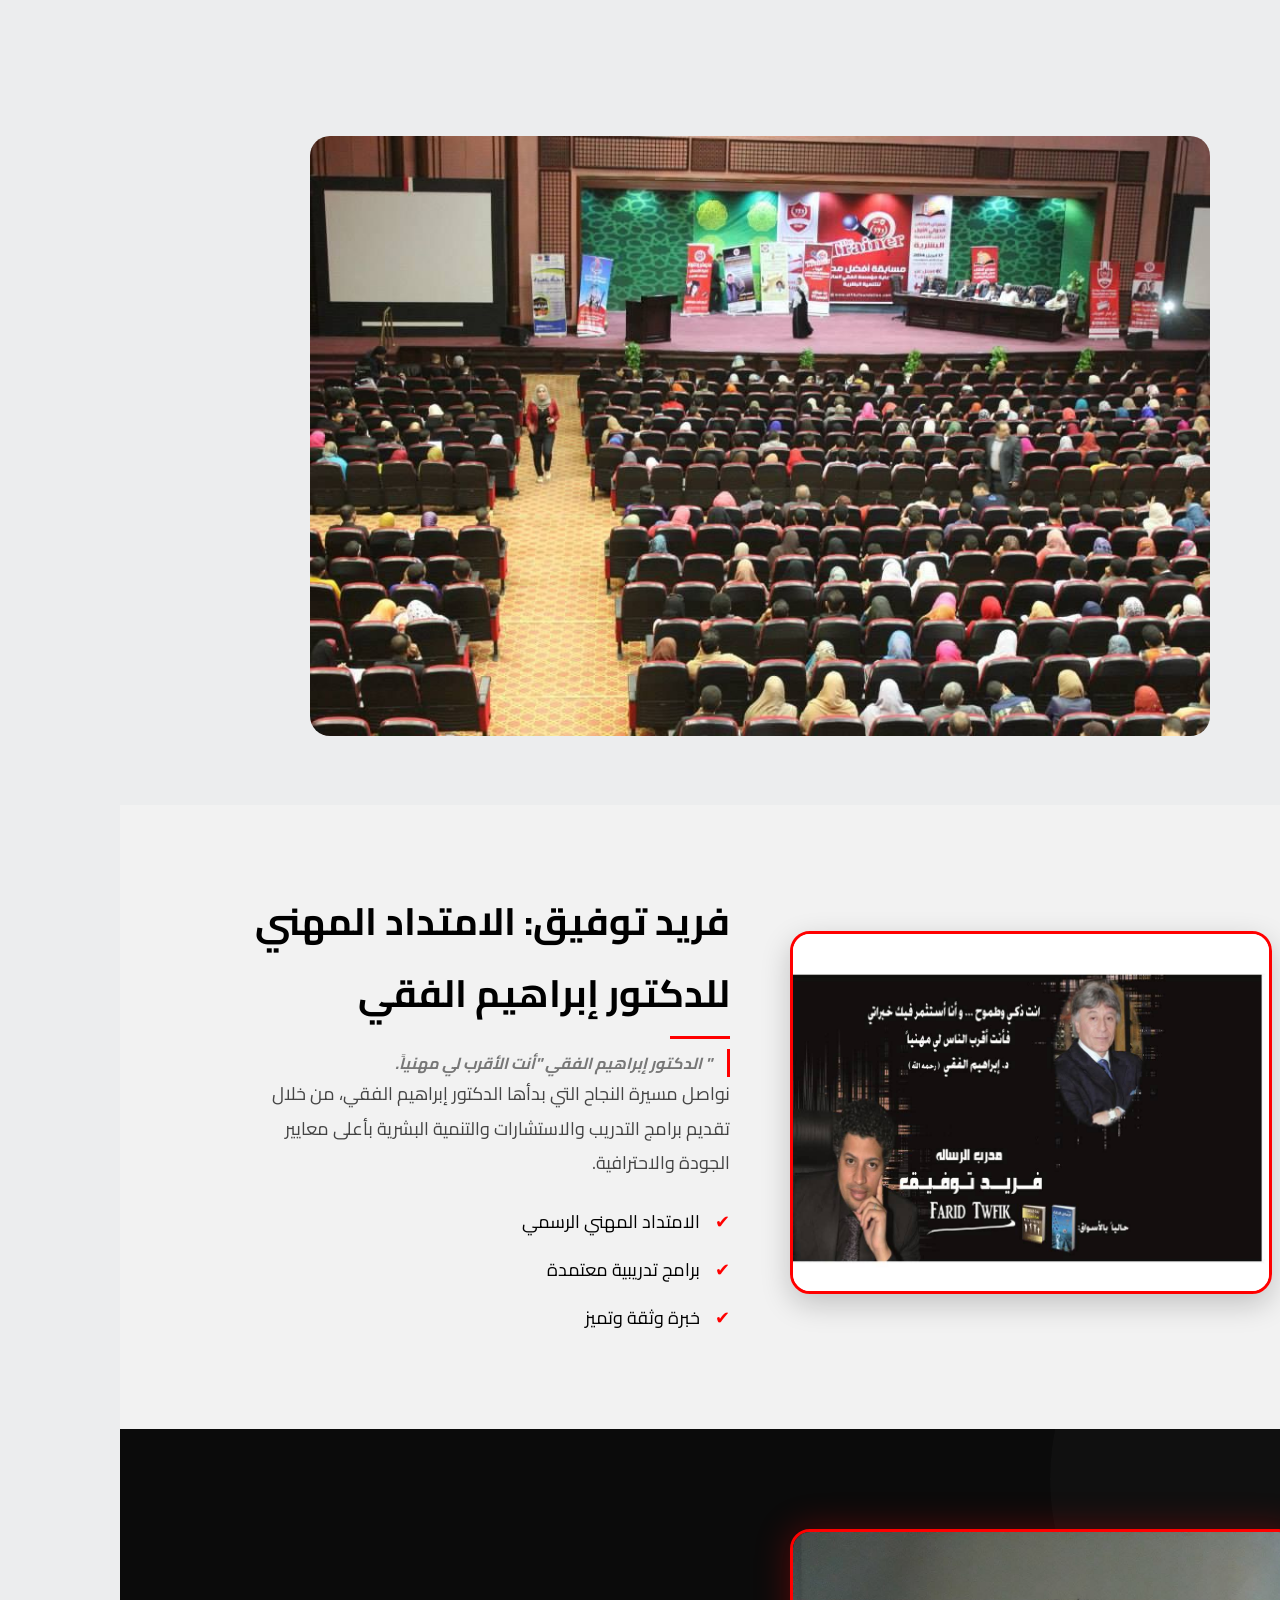
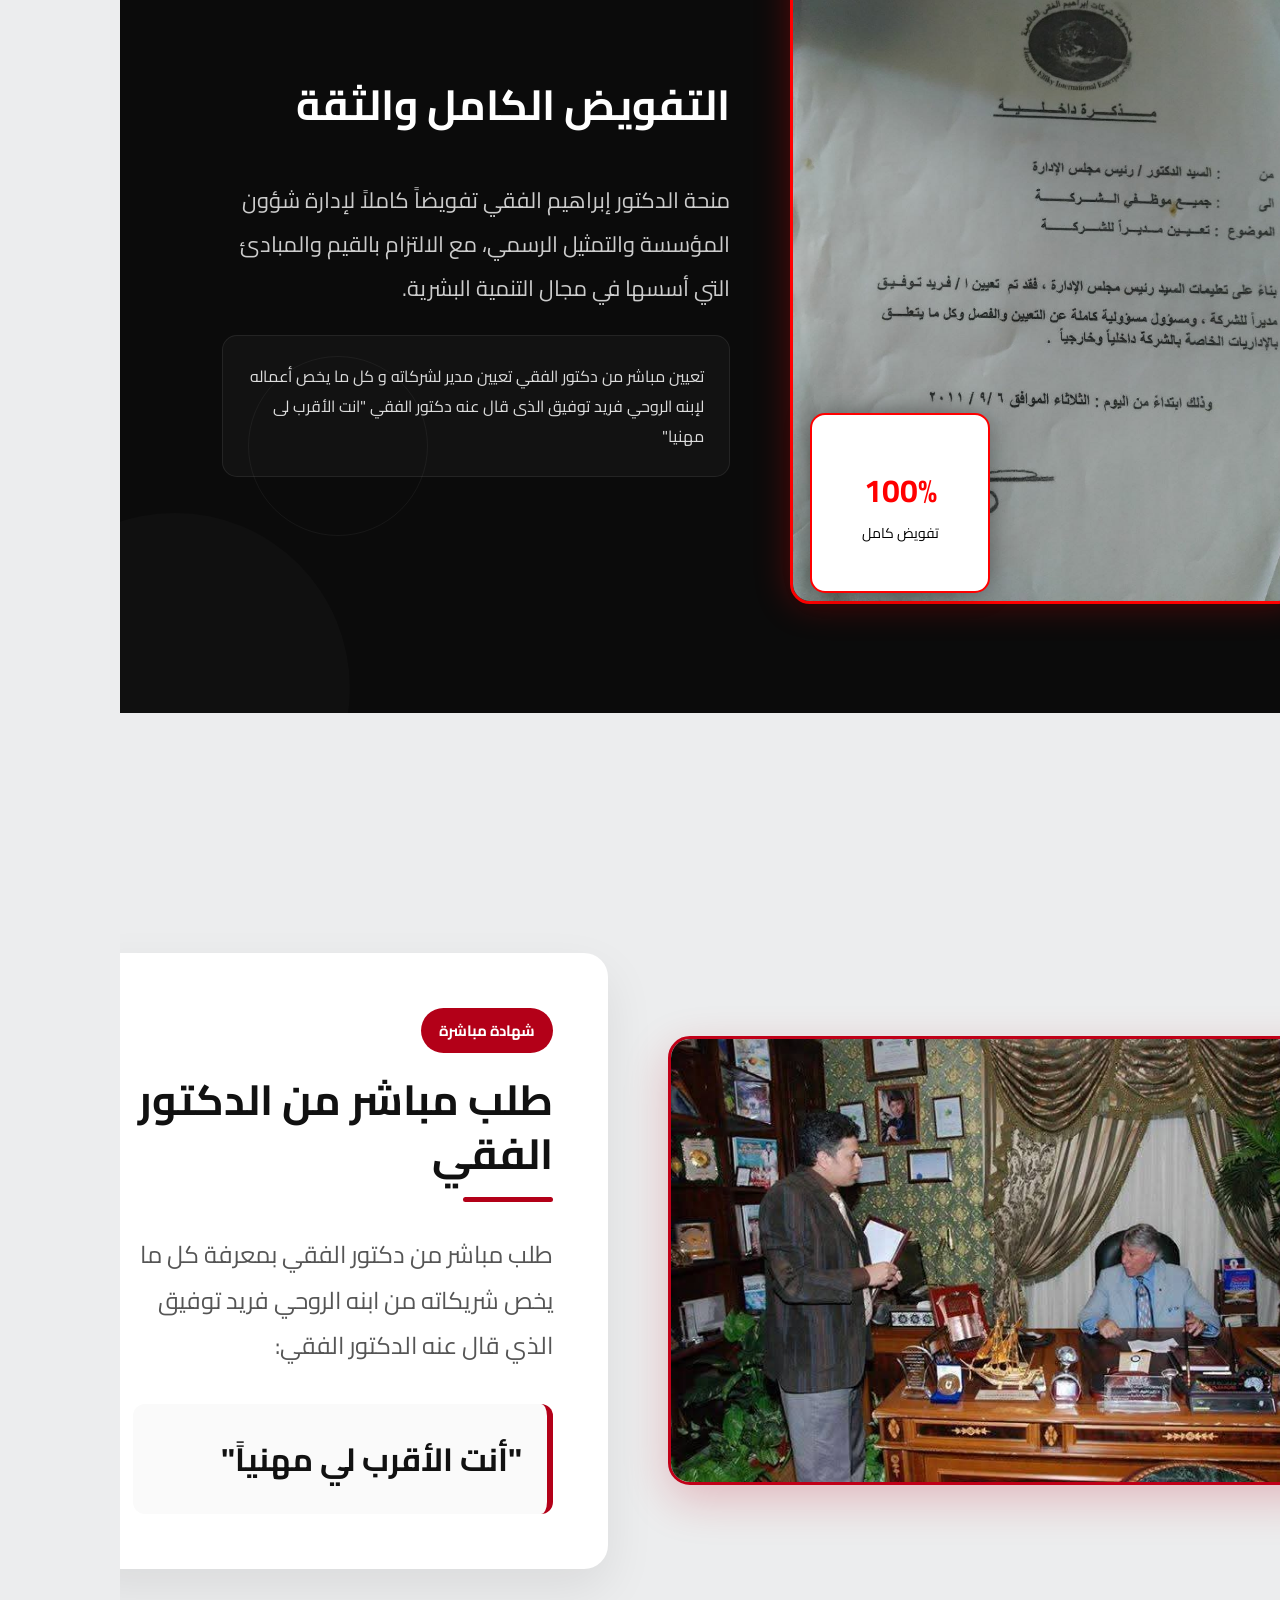
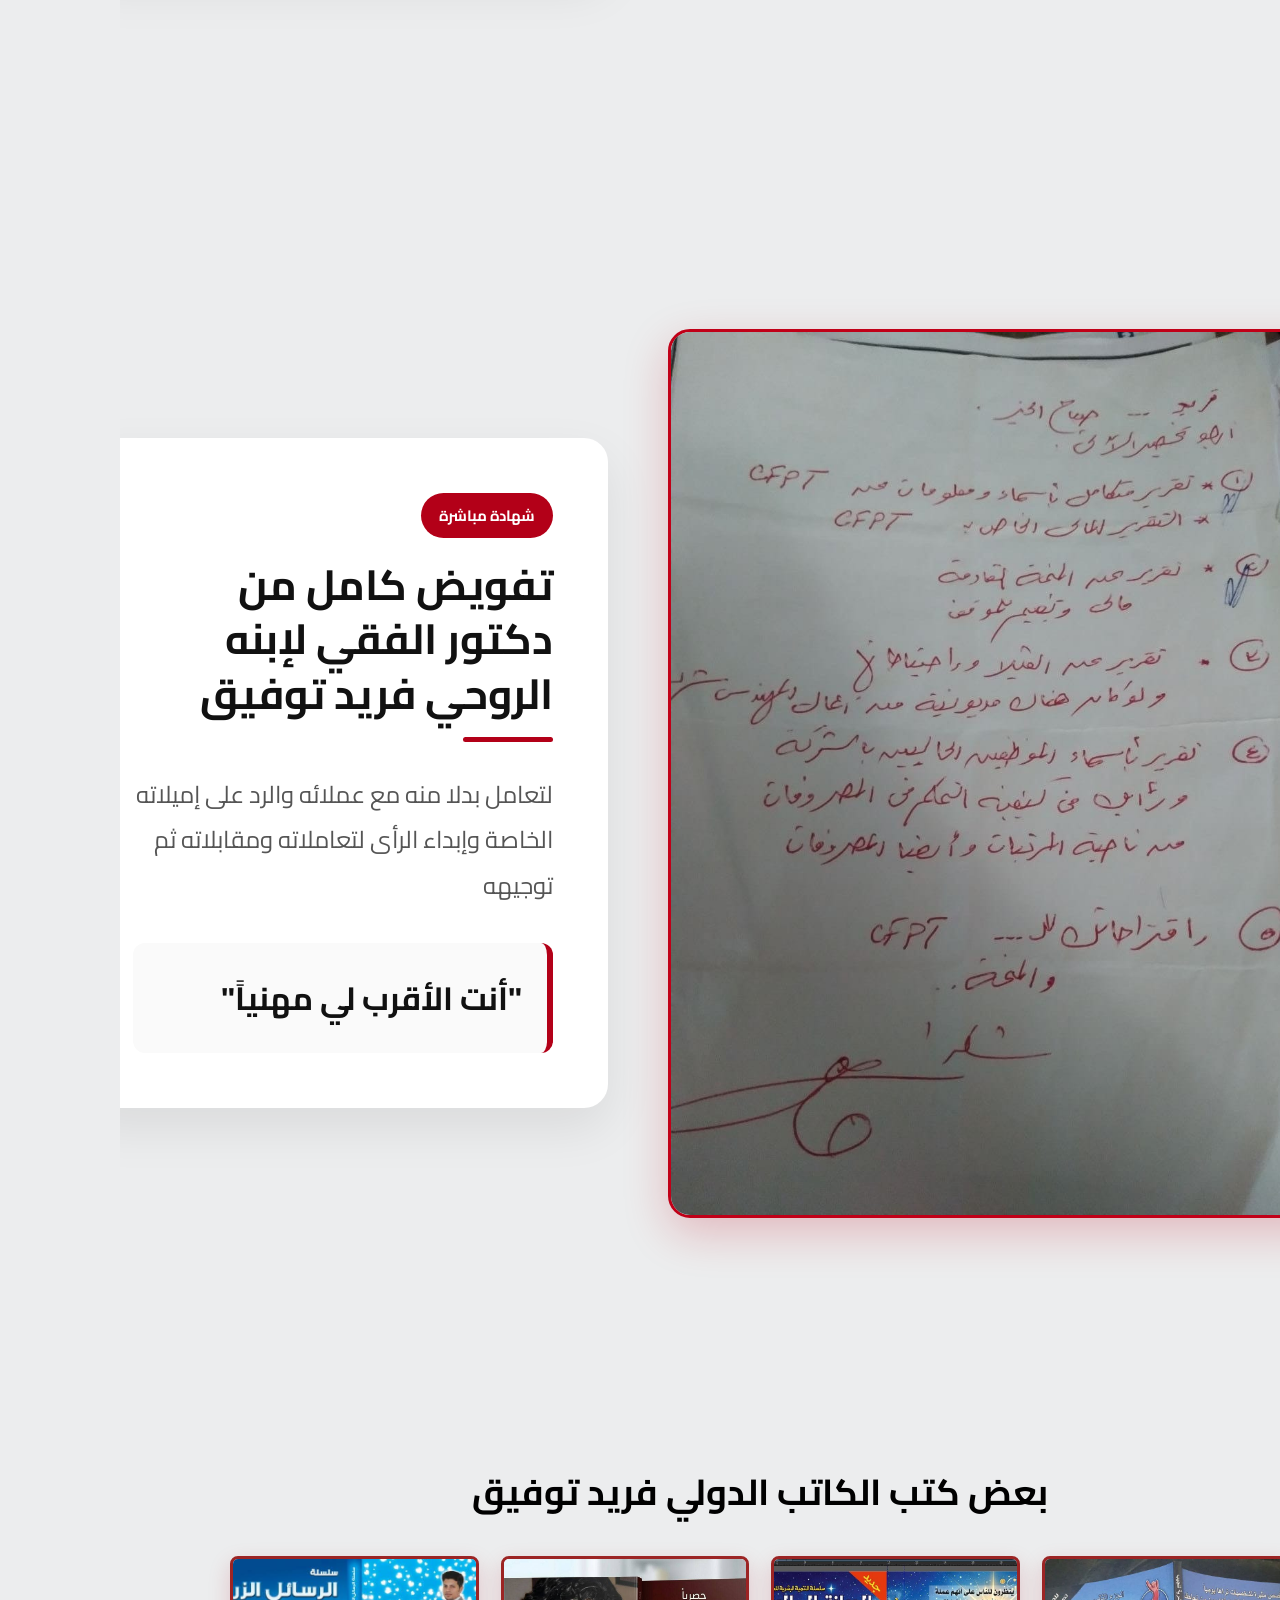
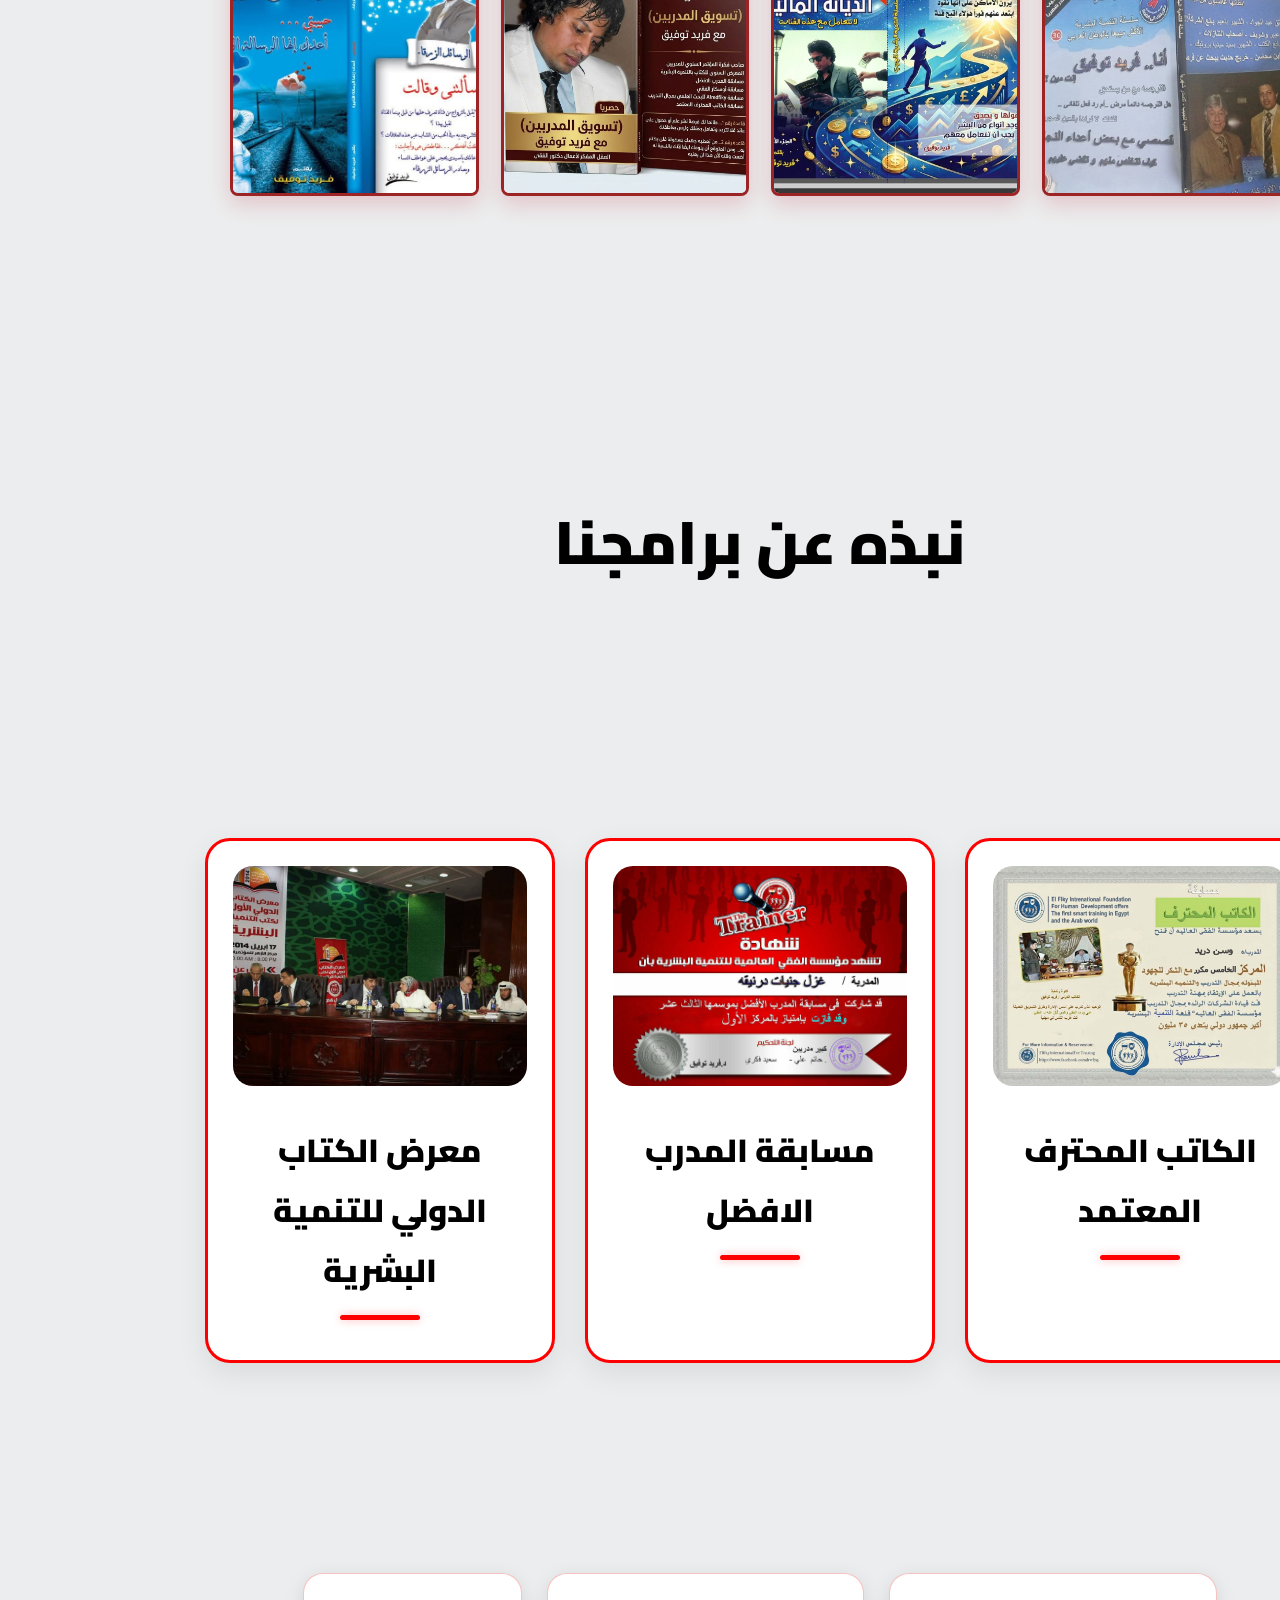
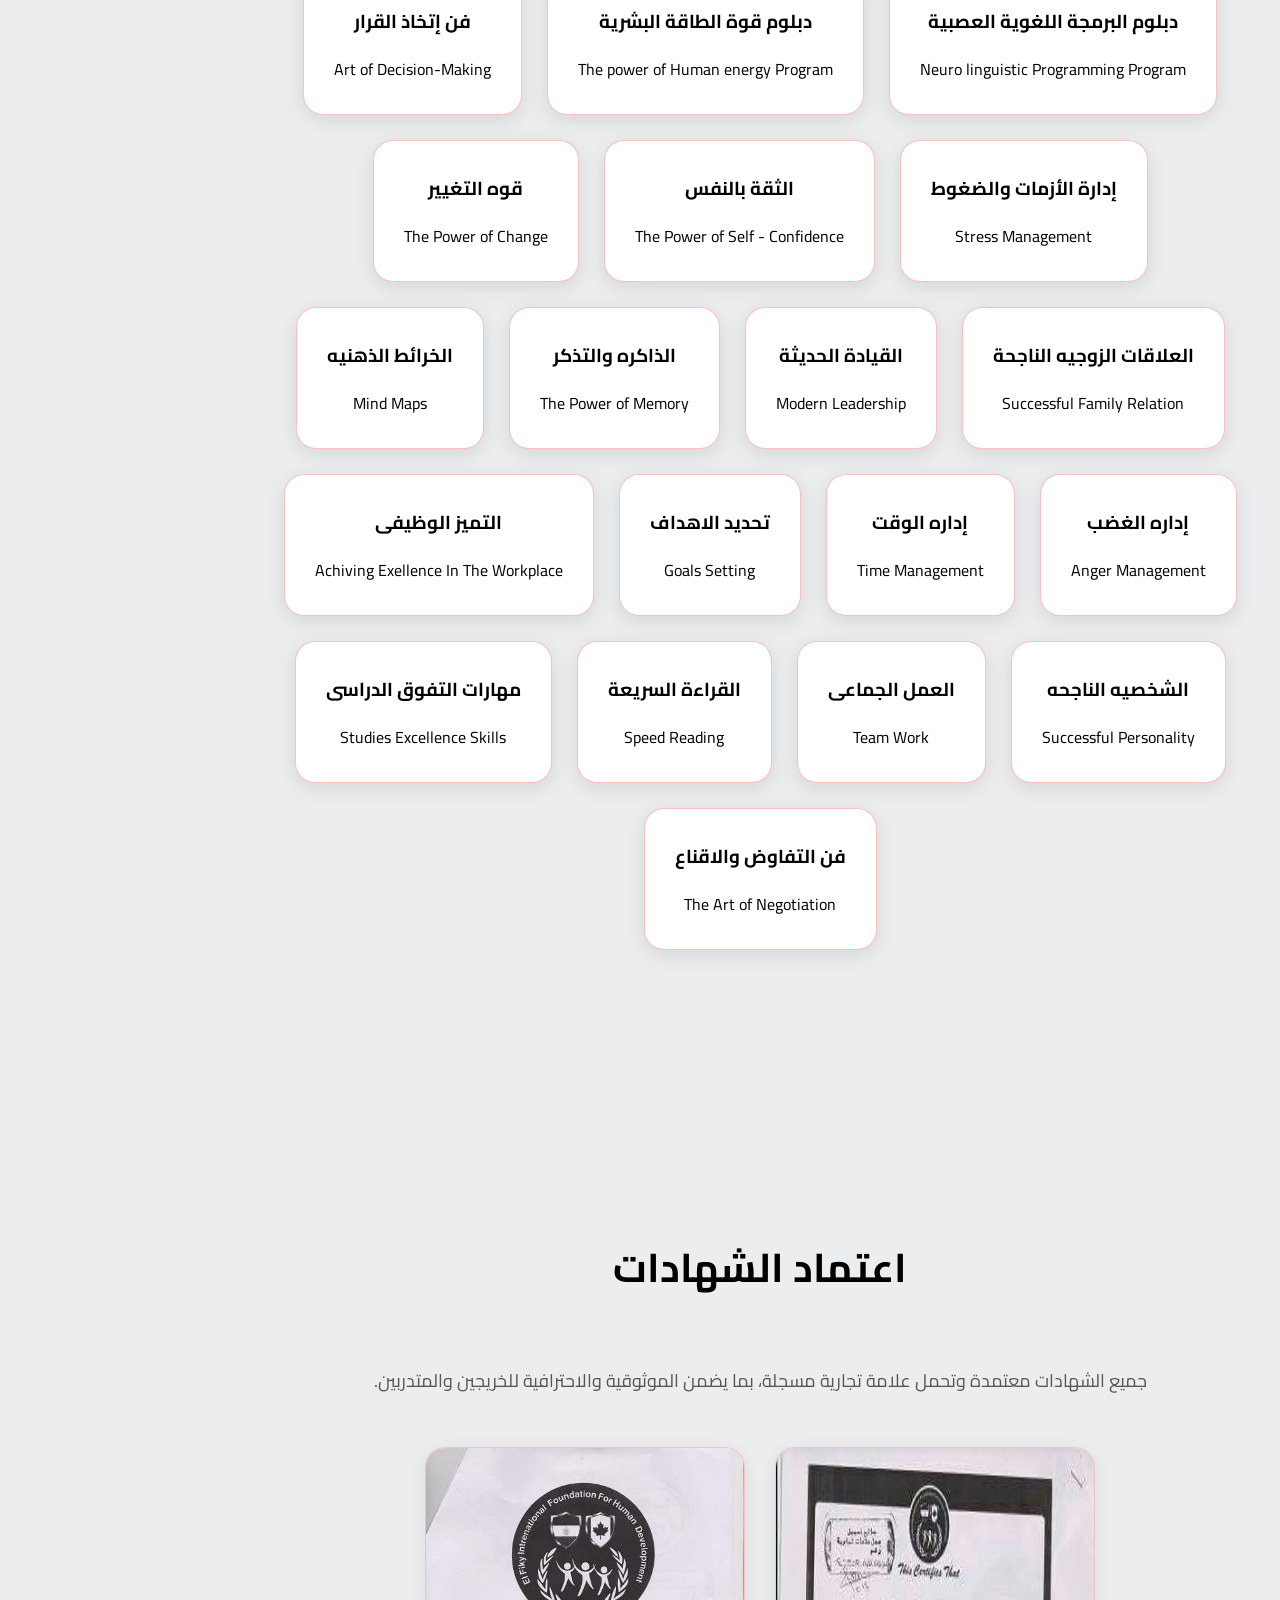
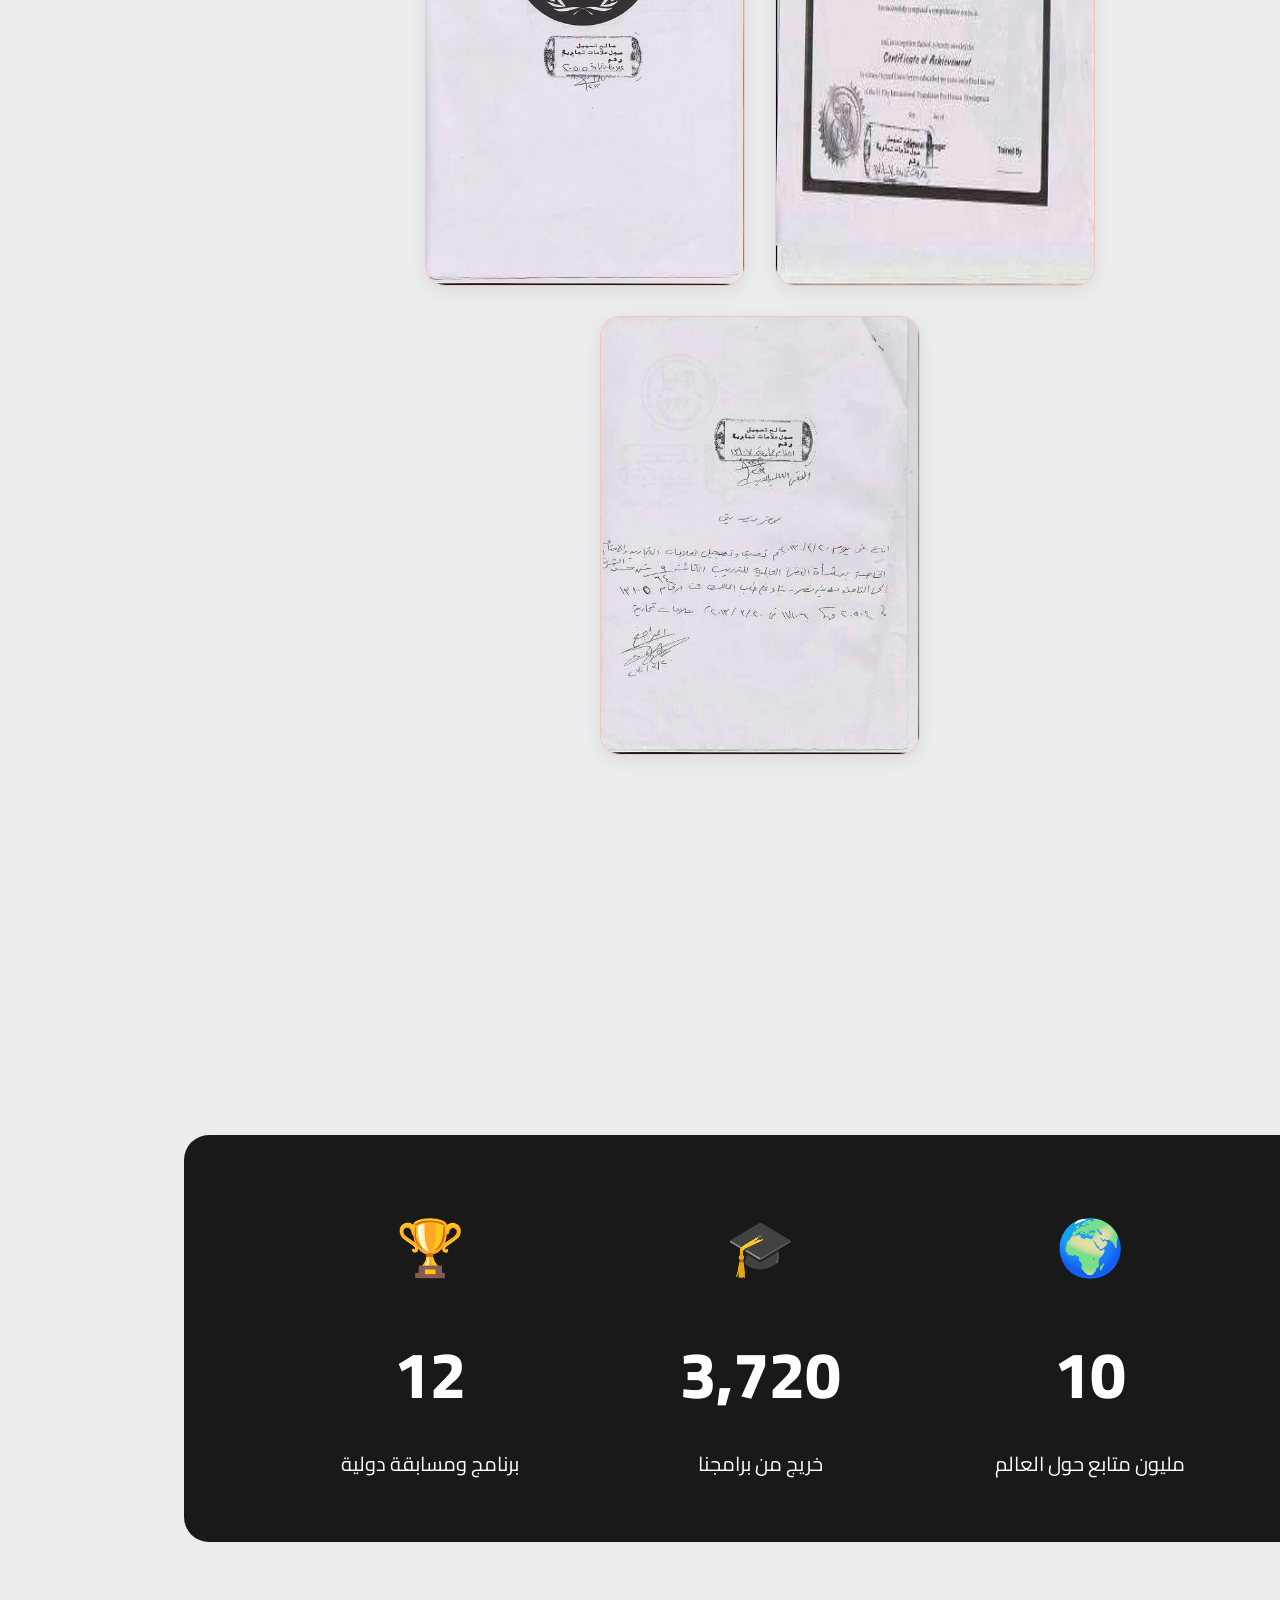
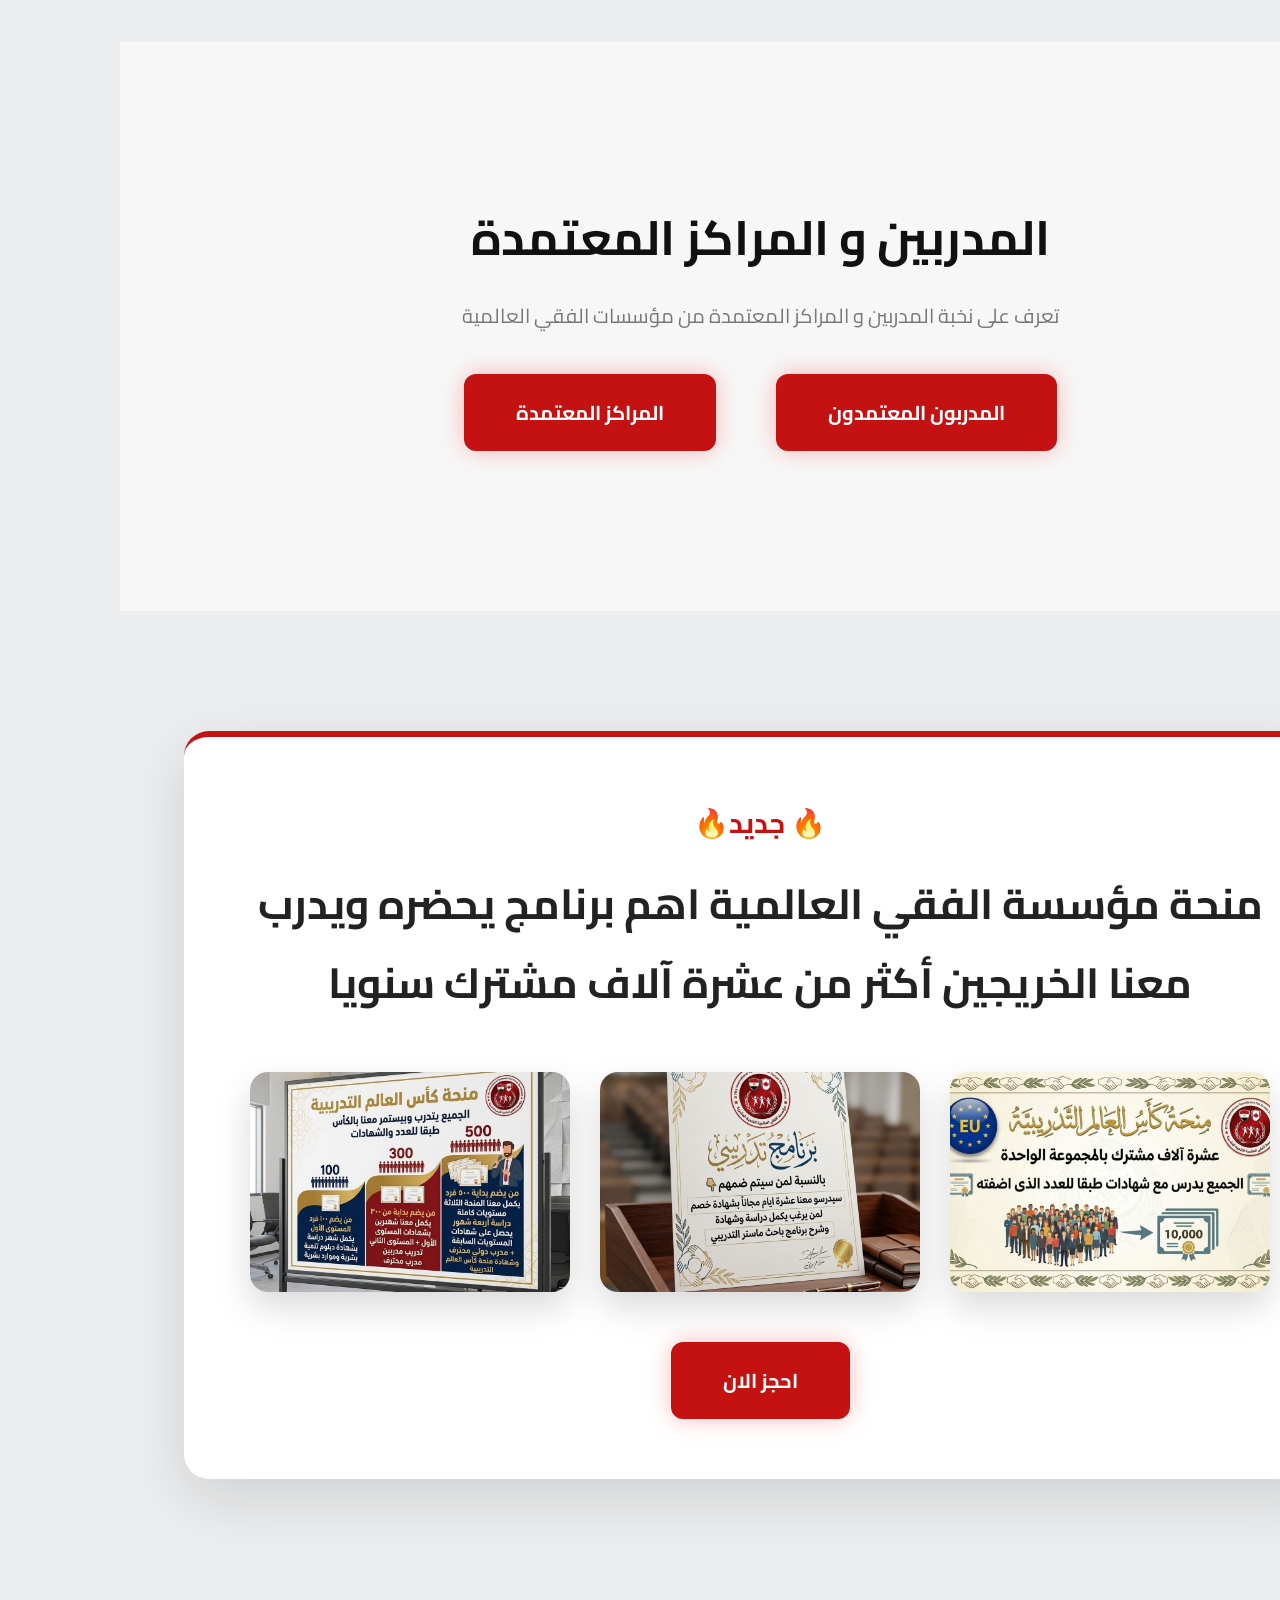
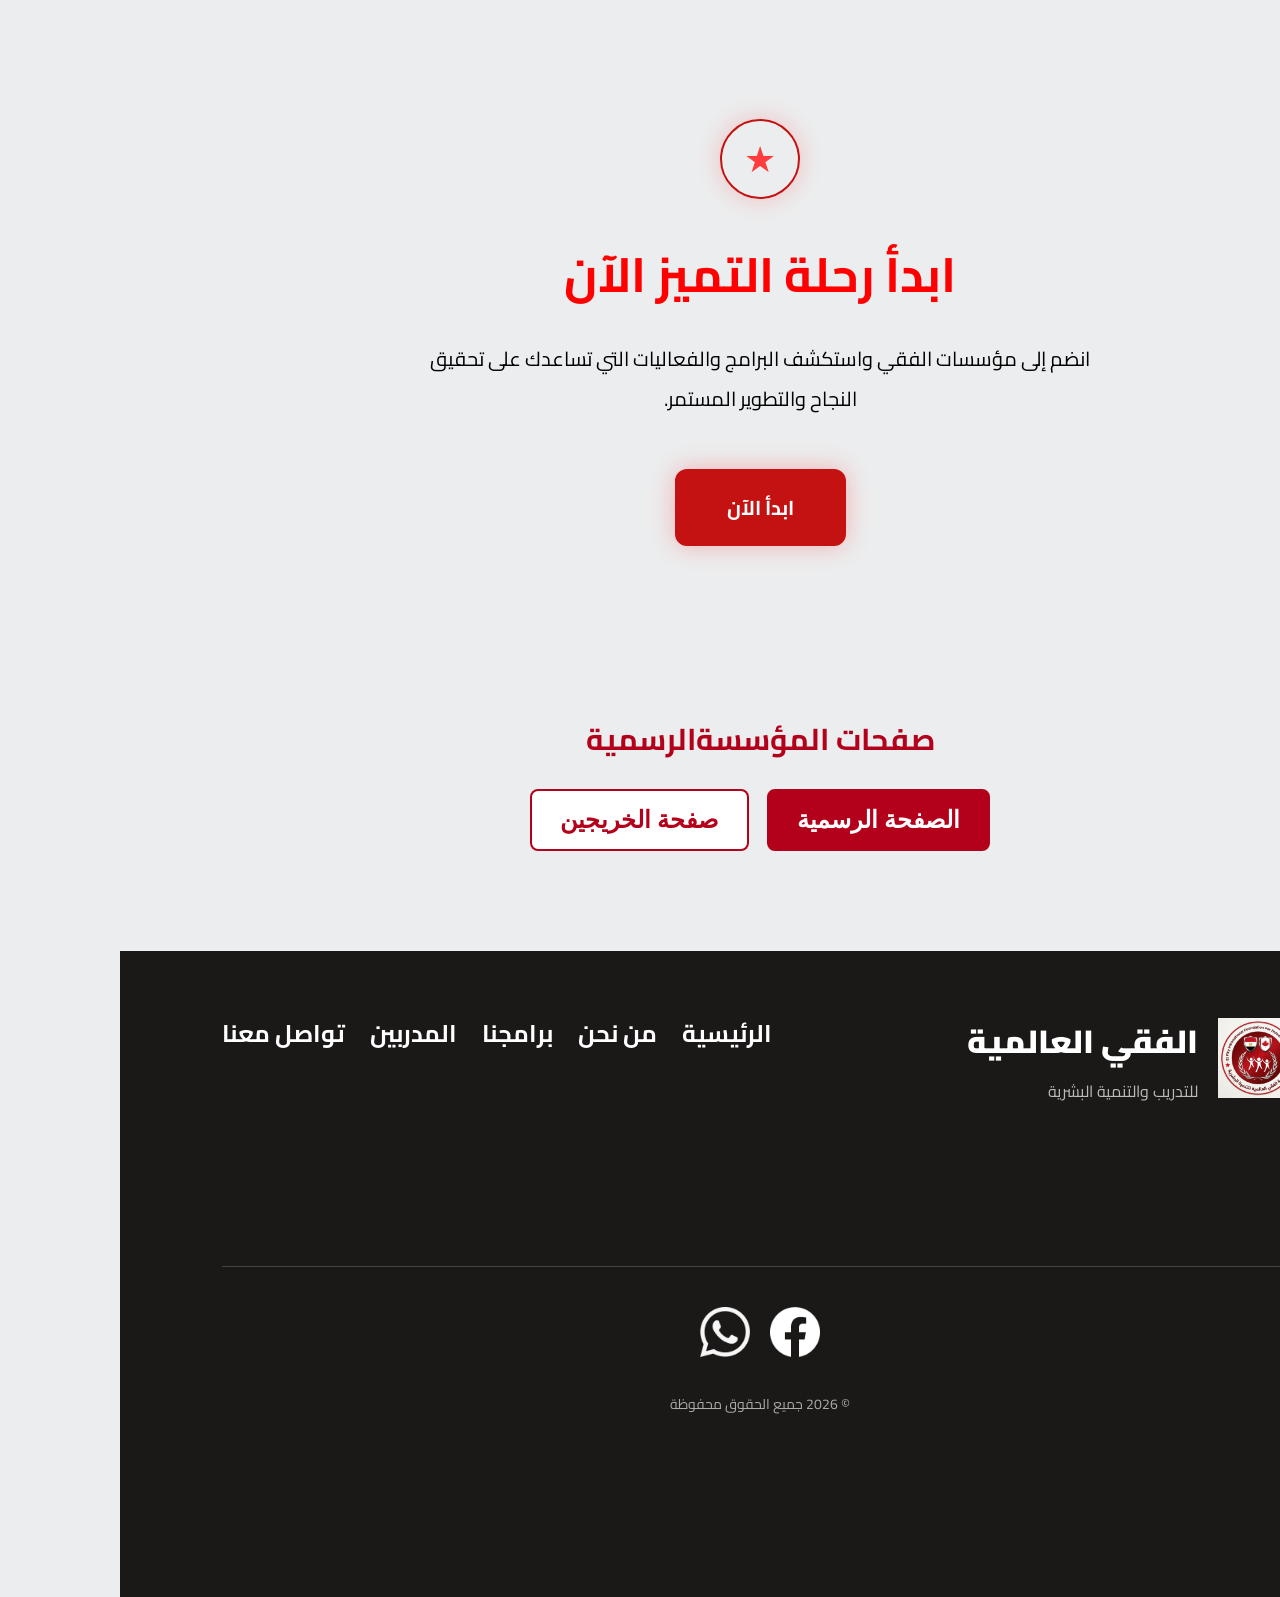
<file: html css/الفقي العالميه للتدريب.html>
<!DOCTYPE html>
<html lang="ar" dir="rtl">
<head>
<meta charset="UTF-8">
<meta name="viewport" content="width=device-width, initial-scale=1.0">

<title>مؤسسات الفقي العالمية</title>

<link href="https://fonts.googleapis.com/css2?family=Cairo:wght@300;400;600;700;800&display=swap" rel="stylesheet">

<link rel="stylesheet" href="STyle.css">

</body>
</html>
    <script src="file.js"></script>
    
</head>






<body>
<div class="red-decoration">
    <span></span>
    <span></span>
    <span></span>
</div>

    <article>
       <header id="header">

    <div class="logo">

        <img src="WhatsApp_Image_2026-06-18_at_11.58.08_PM-removebg-preview (1).png" id="logo1">

        <h2>مؤسسات الفقي العالمية</h2>

    </div>

    <nav>

        <a href="#home22">الرئيسية</a>

        <a href="#uss">من نحن</a>

        <a href="#workk">برامجنا</a>

        <a href="#workerss">المدربين و المراكز المعتمدة</a>

        <a href="#contactss">تواصل</a>

    </nav>

</header>

<section id="home22">

    <img src="CONFINTEA conference room.png" id="img1" alt="Hero Background">

    <div class="overlay"></div>

    <div class="hero-content">

        <h3>المؤسسة الأم للتدريب والتنمية البشرية</h3>

        <h1>مؤسسات الفقي العالمية</h1>

        <p>
            المؤسسة الرائدة في التدريب والتنمية البشرية
            واعتماد المدربين والبرامج الاحترافية
            بجمهور يتجاوز 35 مليون متابع حول العالم.
        </p>

        <div class="hero-buttons">

            <a href="#uss" class="hero-btn">من نحن</a>

            <a href="#workk" class="hero-btn2">برامجنا</a>

        </div>

    </div>

    <div class="scroll-arrow">
        ↓
    </div>

</section>


<section id="uss">
<p id="s2p1" class="reveal">من نحن </p>


<p id="s2p2" class="reveal">   مؤسسات الفقي العالمية المؤسسة الأم أشهر مؤسسة تنمية بشرية بالعام  <br>أصحاب علوم التدريب الذي ادخلناه بالوطن العربي عبر دكتور الفقي 
أكبر<br> جمهور دولي يتعدي  <br> <span  style="color: red;"> مليون 35</span>    </p>


<button class="b" class="reveal">للمزيد</button>
</section>

<div id="imgcon" class="reveal">
<img src="WhatsApp Image 2026-06-18 at 11.55.57 PM.jpeg" height="auto" width="780px">

</div>

<div class="dark-wrapper" class="reveal">



    <section class="proof-section" class="reveal">

    <div class="proof-container">

        <!-- LEFT IMAGE -->
        <div class="proof-image-box" class="reveal">
        

            <img src="hero img.jpeg" alt="document" class="reveal">

           

        </div>

        <!-- RIGHT CONTENT -->
        <div class="proof-content" class="reveal">

            <h2 class="reveal">فريد توفيق: الامتداد المهني للدكتور إبراهيم الفقي</h2>
<div class="quote" class="reveal">
       " الدكتور إبراهيم الفقي  "أنت الأقرب لي مهنياً. 
</div>
            <p class="reveal">
            
            نواصل مسيرة النجاح التي بدأها الدكتور إبراهيم الفقي، من خلال
            تقديم برامج التدريب والاستشارات والتنمية البشرية بأعلى معايير
            الجودة والاحترافية.
            </p>

            <ul>

<li class="reveal">   الامتداد المهني الرسمي</li>

                <li class="reveal">برامج تدريبية معتمدة</li>

                <li class="reveal">خبرة وثقة وتميز</li>

            </ul>

        </div>

    </div>

</section>

</section>

    <div class="shape shape1"></div>
<div class="shape shape2"></div>
<div class="shape shape3"></div>
<div class="shape shape4"></div>
<div class="shape shape5"></div>
<div class="shape shape6"></div>

</section>





<section class="trust-section dark-section">

    <div class="shape shape1"></div>
    <div class="shape shape2"></div>
    <div class="shape shape3"></div>
    <div class="shape shape4"></div>

    <div class="container">

        <!-- LEFT IMAGE -->
        <div class="image-box">

            <img src="hero img2.jpeg" alt="document" class="reveal">

            <div class="badge" class="reveal">
                <h3>100%</h3>
                <p>تفويض كامل</p>
            </div>

        </div>

        <!-- RIGHT CONTENT -->
        <div class="content-box" class="reveal">

            <h2 class="reveal">التفويض الكامل والثقة</h2>

            <div class="line" class="reveal"></div>

            <p class="desc" class="reveal">
                منحة الدكتور إبراهيم الفقي تفويضاً كاملاً لإدارة شؤون المؤسسة والتمثيل الرسمي،
                مع الالتزام بالقيم والمبادئ التي أسسها في مجال التنمية البشرية.
            </p>

            <!-- PARAGRAPH BOX -->
            <div class="text-box" class="reveal">

                تعيين مباشر من دكتور الفقي 
  تعيين مدير لشركاته و كل ما يخص أعماله  لإبنه الروحي فريد توفيق 
الذى قال عنه دكتور الفقي
 "انت الأقرب لى مهنيا"

            </div>

        </div>

    </div>

</section>



<section class="story-section" class="reveal">

    <div class="story-image">
        <img src="hero 4.jpeg" alt="" class="reveal">
    </div>

    <div class="story-content" class="reveal">

        <span class="story-tag" class="reveal">شهادة مباشرة</span>

        <h2 class="reveal">
            طلب مباشر من الدكتور الفقي
        </h2>

        <div class="red-line" class="reveal"></div>

        <p class="reveal">
            طلب مباشر من دكتور الفقي بمعرفة كل ما يخص شريكاته من ابنه الروحي
            فريد توفيق الذي قال عنه الدكتور الفقي:
        </p>

        <blockquote class="reveal">
            "أنت الأقرب لي مهنياً"
        </blockquote>

    </div>

</section>


<section class="story-section" class="reveal">

    <div class="story-image">
        <img src="hero 3.jpeg" alt="" class="reveal">
    </div>

    <div class="story-content" class="reveal">

        <span class="story-tag" class="reveal">شهادة مباشرة</span>

        <h2 class="reveal">
            تفويض كامل من دكتور الفقي
لإبنه الروحي فريد توفيق
        </h2>

        <div class="red-line" class="reveal"></div>

        <p class="reveal">
            لتعامل بدلا منه مع عملائه والرد على إميلاته الخاصة
وإبداء الرأى لتعاملاته ومقابلاته ثم توجيهه
        </p>

        <blockquote class="reveal">
            "أنت الأقرب لي مهنياً"
        </blockquote>

    </div>

</section>

<section class="company-gallery" class="reveal">
  <h2 class="company-gallery-heading" class="reveal">بعض كتب الكاتب الدولي فريد توفيق</h2>

  <div class="company-gallery-grid" class="reveal">
    <div class="company-gallery-box" class="reveal">
      <img src="hero 5.jpeg" alt="Gallery image 1" class="reveal">
    </div>

    <div class="company-gallery-box">
      <img src="hero6.jpeg" alt="Gallery image 2" class="reveal">
    </div>

    <div class="company-gallery-box">
      <img src="hero 7.jpeg" alt="Gallery image 3" class="reveal">
    </div>

    <div class="company-gallery-box">
      <img src="hero 8.jpeg" alt="Gallery image 4" class="reveal">
    </div>
  </div>
</section>












<section id="workk" class="reveal">
<p id="v" style="font-size: 60px;" class="reveal"> نبذه عن برامجنا</p>




</article>

<div class="shape shape1" class="reveal"></div>
<div class="shape shape2" class="reveal"></div>
<div class="shape shape3" class="reveal"></div>
<div class="shape shape4 "class="reveal"></div>
<div class="shape shape5"class="reveal"></div>
<div class="shape shape6"class="reveal"></div>

</section>
<section class="cards reveal" >

    <div class="card reveal">
        <img src="writer.jpeg" alt="Photo" class="reveal">
        <h3 class="reveal">الكاتب المحترف المعتمد</h3>
        <div class="line reveal" ></div>
        <p>
            
        </p>
    </div>

    <div class="card reveal" >
        <img src="trainer.jpeg" alt="Photo" class="reveal">
        <h3 class="reveal">مسابقة المدرب الافضل</h3>
        <div class="line reveal" ></div>
        <p>
            
        </p>
    </div>

    <div class="card reveal " >
        <img src="ma3rd.jpeg" alt="Photo">
        <h3 class="reveal">معرض الكتاب الدولي للتنمية البشرية</h3>
        <div class="line reveal" ></div>
        <p>
            
        </p>


    </div>


    <section id="programs">

    <h2 class="section-title"></h2>

    <div class="programs-grid">

        <div class="program-card reveal">
            <h3>دبلوم البرمجة اللغوية 
العصبية
</h3>
            <p>Neuro linguistic  
Programming Program
</p>
        </div>

        <div class="program-card reveal">
            <h3>دبلوم قوة الطاقة البشرية</h3>
            <p>The  power of Human energy Program</p>
        </div>

        <div class="program-card reveal">
            <h3>فن إتخاذ القرار</h3>
            <p>Art of Decision-Making</p>
        </div>

        <div class="program-card reveal">
            <h3>إدارة الأزمات والضغوط</h3>
            <p>Stress Management</p>
        </div>

        <div class="program-card reveal">
            <h3>الثقة بالنفس</h3>
            <p>The Power of Self - Confidence</p>
        </div>

        <div class="program-card reveal">
            <h3>قوه التغيير</h3>
            <p>The Power of Change</p>
        </div>

        <div class="program-card reveal">
            <h3>العلاقات الزوجيه الناجحة </h3>
            <p>Successful Family  Relation </p>
        </div>

        <div class="program-card reveal">
            <h3> القيادة الحديثة</h3>
            <p> Modern  Leadership</p>
        </div>
<div class="program-card reveal">
    <h3> الذاكره والتذكر</h3>
    <p> The Power of Memory </p>
</div>
<div class="program-card reveal">
    <h3>الخرائط الذهنيه </h3>
    <p>  Mind Maps</p>
</div>
<div class="program-card reveal">
    <h3>إداره الغضب </h3>
    <p>  Anger Management</p>
</div>
<div class="program-card reveal">
    <h3>إداره الوقت </h3>
    <p> Time Management </p>
</div>
<div class="program-card reveal">
    <h3> تحديد الاهداف</h3>
    <p> Goals  Setting </p>
</div>
<div class="program-card reveal">
    <h3> التميز الوظيفى</h3>
    <p>  Achiving Exellence In The Workplace</p>
</div>
<div class="program-card reveal">
    <h3> الشخصيه الناجحه</h3>
    <p> Successful Personality </p>
</div>
<div class="program-card reveal">
    <h3> العمل الجماعى</h3>
    <p>Team  Work  </p>
</div>
<div class="program-card reveal">
    <h3>القراءة السريعة </h3>
    <p> Speed Reading </p>
</div>
<div class="program-card reveal">
    <h3> مهارات التفوق الدراسى</h3>
    <p> Studies Excellence  Skills </p>
</div>
<div class="program-card reveal">
    <h3> فن التفاوض والاقناع</h3>
    <p> The Art of Negotiation </p>
</div>
    </div>

</section>


<section id="certificates">

    <h2 class="section-title reveal">اعتماد الشهادات</h2>

    <p class="cert-text reveal">
        جميع الشهادات معتمدة وتحمل علامة تجارية مسجلة، بما يضمن
        الموثوقية والاحترافية للخريجين والمتدربين.
    </p>

    <div class="cert-gallery reveal">

        <div class="cert-card">
            <img src="c1.jpeg" alt="شهادة 1">
        </div>

        <div class="cert-card">
            <img src="c2.jpeg" alt="شهادة 2">
        </div>

        <div class="cert-card">
            <img src="c3.jpeg" alt="شهادة 3">
        </div>

    </div>

</section>

</section>


<section id="stats">

    <div class="stats-overlay">

        <div class="stat-box">

            <div class="stat-icon">🌍</div>

            <div class="counter" data-target="35">0</div>

            <p>مليون متابع حول العالم</p>

        </div>

        <div class="stat-box">

            <div class="stat-icon">🎓</div>

            <div class="counter" data-target="12000">0</div>

            <p>خريج من برامجنا</p>

        </div>

        <div class="stat-box">

            <div class="stat-icon">🏆</div>

            <div class="counter" data-target="40">0</div>

            <p>برنامج ومسابقة دولية</p>

        </div>

    </div>

</section>

<script>

const counters = document.querySelectorAll(".counter");

const observer = new IntersectionObserver(entries => {

    entries.forEach(entry => {

        if(entry.isIntersecting){

            const counter = entry.target;
            const target = +counter.dataset.target;

            let count = 0;

            function update(){

                const increment = target / 100;

                if(count < target){

                    count += increment;

                    counter.innerText =
                    Math.floor(count).toLocaleString();

                    requestAnimationFrame(update);

                }else{

                    counter.innerText =
                    target.toLocaleString() + "+";

                }

            }

            update();

            observer.unobserve(counter);

        }

    });

});

counters.forEach(counter=>{
    observer.observe(counter);
});

</script>













<section class="trainer-section reveal" id="workerss">

    <div class="section-title reveal">

        <h2 class="reveal"> المدربين و المراكز المعتمدة</h2>

        <p>تعرف على نخبة المدربين و المراكز المعتمدة من مؤسسات الفقي العالمية</p>


<div class="btn-center reveal">
<a href="المدربون المعتمدون.html" class="cta-btn">

 المدربون المعتمدون
    </a>

     <a href="المراكز المعتمدة.html" class="cta-btn">
        المراكز المعتمدة
    </a>
</div>
</section>




<section class="offer-section reveal">

    <h3>🔥 جديد🔥</h3>

    <h2>منحة مؤسسة الفقي العالمية اهم برنامج يحضره  ويدرب معنا الخريجين 
  أكثر من عشرة آلاف مشترك سنويا</h2>

    <p>
        
 
    </p>

    <div class="offer-gallery">

        <img src="WhatsApp Image 2026-06-28 at 7.40.34 PM.jpeg" alt="Offer 1">

        <img src="WhatsApp Image 2026-06-28 at 7.40.34 PM (1).jpeg" alt="Offer 2">

        <img src="WhatsApp Image 2026-06-28 at 7.40.34 PM (2).jpeg" alt="Offer 3">

    </div>

    <a href="https://wa.me/01212787878" class="cta-btn">
        احجز الان
    </a>

</section>







<section class="cta reveal">

    <div class="cta-icon">
        ★
    </div>

    <h2>ابدأ رحلة التميز الآن</h2>

    <p>
        انضم إلى مؤسسات الفقي واستكشف البرامج والفعاليات
        التي تساعدك على تحقيق النجاح والتطوير المستمر.
    </p>

    <a href="https://wa.me/01212787878" class="cta-btn">
        ابدأ الآن
    </a>

</section>


<div class="gallery-action reveal">
  <h3 class="gallery-action-heading">صفحات المؤسسةالرسمية</h3>

  <div class="gallery-action-buttons">
    <a href="

https://www.facebook.com/share/1AEh96k7L9/" class="red-action-btn primary">
      <span class="btn-icon"></span>
      الصفحة الرسمية
    </a>

    <a href="


https://www.facebook.com/share/15UpR2e5UB/" class="red-action-btn secondary">
      <span class="btn-icon" > </span>
      صفحة الخريجين
    </a>
  </div>
</div>



<footer class="footer">

    <div class="footer-top">

        <div class="footer-brand">
            <img src="logo5.jpeg" alt="Logo" class="footer-logo">

            <div>
                <h2>الفقي العالمية</h2>
                <p>للتدريب والتنمية البشرية</p>
            </div>
        </div>

        <div class="footer-links">
            <a href="#home22">الرئيسية</a>
            <a href="#uss">من نحن</a>
            <a href="#workk">برامجنا</a>
            <a href="#workerss">المدربين</a>
            <a href="#contactss">تواصل معنا</a>
        </div>

    </div>
<section id="contactss">
    <div class="footer-line"></div>

    <div class="footer-bottom">

        <div class="footer-icons">

            <a href="https://www.facebook.com/share/1AEh96k7L9/" >
                <img src="facebook (1).png" alt="">
            </a>

            <a href="
            01212787878">
                <img src="whatsapp (2).png" alt="">
            </a>

        </div>

        <p>© 2026 جميع الحقوق محفوظة</p>

    </div>

</footer>

</section>

<script>
const reveals = document.querySelectorAll (".reveal");



function revealOnScroll() {

    reveals.forEach((element) => {

        const windowHeight = window.innerHeight;
        const elementTop = element.getBoundingClientRect().top;

        if (elementTop < windowHeight - 100) {
            element.classList.add("active");
        }

    });

}

window.addEventListener("scroll", revealOnScroll);
revealOnScroll();
</script>











</body>
</html
</file>
<file: STyle_fixed.css>
/* Cleaned additions */
*{
    box-sizing:border-box;
}

*,
*::before,
*::after{
    box-sizing:border-box;
}
html{
    scroll-behavior:smooth;
}

a{

    text-decoration: none;
}


html, body{
    overflow-x:hidden;
    width:100%;

      margin: 0;
    padding: 0;
    width: 100%;
    overflow-x: hidden;
    text-decoration: none;
}
@media (max-width:768px){

    h1{
        font-size:32px;
    }

    p{
        font-size:16px;
    }

    .trainer-card{
        flex-direction:column;
    }

    img{
        max-width:100%;
        height:auto;
    }

    





}
body{



    margin:0;
    overflow-x:hidden;
    background-color:rgb(236,237,238);







     margin:0;
    padding:0;
    overflow-x:hidden;
   
font-family:'Cairo',sans-serif;

    margin:0;
    overflow-x:hidden;
   
    font-family:'Cairo',sans-serif;
overflow-x: hidden;
    /* Modern subtle gradient */
     width: 100%;
     
     /* Background Shapes */
.red-decoration{

    position:absolute;

    inset:0;

    overflow:hidden;

    pointer-events:none;

    z-index:-1;





}

.red-decoration span{

    position:absolute;

    border-radius:50%;

    filter:blur(90px);

    opacity:.4;

}

/* Shape 1 */

.red-decoration span:nth-child(1){

    width:400px;
    height:400px;

    background:#c41212;

    top:-100px;
    left:-120px;

}

/* Shape 2 */

.red-decoration span:nth-child(2){

    width:300px;
    height:300px;

    background:#ff4040;

    right:-80px;
    top:40%;

}

/* Shape 3 */

.red-decoration span:nth-child(3){

    width:250px;
    height:250px;

    background:#8b0000;

    bottom:-80px;
    left:40%;
}
}



#home22{

   

     position:relative;

    min-height:100vh;

    margin-top:0;

    padding-top:0;

  


   clip-path:none;
    border-radius:0;
    




}

/* Background */

#img1{

    position:absolute;

    width:100%;

    height: 100%;

    object-fit:cover;

 object-position:center top;

    

}

/* Dark Red Overlay */


/* Glass Card */

.hero-content{
position:absolute;

    top:50%;
    left:50%;

    transform:translate(-50%,-50%);

    width:80%;
    max-width:900px;

    text-align:center;

    color:white;

}
@media(max-width:768px){

.hero-content{

    position:relative;

    top:auto;
    left:auto;

    transform:none;

    width:90%;

    margin:auto;

    padding-top:120px;
    padding-bottom:80px;

}

#home22{

    display:flex;

    justify-content:center;

    align-items:center;

    min-height:30vh;

}

}
/* Small title */

.hero-content h3{

    color:#ff3b3b;

    font-size:24px;

    margin-bottom:20px;

    letter-spacing:3px;

}

.hero-content h1{

    font-size:52px;

    margin-bottom:25px;

    font-weight:800;

    text-shadow:0 5px 20px rgb(15, 15, 15);
    color: white;

}

.hero-content p{

   

    

    max-width:850px;

    margin:auto;

    color:#f2f2f2;

    font-size:16px;

    line-height:1.7;


}

/* Main title */



/* Paragraph */



/* Buttons */

.hero-buttons{

    display:flex;

    justify-content:center;

    gap:25px;

    margin-top:40px;

    flex-wrap:wrap;

    text-decoration: none;

}

@media (max-width:768px){

.hero-content h1{

    font-size:18px;

}

.hero-content p{

    font-size:18px;

}

.hero-content h3{

    font-size:18px;

}

}

.hero-btn{

    background:#c41212;

    color:white;

    padding:18px 45px;

    border-radius:12px;

    font-size:20px;

    transition:.35s;

}

.hero-btn:hover{

    transform:translateY(-8px);

    box-shadow:0 0 30px rgba(255,0,0,.45);
    color: #ffffff;

}

.hero-btn2{

    border:2px solid white;

    color:white;

    padding:18px 45px;

    border-radius:12px;

    transition:.35s;

}

.hero-btn2:hover{

    background:white;

    color:#c41212;

}

/* Scroll Arrow */

.scroll{

    position:absolute;

    bottom:40px;

    left:50%;

    transform:translateX(-50%);

    font-size:34px;

    color:white;

    animation:float 1.6s infinite;

}
@media(max-width:768px){

.hero-content{

    top:54%;

    width:92%;

}

}
/* Animations */

@keyframes float{

0%{

transform:translate(-50%,0);

}

50%{

transform:translate(-50%,15px);

}

100%{

transform:translate(-50%,0);

}

}

@keyframes zoom{

0%{

transform:scale(1);

}

100%{

transform:scale(1.1);

}

}
@media (max-width:900px){

.hero-content{

    width:90%;

}

.hero-content h1{

    font-size:48px;

}

.hero-content p{

    font-size:18px;

}

.hero-buttons{

    flex-direction:column;

    align-items:center;

}

}

.hero-content{

    margin-top:45px;

}


html,
body{
    overflow-x:hidden;
}

.header{
    position:fixed;
    top:0;
    left:0;

    width:100%;

    display:flex;
    justify-content:space-between;
    align-items:center;

    background:rgba(255,255,255,.95);
    backdrop-filter:blur(10px);

    border-bottom:2px solid #b30000;

    padding:12px 20px;

    z-index:1000;

     display:flex;
    justify-content:space-between;
    align-items:center;
}

.logo-section{

    display:flex;

    align-items:center;

    flex:1;
   
    margin-left:auto;
}


.logo-link{

    display:flex;

    align-items:center;

   

    text-decoration:none;

    display:flex;
    align-items:center;
    gap:10px;

}
.logo{

    width:90px;

    height:90px;

    object-fit:contain;

}

.company h1{

    margin:0;

    color:#000;

    font-size:28px;

}

.company p{

    margin-top:5px;

    color:#444;

    font-size:13px;

}

.nav{

    display:flex;

    gap:35px;

}

.nav a{

    color:#000;

    text-decoration:none;

    font-weight:600;

    transition:.3s;

}

.nav a:hover{

    color:#b30000;

}
.menu-btn {
    display: flex;
    align-items: center;
    justify-content: center;

    width: 45px;
    height: 45px;

    font-size: 30px;
    color: #b30000;
    cursor: pointer;

    line-height: 1;
    flex-shrink: 0;
     display: none;
}

/* Hover */

.logo-link:hover .logo {
    transform: scale(1.05);
    transition: .3s;
}

.logo-link:hover h1 {
    color: #ff3b3b;
    transition: .3s;
}

/* ========================= */
/* RESPONSIVE */
/* ========================= */
@media (max-width: 768px) {

    .header{
        display: flex;
        justify-content: space-between;
        align-items: center;
        padding: 10px 20px;
        position: fixed;
         justify-content: center;
    }

    .logo-section{
        display: flex;
        align-items: center;
        flex: 1;
            width: 100%;
        display: flex;
        justify-content: center;
    }

    .logo-link{
        display: flex;
        align-items: center;
        gap: 10px;
        text-decoration: none;
    }

    .logo{
        width: 55px;
        height: 55px;
        object-fit: contain;
    }

    .company{
        display: flex;
        flex-direction: column;
        justify-content: center;
    }

    .company h1{
        font-size: 18px;
        margin: 0;
        line-height: 1.2;
    }

    .company p{
        font-size: 10px;
        margin: 2px 0 0;
    }

    .menu-btn{
        display: block;
        font-size: 30px;
        color: #b30000;
        cursor: pointer;
        margin-left: 15px;
    }

    .nav{
        position: absolute;
        top: 100%;
        left: 0;
        width: 100%;
        background: white;
        display: flex;
        flex-direction: column;
        align-items: center;
        max-height: 0;
        overflow: hidden;
        transition: max-height .4s ease;
        box-shadow: 0 5px 15px rgba(0,0,0,.15);
    }

    .nav.active{
        max-height: 300px;
    }

    .nav a{
        width: 100%;
        text-align: center;
        padding: 16px;
        border-top: 1px solid #eee;
    }


}
.header
.logo-section
.logo-link
.company
a{
    text-decoration:none;
    color:black;
    font-size:24px;
    font-weight:bold;
    transition:0.3s;
}

a:hover{
    color:red;
    transform:scale(1.1);
}

/* HERO IMAGE */

#img1{
    width:100%;
    height:100vh;
    object-fit:cover;
    filter:brightness(40%);

width:100%;
    height:100vh;
    object-fit:cover;
    filter:brightness(40%);

    
}



/* HERO TEXT */

#pp{
    position:absolute;
    top:35%;
    left:50%;
    transform:translate(-50%, -50%);
    text-align:center;
    color:white;
    font-size:90px;
    font-weight:900;
    width:90%;
}

#span1{
    color:rgb(255,100,100);
}

/* SECTION TITLES */

#s2p1{
    text-align:center;
    font-size:80px;
    font-weight:900;
    margin-top:80px;
}

#s2p2{
    text-align:center;
    font-size:28px;
    line-height:1.8;
    width:90%;
    max-width:1000px;
    margin:auto;
}

/* BUTTON */

.b{
    




     display:block;

    width:fit-content;

    margin:40px auto 0;

    padding:18px 50px;

    background:#c41212;

    color:white;

    text-decoration:none;

    border-radius:12px;

    font-size:20px;

    font-weight:bold;

    transition:.35s;

    border:2px solid #c41212;

    box-shadow:0 0 25px rgba(255,0,0,.25);

}

.b:hover{
   background:transparent;

    color:#ff4d4d;

    transform:translateY(-5px);

    box-shadow:0 0 40px rgba(255,0,0,.45);

}

/* IMAGE CONTAINER */

#imgcon{
    width:90%;
    max-width:900px;
    margin:60px auto;
}

#imgcon img{
    width:100%;
    border-radius:20px;
}

/* =========================
   RED LINES (FIXED VERSION)
   ========================= */

.line{
    width:160px;
    height:6px;
    background:red;
    margin:20px auto;
    border-radius:10px;
    box-shadow:0 0 10px rgba(255,0,0,0.3);
    align-items: center;
}

/* if you still use old IDs */
#box,
#xob,
#oxb{
    width:160px;
    height:6px;
    background:red;
    margin:20px auto;
    border-radius:10px;
    box-shadow:0 0 10px rgba(255,0,0,0.3);
}

/* PROGRAM TITLE */

#v{
    text-align:center;
    font-size: 20px; 
    font-weight:900;
    margin-top:5px;

}

/* ANIMATION */

@keyframes fadein{
    from{
        opacity:0;
        transform:translateY(30px);
    }
    to{
        opacity:1;
        transform:translateY(0);
    }
}

/* MOBILE RESPONSIVE */

@media(max-width:768px){

    #head{
        gap:15px;
        flex-wrap:wrap;
        height:auto;
        padding:15px;
    }

    a{
        font-size:18px;
    }

    #pp{
        font-size:42px;
    }

    #s2p1{
        font-size:42px;
    }

    #s2p2{
        font-size:18px;
    }

    #v{
        font-size:36px;
    }

    .b{
        width:80%;
        font-size:22px;
    }

    .line,
    #box,
    #xob,
    #oxb{
        width:100px;
    }
}
.shape-box{
    position:fixed;
    width:120px;
    height:120px;
    background:rgba(255,0,0,0.06);
    border:2px solid rgba(255,0,0,0.2);
    z-index:-1;
    transform:rotate(20deg);
}
/* DARK MODE */
body.dark{
    background-color:#111;
    color:white;
}

body.dark #head{
    background:#1a1a1a;
}

body.dark a{
    color:white;
}

body.dark a:hover{
    color:red;
}

/* adjust sections */
body.dark #s2p2,
body.dark #s2p1{
    color:white;
}



.cards{
    width:90%;
    max-width:1400px;
    margin:80px auto;
    display:flex;
    justify-content:center;
    gap:30px;
    flex-wrap:wrap;
    
}




.card{
    width:350px;
    background:white;
    border:3px solid red;
    border-radius:25px;
    padding:25px;
    text-align:center;
    box-shadow:0 10px 30px rgba(0,0,0,0.08);

    opacity:0;
    transform:translateY(80px);

    transition:
        opacity 0.3s ease,
        transform 0.3s ease,
        box-shadow 0.2s ease;

        
}


.card.active{

opacity:1;
    transform:translateY(0);

}






   

.card.active:hover {
    transform: translateY(-8px) scale(1.03);
    box-shadow:0 20px 45px rgba(255,0,0,0.15);
}



.card img{
    width:100%;
    height:220px;
    object-fit:cover;
    border-radius:20px;
     
}

.card h3{
    font-size:32px;
    margin:25px 0 10px;
    font-weight:900;
}

.card .line{
    width:80px;
    height:5px;
    background:red;
    border-radius:10px;
    margin:15px auto;
}

.card p{
    font-size:20px;
    line-height:1.7;
    color:#555;
}

/* MOBILE */

@media (max-width:768px){

    .cards{
        width:95%;
        gap:20px;
    }

    .card{
        width:100%;
        max-width:400px;
    }

    .card h3{
        font-size:26px;
    }

    .card p{
        font-size:17px;
    }

    .card img{
        height:180px;
    }
}


#s2p1,
#s2p2,
#imgcon,
#v,
.card,
.b,
.line,
.trainer-section{
    opacity:0;
    transform:translateY(80px);

    transition:all 1s ease;
    
}

#s2p1.active,
#s2p2.active,
#imgcon.active,
#v.active,
.card.active,
.b.active,
.line.active,
.trainer-section.active{
    opacity:1;
    transform:translateY(0);



}

/* Cards appear one by one */
.card:nth-child(1){
    transition-delay:0.1s;
}

.card:nth-child(2){
    transition-delay:0.3s;
}

.card:nth-child(3){
    transition-delay:0.5s;
}

#v{

text-align:center;
    font-size:80px;
    font-weight:900;
    margin-top:190px;

}



.team-cards{
    display:flex;
    justify-content:center;
    flex-wrap:wrap;
    gap:30px;
    width:95%;
    margin:80px auto;
}

.team-card{
    position:relative;
    width:360px;
    height:600px;
    overflow:hidden;
    border-radius:25px;
    cursor:pointer;

    box-shadow:0 10px 30px rgba(0,0,0,.15);

    transition:
        transform .4s ease,
        box-shadow .4s ease;
}

.team-card:hover{
    transform:translateY(-10px);
    box-shadow:0 20px 40px rgba(0,0,0,.25);
}

.person{
    position:absolute;
    width:100%;
    height:100%;
    object-fit:cover;

    transition:transform .6s ease;
}

.team-card:hover .person{
    transform:scale(1.08);
}

.overlay{
    position:absolute;
    inset:0;

    background:
    linear-gradient(
        to top,
        rgba(0,0,0,.95) 10%,
        rgba(0,0,0,.4) 55%,
        rgba(0,0,0,.05) 100%
    );
}

.content{
    position:absolute;
    bottom:0;
    left:0;

    width:100%;
    padding:25px;
    color:white;
    box-sizing:border-box;
}

.content h3{
    font-size:42px;
    margin:0 0 15px;
    font-weight:900;
}

.desc{
    font-size:22px;
    line-height:1.4;
    margin-bottom:25px;
}

.info{
    display:flex;
    justify-content:space-between;
    align-items:end;
}

.info h4{
    margin:0;
    font-size:24px;
}

.info p{
    margin:5px 0 0;
    font-size:18px;
    opacity:.9;
}

.logo{
    width:60px;
    height:60px;
    object-fit:contain;
    background:white;
    border-radius:12px;
    padding:5px;
}


@media(max-width:768px){

    .team-card{
        width:100%;
        max-width:380px;
        height:520px;
    }

    .content h3{
        font-size:32px;
    }

    .desc{
        font-size:18px;
    }
}



.footer{
    background:#1b1818;
    color:white;
    padding:60px 8%;
    margin-top:100px;

    
}

.footer-top{
    display:flex;
    justify-content:space-between;
    align-items:flex-start;
    flex-wrap:wrap;
    gap:40px;
}

.footer-brand{
    display:flex;
    align-items:center;
    gap:20px;
}

.footer-logo{
    width:80px;
    height:80px;
    object-fit:contain;
}

.footer-brand h2{
    margin:0;
    font-size:32px;
    font-weight:900;
}

.footer-brand p{
    margin:5px 0 0;
    color:#bbb;
}

.footer-links{
    display:flex;
    flex-wrap:wrap;
    gap:25px;
}

.footer-links a{
    color:white;
    text-decoration:none;
    transition:.3s;
}

.footer-links a:hover{
    color:red;
}

.footer-line{
    height:1px;
    background:#444;
    margin:40px 0;
}

.footer-bottom{
    text-align:center;
}

.footer-icons{
    display:flex;
    justify-content:center;
    gap:20px;
    margin-bottom:20px;
}

.footer-icons img{
    width:50px;
    height:50px;
    object-fit:contain;
    transition:.3s;
}

.footer-icons img:hover{
    transform:translateY(-5px) scale(1.1);
}

.footer-bottom p{
    color:#aaa;
    font-size:14px;
}









.reviews-section{
    text-align: center;
    padding: 100px 20px;
}

.reviews-section h2{
    font-size: 42px;
    margin-bottom: 40px;
}

.review-container{
    display: flex;
    justify-content: center;
    align-items: center;
    gap: 30px;
}

.review-card{
    width: 500px;
    min-height: 320px;
    background: white;
    border-radius: 25px;
    padding: 30px;
    box-shadow: 0 15px 40px rgba(0,0,0,.15);

    opacity: 1;
    transform: translateY(0);
    transition: all .4s ease;
}

.review-card img{
    width: 90px;
    height: 90px;
    border-radius: 50%;
    object-fit: cover;
    margin-bottom: 15px;
}

.review-card h3{
    margin: 10px 0;
}

.stars{
    color: gold;
    font-size: 24px;
    margin-bottom: 15px;
}

.review-card p{
    font-size: 18px;
    line-height: 1.6;
}

.review-arrow{
    width: 60px;
    height: 60px;
    border: none;
    border-radius: 50%;
    cursor: pointer;
    font-size: 28px;
    transition: .3s;
}

.review-arrow:hover{
    transform: scale(1.15);
}
.reviews-section{
    width: 100%;
    display: flex;
    flex-direction: column;
    align-items: center;
}

@media (max-width: 768px){

    .review-container{
        width: 100%;
        gap: 10px;
        padding: 0 10px;
    }

    .review-card{
        width: 100%;
        max-width: 300px;
        padding: 20px;
    }

    .review-card img{
        width: 70px;
        height: 70px;
    }

    .review-card h3{
        font-size: 20px;
    }

    .review-card p{
        font-size: 15px;
    }

    .review-arrow{
        width: 45px;
        height: 45px;
        font-size: 22px;
    }

    .reviews-section h2{
        font-size: 30px;
    }
}


.section-title{
    text-align:center;
    font-size:40px;
    margin:50px 0;
}

.programs-grid{
    width:90%;
    max-width:1400px;
    margin:auto;

    display:grid;

    grid-template-columns:
    repeat(4,minmax(0,1fr));

    gap:25px;


display:flex;
    flex-wrap:wrap;
    justify-content:center;
    gap:25px;

    width:90%;
    max-width:1400px;
    margin:auto;

}




.program-card{
    background:white;
    padding:30px;
    border-radius:20px;
    text-align:center;
    box-shadow:0 5px 20px rgba(0,0,0,.1);

    opacity:0;
    transform:translateY(30px);

    transition:
        opacity 0.8s ease,
        transform 0.8s ease;

        border: 1px solid rgba(229, 57, 53, 0.3);
    transition: 0.3s
}



.program-card:hover{
    transform:translateY(-8px) scale(1.02);

    border-color: #ff0400;
}

.program-card h3{
    margin-bottom:15px;
}

@media (max-width:900px){

    .programs-grid{
        grid-template-columns:repeat(2,1fr);
    }

}

@media (max-width:600px){

    .programs-grid{
        grid-template-columns:1fr;
    }

}




.program-card.active{
    opacity:1;
    transform:translateY(0);
}

html, body{
    overflow-x: hidden;
    width: 100%;
}


#certificates{
    padding:80px 10%;
    text-align:center;
}

.cert-text{
    max-width:800px;
    margin:0 auto 50px;
    line-height:1.8;
    font-size:18px;
    color:#555;
}

.cert-gallery{
    display:flex;
    justify-content:center;
    gap:30px;
    flex-wrap:wrap;
}

.cert-card{
    width:320px;
    border-radius:20px;
    overflow:hidden;
    border:1px solid rgba(229,57,53,0.3);
    box-shadow:0 5px 20px rgba(0,0,0,.08);
    transition:0.4s ease;

    
background:white;
object-fit: cover;
}

.cert-card img{
    width:100%;
    display:block;
    transition:0.4s ease;

    height: 100%;
}

.cert-card:hover{
    transform:translateY(-10px);
    box-shadow:0 15px 35px rgba(229,57,53,0.2);
}

.cert-card:hover img{
    transform:scale(1.05);
}

@media (max-width:768px){
    .cert-card{
        width:100%;
        max-width:350px;
    }
}



#stats{
    background-image:url("download.png");
    background-size:cover;
    background-position:center;
    background-attachment:fixed;

    padding:100px 5%;
}

.stats-overlay{
    display:flex;
    justify-content:center;
    gap:80px;
    flex-wrap:wrap;

    background:rgb(26, 25, 25);
    padding:60px 30px;
    border-radius:25px;
}

.stat-box{
    text-align:center;
    color:white;
    min-width:250px;
}

.stat-icon{
    font-size:55px;
    margin-bottom:15px;
}

.counter{
    font-size:65px;
    font-weight:800;
    color:#ffffff;
    margin-bottom:10px;
}

.stat-box p{
    font-size:20px;
    margin:0;
}


#gh{
    opacity: 0;
    transform: translateY(30px);
    transition: 0.8s;
}

#gh.active{
    opacity: 1;
    transform: translateY(0);
}


.section-title{
opacity: 0;
    transform: translateY(30px);
    transition: 0.8s;

}

.section-title.active{

 opacity: 1;
    transform: translateY(0);
}

.cert-text{
opacity: 0;
    transform: translateY(30px);
    transition: 0.8s;

}

.cert-text.active{
opacity: 1;
    transform: translateY(0);

}







@import url('https://fonts.googleapis.com/css2?family=Cairo:wght@400;700;900&display=swap');

*{
    margin:0;
    padding:0;
    box-sizing:border-box;
}

.hero{

    width:100%;
    min-height:100vh;

    background:#111;

    display:flex;
    justify-content:center;
    align-items:center;

    gap:80px;

    padding:80px;

    overflow:hidden;

    direction:rtl;

    position:relative;

    font-family:"Cairo",sans-serif;

}

/* Red background glow */

.hero::before{

    content:"";

    position:absolute;

    width:500px;
    height:500px;

    background:#d60000;

    border-radius:50%;

    filter:blur(180px);

    opacity:.20;

    right:-120px;
    top:-80px;

}

/* IMAGE */

.hero-image{

    z-index:2;

}

.hero-image img{

    width:430px;

    border-radius:25px;

    border:3px solid #d60000;

    box-shadow:
    0 0 35px rgba(214,0,0,.45);

    transition:.5s;

}

.hero-image img:hover{

    transform:scale(1.03);

    box-shadow:
    0 0 55px rgba(255,0,0,.6);

}

/* TEXT */

.hero-content{

    max-width:650px;

    color:rgb(0, 0, 0);

    z-index:2;

}

.hero-content h1{

    font-size:60px;

    font-weight:900;

}

.hero-content h2{

    color:#ff4b4b;

    font-size:36px;

    margin-top:20px;

}

.hero-line{

    width:120px;

    height:5px;

    background:#d60000;

    border-radius:30px;

    margin:30px 0;

}

.quote{

    font-size:28px;

    font-weight:700;

}

.author{

    color:#000000;

    margin-top:10px;

    margin-bottom:40px;

}

.features{

    display:grid;

    gap:18px;

    font-size:22px;

    margin-bottom:35px;

}

.features div{

    transition:.3s;

}

.features div:hover{

    transform:translateX(-10px);

    color:#ff4b4b;

}

.description{

    color:#000000;

    line-height:2;

    font-size:19px;

}

/* PHONE */

@media(max-width:900px){

.hero{

flex-direction:column;

text-align:center;

padding:60px 25px;

gap:50px;

}

.hero-image img{

width:90%;
max-width:360px;

}

.hero-content h1{

font-size:40px;

}

.hero-content h2{

font-size:28px;

}

.hero-line{

margin:auto;
margin-top:30px;
margin-bottom:30px;

}

.features{

font-size:18px;

}

.description{

font-size:17px;

}

}



.delegation{

    width:100%;
    min-height:100vh;

    background:#ffffff;

    display:flex;

    justify-content:center;

    align-items:center;

    gap:90px;

    padding:100px;

    direction:rtl;

    position:relative;

    overflow:hidden;

}

/* Glow */

.delegation::before{

content:"";

position:absolute;

left:-200px;

bottom:-200px;

width:500px;

height:500px;

background:#ffffff;

border-radius:50%;

filter:blur(180px);

opacity:.2;

}

/* TEXT */

.delegation-text{

width:45%;

z-index:2;

}

.delegation-text h2{

font-size:55px;

color:rgb(0, 0, 0);

margin-bottom:20px;

}

.red-line{

width:120px;

height:5px;

background:#c41212;

border-radius:20px;

margin-bottom:35px;

}

.delegation-text p{

color:#000000;

font-size:22px;

line-height:2;

margin-bottom:40px;

}

/* Points */

.points{

display:grid;

gap:25px;

}

.point{

font-size:24px;

color:rgb(0, 0, 0);

transition:.35s;

display:flex;

align-items:center;

gap:15px;

}

.point span{

color:#ff2a2a;

font-size:28px;

}

.point:hover{

transform:translateX(-15px);

color:#ff4d4d;

}

/* IMAGE */

.delegation-image{

position:relative;

width:500px;

z-index:2;

}

.delegation-image img{

width:100%;

display:block;

border-radius:22px;

border:2px solid #d60000;

box-shadow:0 0 35px rgba(214,0,0,.45);

transition:.5s;

}

.delegation-image:hover img{

transform:scale(1.03);

box-shadow:0 0 55px rgba(255,0,0,.65);

}

/* Badge */

.badge{

position:absolute;

left:-40px;

bottom:-35px;

width:180px;

height:180px;

background:rgba(255, 255, 255, 0.9);

border:2px solid #c41212;

backdrop-filter:blur(15px);

border-radius:20px;

display:flex;

flex-direction:column;

justify-content:center;

align-items:center;

box-shadow:0 0 30px rgba(255,0,0,.35);

}

.badge h3{

font-size:50px;

color:#ff2a2a;

margin:0;

}

.badge p{

color:rgb(0, 0, 0);

font-size:22px;

margin-top:10px;

}

/* Mobile */

@media(max-width:900px){

.delegation{

flex-direction:column;

padding:70px 25px;

text-align:center;

gap:60px;

}

.delegation-text{

width:100%;

}

.delegation-image{

width:100%;

max-width:420px;

}

.red-line{

margin:auto;
margin-bottom:35px;

}

.point{

justify-content:center;

font-size:19px;

}

.badge{

left:50%;

transform:translateX(-50%);

bottom:-45px;

width:150px;

height:150px;

}

.delegation-text h2{

font-size:38px;

}

.delegation-text p{

font-size:18px;

border-top: 1px solid rgba(255, 0, 0, 0.15);
}

}



/* ===========================
   ABOUT SECTION
=========================== */

.about{

    padding:100px 8%;
    background:#fff;

}

.about-title{

    text-align:center;
    font-size:50px;
    margin-bottom:70px;

}

.about-row{

    display:flex;
    align-items:center;
    gap:60px;
    margin-bottom:80px;

}

.about-row.reverse{

    flex-direction:row-reverse;

}

.about-image{

    flex:1;

}

.about-image img{

    width:100%;
    border-radius:20px;
    border:2px solid #c41212;

    box-shadow:0 10px 30px rgba(0,0,0,.12);

    transition:.4s;

}

.about-image img:hover{

    transform:scale(1.04);

    box-shadow:0 15px 40px rgba(196,18,18,.25);

}

.about-text{

    flex:1;

    padding:35px;

    border:2px solid rgba(156, 36, 36, 0.15);

    border-radius:20px;

    box-shadow:0 10px 30px rgba(0,0,0,.06);

}

.about-text h3{

    font-size:34px;

    color:#000000;

    margin-bottom:20px;

}

.about-text p{

    font-size:19px;

    line-height:2;

    color:#555;

}

/* ===========================
   RESPONSIVE
=========================== */

@media (max-width: 900px){

    .about-row,
    .about-row.reverse{
        flex-direction: column;
        gap: 30px;
        margin-bottom: 60px;
    }

    .about-image{
        width: 100%;
        display: flex;
        justify-content: center;
    }

    .about-image img{
        width: 100%;
        max-width: 380px;   /* keeps the image large but not huge */
        border-radius: 18px;
    }

    .about-text{
        width: 100%;
        padding: 22px;
        text-align: center;
    }

    .about-text h3{
        font-size: 26px;
        margin-bottom: 12px;
    }

    .about-text p{
        font-size: 16px;
        line-height: 1.8;
    }

}




.hero{
    background:#0d0d0d;
    position:relative;
    overflow:hidden;
}

/* White circle */



.hero::before{
    content:"";
    position:absolute;
    width:500px;
    height:500px;
    border-radius:50%;
    background:rgba(255,255,255,.025);
    top:-200px;
    right:-150px;
    z-index:0;
}

.hero::after{
    content:"";
    position:absolute;
    width:350px;
    height:350px;
    border-radius:50%;
    background:rgba(255,255,255,.02);
    bottom:-120px;
    left:-100px;
    z-index:0;
}

.dark-section{

    background:#0b0b0b;

    position:relative;

    overflow:hidden;

}





.hero{
    background:none;
}

.dark-background{
    background:#0b0b0b;
}

.hero,
.delegation,
.gallery,
.gallery-section
{
    background:none;
}


.cta{

    background:transparent;

    text-align:center;

    padding:120px 20px;

    position:relative;

    overflow:hidden;

    direction:rtl;

}

/* Decorative Shapes */

.cta::before{

    content:"";

    position:absolute;

    width:380px;
    height:380px;

    border-radius:50%;

    background:rgba(255,255,255,.02);

    top:-180px;
    right:-120px;

}

.cta::after{

    content:"";

    position:absolute;

    width:260px;
    height:260px;

    border:1px solid rgba(255,255,255,.05);

    border-radius:50%;

    bottom:-120px;
    left:-100px;

}

/* Content */

.cta > *{

    position:relative;

    z-index:1;

}

.cta-icon{

    width:80px;
    height:80px;

    margin:auto;

    border:2px solid #c41212;

    border-radius:50%;

    display:flex;

    justify-content:center;

    align-items:center;

    color:#ff3b3b;

    font-size:36px;

    margin-bottom:30px;

    box-shadow:0 0 25px rgba(255,0,0,.2);

}

.cta h2{

    color:rgb(255, 0, 0);

    font-size:48px;

    font-family:"Cairo",sans-serif;

    margin-bottom:20px;

}

.cta p{

    color:#000000;

    font-size:20px;

    max-width:700px;

    margin:auto;

    line-height:2;

    margin-bottom:50px;

}

/* Button */

.cta-btn{

    display:inline-block;

    padding:18px 50px;

    background:#c41212;

    color:white;

    text-decoration:none;

    border-radius:12px;

    font-size:20px;

    font-weight:bold;

    transition:.35s;

    border:2px solid #c41212;

    box-shadow:0 0 25px rgba(255,0,0,.25);

    align-items: center;

    gap: 150px;

}


.btn-center{
    display:flex;
    justify-content:center;
    margin-top:40px;




    display:flex;

    justify-content:center;

    align-items:center;

    gap:60px; /* Increase to 100px if you want */

    margin-top:40px;

    flex-wrap:wrap;


}

.cta-btn:hover{

    background:transparent;

    color:#ff4d4d;

    transform:translateY(-5px);

    box-shadow:0 0 40px rgba(255,0,0,.45);

}

/* Mobile */

@media(max-width:768px){

.cta{

padding:80px 20px;

}

.cta h2{

font-size:34px;

}

.cta p{

font-size:17px;

}

.cta-btn{

font-size:18px;

padding:16px 40px;

}

}







.reveal{
    opacity:0;
    transform:translateY(50px);
    transition:all .8s ease;
}

.reveal.active{
    opacity:1;
    transform:translateY(0);
}


/* SECTION BACKGROUND */
.proof-section{
    background:#f2f2f2;
    padding:80px 10%;

    
    

}

/* MAIN LAYOUT */
.proof-container{
    display:flex;
    align-items:center;
    justify-content:space-between;
    gap:60px;
    flex-wrap:wrap;
}

/* LEFT IMAGE BOX */
.proof-image-box{
    position:relative;
    flex:1;
    min-width:320px;
}

.proof-image-box img{
    width:100%;
    border-radius:20px;
    border:3px solid red;
    box-shadow:0 10px 30px rgba(0,0,0,.2);
}

/* BADGE */
.badge{
    position:absolute;
    bottom:20px;
    left:20px;

    background:white;
    border:2px solid red;
    border-radius:12px;

    padding:6px 8px;

    text-align:center;

    box-shadow:0 8px 15px rgba(0,0,0,.1);
}

.badge h2{
    color:red;
    margin:0;
    font-size:12px;
}

.badge p{
    margin-top:3px;
    font-size:8px;
}

/* RIGHT CONTENT */
.proof-content{
    flex:1;
    min-width:320px;
}

.proof-content h2{
    font-size:38px;
    margin-bottom:20px;
    position:relative;
}

.proof-content h2::after{
    content:"";
    position:absolute;
    bottom:-10px;
    right:0;
    width:60px;
    height:3px;
    background:red;
}

.proof-content p{
    font-size:18px;
    line-height:1.9;
    margin-bottom:25px;
    color:#444;
}

/* LIST */
.proof-content ul{
    list-style:none;
    padding:0;
}

.proof-content li{
    font-size:18px;
    margin-bottom:15px;
    position:relative;
    padding-right:30px;
}

.proof-content li::before{
    content:"✔️";
    color:red;
    position:absolute;
    right:0;
}

/* RESPONSIVE */
@media(max-width:768px){
    .proof-container{
        flex-direction:column;
        text-align:center;
    }

    .proof-content h2::after{
        left:50%;
        transform:translateX(-50%);
        right:auto;
    }

    .proof-content li{
        text-align:right;
    }
}

.quote{
    margin-top:20px;
    font-size:16px;
    color:#777;
    font-style:italic;
    border-right:3px solid red;
    padding-right:15px;
    line-height:1.8;
}


.dark-section{
    background:#0b0b0b;
    position:relative;
    overflow:hidden;
    padding:100px 8%;
    direction:rtl;
}

/* shapes */


/* layout */
.container{
    display:flex;
    align-items:center;
    justify-content:space-between;
    gap:60px;
    position:relative;
    z-index:2;
}

/* IMAGE */
.image-box{
    position:relative;
    flex:1;
    transition:0.4s;
}

.image-box img{
    width:100%;
    max-width:520px;
    border-radius:20px;
    border:3px solid red;
    box-shadow:0 0 35px rgba(255,0,0,0.3);
    transition:0.4s;
}

.image-box:hover img{
    transform:scale(1.03);
    box-shadow:0 0 50px rgba(255,0,0,0.5);
}

/* BADGE */
.badge{
    position:absolute;
    bottom:20px;
    left:20px;
    background:white;
    padding:20px;
    border-radius:15px;
    text-align:center;
    box-shadow:0 0 25px rgba(0,0,0,0.4);
    transition:0.3s;
}

.badge:hover{
    transform:translateY(-5px);
}

.badge h3{
    color:red;
    font-size:32px;
    margin:0;
}

.badge p{
    margin:0;
    font-size:14px;
}

/* TEXT */
.content-box{
    flex:1;
}

.content-box h2{
    font-size:42px;
    color:white;
}

.line{
    width:80px;
    height:4px;
    background:red;
    margin:15px 0;
}

.desc{
    color:#ccc;
    line-height:2;
    margin-bottom:25px;
}

/* paragraph box */
.text-box{
    background:rgba(255,255,255,0.03);
    border:1px solid rgba(255,255,255,0.08);
    padding:25px;
    border-radius:15px;
    color:#ddd;
    transition:0.3s;
}

.text-box:hover{
    transform:translateY(-5px);
    border-color:rgba(255,0,0,0.3);
}

/* responsive */
@media(max-width:900px){

.container{
    flex-direction:column;
}

.image-box img{
    max-width:100%;
}

}

.paragraphs{

    margin-top:60px;

    display:flex;

    flex-direction:column;

    gap:30px;

}

.info-card{

    display:flex;

    align-items:flex-start;

    gap:25px;

    padding:30px;

    background:rgba(255,255,255,.03);

    border:1px solid rgba(255,255,255,.08);

    border-radius:18px;

    transition:.4s;

}

.info-card:hover{

    transform:translateY(-8px);

    border-color:#d50000;

    box-shadow:0 0 30px rgba(255,0,0,.2);

}

.info-icon{

    width:65px;

    height:65px;

    border-radius:50%;

    background:#d50000;

    display:flex;

    justify-content:center;

    align-items:center;

    color:white;

    font-size:28px;

    flex-shrink:0;

    transition:.4s;

}

.info-card:hover .info-icon{

    transform:rotate(12deg) scale(1.08);

}

.info-text h3{

    color:white;

    margin-bottom:12px;

    font-size:24px;

}

.info-text p{

    color:#d0d0d0;

    line-height:2;

    font-size:19px;

}












/* ===========================
TRAINER SECTION
=========================== */

.trainer-section{

    background:#f7f7f7;

    padding:100px 10%;

}

.section-title{

    text-align:center;

    margin-bottom:60px;

}

.section-title h2{

    font-size:48px;

    color:#111;

    margin-bottom:15px;

}

.section-title p{

    color:#777;

    font-size:20px;

}

/* CARD */

.trainer-card{

    display:flex;

    align-items:center;

    gap:60px;

    background:white;

    border-radius:25px;

    overflow:hidden;

    box-shadow:0 15px 40px rgba(0,0,0,.12);

    transition:.4s;

}

.trainer-card:hover{

    transform:translateY(-10px);

}

/* IMAGE */

.trainer-image{

    flex:1;

}

.trainer-image img{

    width:100%;

    height:100%;

    object-fit:cover;

    display:block;

}

/* INFO */

.trainer-info{

    flex:1;

    padding:50px;

}

.trainer-badge{

    background:#c41212;

    color:white;

    padding:8px 18px;

    border-radius:50px;

    font-size:14px;

}

.trainer-info h2{

    font-size:42px;

    margin:20px 0 5px;

}

.trainer-info h4{

    color:#888;

    margin-bottom:25px;

}

.trainer-details{

    margin-bottom:30px;

}

.trainer-details p{

    margin:10px 0;

    font-size:18px;

}

.trainer-info h3{

    margin-bottom:20px;

}

.trainer-info ul{

    list-style:none;

    padding:0;

}

.trainer-info li{

    position:relative;

    padding-right:30px;

    margin-bottom:15px;

    font-size:18px;

}

.trainer-info li::before{

    content:"✔️";

    position:absolute;

    right:0;

    color:#c41212;

    font-weight:bold;

}

/* BUTTONS */

.trainer-buttons{

    display:flex;

    gap:20px;

    margin-top:40px;

}

.btn-red{

    background:#c41212;

    color:white;

    text-decoration:none;

    padding:15px 35px;

    border-radius:50px;

    transition:.3s;

}

.btn-red:hover{

    background:#a80d0d;

}

.btn-white{

    border:2px solid #c41212;

    color:#c41212;

    text-decoration:none;

    padding:15px 35px;

    border-radius:50px;

    transition:.3s;

}

.btn-white:hover{

    background:#c41212;

    color:white;

}

/* RESPONSIVE */

@media(max-width:900px){

.trainer-card{

    flex-direction:column;

}

.trainer-info{

    text-align:center;

}

.trainer-info li{

    text-align:right;

}

.trainer-buttons{

    justify-content:center;

    flex-wrap:wrap;

}

}


.trainer-icons{

    display:flex;

    gap:20px;

    margin-top:40px;

}

.icon-box{

    width:60px;
    height:60px;

    display:flex;
    justify-content:center;
    align-items:center;

    border-radius:50%;

    background:#c41212;

    color:white;

    text-decoration:none;

    font-size:26px;

    transition:.35s;

    box-shadow:0 8px 20px rgba(196,18,18,.25);

}

.icon-box:hover{

    transform:translateY(-6px) scale(1.1);

    background:#a70f0f;

    box-shadow:0 15px 30px rgba(196,18,18,.4);

}

.social-icon{
    width:30px;
    height:30px;
}

.trainer-icons a{
    width:60px;
    height:60px;
    display:flex;
    justify-content:center;
    align-items:center;
    background:#c41212;
    border-radius:50%;
    transition:0.3s;
}

.trainer-icons a:hover{
    transform:translateY(-5px);
    background:#a90f0f;
}










.company-gallery {
  max-width: 1100px;
  margin: 60px auto;
  padding: 0 20px;
  font-family: Arial, sans-serif;
}

.company-gallery-heading {
  text-align: center;
  color: #000000;
  font-size: 36px;
  margin-bottom: 30px;
  font-family:'Cairo',sans-serif;
}

.company-gallery-grid {
  display: grid;
  grid-template-columns: repeat(4, 1fr);
  gap: 22px;
}

.company-gallery-box {
  height: 240px;
  border: 3px solid #9c2424;
  border-radius: 8px;
  overflow: hidden;
  background: #fff5f6;
  box-shadow: 0 8px 22px rgba(179, 0, 27, 0.18);
}

.company-gallery-box img {
  width: 100%;
  height: 100%;
  display: block;
  object-fit: cover;
}

.company-gallery-box:hover {
  transform: translateY(-5px);
  box-shadow: 0 14px 32px rgba(179, 0, 27, 0.28);
  transition: 0.25s ease;
}

@media (max-width: 900px) {
  .company-gallery-grid {
    grid-template-columns: repeat(2, 1fr);
  }
}

@media (max-width: 520px) {
  .company-gallery-heading {
    font-size: 28px;
  }

  .company-gallery-grid {
    grid-template-columns: 1fr;
  }

  .company-gallery-box {
    height: 260px;
  }
}


.gallery-action {
  margin-top: 45px;
  text-align: center;
}

.gallery-action-heading {
  margin-bottom: 22px;
  color: #b3001b;
  font-size: 30px;
}

.gallery-action-buttons {
  display: flex;
  justify-content: center;
  gap: 18px;
  flex-wrap: wrap;
}

.red-action-btn {
  position: relative;
  min-width: 160px;
  padding: 15px 28px;
  border: 2px solid #b3001b;
  border-radius: 8px;
  text-decoration: none;
  font-weight: bold;
  font-family: Arial, sans-serif;
  overflow: hidden;
  transition: transform 0.25s ease, box-shadow 0.25s ease, color 0.25s ease;
}

.red-action-btn::before {
  content: "";
  position: absolute;
  inset: 0;
  background: linear-gradient(135deg, #b3001b, #ff314f);
  transform: translateX(-100%);
  transition: transform 0.35s ease;
  z-index: -1;
}

.red-action-btn:hover::before {
  transform: translateX(0);
}

.red-action-btn:hover {
  transform: translateY(-4px);
  box-shadow: 0 12px 28px rgba(179, 0, 27, 0.3);
}

.red-action-btn.primary {
  background: #b3001b;
  color: white;
}

.red-action-btn.primary::before {
  background: linear-gradient(135deg, #ff314f, #7f0013);
}

.red-action-btn.secondary {
  background: white;
  color: #b3001b;
}

.red-action-btn.secondary:hover {
  color: white;
}

@media (max-width: 520px) {
  .gallery-action-heading {
    font-size: 24px;
  }

  .red-action-btn {
    width: 100%;
    max-width: 260px;
  }
}

.story-section{

    width:90%;
    max-width:1400px;

    margin:120px auto;

    display:flex;
    align-items:center;
     justify-content:space-between;
    gap: 60px;

}

/* ================= IMAGE ================= */

.story-image{
    flex:0 0 58%;
}

.story-image img{

    width:100%;
    display:block;

    border-radius:22px;

    border:3px solid #c10018;

    box-shadow:0 15px 45px rgba(193,0,24,.22);

    transition:0.4s;

}

.story-image img:hover{

    transform:scale(1.03);

}

/* ================= TEXT CARD ================= */

.story-content{

    .story-content{
    flex:0 0 42%;
}

    background:#fff;

    padding:55px;

    border-radius:24px;

    box-shadow:0 20px 50px rgba(0,0,0,.08);

    direction:rtl;

}

.story-tag{

    display:inline-block;

    background:#b30018;

    color:white;

    padding:8px 18px;

    border-radius:50px;

    font-size:15px;

    font-weight:bold;

    margin-bottom:20px;

}

.story-content h2{

    font-size:42px;

    color:#111;

    margin-bottom:15px;

    line-height:1.3;
max-width:100%;
}

.red-line{

    width:90px;
    height:5px;

    background:#b30018;

    border-radius:10px;

    margin-bottom:30px;

}

.story-content p{

    font-size:24px;

    line-height:1.9;

    color:#555;

}

blockquote{

    margin-top:35px;

    padding:25px;

    border-right:6px solid #b30018;

    background:#fafafa;

    border-radius:12px;

    font-size:32px;

    font-weight:bold;

    color:#111;

}

@media (max-width: 992px) {

    .story-section{
        display: flex;
        flex-direction: column;
        gap: 35px;
        width: 92%;
        margin: 80px auto;
    }

    .story-image,
    .story-content{
        width: 100%;
        flex: none;
    }

    .story-image{
        order: 1;
    }

    .story-content{
        order: 2;
        padding: 35px;
        text-align: center;
    }

    .story-tag{
        font-size: 14px;
        padding: 8px 18px;
    }

    .story-content h2{
        font-size: 38px;
        line-height: 1.3;
    }

    .red-line{
        margin: 20px auto 30px;
    }

    .story-content p{
        font-size: 20px;
        line-height: 1.8;
    }

    blockquote{
        font-size: 26px;
        padding: 22px;
    }

    .story-image img{
        width: 100%;
        height: auto;
        border-radius: 20px;
    }

}

@media (max-width: 768px){

    .story-section{
        width: 95%;
        gap: 25px;
    }

    .story-content{
        padding: 28px 22px;
    }

    .story-tag{
        font-size: 13px;
    }

    .story-content h2{
        font-size: 30px;
    }

    .story-content p{
        font-size: 18px;
    }

    blockquote{
        font-size: 22px;
        padding: 18px;
    }

}

@media(max-width:768px){

p{
    font-size:16px;
    line-height:1.7;
}

}
@media(max-width:768px){

h1{
    font-size:36px;
}

}
section{
    padding:120px 0;
}
@media(max-width:768px){

.story-image img{
    
   
width:100%;

 height:auto;
    object-fit:contain;
}

}
@media(max-width:768px){

.cta-btn{

    padding:12px 24px;

    font-size:16px;

}

}


#workk{
min-height:auto;
    padding:40px 0;

}

.offer-section{

    width:90%;
    max-width:1300px;

    margin:120px auto;

    background:white;

    border-radius:25px;

    padding:60px;

    text-align:center;

    box-shadow:0 20px 60px rgba(0,0,0,.12);

    border-top:6px solid #c41212;

}

.offer-section h3{

    color:#c41212;

    font-size:28px;

    margin-bottom:15px;

}

.offer-section h2{

    font-size:42px;

    color:#222;

    margin-bottom:25px;

}

.offer-section p{

    max-width:900px;

    margin:auto;

    font-size:20px;

    line-height:2;

    color:#666;

}

.offer-gallery{

    display:flex;

    justify-content:center;

    gap:30px;

    margin:50px 0;

    flex-wrap:wrap;

}

.offer-gallery img{

    width:320px;

    height:220px;

    object-fit:cover;

    border-radius:18px;

    transition:.4s;

    box-shadow:0 15px 35px rgba(0,0,0,.15);

}

.offer-gallery img:hover{

    transform:translateY(-10px) scale(1.04);

}

.offer-btn{

    display:inline-block;

    padding:18px 55px;

    background:#c41212;

    color:white;

    text-decoration:none;

    border-radius:12px;

    font-size:20px;

    font-weight:bold;

    transition:.35s;

}

.offer-btn:hover{

    background:#9f0f0f;

    transform:scale(1.05);

}

.special-section{

    width:90%;
    max-width:1300px;

    margin:100px auto;

    text-align:center;

}

.special-title{

    font-size:42px;

    color:#c41212;

    margin-bottom:50px;

    font-weight:800;

    position:relative;

}

.special-title::after{

    content:"";

    width:120px;
    height:4px;

    background:#c41212;

    display:block;

    margin:18px auto 0;

    border-radius:20px;

}

.special-images{

    display:flex;

    justify-content:center;

    gap:40px;

    flex-wrap:wrap;

}

.special-images img{

    width:500px;

    max-width:100%;

    height:320px;

    object-fit:cover;

    border-radius:20px;

    box-shadow:0 15px 40px rgba(0,0,0,.15);

    transition:.35s;

}

.special-images img:hover{

    transform:translateY(-10px) scale(1.03);

    box-shadow:0 20px 50px rgba(196,18,18,.35);

}

@media (max-width:768px){

section{
    padding:60px 0;
}

}

@media (max-width:768px){

    #header{
        height:70px;
        padding:0 15px;
        flex-direction:row;
        justify-content:space-between;
        align-items:center;
    }

    nav{
        display:none;
    }

}

img{
    max-width:100%;
    height:auto;
    display:block;
}

.container{
    width: 100%;
    max-width: 1200px;
    margin: 0 auto;
    padding: 0 20px;
    box-sizing: border-box;
}

/*======================================
HEADER
======================================*/

.header{

    position:fixed;

    top:0;
    left:0;

    width:100%;

    padding:18px 6%;

    display:flex;

    justify-content:space-between;

    align-items:center;

    z-index:9999;

    transition:.35s;

    box-sizing:border-box;

    background:transparent;

}

/* After Scroll */

.header.scrolled{

    background:rgba(255,255,255,.97);

    backdrop-filter:blur(12px);

    box-shadow:0 8px 25px rgba(0,0,0,.08);

    border-bottom:2px solid #c41212;

}

/*======================================
LOGO
======================================*/

.logo-link{

    display:flex;

    align-items:center;

    gap:15px;

    text-decoration:none;

}

.logo{

    width:60px;

    transition:.3s;

}

.logo-link:hover .logo{

    transform:rotate(-5deg) scale(1.05);

}

.company h1{

    margin:0;

    color:white;

    font-size:28px;

    font-weight:800;

    transition:.3s;

}

.company p{

    margin-top:3px;

    color:#ececec;

    font-size:12px;

    letter-spacing:2px;

    transition:.3s;

}

/* Text becomes dark after scroll */

.header.scrolled .company h1{

    color:#222;

}

.header.scrolled .company p{

    color:#666;

}

/*======================================
NAVIGATION
======================================*/

.nav{

    display:flex;

    align-items:center;

    gap:35px;

}

.nav a{

    color:rgb(224, 29, 29);

    text-decoration:none;

    font-size:25px;

    font-weight:700;

    position:relative;

    transition:.3s;

}

.header.scrolled .nav a{

    color:#f81919;

}

.nav a::after{

    content:"";

    position:absolute;

    bottom:-8px;

    left:50%;

    transform:translateX(-50%);

    width:0;

    height:3px;

    background:#c41212;

    border-radius:30px;

    transition:.3s;

}

.nav a:hover{

    color:#ff4b4b;

}

.header.scrolled .nav a:hover{

    color:#c41212;

}

.nav a:hover::after{

    width:100%;

}

/*======================================
PHONE
======================================*/

@media(max-width:768px){

.header{

    padding:12px 15px;

    flex-direction:column;

    gap:10px;

}

.logo{

    width:42px;

}

.company{

    text-align:center;

}

.company h1{

    font-size:18px;

}

.company p{

    font-size:10px;

    letter-spacing:1px;

}

.nav{

    width:100%;

    justify-content:center;

    flex-wrap:wrap;

    gap:16px;

}

.nav a{

    font-size:18px;

}

}

@media(max-width:420px){

.logo{

    width:35px;

}

.company h1{

    font-size:16px;

}

.company p{

    display:none;

}

.nav{

    gap:10px;

}

.nav a{

    font-size:14px;

}

}

.arrow{

    font-size:30px;

    display:inline-block;

    margin-right:4px;

    animation:arrowMove 1.2s infinite ease-in-out;

}

@keyframes arrowMove{

    0%,100%{

        transform:translateX(0);

    }

    50%{

        transform:translateX(10px);

    }

}





.floating-panel:hover{
    transform: translateY(-5px);
    box-shadow: 0 16px 35px rgba(0,0,0,.45);
}

.panel-text h3{
    margin: 0;
    color: #ff0000;      /* Gold */
    font-size: 22px;
    font-weight: 700;
}

.panel-text p{
    margin-top: 6px;
    color: #ddd;
    font-size: 14px;
    line-height: 1.4;
}

.panel-icon{
    width: 60px;
    height: 60px;

    background: #b30000;
    border-radius: 50%;

    display: flex;
    justify-content: center;
    align-items: center;

    flex-shrink: 0;
}

.panel-icon i{
    color: white;
    font-size: 26px;
}

.panel-icon img{
    width: 28px;
    height: 28px;
}

@media (max-width: 600px){

    .floating-panel{
        left: 15px;
        right: 15px;
        width: auto;
        bottom: 15px;
        padding: 15px 18px;
    }

    .panel-text h3{
        font-size: 18px;
    }

    .panel-text p{
        font-size: 13px;
    }

    .panel-icon{
        width: 50px;
        height: 50px;
    }
}

.floating-panel{
    position: fixed;
    bottom: 25px;
    left: 25px;

    width: 340px;
    height: 90px;

    background: #000000;
    border-left: 5px solid #ff0000;
    border-radius: 18px;

    display: flex;
    justify-content: space-between;
    align-items: center;

    padding: 18px 22px;

    text-decoration: none;
    box-shadow: 0 12px 30px rgba(0,0,0,.35);
    z-index: 9999;
}
.panel-title{
    display: inline-block;      /* Important */
    margin: 0;

    padding: 10px 20px;

    color: white;
    font-size: 22px;
    font-weight: 700;

    border: 2px solid #ff0000;
    border-radius: 50px;

    background: transparent;
}
.panel-icon{
    display: flex;
    justify-content: center;
    align-items: center;
 background: transparent; 
    animation: floatIcon 2.5s ease-in-out infinite;
}

.panel-icon i{
    color: #D4AF37;      /* Gold icon (change to white if you prefer) */
    font-size: 42px;     /* Increase size */
}

@keyframes floatIcon{
    0%, 100%{
        transform: translateY(0);
    }

    50%{
        transform: translateY(-8px);
    }
}
.panel-icon img{
    width: 42px;
    height: 42px;

    animation: floatIcon 2.5s ease-in-out infinite;
}





.whatsapp-btn,

#topBtn{

    position:fixed;

    width:60px;

    height:60px;

    border-radius:50%;

    display:flex;

    justify-content:center;

    align-items:center;

    color:#fff;

    font-size:24px;

    box-shadow:var(--shadow);

    z-index:999;

    transition:.35s;

}

.whatsapp-btn{

    bottom:25px;

    left:25px;

    background:#25D366;

}

#topBtn{

    bottom:100px;

    right:25px;

    background:var(--primary);

    border:none;

    cursor:pointer;

}

.whatsapp-btn:hover,

#topBtn:hover{

    transform:translateY(-8px) scale(1.08);

}





.community-btn {
    display: inline-block;
    background: linear-gradient(135deg, #d90429, #9d0208);
    color: white;
    text-decoration: none;
    padding: 14px 28px;
    border-radius: 12px;
    font-family: 'Cairo', sans-serif;
    font-weight: 700;
    font-size: 17px;
    transition: 0.3s ease;
    box-shadow: 0 8px 20px rgba(217, 4, 41, 0.25);
}

.community-btn:hover {
    transform: translateY(-3px);
    box-shadow: 0 12px 25px rgba(255, 252, 252, 0.35);
}
</file>
<file: fathi.css>
body{

    margin: 0%;

    background-color: rgb(238, 239, 240);

    font-family:'Cairo',sans-serif;
}
.header {
    width: 100%;
    background: rgba(255, 255, 255, 0.95);
    backdrop-filter: blur(10px);
    border-bottom: 2px solid #b30000;
    padding: 15px 6%;
    position: sticky;
    top: 0;
    z-index: 1000;
    box-sizing: border-box;

    display: flex;
    justify-content: center;   /* Centers horizontally */
    align-items: center;       /* Centers vertically */
}

.logo-link {
    display: inline-flex;
    align-items: center;
    text-decoration: none;
    color: inherit;
}

.logo-container {
    display: flex;
    align-items: center;
    gap: 10px;
}

.logo {
    width: 65px;
    height: 65px;
    object-fit: contain;
}

.company-text h1 {
    margin: 0;
    color: #000;
    font-size: 30px;
    font-weight: 700;
}

.company-text p {
    margin: 4px 0 0;
    color: #000;
    font-size: 14px;
    letter-spacing: 1px;
}

/* Hover */

.logo-link:hover .logo {
    transform: scale(1.05);
    transition: .3s;
}

.logo-link:hover h1 {
    color: #ff3b3b;
    transition: .3s;
}

/* ========================= */
/* RESPONSIVE */
/* ========================= */

@media (max-width:768px){

    .header{
        padding:15px 20px;
    }

    .logo-link{
        flex-direction:column;
        gap:10px;
    }

    .logo{
        width:55px;
        height:55px;
    }

    .company-text{
        text-align:center;
    }

    .company-text h1{
        font-size:22px;
    }

    .company-text p{
        font-size:12px;
    }

}

.categories{
    width:90%;
    max-width:1200px;
    margin:70px auto;
}

.section-title{
    text-align:center;
    font-size:2.8rem;
    margin-bottom:40px;
    color:#000000;
}
.category-grid{
    display: grid;
    grid-template-columns: repeat(auto-fit, minmax(280px, 320px));
    justify-content: center;
    gap: 30px;
}

.category-card{
    text-decoration:none;
    color:#222;
    text-align:center;
    transition:.3s;

}

.category-card img{
    width:100%;
    
    
    
    box-shadow:0 8px 20px rgba(0,0,0,.12);

    
      width: 100%;
    height: auto;
    display: block;
    border-radius: 15px;
}

.category-card h3{
    margin-top:15px;
    font-size:1.2rem;
    font-weight:600;
}

.category-card:hover{
    transform:translateY(-8px);
}

@media(max-width:900px){

    .category-grid{
        grid-template-columns:repeat(2,1fr);
    }

}

@media(max-width:600px){

    .category-grid{
        grid-template-columns:1fr;
    }

}
</file>
<file: TOT.css>
body{

    font-family:"Cairo", sans-serif;

}
html,
body{

    overflow-x:hidden;

    width:100%;

}



.hero-subtitle{
    max-width: 750px;
    margin: 20px auto 35px;
    color: rgba(255,255,255,.95);
    font-size: 22px;
    line-height: 1.8;
    font-weight: 400;
}

@media (max-width:768px){

    .hero-subtitle{
        font-size: 17px;
        line-height: 1.7;
        padding: 0 10px;
        margin: 15px auto 30px;
    }

}

body{
    font-family: "Cairo", sans-serif;
    margin: 0;
    overflow-x: hidden;
   background-color: rgb(255, 255, 255);
}
.header {
    width: 100%;
    background: rgba(255, 255, 255, 0.95);
    backdrop-filter: blur(10px);
    border-bottom: 2px solid #b30000;
    padding: 15px 6%;
    position: sticky;
    top: 0;
    z-index: 1000;
    box-sizing: border-box;

    display: flex;
    justify-content: center;   /* Centers horizontally */
    align-items: center;       /* Centers vertically */
}

.logo-link {
    display: inline-flex;
    align-items: center;
    text-decoration: none;
    color: inherit;
}

.logo-container {
    display: flex;
    align-items: center;
    gap: 10px;
}

.logo {
    width: 65px;
    height: 65px;
    object-fit: contain;
}

.company-text h1 {
    margin: 0;
    color: #000;
    font-size: 30px;
    font-weight: 700;
}

.company-text p {
    margin: 4px 0 0;
    color: #000;
    font-size: 14px;
    letter-spacing: 1px;
}

/* Hover */

.logo-link:hover .logo {
    transform: scale(1.05);
    transition: .3s;
}

.logo-link:hover h1 {
    color: #ff3b3b;
    transition: .3s;
}

/* ========================= */
/* RESPONSIVE */
/* ========================= */

@media (max-width:768px){

    .header{
        padding:15px 20px;
    }

    .logo-link{
        flex-direction:column;
        gap:10px;
    }

    .logo{
        width:55px;
        height:55px;
    }

    .company-text{
        text-align:center;
    }

    .company-text h1{
        font-size:22px;
    }

    .company-text p{
        font-size:12px;
    }

}

@media (max-width:768px){

    .text-icon{
        display: flex;
        flex-direction: row;   /* Keep icon beside the text */
        align-items: center;
        justify-content: center; /* Optional: center them together */
        gap: 8px;
    }

    .text-icon img{
        width: 22px;
        height: 22px;
    }

}
/* ========================= */
/* HERO */
.hero{


    background-image:
    linear-gradient(rgba(0,0,0,.80), rgba(0,0,0,.80)),
    url("CONFINTEA\ conference\ room.png");

    min-height: 45vh;




     background-size:cover;      /* Zoom in */
    background-position:center;
    background-repeat:no-repeat;


    display:flex;
    justify-content:center;
    align-items:center;

    text-align:center;
    color:white;

    overflow:hidden;

}

.hero-overlay{

    max-width:700px;

    padding:20px;

}

.hero span{

    color:#ff5555;

    font-size:18px;

    font-weight:600;

}

.hero h1{

    font-size:45px;

    margin:15px 0;

}

.hero p{

    font-size:20px;

    margin-bottom:30px;

    line-height:1.7;

}

.hero-btn{

    display:inline-block;

    background:#b30000;

    color:white;

    padding:15px 40px;

    border-radius:40px;

    text-decoration:none;

    transition:.3s;

}

.hero-btn:hover{

    background:#d40000;

}

/* ========================= */
/* MOBILE */
/* ========================= */

@media(max-width:768px){

.course-hero{

    height:40vh;

    min-height:280px;

}

.hero-small-title{

    font-size:15px;

}

.course-hero h1{

    font-size:30px;

}

.course-hero p{

    font-size:16px;

}

.hero-btn{

    padding:12px 30px;

    font-size:16px;

}

.course-image img{

    height:260px;

}

}

.about-course{

    width:100%;

    padding:80px 20px;

    text-align:center;

    background:#fff;

}

.about-course h2{

    font-size:42px;

    margin-bottom:40px;

    color:#222;

}

.about-image{

   width:60%;
    max-width:700px;
    margin:30px auto

}
.about-image img{

    width:100%;
    height:auto;

    object-fit:contain;

    border-radius:20px;

    display:block;

    margin:auto;

    box-shadow:0 15px 35px rgba(0,0,0,.18);

}

.about-course h3{

    font-size:30px;

    margin-bottom:20px;

}

.about-course p{

    width:75%;

    max-width:800px;

    margin:auto;

    font-size:20px;

    line-height:1.9;

    color:#555;

}

@media(max-width:768px){

.about-course{

    padding:60px 20px;

}

.about-course h2{

    font-size:28px;

}

.about-image{

   

      width:96%;
        max-width:none;
        margin:30px auto;

}

.about-image img{

   

     width:100%;
        height:auto;
        border-radius:15px

}

.about-course h3{

    font-size:22px;

}

.about-course p{

    width:100%;

    font-size:16px;

}

}

.course-features{

    width:90%;
    max-width:1000px;

    margin:80px auto;

}

.course-features h2{

    font-size:38px;

    color:#222;

    margin-bottom:35px;

    text-align:center;

}
.feature-list{
    list-style: none;
    padding: 0;
    margin: 0;
}

.feature-list li{

    position: relative;

    padding-left: 28px;

    margin-bottom: 18px;

    font-size: 22px;

    line-height: 1.8;

   

}

.feature-list li::before{

    content: "";

    width: 10px;

    height: 10px;

    background: #b30000;

    border-radius: 50%;

    position: absolute;

    left: 0;

    top: 14px;

}

@media (max-width:768px){

.course-features{

    width:95%;

    margin:60px auto;

}

.course-features h2{

    font-size:28px;

}

.feature-list li{

    font-size:17px;

    padding-right:22px;

}

.feature-list li::before{

    width:8px;

    height:8px;

    top:11px;

}

}

.course-section{

    width:90%;
    max-width:1000px;

    margin:80px auto;

}

.course-section h2{

    text-align:center;

    font-size:40px;

    color:#222;

    margin-bottom:15px;

}

.course-section h3{

    text-align:center;

    font-size:22px;

    color:#666;

    font-weight:400;

    margin-bottom:40px;

}
.feature-list{

    list-style:none;   /* removes black dots */

    padding:0;

    margin:0;

}


.feature-list li{

    position:relative;

    padding-right:25px; /* space for red dot */

    margin-bottom:15px;

    font-size:21px;

    line-height:2;

}


.feature-list li::before{

    content:"";

    width:10px;

    height:10px;

    background:#b30000;

    border-radius:50%;

    position:absolute;

    right:0;

    top:14px;

}

/* FAQ SECTION */

.faq-section{

    padding:80px 20px;

    background:#f8f8f8;

    direction:rtl;
font-family:"Cairo", sans-serif;
}


.faq-title{

    text-align:center;

    margin-bottom:50px;

}


.faq-title span{

    color:#b30000;

    font-size:18px;

    font-weight:700;

}


.faq-title h2{

    font-size:42px;

    color:#111;

    margin-top:15px;

}



/* CONTAINER */

.faq-container{

    width:90%;

    max-width:900px;

    margin:auto;

}



/* ITEM */

.faq-item{

    background:white;

    border-radius:18px;

    margin-bottom:20px;

    box-shadow:0 10px 25px rgba(0,0,0,.08);

    overflow:hidden;

}



/* QUESTION */

.faq-question{

    width:100%;

    border:none;

    background:white;

    padding:25px 30px;

    display:flex;

    justify-content:space-between;

    align-items:center;

    font-size:20px;

    color:#222;

    cursor:pointer;

    text-align:right;

    font-family:"Cairo", sans-serif;
}



.faq-question i{

    font-style:normal;

    color:#b30000;

    font-size:32px;

    font-weight:bold;

    font-family:"Cairo", sans-serif;

}



/* ANSWER */

.faq-answer{

    max-height:0;

    overflow:hidden;

    transition:.4s ease;

}



.faq-answer p{

    padding:0 30px 25px;

    font-size:18px;

    line-height:2;

    color:#555;

}
@media(max-width:768px){


.faq-section{

    padding:60px 15px;

}


.faq-title h2{

    font-size:28px;

}


.faq-question{

    font-size:16px;

    padding:20px;

}


.faq-question i{

    font-size:25px;

}


.faq-answer p{

    font-size:15px;

    padding:0 20px 20px;

}


}

.info-gallery-section{

    width:90%;

    max-width:1100px;

    margin:80px auto;

    text-align:center;

    direction:rtl;

    font-family:"Cairo", sans-serif;

}


.info-content h2{

    font-size:40px;

    color:#111;

    margin-bottom:35px;

}


/* LIST */

.info-list{

    list-style:none;

    padding:0;

    margin-bottom:50px;

}


.info-list li{

    position:relative;

    font-size:21px;

    color:#444;

    margin-bottom:18px;

    padding-right:25px;

}


.info-list li::before{

    content:"";

    width:10px;

    height:10px;

    background:#b30000;

    border-radius:50%;

    position:absolute;

    right:0;

    top:13px;

}


/* IMAGES */

.info-images{

    display:flex;

    justify-content:center;

    gap:25px;

}


.info-images img{

    width:45%;

    height:auto;

   object-fit:contain;

    border-radius:20px;

    box-shadow:0 10px 25px rgba(0,0,0,.15);

}

@media(max-width:768px){

.info-gallery-section{

    width:95%;

}


.info-content h2{

    font-size:28px;

}


.info-list li{

    font-size:17px;

}


.info-images{

    flex-direction:column;

    gap:20px;

}


.info-images img{

    width:100%;

    height:250px;

}

}

.image-text-section{

    width:90%;

    max-width:500px;

    margin:80px auto;

    text-align:center;

    font-family:"Cairo",sans-serif;

}


.image-card{

    background:white;

    border-radius:20px;

    overflow:hidden;

    box-shadow:0 10px 30px rgba(0,0,0,.12);

}


.image-card img{

    width:100%;

    height:auto;

    display:block;

}


.image-card h3{

    font-size:28px;

    margin:20px 15px 10px;

    color:#111;

}


.image-card p{

    font-size:17px;

    line-height:1.8;

    color:#555;

    padding:0 20px 25px;

}

.cta-btn{

    display:inline-block;

    padding:18px 50px;

    background:#c41212;

    color:white;

    text-decoration:none;

    border-radius:12px;

    font-size:20px;

    font-weight:bold;

    transition:.35s;

    border:2px solid #c41212;

    box-shadow:0 0 25px rgba(255,0,0,.25);

      gap:25px; /* Space between buttons */

}


.btn-center{

    display:flex;

    justify-content:center;

    align-items:center;

    margin-top:40px;
      gap:25px; /* Space between buttons */


}
.cta-btn:hover{

    background:transparent;

    color:#ff4d4d;

    transform:translateY(-5px);

    box-shadow:0 0 40px rgba(255,0,0,.45);

}

/* Mobile */

@media(max-width:768px){

.cta{

padding:80px 20px;

}

.cta h2{

font-size:34px;

}

.cta p{

font-size:17px;

}

.cta-btn{

font-size:18px;

padding:16px 40px;

}

}

.whatsapp-sticky{

    position:fixed;

    bottom:30px;

    right:30px;

    background:white;

    color:#25D366;

    padding:14px 25px;

    border-radius:50px;

    text-decoration:none;

    display:flex;

    align-items:center;

    gap:12px;

    font-family:"Cairo",sans-serif;

    font-size:18px;

    font-weight:700;

    box-shadow:0 8px 25px rgba(0,0,0,.15);

    z-index:9999;

    transition:.3s;

}


.whatsapp-sticky i{

    font-style:normal;

    font-size:25px;

}


.whatsapp-sticky:hover{

    transform:translateY(-5px);

    box-shadow:0 12px 35px rgba(0,0,0,.25);

    color: #25D366;

}

@media(max-width:768px){

.whatsapp-sticky{

    right:20px;

    bottom:20px;

    padding:12px 18px;

    font-size:15px;

}

}


.trainer-section{

    background:#f7f7f7;

    padding:100px 10%;

}

.section-title{

    text-align:center;

    margin-bottom:60px;

}

.section-title h2{

    font-size:48px;

    color:#111;

    margin-bottom:15px;

}

.section-title p{

    color:#777;

    font-size:20px;

}

/* CARD */

.trainer-card{

    display:flex;

    align-items:center;

    gap:60px;

    background:white;

    border-radius:25px;

    overflow:hidden;

    box-shadow:0 15px 40px rgba(0,0,0,.12);

    transition:.4s;

}

.trainer-card:hover{

    transform:translateY(-10px);

}
@media (max-width:992px){

    .btn-center{

        gap:20px;

    }

    .cta-btn{

        padding:15px 35px;

        font-size:18px;

    }

}

@media (max-width:768px){

    .trainer-section{

        padding:70px 20px;

    }

    .section-title h2{

        font-size:32px;

    }

    .section-title p{

        font-size:17px;

        line-height:1.7;

    }

    .btn-center{

        flex-direction:column;

        align-items:center;

        gap:18px;

        width:100%;

    }

    .cta-btn{

        width:100%;

        max-width:330px;

        text-align:center;

        padding:16px 20px;

        font-size:18px;

        box-sizing:border-box;

    }

}

@media (max-width:480px){

    .section-title h2{

        font-size:28px;

    }

    .section-title p{

        font-size:15px;

    }

    .cta-btn{

        max-width:280px;

        font-size:16px;

        padding:14px 18px;

    }

}



@media (max-width:768px){

    .about-course{

        width:95%;

        margin:60px auto;

    }

    .about-title{

        font-size:28px;

        line-height:1.4;

    }

    .about-image{

        width:100%;

        margin:30px auto;

    }

    .about-subtitle{

        font-size:22px;

    }

    .about-text{

        width:100%;

        font-size:16px;

        line-height:1.9;

        text-align:center;

        padding:0 10px;

        box-sizing:border-box;

    }

}

body{

    overflow-x: hidden;
}

@media (max-width:768px){

    .hero{

        width:100%;

        min-height:300px;

        background-size:cover;

        background-position:center;

        background-repeat:no-repeat;

        padding:0 20px;

        box-sizing:border-box;

    }

}








.footer{
    background:#1b1818;
    color:white;
    padding:60px 8%;
    margin-top:100px;

    
}

.footer-top{
    display:flex;
    justify-content:space-between;
    align-items:flex-start;
    flex-wrap:wrap;
    gap:40px;
}

.footer-brand{
    display:flex;
    align-items:center;
    gap:20px;
}

.footer-logo{
    width:80px;
    height:80px;
    object-fit:contain;
}

.footer-brand h2{
    margin:0;
    font-size:32px;
    font-weight:900;
}

.footer-brand p{
    margin:5px 0 0;
    color:#bbb;
}

.footer-links{
    display:flex;
    flex-wrap:wrap;
    gap:25px;
}

.footer-links a{
    color:white;
    text-decoration:none;
    transition:.3s;
}

.footer-links a:hover{
    color:red;
}

.footer-line{
    height:1px;
    background:#444;
    margin:40px 0;
}

.footer-bottom{
    text-align:center;
}

.footer-icons{
    display:flex;
    justify-content:center;
    gap:20px;
    margin-bottom:20px;
}

.footer-icons img{
    width:50px;
    height:50px;
    object-fit:contain;
    transition:.3s;
}

.footer-icons img:hover{
    transform:translateY(-5px) scale(1.1);
}

.footer-bottom p{
    color:#aaa;
    font-size:14px;
}
#topBtn{

    position:fixed;

    bottom:30px;

    left:30px; /* Change to right:30px if you want it on the right */

    width:60px;

    height:60px;

    border:none;

    border-radius:50%;

    background:#c41212;

    color:white;

    font-size:24px;

    cursor:pointer;

    display:flex;

    justify-content:center;

    align-items:center;

    box-shadow:0 8px 20px rgba(196,18,18,.35);

    transition:.3s;

    z-index:9999;

}

#topBtn:hover{

    background:#a30000;

    transform:translateY(-5px) scale(1.08);

    box-shadow:0 12px 30px rgba(196,18,18,.45);

} 

@media (max-width:768px){

    #topBtn{

        width:50px;

        height:50px;

        font-size:20px;

        bottom:20px;

        left:20px;

    }

}


*{
    max-width:100%;
}



.benefits{
    width: 90%;
    max-width: 1100px;
    margin: 70px auto;

    display: grid;
    grid-template-columns: repeat(3, 1fr);
    gap: 30px;
}

.benefit-card{
    text-align: center;
    padding: 25px;
    border-radius: 20px;
    background: #fff;
    box-shadow: 0 10px 25px rgba(0,0,0,.08);
    transition: .3s;
}

.benefit-card:hover{
    transform: translateY(-8px);
}

.benefit-card img{
    width: 90px;
    height: 90px;
    border-radius: 50%;
    object-fit: cover;
    border: 4px solid #b30000;
    margin-bottom: 15px;
}

.benefit-card h3{
    font-size: 22px;
    color: #222;
    margin-bottom: 8px;
}

.benefit-card p{
    color: #b30000;
    font-size: 16px;
    font-weight: 600;
}

@media (max-width:768px){

    .benefits{
        gap: 12px;
    }

    .benefit-card{
        padding: 15px 8px;
    }

    .benefit-card img{
        width: 60px;
        height: 60px;
    }

    .benefit-card h3{
        font-size: 15px;
    }

    .benefit-card p{
        font-size: 12px;
    }

}








.why-us{
    width:90%;
    max-width:1200px;
    margin:80px auto;
    text-align:center;
}

.why-us-title h2{
    font-size:38px;
    color:#b30000;
    margin-bottom:15px;
}

.why-us-title p{
    color:#555;
    font-size:18px;
    margin-bottom:45px;
}

.why-grid{
    display:grid;
    grid-template-columns:repeat(3,1fr);
    gap:25px;
}

.why-card{
    display:flex;
    align-items:center;
    gap:15px;

    padding:22px;

    background:#fff;

    border-radius:18px;

    box-shadow:0 10px 25px rgba(0,0,0,.08);

    transition:.3s;
}

.why-card:hover{
    transform:translateY(-6px);
}

.why-card i{
    font-size:28px;
    color:#b30000;
}

.why-card span{
    font-size:20px;
    font-weight:700;
    color:#222;
}
@media(max-width:768px){

    .why-grid{
        grid-template-columns:1fr;
    }

    .why-us-title h2{
        font-size:28px;
    }

    .why-card{
        padding:18px;
    }

    .why-card span{
        font-size:18px;
    }

}







.hero-cta{
    display:flex;
    flex-direction:column;
    align-items:center;
    justify-content:center;
    text-align:center;
    padding:80px 20px;
}

.hero-cta h1{
    font-size:clamp(2rem,5vw,3.8rem);
    font-weight:700;
    margin-bottom:15px;
    color:#fff;
}

.hero-cta p{
    font-size:1.1rem;
    color:#f1f1f1;
    max-width:650px;
    line-height:1.8;
    margin-bottom:35px;
}

.hero-buttons{
    display:flex;
    gap:18px;
    flex-wrap:wrap;
    justify-content:center;
}

.hero-buttons a{
    display:flex;
    align-items:center;
    gap:10px;
    text-decoration:none;
    padding:16px 34px;
    border-radius:50px;
    font-size:1rem;
    font-weight:600;
    transition:.3s;
}

.hero-buttons i{
    font-size:18px;
}

.btn-primary{
    background:#d60000;
    color:#fff;
}

.btn-primary:hover{
    background:#b80000;
    transform:translateY(-3px);
}

.btn-secondary{
    background:#eceaea;
    color:#d60000;
}

.btn-secondary:hover{
    background:#f3f3f3;
    transform:translateY(-3px);
}

@media(max-width:768px){

    .hero-cta{
        padding:60px 20px;
    }

    .hero-buttons{
        width:100%;
        flex-direction:column;
        align-items:center;
    }

    .hero-buttons a{
        width:100%;
        max-width:320px;
        justify-content:center;
    }

}

.hero-image{
    width:100%;
    display:flex;
    justify-content:center;
    align-items:center;
    margin:40px 0;
}

.hero-image img{
    width:100%;
    max-width:700px;
    height:auto;
    display:block;
    border-radius:20px;
    box-shadow:0 15px 40px rgba(0,0,0,.25);
    object-fit:cover;
}

@media(max-width:768px){

    .hero-image{
        margin:25px 0;
        padding:0 15px;
    }

    .hero-image img{
        max-width:100%;
        border-radius:15px;
    }

}


.pricing{

    padding:80px 20px;
    background:#f7f7f7;
    text-align:center;

}

.pricing-title{

    font-size:2.5rem;
    margin-bottom:60px;
    color:#111;

}

.pricing-container{

    display:grid;
    grid-template-columns:repeat(3,1fr);
    gap:30px;
    max-width:1200px;
    margin:auto;

}

.pricing-card{

    background:#fff;
    padding:35px;
    border-radius:20px;
    box-shadow:0 10px 30px rgba(0,0,0,.12);
    transition:.35s;
    position:relative;

}

.pricing-card:hover{

    transform:translateY(-10px);

}

.featured{

    border:3px solid #d60000;

}

.badge{

    position:absolute;
    top:-15px;
    left:50%;
    transform:translateX(-50%);
    background:#d60000;
    color:#fff;
    padding:8px 20px;
    border-radius:30px;
    font-size:.9rem;

}

.pricing-card h3{

    margin:15px 0 25px;
    color:#111;
    font-size:1.6rem;

}

.pricing-card ul{

    list-style:none;
    padding:0;
    margin:0 0 30px;

}

.pricing-card ul li{

    padding:12px 0;
    border-bottom:1px solid #eee;
    color:#555;

}

.price{

    font-size:3rem;
    color:#d60000;
    font-weight:bold;
    margin:30px 0;

}

.price span{

    font-size:1rem;
    color:#555;

}

.price-btn{

    display:inline-block;
    text-decoration:none;
    background:#d60000;
    color:#fff;
    padding:15px 40px;
    border-radius:50px;
    transition:.3s;

}

.price-btn:hover{

    background:#b80000;

}

@media(max-width:900px){

    .pricing-container{

        grid-template-columns:1fr;
        max-width:450px;

    }

    .pricing-title{

        font-size:2rem;

    }

    .price{

        font-size:2.5rem;

    }

}

.price{

    display:flex;
    flex-direction:column;
    align-items:center;
    gap:10px;

}
.price{

    display:flex;
    flex-direction:column;
    align-items:center;
    gap:8px;
    margin:30px 0;

}

.discount{

    background:#d60000;
    color:#fff;
    padding:6px 18px;
    border-radius:30px;
    font-size:.9rem;
    font-weight:600;

}

.old-price{

    font-size:1.4rem;
    color:#999;
    text-decoration:line-through;
    text-decoration-thickness:3px;

}

.new-price{

    font-size:3rem;
    color:#d60000;
    font-weight:700;

}
.course-info{

    margin:25px 0;
    padding:18px;
    background:#f8f8f8;
    border-radius:12px;

    text-align:center;

    line-height:2;
    color:#000000;
    font-size:26px;

}

.course-info strong{

    color:#111;
    display:block;
    margin-bottom:5px;

}

.program-info{

    margin:25px 0;
    padding:18px 25px;

    border:2px solid #d60000;
    border-radius:15px;

    background:#fff;

    text-align:center;

    color:#000000;
    font-size:26px;
    line-height:2;

    box-shadow:0 8px 20px rgba(0,0,0,.08);

}

.program-info strong{

    color:#d60000;
    font-weight:700;

}













.floating-social{
    position:fixed;
    right:20px;
    bottom:20px;
    display:flex;
    flex-direction:column;
    gap:15px;
    z-index:9999;
}

.floating-btn{
    width:60px;
    height:60px;
    border-radius:50%;
    display:flex;
    justify-content:center;
    align-items:center;
    color:#fff;
    text-decoration:none;
    font-size:30px;
    box-shadow:0 8px 20px rgba(0,0,0,.25);
    transition:.3s;
}

.floating-btn:hover{
    transform:scale(1.1);
}

.whatsapp{
    background:#25D366;
}

.facebook{
    background:#1877F2;
}

@media (max-width:768px){

    .floating-social{
        right:15px;
        bottom:15px;
    }

    .floating-btn{
        width:55px;
        height:55px;
        font-size:26px;
    }

}


.graduates-buttons{
    display:flex;
    justify-content:center;
    gap:20px;
    flex-wrap:wrap;
    margin:40px auto;
}

.graduates-btn{
    background:#c40000;
    color:#fff;
    text-decoration:none;
    padding:15px 30px;
    border-radius:12px;
    font-size:18px;
    font-weight:700;
    display:flex;
    align-items:center;
    gap:10px;
    transition:.3s;
    box-shadow:0 8px 20px rgba(0,0,0,.15);
}

.graduates-btn:hover{
    background:#9d0000;
    transform:translateY(-3px);
}

@media(max-width:768px){

    .graduates-buttons{
        flex-direction:column;
        align-items:center;
    }

    .graduates-btn{
        width:90%;
        justify-content:center;
    }

}
.hero-tag-container{
    width:100%;
    display:flex;
    justify-content:center;
    align-items:center;
    margin-bottom:25px;
}

.hero-tag{
    display:inline-block;
    
    color:#080808;
    padding:14px 35px;
    border-radius:50px;
    font-size:24px;
    font-weight:700;
    text-align:center;
    box-shadow:0 8px 20px rgba(198,40,40,.25);
    max-width:90%;
    line-height:1.4;
}

@media (max-width:768px){

    .hero-tag{
        font-size:20px;
        padding:12px 25px;
        max-width:95%;
    }

}

@media (max-width:480px){

    .hero-tag{
        font-size:17px;
        padding:10px 18px;
    }

}

.floating-social{
    position:fixed;
    right:20px;
    bottom:25px;
    display:flex;
    flex-direction:column;
    gap:15px;
    z-index:9999;
}

.floating-btn{
    width:60px;
    height:60px;
    border-radius:50%;
    display:flex;
    justify-content:center;
    align-items:center;
    text-decoration:none;
    color:#fff;
    font-size:30px;
    box-shadow:0 8px 20px rgba(0,0,0,.25);
    transition:.3s;
}

.floating-btn:hover{
    transform:scale(1.1);
}

.whatsapp{
    background:#25D366;
}

.facebook{
    background:#1877F2;
}

@media(max-width:768px){

    .floating-social{
        right:15px;
        bottom:20px;
    }

    .floating-btn{
        width:55px;
        height:55px;
        font-size:27px;
    }

}

#topBtn{
    position: fixed;
    bottom: 30px;
    left: 30px;
    width: 55px;
    height: 55px;
    border: none;
    border-radius: 50%;
    background: #d40000;
    color: white;
    font-size: 22px;
    cursor: pointer;
    display: none;
    justify-content: center;
    align-items: center;
    box-shadow: 0 6px 20px rgba(0,0,0,.25);
    transition: .3s;
    z-index: 9999;
}

#topBtn:hover{
    background: #a50000;
    transform: translateY(-3px);
}

@media (max-width:768px){

    #topBtn{
        width:50px;
        height:50px;
        left:20px;
        bottom:20px;
        font-size:20px;
    }

}





.trust-section{

    padding:70px 20px;
    background:#fafafa;
    text-align:center;

}

.trust-title h2{

    font-size:34px;
    color:#c70000;
    margin-bottom:10px;

}

.trust-title p{

    color:#555;
    margin-bottom:45px;
    font-size:18px;

}

.trust-container{

    display:grid;
    grid-template-columns:repeat(4,1fr);
    gap:25px;
    max-width:1200px;
    margin:auto;

}

.trust-card{

    background:white;
    border-radius:18px;
    padding:35px 20px;
    box-shadow:0 8px 25px rgba(0,0,0,.08);
    transition:.3s;

}

.trust-card:hover{

    transform:translateY(-8px);

}

.trust-card span{

    font-size:45px;

}

.trust-card h3{

    margin:20px 0 10px;
    color:#c70000;
    font-size:34px;
    font-weight:700;

}

.trust-card p{

    color:#444;
    font-size:18px;
    line-height:1.5;

}

@media(max-width:992px){

    .trust-container{

        grid-template-columns:repeat(2,1fr);

    }

}

@media(max-width:600px){

    .trust-container{

        grid-template-columns:1fr;

    }

    .trust-title h2{

        font-size:28px;

    }

}




/* Floating Button */

.chat-toggle{

    position:fixed;
    bottom:25px;
    right:25px;
    width:65px;
    height:65px;
    border-radius:50%;
    background:#c40000;
    color:#fff;
    font-size:30px;
    display:flex;
    justify-content:center;
    align-items:center;
    cursor:pointer;
    box-shadow:0 10px 25px rgba(0,0,0,.25);
    transition:.35s;
    z-index:99999;

}

.chat-toggle:hover{

    transform:scale(1.08);

}

/* Chat Window */

.chat-box{

    position:fixed;
    bottom:100px;
    right:25px;

    width:360px;
    height:520px;

    background:#fff;
    border-radius:18px;

    overflow:hidden;

    box-shadow:0 15px 40px rgba(0,0,0,.2);

    display:flex;
    flex-direction:column;

    opacity:0;
    visibility:hidden;

    transform:translateY(30px);

    transition:.35s ease;

    z-index:99999;

}

/* Open Animation */

.chat-box.active{

    opacity:1;
    visibility:visible;
    transform:translateY(0);

}

/* Header */

.chat-header{

    background:#c40000;
    color:white;

    padding:18px;

    display:flex;
    justify-content:space-between;
    align-items:center;

}

.chat-header p{

    margin-top:5px;
    font-size:13px;
    opacity:.85;

}

#closeChat{

    cursor:pointer;
    font-size:22px;

}

/* Body */

.chat-body{

    flex:1;

    padding:18px;

    overflow-y:auto;

    background:#fafafa;

}

/* Messages */

.bot-message{

    background:#ececec;

    padding:12px 16px;

    border-radius:16px;

    width:fit-content;

    max-width:80%;

    margin-bottom:15px;

    line-height:1.8;

}

.user-message{

    background:#c40000;

    color:white;

    padding:12px 16px;

    border-radius:16px;

    width:fit-content;

    max-width:80%;

    margin-left:auto;

    margin-bottom:15px;

}

/* Buttons */

.quick-buttons{

    padding:12px;

    display:flex;

    flex-wrap:wrap;

    gap:8px;

    justify-content:center;

}

.quick-buttons button{

    border:none;

    background:#c40000;

    color:white;

    border-radius:25px;

    padding:10px 15px;

    cursor:pointer;

    transition:.3s;

    font-family:Cairo;

}

.quick-buttons button:hover{

    background:#990000;

}

/* Input */

.chat-input{

    border-top:1px solid #eee;

    display:flex;

    padding:12px;

    gap:10px;

}

.chat-input input{

    flex:1;

    padding:12px;

    border-radius:25px;

    border:1px solid #ddd;

    outline:none;

    font-family:Cairo;

}

.chat-input button{

    width:50px;

    border:none;

    border-radius:50%;

    background:#c40000;

    color:white;

    cursor:pointer;

    font-size:20px;

}

/* Mobile */

@media(max-width:768px){

.chat-box{

    width:95%;

    right:2.5%;

    left:2.5%;

    bottom:90px;

    height:70vh;

}

.chat-toggle{

    width:58px;

    height:58px;

    right:15px;

    bottom:15px;

}

}

/* Small Phones */

@media(max-width:450px){

.chat-box{

    height:75vh;

}

.chat-header{

    padding:15px;

}

.quick-buttons button{

    width:100%;

}

}

.chat-toggle{
    bottom:110px;
    right:25px;
}

.chat-box{
    bottom:185px;
    right:25px;
}

.chat-tooltip{

position:fixed;

bottom:100px;

right:18px;

background:white;

padding:10px 16px;

border-radius:25px;

font-size:14px;

box-shadow:0 8px 20px rgba(0,0,0,.15);

font-weight:bold;

animation:float 2s infinite;

z-index:99999;

}

@keyframes float{

0%{

transform:translateY(0);

}

50%{

transform:translateY(-6px);

}

100%{

transform:translateY(0);

}

}

.chat-toggle{
    position: fixed;
    right: 25px;
    bottom: 170px;   /* was 25px */
}

.chat-box{
    position: fixed;
    right: 25px;
    bottom: 245px;   /* was 100px */
}

.chat-tooltip{

    position:fixed;

    bottom:240px;   /* Above the chat button */
    right:25px;

    background:white;

    padding:10px 18px;

    border-radius:25px;

    box-shadow:0 8px 20px rgba(0,0,0,.15);

    font-family:Cairo;
    font-weight:700;
    font-size:15px;

    z-index:99998;

    animation:float 2s infinite;

}

/* Small arrow pointing to the button */

.chat-tooltip::after{

    content:"";

    position:absolute;

    bottom:-8px;

    right:28px;

    width:16px;

    height:16px;

    background:white;

    transform:rotate(45deg);

}



/* ===========================
      LEAD POPUP
=========================== */

.lead-overlay{

    position:fixed;

    inset:0;

    background:rgba(0,0,0,.65);

    backdrop-filter:blur(8px);

    display:flex;

    justify-content:center;

    align-items:center;

    z-index:999999;

    animation:fadeIn .5s;

}

.lead-card{

    width:90%;

    max-width:500px;

    background:white;

    border-radius:22px;

    padding:35px;

    box-shadow:0 20px 60px rgba(0,0,0,.25);

    animation:popup .5s;

    text-align:center;

    font-family:Cairo,sans-serif;

}

.logo-area h2{

    color:#c40000;

    margin-bottom:12px;

    font-size:32px;

}

.logo-area p{

    color:#555;

    line-height:1.8;

    margin-bottom:30px;

}

.input-group{

    text-align:right;

    margin-bottom:18px;

}

.input-group label{

    display:block;

    margin-bottom:8px;

    font-weight:bold;

}

.input-group input{

    width:100%;

    padding:15px;

    border-radius:12px;

    border:1px solid #ddd;

    font-size:16px;

    font-family:Cairo;

    transition:.3s;

    box-sizing:border-box;

}

.input-group input:focus{

    border-color:#c40000;

    box-shadow:0 0 0 4px rgba(196,0,0,.15);

    outline:none;

}

.lead-btn{

    width:100%;

    padding:16px;

    margin-top:10px;

    background:#c40000;

    color:white;

    border:none;

    border-radius:14px;

    font-size:18px;

    cursor:pointer;

    transition:.3s;

    font-family:Cairo;

}

.lead-btn:hover{

    background:#950000;

    transform:translateY(-2px);

}

.skip-link{

    display:inline-block;

    margin-top:18px;

    color:#777;

    text-decoration:none;

    font-size:15px;

}

.skip-link:hover{

    color:#c40000;

}

/* Animations */

@keyframes popup{

    from{

        transform:translateY(40px) scale(.9);

        opacity:0;

    }

    to{

        transform:translateY(0) scale(1);

        opacity:1;

    }

}

@keyframes fadeIn{

    from{

        opacity:0;

    }

    to{

        opacity:1;

    }

}

/* Mobile */

@media(max-width:768px){

.lead-card{

    width:94%;

    padding:25px;

}

.logo-area h2{

    font-size:26px;

}

.input-group input{

    padding:13px;

}

}






.input-group select{

    width:100%;

    padding:15px;

    border:1px solid #ddd;

    border-radius:12px;

    font-size:16px;

    font-family:Cairo;

    box-sizing:border-box;

    transition:.3s;

}

.input-group select:focus{

    border-color:#c40000;

    box-shadow:0 0 0 4px rgba(196,0,0,.15);

    outline:none;

}






.banner-section{
    width:100%;
    padding:70px 20px;
    background:#fff;
}

.banner-container{
    max-width:1100px;
    margin:auto;
    text-align:center;
}

.banner-container h2{
    font-size:42px;
    color:#b80000;
    margin-bottom:15px;
    font-weight:700;
}

.banner-container p{
    font-size:20px;
    color:#555;
    margin-bottom:35px;
    line-height:1.8;
}

.banner-container img{
    width:100%;
    max-width:600px;
    height:auto;
    border-radius:22px;
    display:block;
    margin:auto;
    box-shadow:0 15px 40px rgba(0,0,0,.15);
}


@media(max-width:768px){

.banner-section{
    padding:45px 15px;
}

.banner-container h2{
    font-size:30px;
}

.banner-container p{
    font-size:17px;
}

.banner-container img{
    border-radius:15px;
}

}

@media(max-width:768px){

.banner-container img{
    width:60%;
    max-width:500px;
    margin:auto;
}

}
</file>
<file: المراكز المعتمدة.css>
body{

    margin: 0%;

    background-color: rgb(238, 239, 240);

    font-family:'Cairo',sans-serif;
}
.header {
    width: 100%;
    background: rgba(255, 255, 255, 0.95);
    backdrop-filter: blur(10px);
    border-bottom: 2px solid #b30000;
    padding: 15px 6%;
    position: sticky;
    top: 0;
    z-index: 1000;
    box-sizing: border-box;

    display: flex;
    justify-content: center;   /* Centers horizontally */
    align-items: center;       /* Centers vertically */
}

.logo-link {
    display: inline-flex;
    align-items: center;
    text-decoration: none;
    color: inherit;
}

.logo-container {
    display: flex;
    align-items: center;
    gap: 10px;
}

.logo {
    width: 65px;
    height: 65px;
    object-fit: contain;
}

.company-text h1 {
    margin: 0;
    color: #000;
    font-size: 30px;
    font-weight: 700;
}

.company-text p {
    margin: 4px 0 0;
    color: #000;
    font-size: 14px;
    letter-spacing: 1px;
}

/* Hover */

.logo-link:hover .logo {
    transform: scale(1.05);
    transition: .3s;
}

.logo-link:hover h1 {
    color: #ff3b3b;
    transition: .3s;
}

/* ========================= */
/* RESPONSIVE */
/* ========================= */

@media (max-width:768px){

    .header{
        padding:15px 20px;
    }

    .logo-link{
        flex-direction:column;
        gap:10px;
    }

    .logo{
        width:55px;
        height:55px;
    }

    .company-text{
        text-align:center;
    }

    .company-text h1{
        font-size:22px;
    }

    .company-text p{
        font-size:12px;
    }

}







.trainer-section{

    background:#f7f7f7;

    padding:100px 10%;

}

.section-title{

    text-align:center;

    margin-bottom:60px;

}

.section-title h2{

    font-size:48px;

    color:#111;

    margin-bottom:15px;

}

.section-title p{

    color:#777;

    font-size:20px;

}

/* CARD */

.trainer-card{

    display:flex;

    align-items:center;

    gap:60px;

    background:white;

    border-radius:25px;

    overflow:hidden;

    box-shadow:0 15px 40px rgba(0,0,0,.12);

    transition:.4s;

}

.trainer-card:hover{

    transform:translateY(-10px);

}

/* IMAGE */

.trainer-image{

    flex:1;

}

.trainer-image img{

    width:100%;

    height:100%;

    object-fit:cover;

    display:block;

}

/* INFO */

.trainer-info{

    flex:1;

    padding:50px;

}

.trainer-badge{

    background:#c41212;

    color:white;

    padding:8px 18px;

    border-radius:50px;

    font-size:14px;

}

.trainer-info h2{

    font-size:42px;

    margin:20px 0 5px;

}

.trainer-info h4{

    color:#888;

    margin-bottom:25px;

}

.trainer-details{

    margin-bottom:30px;

}

.trainer-details p{

    margin:10px 0;

    font-size:18px;

}

.trainer-info h3{

    margin-bottom:20px;

}

.trainer-info ul{

    list-style:none;

    padding:0;

}

.trainer-info li{

    position:relative;

    padding-right:30px;

    margin-bottom:15px;

    font-size:18px;

}

.trainer-info li::before{

    content:"✔";

    position:absolute;

    right:0;

    color:#c41212;

    font-weight:bold;

}

/* BUTTONS */

.trainer-buttons{

    display:flex;

    gap:20px;

    margin-top:40px;

}

.btn-red{

    background:#c41212;

    color:white;

    text-decoration:none;

    padding:15px 35px;

    border-radius:50px;

    transition:.3s;

}

.btn-red:hover{

    background:#a80d0d;

}

.btn-white{

    border:2px solid #c41212;

    color:#c41212;

    text-decoration:none;

    padding:15px 35px;

    border-radius:50px;

    transition:.3s;

}

.btn-white:hover{

    background:#c41212;

    color:white;

}

/* RESPONSIVE */

@media(max-width:900px){

.trainer-card{

    flex-direction:column;

}

.trainer-info{

    text-align:center;

}

.trainer-info li{

    text-align:right;

}

.trainer-buttons{

    justify-content:center;

    flex-wrap:wrap;

}

}


.trainer-icons{

    display:flex;

    gap:20px;

    margin-top:40px;

}

.icon-box{

    width:60px;
    height:60px;

    display:flex;
    justify-content:center;
    align-items:center;

    border-radius:50%;

    background:#c41212;

    color:white;

    text-decoration:none;

    font-size:26px;

    transition:.35s;

    box-shadow:0 8px 20px rgba(196,18,18,.25);

}

.icon-box:hover{

    transform:translateY(-6px) scale(1.1);

    background:#a70f0f;

    box-shadow:0 15px 30px rgba(196,18,18,.4);

}

.social-icon{
    width:30px;
    height:30px;
}

.trainer-icons a{
    width:60px;
    height:60px;
    display:flex;
    justify-content:center;
    align-items:center;
    background:#c41212;
    border-radius:50%;
    transition:0.3s;
}

.trainer-icons a:hover{
    transform:translateY(-5px);
    background:#a90f0f;
}

.image-description{

    margin-top:20px;

    text-align:center;

    padding:0 20px 20px;

}

.image-description h4{

    font-size:22px;

    color:#c41212;

    margin-bottom:10px;

    font-weight:700;

}

.image-description p{

    font-size:15px;

    color:#666;

    line-height:1.8;

    margin:0;

}


.trainer-name{

    display:flex;

    justify-content:space-between;

    align-items:center;

    margin-bottom:25px;

    flex-wrap:wrap;

}

.trainer-name h2{

    font-size:42px;

    margin:0;

    color:#111;

}

.trainer-name h4{

    margin-top:5px;

    color:#777;

    font-size:18px;

    font-weight:400;

}

.trainer-icons{

    display:flex;

    gap:15px;

}

.social-icon{

    width:38px;

    height:38px;

    transition:.3s;

}

.social-icon:hover{

    transform:scale(1.15) rotate(-5deg);

}


.cards-container{
    gap:5px;
}

.trainer-card{
    margin-bottom:0;
}


.heading{
    display: flex;
    align-items: center;
    gap: 10px;
    color: white;
}

.heading img{
    width: 30px;
    height: 30px;
}


.promo-btn{

    display:inline-flex;

    align-items:center;

    justify-content:center;

    gap:16px;

    width:260px;

    height:56px;

    background:#c41212;

    color:#fff;

    border-radius:60px;

    text-decoration:none;

    font-size:18px;

    font-weight:600;

    transition:.35s;

    box-shadow:0 15px 30px rgba(196,18,18,.25);

}

.promo-btn:hover{

    transform:translateY(-4px);

    box-shadow:0 20px 45px rgba(196,18,18,.35);

}

.arrow{

    font-size:30px;

    display:inline-block;

    margin-right:4px;

    animation:arrowMove 1.2s infinite ease-in-out;

}

@keyframes arrowMove{

    0%,100%{

        transform:translateX(0);

    }

    50%{

        transform:translateX(10px);

    }

}
@media (max-width:768px){
    .promo-btn{
        display:flex;
        justify-content:center;
        align-items:center;

        padding:12px 20px;
        border-radius:50px;
    }
}
</file>
<file: برامج امال.css>
body{

    margin: 0%;

    background-color: rgb(238, 239, 240);

    font-family:'Cairo',sans-serif;
}

.header {
    width: 100%;
    background: rgba(255, 255, 255, 0.95);
    backdrop-filter: blur(10px);
    border-bottom: 2px solid #b30000;
    padding: 15px 6%;
    position: sticky;
    top: 0;
    z-index: 1000;
    box-sizing: border-box;

    display: flex;
    justify-content: center;   /* Centers horizontally */
    align-items: center;       /* Centers vertically */
}

.logo-link {
    display: inline-flex;
    align-items: center;
    text-decoration: none;
    color: inherit;
}

.logo-container {
    display: flex;
    align-items: center;
    gap: 10px;
}

.logo {
    width: 65px;
    height: 65px;
    object-fit: contain;
}

.company-text h1 {
    margin: 0;
    color: #000;
    font-size: 30px;
    font-weight: 700;
}

.company-text p {
    margin: 4px 0 0;
    color: #000;
    font-size: 14px;
    letter-spacing: 1px;
}

/* Hover */

.logo-link:hover .logo {
    transform: scale(1.05);
    transition: .3s;
}

.logo-link:hover h1 {
    color: #ff3b3b;
    transition: .3s;
}

/* ========================= */
/* RESPONSIVE */
/* ========================= */

@media (max-width:768px){

    .header{
        padding:15px 20px;
    }

    .logo-link{
        flex-direction:column;
        gap:10px;
    }

    .logo{
        width:55px;
        height:55px;
    }

    .company-text{
        text-align:center;
    }

    .company-text h1{
        font-size:22px;
    }

    .company-text p{
        font-size:12px;
    }

}


.info-section{

    max-width:1200px;
    margin:80px auto;
    padding:0 20px;

}

.info-title{

    text-align:center;
    font-size:42px;
    color:#000000;
    margin-bottom:40px;

}

.info-card{

    background:linear-gradient(145deg,#7d0000,#520000);

    border:2px solid #D4AF37;

    border-radius:25px;

    padding:40px;

    box-shadow:0 20px 40px rgba(0,0,0,.35);

}

.info-row{

    display:flex;
    gap:15px;

    margin-bottom:20px;

    align-items:flex-start;

}

.info-row h3{

    color:#D4AF37;

    min-width:180px;

    font-size:22px;

}

.info-row p{

    color:white;

    font-size:20px;

    line-height:1.7;

}

.list-title{

    margin-top:40px;

    color:#D4AF37;

    border-bottom:2px solid #D4AF37;

    display:inline-block;

    padding-bottom:8px;

}

.program-list{
    display: grid;
    grid-template-columns: repeat(2, 1fr);
    gap: 18px 50px;

    margin-top: 30px;
    padding: 0;

    list-style: none;
}

.program-list li{
    position: relative;
    padding-right: 20px;

    color: white;
    font-size: 18px;
    line-height: 1.6;
}

.program-list li::before{
    content: "";

    position: absolute;

    right: 0;
    top: 11px;

    width: 8px;
    height: 8px;

    border-radius: 50%;
    background: #D4AF37;
}

@media(max-width:768px){

.info-card{

    padding:25px;

}

.info-title{

    font-size:32px;

}

.info-row{

    flex-direction:column;

    gap:8px;

}

.info-row h3{

    min-width:auto;

    font-size:20px;

}

.info-row p{

    font-size:18px;

}

.program-list{

    columns:1;

}

}
</file>
<file: مؤسسة الفقي .css>
body{

    font-family:'Cairo',sans-serif;
    margin: 0;
}



.header {
    width: 100%;
    background: rgba(255, 255, 255, 0.95);
    backdrop-filter: blur(10px);
    border-bottom: 2px solid #b30000;
    padding: 15px 6%;
    position: sticky;
    top: 0;
    z-index: 1000;
    box-sizing: border-box;

    display: flex;
    justify-content: center;   /* Centers horizontally */
    align-items: center;       /* Centers vertically */
}

.logo-link {
    display: inline-flex;
    align-items: center;
    text-decoration: none;
    color: inherit;
}

.logo-container {
    display: flex;
    align-items: center;
    gap: 10px;
}

.logo {
    width: 65px;
    height: 65px;
    object-fit: contain;
}

.company-text h1 {
    margin: 0;
    color: #000;
    font-size: 30px;
    font-weight: 700;
}

.company-text p {
    margin: 4px 0 0;
    color: #000;
    font-size: 14px;
    letter-spacing: 1px;
}

/* Hover */

.logo-link:hover .logo {
    transform: scale(1.05);
    transition: .3s;
}

.logo-link:hover h1 {
    color: #ff3b3b;
    transition: .3s;
}

/* ========================= */
/* RESPONSIVE */
/* ========================= */

@media (max-width:768px){

    .header{
        padding:15px 20px;
    }

    .logo-link{
        flex-direction:column;
        gap:10px;
    }

    .logo{
        width:55px;
        height:55px;
    }

    .company-text{
        text-align:center;
    }

    .company-text h1{
        font-size:22px;
    }

    .company-text p{
        font-size:12px;
    }

}

.promo-message{

    margin:35px 0;

    padding:28px;

    background:#fafafa;

    border-right:5px solid #c41212;

    border-radius:15px;

    color:#000000;

    font-size:28px;

    line-height:1.9;

    font-weight:500;

}
@media(max-width:768px){

.promo-message{

    font-size:28px;

    padding:22px;

    text-align:center;

    border-right:none;

    border-top:5px solid #c41212;

}

}

.promo-section{

    padding:90px 8%;

    background:#f7f7f7;

}

.promo-card{

    max-width:1350px;

    margin:auto;

    display:grid;/* ================= RESPONSIVE ================= */

@media (max-width: 992px){

    .promo-section{

        padding:60px 20px;

    }

    .promo-card{

        grid-template-columns:1fr;

        gap:0;

        background:#fff;

        border-radius:25px;

        overflow:hidden;

        box-shadow:0 20px 45px rgba(0,0,0,.12);

    }

    .promo-image{

        width:100%;

    }

    .promo-image img{

        width:100%;

        height:380px;

        object-fit:contain;

        display:block;

        border-radius:0;

        box-shadow:none;

        background:#fff;

    }

    .promo-content{

        width:100%;

        padding:35px 25px;

        text-align:center;

        box-sizing:border-box;

    }

    .promo-tag{

        font-size:13px;

        padding:7px 16px;

    }

    .promo-content h2{

        font-size:34px;

        margin:18px 0 10px;

    }

    .promo-subtitle{

        font-size:18px;

        margin-bottom:25px;

    }

    .promo-list{

        text-align:right;

        margin-bottom:25px;

    }

    .promo-list li{

        font-size:17px;

        margin-bottom:12px;

    }

    .promo-social{

        justify-content:center;

        margin:25px 0;

    }

    .promo-btn{

        width:100%;

        max-width:320px;

        margin:auto;

    }

}

@media (max-width:576px){

    .promo-section{

        padding:40px 15px;

    }

    .promo-card{

        border-radius:18px;

    }

    .promo-image img{

        height:280px;

    }

    .promo-content{

        padding:25px 18px;

    }

    .promo-content h2{

        font-size:28px;

    }

    .promo-subtitle{

        font-size:16px;

    }

    .promo-list li{

        font-size:16px;

    }

    .promo-social a{

        width:52px;

        height:52px;

    }

    .social-icon{

        width:24px;

    }

    .promo-btn{

        width:100%;

        height:52px;

        font-size:16px;

    }

    .arrow{

        font-size:24px;

    }

}

    grid-template-columns:1fr 1fr;

    align-items:center;

    gap:60px;

}

.promo-image img{

    width:100%;

    border-radius:25px;

    display:block;

    box-shadow:0 25px 60px rgba(0,0,0,.12);

     height: 100%;
    object-fit: cover;

}

.promo-tag{

    display:inline-block;

    background:#c41212;

    color:#fff;

    padding:8px 18px;

    border-radius:50px;

    font-size:14px;

    font-weight:600;

    margin-bottom:18px;

}

.promo-content h2{

    font-size:52px;

    line-height:1.2;

    color:#111;

    margin-bottom:12px;

}

.promo-subtitle{

    font-size:20px;

    color:#888;

    line-height:1.8;

    margin-bottom:35px;

}

.promo-list{

    list-style:none;

    padding:0;

    margin:0;

}

.promo-list li{

    margin-bottom:16px;

    font-size:18px;

    position:relative;

    padding-left:30px;

}

.promo-list li::before{

    content:"✓";

    position:absolute;

    left:0;

    color:#c41212;

    font-weight:bold;

}

.promo-social{

    display:flex;

    gap:18px;

    margin:35px 0;

}

.promo-social a{

    width:58px;

    height:58px;

    display:flex;

    justify-content:center;

    align-items:center;

    background:#f3f3f3;

    border-radius:50%;

    transition:.35s;

}

.promo-social a:hover{

  

    transform:translateY(-5px);

}

.social-icon{

    width:28px;

}

.promo-btn{

    display:inline-flex;

    align-items:center;

    justify-content:center;

    gap:16px;

    width:240px;

    height:56px;

    background:#c41212;

    color:#fff;

    border-radius:60px;

    text-decoration:none;

    font-size:18px;

    font-weight:600;

    transition:.35s;

    box-shadow:0 15px 30px rgba(196,18,18,.25);

}

.promo-btn:hover{

    transform:translateY(-4px);

    box-shadow:0 20px 45px rgba(196,18,18,.35);

}

.arrow{

    font-size:30px;

    display:inline-block;

    margin-right:4px;

    animation:arrowMove 1.2s infinite ease-in-out;

}

@keyframes arrowMove{

    0%,100%{

        transform:translateX(0);

    }

    50%{

        transform:translateX(10px);

    }

}

/* ================= RESPONSIVE ================= */

@media (max-width: 992px){

    .promo-section{

        padding:60px 20px;

    }

    .promo-card{

        grid-template-columns:1fr;

        gap:0;

        background:#fff;

        border-radius:25px;

        overflow:hidden;

        box-shadow:0 20px 45px rgba(0,0,0,.12);

    }

    .promo-image{

        width:100%;

    }

    .promo-image img{
width: 250px;      /* Choose the size you want */
        height: auto;
        max-width: 100%;
        object-fit:contain;

        display:block;

        border-radius:0;

        box-shadow:none;

        background:#fff;

    }

    .promo-content{

        width:100%;

        padding:35px 25px;

        text-align:center;

        box-sizing:border-box;

    }

    .promo-tag{

        font-size:13px;

        padding:7px 16px;

    }

    .promo-content h2{

        font-size:34px;

        margin:18px 0 10px;

    }

    .promo-subtitle{

        font-size:18px;

        margin-bottom:25px;

    }

    .promo-list{

        text-align:right;

        margin-bottom:25px;

    }

    .promo-list li{

        font-size:17px;

        margin-bottom:12px;

    }

    .promo-social{

        justify-content:center;

        margin:25px 0;

    }

    .promo-btn{

        width:100%;

        max-width:320px;

        margin:auto;

    }

}

@media (max-width:576px){

    .promo-section{

        padding:40px 15px;

    }

    .promo-card{

        border-radius:18px;

    }

    .promo-image img{

        height:280px;

    }

    .promo-content{

        padding:25px 18px;

    }

    .promo-content h2{

        font-size:28px;

    }

    .promo-subtitle{

        font-size:16px;

    }

    .promo-list li{

        font-size:16px;

    }

    .promo-social a{

        width:52px;

        height:52px;

    }

    .social-icon{

        width:24px;

    }

    .promo-btn{

        width:100%;

        height:52px;

        font-size:16px;

    }

    .arrow{

        font-size:24px;

    }

}

a{
text-decoration: none;

}

.heading{
    display: flex;
    align-items: center;
    gap: 12px;
    color: white;
}

.heading img{
    width: 30px;
    height: 30px;
}


.text-icon{
    display: flex;
    align-items: center;
    gap: 10px; /* Space between the icon and text */
}

.text-icon img{
    width: 24px;
    height: 24px;
    object-fit: contain;
}

.text-icon span{
    font-size: 18px;
    color: white;
}
</file>
<file: html css/STyle.css>
html{
    scroll-behavior:smooth;
}



body{



    margin:0;
    overflow-x:hidden;
    background-color:rgb(236,237,238);

     margin:0;
    padding:0;
    overflow-x:hidden;
   
font-family:'Cairo',sans-serif;

    margin:0;
    overflow-x:hidden;
   
    font-family:'Cairo',sans-serif;
overflow-x: hidden;
    /* Modern subtle gradient */
     width: 100vw;
     
     * Background Shapes */
.red-decoration{

    position:absolute;

    inset:0;

    overflow:hidden;

    pointer-events:none;

    z-index:-1;

}

.red-decoration span{

    position:absolute;

    border-radius:50%;

    filter:blur(90px);

    opacity:.4;

}

/* Shape 1 */

.red-decoration span:nth-child(1){

    width:400px;
    height:400px;

    background:#c41212;

    top:-100px;
    left:-120px;

}

/* Shape 2 */

.red-decoration span:nth-child(2){

    width:300px;
    height:300px;

    background:#ff4040;

    right:-80px;
    top:40%;

}

/* Shape 3 */

.red-decoration span:nth-child(3){

    width:250px;
    height:250px;

    background:#8b0000;

    bottom:-80px;
    left:40%;
}
}

/* NAVBAR */

/*==========================
HEADER
==========================*/

#header{

    position:fixed;

    top:0;
    right:0;

    width:100%;
    height:90px;

    background:white;

    display:flex;

    justify-content:space-between;

   text-align: center;
    padding: 20px;

    padding:0 7%;

    box-shadow:0 8px 25px rgba(0,0,0,.08);

    border-bottom:4px solid #c41212;

    z-index:9999;

    transition:.35s;

}


/*==========================
HERO
==========================*/

#home22{

    position:relative;

    height:100vh;

    overflow:hidden;

}

/* Background */

#img1{

    position:absolute;

    width:100%;

    height:100%;

    object-fit:cover;

    animation:zoom 18s infinite alternate;

}

/* Dark Red Overlay */

.overlay{

    position:absolute;

    width:100%;

    height:100%;

    background:linear-gradient(

        rgba(0,0,0,.45),

        rgba(70,0,0,.55)

    );

}

/* Glass Card */

.hero-content{

    position:absolute;

    top:50%;
    left:50%;

    transform:translate(-50%,-50%);

    width:80%;
    max-width:900px;

    text-align:center;

    color:white;

}

/* Small title */

.hero-content h3{

    color:#ff3b3b;

    font-size:24px;

    margin-bottom:20px;

    letter-spacing:3px;

}

.hero-content h1{

    font-size:72px;

    margin-bottom:25px;

    font-weight:800;

    text-shadow:0 5px 20px rgb(15, 15, 15);
    color: white;

}

.hero-content p{

    font-size:24px;

    line-height:2;

    max-width:850px;

    margin:auto;

    color:#f2f2f2;

}

/* Main title */



/* Paragraph */



/* Buttons */

.hero-buttons{

    display:flex;

    justify-content:center;

    gap:25px;

    margin-top:40px;

    flex-wrap:wrap;

}

@media (max-width:768px){

.hero-content h1{

    font-size:42px;

}

.hero-content p{

    font-size:18px;

}

.hero-content h3{

    font-size:18px;

}

}

.hero-btn{

    background:#c41212;

    color:white;

    padding:18px 45px;

    border-radius:12px;

    font-size:20px;

    transition:.35s;

}

.hero-btn:hover{

    transform:translateY(-8px);

    box-shadow:0 0 30px rgba(255,0,0,.45);
    color: #ffffff;

}

.hero-btn2{

    border:2px solid white;

    color:white;

    padding:18px 45px;

    border-radius:12px;

    transition:.35s;

}

.hero-btn2:hover{

    background:white;

    color:#c41212;

}

/* Scroll Arrow */

.scroll{

    position:absolute;

    bottom:40px;

    left:50%;

    transform:translateX(-50%);

    font-size:34px;

    color:white;

    animation:float 1.6s infinite;

}

/* Animations */

@keyframes float{

0%{

transform:translate(-50%,0);

}

50%{

transform:translate(-50%,15px);

}

100%{

transform:translate(-50%,0);

}

}

@keyframes zoom{

0%{

transform:scale(1);

}

100%{

transform:scale(1.1);

}

}
@media (max-width:900px){

.hero-content{

    width:90%;

}

.hero-content h1{

    font-size:48px;

}

.hero-content p{

    font-size:18px;

}

.hero-buttons{

    flex-direction:column;

    align-items:center;

}

}

.hero-content{

    margin-top:45px;

}


/*==========================
LOGO
==========================*/

.logo{

    display:flex;

    align-items:center;

    gap:15px;

    justify-content: center;

}

@media (max-width: 768px) {
    header {
        flex-direction: column;
        align-items: center;
        text-align: center;
    }

    .logo {
        margin: 0 auto;
    }

    nav {
        justify-content: center;
        flex-wrap: wrap;
    }
}

.logo h2{

    

font-size:22px;
    white-space:nowrap;

    color:#222;

    font-weight:800;

}

#logo1{

    width:75px;

    transition:.4s;

}

#logo1:hover{

    transform:rotate(-5deg) scale(1.08);

}

/*==========================
NAVIGATION
==========================*/

nav{

    display:flex;

    gap:40px;

    align-items: center;

}

nav a{

    color:#222;

    font-size:19px;

    font-weight:700;

    position:relative;

    transition:.35s;

 

}

nav a::after{

    content:"";

    position:absolute;

    bottom:-10px;

    left:50%;

    transform:translateX(-50%);

    width:0;

    height:3px;

    border-radius:20px;

    background:#c41212;

    transition:.35s;

}

nav a:hover{

    color:#c41212;

}

nav a:hover::after{

    width:100%;

}

/*==========================
HERO
==========================*/

#home22{

    padding-top:90px;

}

/*==========================
SCROLL EFFECT
==========================*/

.scrolled{

    height:75px;

    box-shadow:0 10px 35px rgba(0,0,0,.15);

}


/* Tablet */
@media (max-width:1000px){

    #header{
        padding:15px 30px;
    }

    .logo h2{
        font-size:18px;
    }

    nav{
        gap:20px;
    }

    nav a{
        font-size:16px;
    }

    #logo1{
        width:55px;
    }

}

/* Mobile */
@media (max-width:768px){

    #header{
        flex-direction:column;
        height:auto;
        padding:15px;
    }

    .logo{
        margin-bottom:15px;
    }

    nav{
        flex-wrap:wrap;
        justify-content:center;
        gap:15px;
    }

    nav a{
        font-size:16px;
    }

}

@media (max-width:1100px){

nav{

    gap:15px;

}

nav a{

    font-size:15px;

}

}
@media (max-width:1100px){

.logo h2{
    display:none;
}

}

@media (max-width:1100px){

    .logo h2{
        display:none;
    }

}

/* LINKS */

a{
    text-decoration:none;
    color:black;
    font-size:24px;
    font-weight:bold;
    transition:0.3s;
}

a:hover{
    color:red;
    transform:scale(1.1);
}

/* HERO IMAGE */

#img1{
    width:100%;
    height:100vh;
    object-fit:cover;
    filter:brightness(40%);

width:100%;
    height:100vh;
    object-fit:cover;
    filter:brightness(40%);

    clip-path: ellipse(100% 85% at 50% 0%);
}



/* HERO TEXT */

#pp{
    position:absolute;
    top:35%;
    left:50%;
    transform:translate(-50%, -50%);
    text-align:center;
    color:white;
    font-size:90px;
    font-weight:900;
    width:90%;
}

#span1{
    color:rgb(255,100,100);
}

/* SECTION TITLES */

#s2p1{
    text-align:center;
    font-size:80px;
    font-weight:900;
    margin-top:80px;
}

#s2p2{
    text-align:center;
    font-size:28px;
    line-height:1.8;
    width:90%;
    max-width:1000px;
    margin:auto;
}

/* BUTTON */

.b{
    




     display:block;

    width:fit-content;

    margin:40px auto 0;

    padding:18px 50px;

    background:#c41212;

    color:white;

    text-decoration:none;

    border-radius:12px;

    font-size:20px;

    font-weight:bold;

    transition:.35s;

    border:2px solid #c41212;

    box-shadow:0 0 25px rgba(255,0,0,.25);

}

.b:hover{
   background:transparent;

    color:#ff4d4d;

    transform:translateY(-5px);

    box-shadow:0 0 40px rgba(255,0,0,.45);

}

/* IMAGE CONTAINER */

#imgcon{
    width:90%;
    max-width:900px;
    margin:60px auto;
}

#imgcon img{
    width:100%;
    border-radius:20px;
}

/* =========================
   RED LINES (FIXED VERSION)
   ========================= */

.line{
    width:160px;
    height:6px;
    background:red;
    margin:20px auto;
    border-radius:10px;
    box-shadow:0 0 10px rgba(255,0,0,0.3);
    align-items: center;
}

/* if you still use old IDs */
#box,
#xob,
#oxb{
    width:160px;
    height:6px;
    background:red;
    margin:20px auto;
    border-radius:10px;
    box-shadow:0 0 10px rgba(255,0,0,0.3);
}

/* PROGRAM TITLE */

#v{
    text-align:center;
    font-size: 20px; 
    font-weight:900;
    margin-top:5px;

}

/* ANIMATION */

@keyframes fadein{
    from{
        opacity:0;
        transform:translateY(30px);
    }
    to{
        opacity:1;
        transform:translateY(0);
    }
}

/* MOBILE RESPONSIVE */

@media(max-width:768px){

    #head{
        gap:15px;
        flex-wrap:wrap;
        height:auto;
        padding:15px;
    }

    a{
        font-size:18px;
    }

    #pp{
        font-size:42px;
    }

    #s2p1{
        font-size:42px;
    }

    #s2p2{
        font-size:18px;
    }

    #v{
        font-size:36px;
    }

    .b{
        width:80%;
        font-size:22px;
    }

    .line,
    #box,
    #xob,
    #oxb{
        width:100px;
    }
}
.shape-box{
    position:fixed;
    width:120px;
    height:120px;
    background:rgba(255,0,0,0.06);
    border:2px solid rgba(255,0,0,0.2);
    z-index:-1;
    transform:rotate(20deg);
}
/* DARK MODE */
body.dark{
    background-color:#111;
    color:white;
}

body.dark #head{
    background:#1a1a1a;
}

body.dark a{
    color:white;
}

body.dark a:hover{
    color:red;
}

/* adjust sections */
body.dark #s2p2,
body.dark #s2p1{
    color:white;
}



.cards{
    width:90%;
    max-width:1400px;
    margin:80px auto;
    display:flex;
    justify-content:center;
    gap:30px;
    flex-wrap:wrap;
    
}




.card{
    width:350px;
    background:white;
    border:3px solid red;
    border-radius:25px;
    padding:25px;
    text-align:center;
    box-shadow:0 10px 30px rgba(0,0,0,0.08);

    opacity:0;
    transform:translateY(80px);

    transition:
        opacity 0.3s ease,
        transform 0.3s ease,
        box-shadow 0.2s ease;

        
}


.card.active{

opacity:1;
    transform:translateY(0);

}






   

.card.active:hover {
    transform: translateY(-8px) scale(1.03);
    box-shadow:0 20px 45px rgba(255,0,0,0.15);
}



.card img{
    width:100%;
    height:220px;
    object-fit:cover;
    border-radius:20px;
     
}

.card h3{
    font-size:32px;
    margin:25px 0 10px;
    font-weight:900;
}

.card .line{
    width:80px;
    height:5px;
    background:red;
    border-radius:10px;
    margin:15px auto;
}

.card p{
    font-size:20px;
    line-height:1.7;
    color:#555;
}

/* MOBILE */

@media (max-width:768px){

    .cards{
        width:95%;
        gap:20px;
    }

    .card{
        width:100%;
        max-width:400px;
    }

    .card h3{
        font-size:26px;
    }

    .card p{
        font-size:17px;
    }

    .card img{
        height:180px;
    }
}


#s2p1,
#s2p2,
#imgcon,
#v,
.card,
.b,
.line,
.trainer-section{
    opacity:0;
    transform:translateY(80px);

    transition:all 1s ease;
    
}

#s2p1.active,
#s2p2.active,
#imgcon.active,
#v.active,
.card.active,
.b.active,
.line.active,
.trainer-section.active{
    opacity:1;
    transform:translateY(0);



}

/* Cards appear one by one */
.card:nth-child(1){
    transition-delay:0.1s;
}

.card:nth-child(2){
    transition-delay:0.3s;
}

.card:nth-child(3){
    transition-delay:0.5s;
}

#v{

text-align:center;
    font-size:80px;
    font-weight:900;
    margin-top:190px;

}



.team-cards{
    display:flex;
    justify-content:center;
    flex-wrap:wrap;
    gap:30px;
    width:95%;
    margin:80px auto;
}

.team-card{
    position:relative;
    width:360px;
    height:600px;
    overflow:hidden;
    border-radius:25px;
    cursor:pointer;

    box-shadow:0 10px 30px rgba(0,0,0,.15);

    transition:
        transform .4s ease,
        box-shadow .4s ease;
}

.team-card:hover{
    transform:translateY(-10px);
    box-shadow:0 20px 40px rgba(0,0,0,.25);
}

.person{
    position:absolute;
    width:100%;
    height:100%;
    object-fit:cover;

    transition:transform .6s ease;
}

.team-card:hover .person{
    transform:scale(1.08);
}

.overlay{
    position:absolute;
    inset:0;

    background:
    linear-gradient(
        to top,
        rgba(0,0,0,.95) 10%,
        rgba(0,0,0,.4) 55%,
        rgba(0,0,0,.05) 100%
    );
}

.content{
    position:absolute;
    bottom:0;
    left:0;

    width:100%;
    padding:25px;
    color:white;
    box-sizing:border-box;
}

.content h3{
    font-size:42px;
    margin:0 0 15px;
    font-weight:900;
}

.desc{
    font-size:22px;
    line-height:1.4;
    margin-bottom:25px;
}

.info{
    display:flex;
    justify-content:space-between;
    align-items:end;
}

.info h4{
    margin:0;
    font-size:24px;
}

.info p{
    margin:5px 0 0;
    font-size:18px;
    opacity:.9;
}

.logo{
    width:60px;
    height:60px;
    object-fit:contain;
    background:white;
    border-radius:12px;
    padding:5px;
}


@media(max-width:768px){

    .team-card{
        width:100%;
        max-width:380px;
        height:520px;
    }

    .content h3{
        font-size:32px;
    }

    .desc{
        font-size:18px;
    }
}



.footer{
    background:#1b1818;
    color:white;
    padding:60px 8%;
    margin-top:100px;

    
}

.footer-top{
    display:flex;
    justify-content:space-between;
    align-items:flex-start;
    flex-wrap:wrap;
    gap:40px;
}

.footer-brand{
    display:flex;
    align-items:center;
    gap:20px;
}

.footer-logo{
    width:80px;
    height:80px;
    object-fit:contain;
}

.footer-brand h2{
    margin:0;
    font-size:32px;
    font-weight:900;
}

.footer-brand p{
    margin:5px 0 0;
    color:#bbb;
}

.footer-links{
    display:flex;
    flex-wrap:wrap;
    gap:25px;
}

.footer-links a{
    color:white;
    text-decoration:none;
    transition:.3s;
}

.footer-links a:hover{
    color:red;
}

.footer-line{
    height:1px;
    background:#444;
    margin:40px 0;
}

.footer-bottom{
    text-align:center;
}

.footer-icons{
    display:flex;
    justify-content:center;
    gap:20px;
    margin-bottom:20px;
}

.footer-icons img{
    width:50px;
    height:50px;
    object-fit:contain;
    transition:.3s;
}

.footer-icons img:hover{
    transform:translateY(-5px) scale(1.1);
}

.footer-bottom p{
    color:#aaa;
    font-size:14px;
}









.reviews-section{
    text-align: center;
    padding: 100px 20px;
}

.reviews-section h2{
    font-size: 42px;
    margin-bottom: 40px;
}

.review-container{
    display: flex;
    justify-content: center;
    align-items: center;
    gap: 30px;
}

.review-card{
    width: 500px;
    min-height: 320px;
    background: white;
    border-radius: 25px;
    padding: 30px;
    box-shadow: 0 15px 40px rgba(0,0,0,.15);

    opacity: 1;
    transform: translateY(0);
    transition: all .4s ease;
}

.review-card img{
    width: 90px;
    height: 90px;
    border-radius: 50%;
    object-fit: cover;
    margin-bottom: 15px;
}

.review-card h3{
    margin: 10px 0;
}

.stars{
    color: gold;
    font-size: 24px;
    margin-bottom: 15px;
}

.review-card p{
    font-size: 18px;
    line-height: 1.6;
}

.review-arrow{
    width: 60px;
    height: 60px;
    border: none;
    border-radius: 50%;
    cursor: pointer;
    font-size: 28px;
    transition: .3s;
}

.review-arrow:hover{
    transform: scale(1.15);
}
.reviews-section{
    width: 100%;
    display: flex;
    flex-direction: column;
    align-items: center;
}

@media (max-width: 768px){

    .review-container{
        width: 100%;
        gap: 10px;
        padding: 0 10px;
    }

    .review-card{
        width: 100%;
        max-width: 300px;
        padding: 20px;
    }

    .review-card img{
        width: 70px;
        height: 70px;
    }

    .review-card h3{
        font-size: 20px;
    }

    .review-card p{
        font-size: 15px;
    }

    .review-arrow{
        width: 45px;
        height: 45px;
        font-size: 22px;
    }

    .reviews-section h2{
        font-size: 30px;
    }
}


.section-title{
    text-align:center;
    font-size:40px;
    margin:50px 0;
}

.programs-grid{
    width:90%;
    max-width:1400px;
    margin:auto;

    display:grid;

    grid-template-columns:
    repeat(4,minmax(0,1fr));

    gap:25px;


display:flex;
    flex-wrap:wrap;
    justify-content:center;
    gap:25px;

    width:90%;
    max-width:1400px;
    margin:auto;

}




.program-card{
    background:white;
    padding:30px;
    border-radius:20px;
    text-align:center;
    box-shadow:0 5px 20px rgba(0,0,0,.1);

    opacity:0;
    transform:translateY(30px);

    transition:
        opacity 0.8s ease,
        transform 0.8s ease;

        border: 1px solid rgba(229, 57, 53, 0.3);
    transition: 0.3s
}



.program-card:hover{
    transform:translateY(-8px) scale(1.02);

    border-color: #ff0400;
}

.program-card h3{
    margin-bottom:15px;
}

@media (max-width:900px){

    .programs-grid{
        grid-template-columns:repeat(2,1fr);
    }

}

@media (max-width:600px){

    .programs-grid{
        grid-template-columns:1fr;
    }

}




.program-card.active{
    opacity:1;
    transform:translateY(0);
}

html, body{
    overflow-x: hidden;
    width: 100%;
}


#certificates{
    padding:80px 10%;
    text-align:center;
}

.cert-text{
    max-width:800px;
    margin:0 auto 50px;
    line-height:1.8;
    font-size:18px;
    color:#555;
}

.cert-gallery{
    display:flex;
    justify-content:center;
    gap:30px;
    flex-wrap:wrap;
}

.cert-card{
    width:320px;
    border-radius:20px;
    overflow:hidden;
    border:1px solid rgba(229,57,53,0.3);
    box-shadow:0 5px 20px rgba(0,0,0,.08);
    transition:0.4s ease;

    
background:white;
object-fit: cover;
}

.cert-card img{
    width:100%;
    display:block;
    transition:0.4s ease;

    height: 100%;
}

.cert-card:hover{
    transform:translateY(-10px);
    box-shadow:0 15px 35px rgba(229,57,53,0.2);
}

.cert-card:hover img{
    transform:scale(1.05);
}

@media (max-width:768px){
    .cert-card{
        width:100%;
        max-width:350px;
    }
}



#stats{
    background-image:url("download.png");
    background-size:cover;
    background-position:center;
    background-attachment:fixed;

    padding:100px 5%;
}

.stats-overlay{
    display:flex;
    justify-content:center;
    gap:80px;
    flex-wrap:wrap;

    background:rgb(26, 25, 25);
    padding:60px 30px;
    border-radius:25px;
}

.stat-box{
    text-align:center;
    color:white;
    min-width:250px;
}

.stat-icon{
    font-size:55px;
    margin-bottom:15px;
}

.counter{
    font-size:65px;
    font-weight:800;
    color:#ffffff;
    margin-bottom:10px;
}

.stat-box p{
    font-size:20px;
    margin:0;
}


#gh{
    opacity: 0;
    transform: translateY(30px);
    transition: 0.8s;
}

#gh.active{
    opacity: 1;
    transform: translateY(0);
}


.section-title{
opacity: 0;
    transform: translateY(30px);
    transition: 0.8s;

}

.section-title.active{

 opacity: 1;
    transform: translateY(0);
}

.cert-text{
opacity: 0;
    transform: translateY(30px);
    transition: 0.8s;

}

.cert-text.active{
opacity: 1;
    transform: translateY(0);

}







@import url('https://fonts.googleapis.com/css2?family=Cairo:wght@400;700;900&display=swap');

*{
    margin:0;
    padding:0;
    box-sizing:border-box;
}

.hero{

    width:100%;
    min-height:100vh;

    background:#111;

    display:flex;
    justify-content:center;
    align-items:center;

    gap:80px;

    padding:80px;

    overflow:hidden;

    direction:rtl;

    position:relative;

    font-family:"Cairo",sans-serif;

}

/* Red background glow */

.hero::before{

    content:"";

    position:absolute;

    width:500px;
    height:500px;

    background:#d60000;

    border-radius:50%;

    filter:blur(180px);

    opacity:.20;

    right:-120px;
    top:-80px;

}

/* IMAGE */

.hero-image{

    z-index:2;

}

.hero-image img{

    width:430px;

    border-radius:25px;

    border:3px solid #d60000;

    box-shadow:
    0 0 35px rgba(214,0,0,.45);

    transition:.5s;

}

.hero-image img:hover{

    transform:scale(1.03);

    box-shadow:
    0 0 55px rgba(255,0,0,.6);

}

/* TEXT */

.hero-content{

    max-width:650px;

    color:rgb(0, 0, 0);

    z-index:2;

}

.hero-content h1{

    font-size:60px;

    font-weight:900;

}

.hero-content h2{

    color:#ff4b4b;

    font-size:36px;

    margin-top:20px;

}

.hero-line{

    width:120px;

    height:5px;

    background:#d60000;

    border-radius:30px;

    margin:30px 0;

}

.quote{

    font-size:28px;

    font-weight:700;

}

.author{

    color:#000000;

    margin-top:10px;

    margin-bottom:40px;

}

.features{

    display:grid;

    gap:18px;

    font-size:22px;

    margin-bottom:35px;

}

.features div{

    transition:.3s;

}

.features div:hover{

    transform:translateX(-10px);

    color:#ff4b4b;

}

.description{

    color:#000000;

    line-height:2;

    font-size:19px;

}

/* PHONE */

@media(max-width:900px){

.hero{

flex-direction:column;

text-align:center;

padding:60px 25px;

gap:50px;

}

.hero-image img{

width:90%;
max-width:360px;

}

.hero-content h1{

font-size:40px;

}

.hero-content h2{

font-size:28px;

}

.hero-line{

margin:auto;
margin-top:30px;
margin-bottom:30px;

}

.features{

font-size:18px;

}

.description{

font-size:17px;

}

}



.delegation{

    width:100%;
    min-height:100vh;

    background:#ffffff;

    display:flex;

    justify-content:center;

    align-items:center;

    gap:90px;

    padding:100px;

    direction:rtl;

    position:relative;

    overflow:hidden;

}

/* Glow */

.delegation::before{

content:"";

position:absolute;

left:-200px;

bottom:-200px;

width:500px;

height:500px;

background:#ffffff;

border-radius:50%;

filter:blur(180px);

opacity:.2;

}

/* TEXT */

.delegation-text{

width:45%;

z-index:2;

}

.delegation-text h2{

font-size:55px;

color:rgb(0, 0, 0);

margin-bottom:20px;

}

.red-line{

width:120px;

height:5px;

background:#c41212;

border-radius:20px;

margin-bottom:35px;

}

.delegation-text p{

color:#000000;

font-size:22px;

line-height:2;

margin-bottom:40px;

}

/* Points */

.points{

display:grid;

gap:25px;

}

.point{

font-size:24px;

color:rgb(0, 0, 0);

transition:.35s;

display:flex;

align-items:center;

gap:15px;

}

.point span{

color:#ff2a2a;

font-size:28px;

}

.point:hover{

transform:translateX(-15px);

color:#ff4d4d;

}

/* IMAGE */

.delegation-image{

position:relative;

width:500px;

z-index:2;

}

.delegation-image img{

width:100%;

display:block;

border-radius:22px;

border:2px solid #d60000;

box-shadow:0 0 35px rgba(214,0,0,.45);

transition:.5s;

}

.delegation-image:hover img{

transform:scale(1.03);

box-shadow:0 0 55px rgba(255,0,0,.65);

}

/* Badge */

.badge{

position:absolute;

left:-40px;

bottom:-35px;

width:180px;

height:180px;

background:rgba(255, 255, 255, 0.9);

border:2px solid #c41212;

backdrop-filter:blur(15px);

border-radius:20px;

display:flex;

flex-direction:column;

justify-content:center;

align-items:center;

box-shadow:0 0 30px rgba(255,0,0,.35);

}

.badge h3{

font-size:50px;

color:#ff2a2a;

margin:0;

}

.badge p{

color:rgb(0, 0, 0);

font-size:22px;

margin-top:10px;

}

/* Mobile */

@media(max-width:900px){

.delegation{

flex-direction:column;

padding:70px 25px;

text-align:center;

gap:60px;

}

.delegation-text{

width:100%;

}

.delegation-image{

width:100%;

max-width:420px;

}

.red-line{

margin:auto;
margin-bottom:35px;

}

.point{

justify-content:center;

font-size:19px;

}

.badge{

left:50%;

transform:translateX(-50%);

bottom:-45px;

width:150px;

height:150px;

}

.delegation-text h2{

font-size:38px;

}

.delegation-text p{

font-size:18px;

border-top: 1px solid rgba(255, 0, 0, 0.15);
}

}



/* ===========================
   ABOUT SECTION
=========================== */

.about{

    padding:100px 8%;
    background:#fff;

}

.about-title{

    text-align:center;
    font-size:50px;
    margin-bottom:70px;

}

.about-row{

    display:flex;
    align-items:center;
    gap:60px;
    margin-bottom:80px;

}

.about-row.reverse{

    flex-direction:row-reverse;

}

.about-image{

    flex:1;

}

.about-image img{

    width:100%;
    border-radius:20px;
    border:2px solid #c41212;

    box-shadow:0 10px 30px rgba(0,0,0,.12);

    transition:.4s;

}

.about-image img:hover{

    transform:scale(1.04);

    box-shadow:0 15px 40px rgba(196,18,18,.25);

}

.about-text{

    flex:1;

    padding:35px;

    border:2px solid rgba(156, 36, 36, 0.15);

    border-radius:20px;

    box-shadow:0 10px 30px rgba(0,0,0,.06);

}

.about-text h3{

    font-size:34px;

    color:#000000;

    margin-bottom:20px;

}

.about-text p{

    font-size:19px;

    line-height:2;

    color:#555;

}

/* ===========================
   RESPONSIVE
=========================== */

@media (max-width: 900px){

    .about-row,
    .about-row.reverse{
        flex-direction: column;
        gap: 30px;
        margin-bottom: 60px;
    }

    .about-image{
        width: 100%;
        display: flex;
        justify-content: center;
    }

    .about-image img{
        width: 100%;
        max-width: 380px;   /* keeps the image large but not huge */
        border-radius: 18px;
    }

    .about-text{
        width: 100%;
        padding: 22px;
        text-align: center;
    }

    .about-text h3{
        font-size: 26px;
        margin-bottom: 12px;
    }

    .about-text p{
        font-size: 16px;
        line-height: 1.8;
    }

}




.hero{
    background:#0d0d0d;
    position:relative;
    overflow:hidden;
}

/* White circle */



.hero::before{
    content:"";
    position:absolute;
    width:500px;
    height:500px;
    border-radius:50%;
    background:rgba(255,255,255,.025);
    top:-200px;
    right:-150px;
    z-index:0;
}

.hero::after{
    content:"";
    position:absolute;
    width:350px;
    height:350px;
    border-radius:50%;
    background:rgba(255,255,255,.02);
    bottom:-120px;
    left:-100px;
    z-index:0;
}

.dark-section{

    background:#0b0b0b;

    position:relative;

    overflow:hidden;

}

.shape{

    position:absolute;

    border-radius:50%;

    background:rgba(255,255,255,.025);

    z-index:0;


}


.shape1{

width:500px;
height:500px;

top:-250px;
right:-150px;

}

.hero{
    background:none;
}

.dark-background{
    background:#0b0b0b;
}

.hero,
.delegation,
.gallery,
.gallery-section
{
    background:none;
}


.cta{

    background:transparent;

    text-align:center;

    padding:120px 20px;

    position:relative;

    overflow:hidden;

    direction:rtl;

}

/* Decorative Shapes */

.cta::before{

    content:"";

    position:absolute;

    width:380px;
    height:380px;

    border-radius:50%;

    background:rgba(255,255,255,.02);

    top:-180px;
    right:-120px;

}

.cta::after{

    content:"";

    position:absolute;

    width:260px;
    height:260px;

    border:1px solid rgba(255,255,255,.05);

    border-radius:50%;

    bottom:-120px;
    left:-100px;

}

/* Content */

.cta > *{

    position:relative;

    z-index:1;

}

.cta-icon{

    width:80px;
    height:80px;

    margin:auto;

    border:2px solid #c41212;

    border-radius:50%;

    display:flex;

    justify-content:center;

    align-items:center;

    color:#ff3b3b;

    font-size:36px;

    margin-bottom:30px;

    box-shadow:0 0 25px rgba(255,0,0,.2);

}

.cta h2{

    color:rgb(255, 0, 0);

    font-size:48px;

    font-family:"Cairo",sans-serif;

    margin-bottom:20px;

}

.cta p{

    color:#000000;

    font-size:20px;

    max-width:700px;

    margin:auto;

    line-height:2;

    margin-bottom:50px;

}

/* Button */

.cta-btn{

    display:inline-block;

    padding:18px 50px;

    background:#c41212;

    color:white;

    text-decoration:none;

    border-radius:12px;

    font-size:20px;

    font-weight:bold;

    transition:.35s;

    border:2px solid #c41212;

    box-shadow:0 0 25px rgba(255,0,0,.25);

    align-items: center;

    gap: 150px;

}


.btn-center{
    display:flex;
    justify-content:center;
    margin-top:40px;




    display:flex;

    justify-content:center;

    align-items:center;

    gap:60px; /* Increase to 100px if you want */

    margin-top:40px;

    flex-wrap:wrap;


}

.cta-btn:hover{

    background:transparent;

    color:#ff4d4d;

    transform:translateY(-5px);

    box-shadow:0 0 40px rgba(255,0,0,.45);

}

/* Mobile */

@media(max-width:768px){

.cta{

padding:80px 20px;

}

.cta h2{

font-size:34px;

}

.cta p{

font-size:17px;

}

.cta-btn{

font-size:18px;

padding:16px 40px;

}

}







.reveal{
    opacity:0;
    transform:translateY(50px);
    transition:all .8s ease;
}

.reveal.active{
    opacity:1;
    transform:translateY(0);
}


/* SECTION BACKGROUND */
.proof-section{
    background:#f2f2f2;
    padding:80px 10%;

    
    

}

/* MAIN LAYOUT */
.proof-container{
    display:flex;
    align-items:center;
    justify-content:space-between;
    gap:60px;
    flex-wrap:wrap;
}

/* LEFT IMAGE BOX */
.proof-image-box{
    position:relative;
    flex:1;
    min-width:320px;
}

.proof-image-box img{
    width:100%;
    border-radius:20px;
    border:3px solid red;
    box-shadow:0 10px 30px rgba(0,0,0,.2);
}

/* BADGE */
.badge{
    position:absolute;
    bottom:20px;
    left:20px;
    background:white;
    border:2px solid red;
    border-radius:15px;
    padding:15px 20px;
    text-align:center;
    box-shadow:0 10px 20px rgba(0,0,0,.1);
}

.badge h2{
    color:red;
    margin:0;
    font-size:28px;
}

.badge p{
    margin:0;
    font-size:14px;
}

/* RIGHT CONTENT */
.proof-content{
    flex:1;
    min-width:320px;
}

.proof-content h2{
    font-size:38px;
    margin-bottom:20px;
    position:relative;
}

.proof-content h2::after{
    content:"";
    position:absolute;
    bottom:-10px;
    right:0;
    width:60px;
    height:3px;
    background:red;
}

.proof-content p{
    font-size:18px;
    line-height:1.9;
    margin-bottom:25px;
    color:#444;
}

/* LIST */
.proof-content ul{
    list-style:none;
    padding:0;
}

.proof-content li{
    font-size:18px;
    margin-bottom:15px;
    position:relative;
    padding-right:30px;
}

.proof-content li::before{
    content:"✔";
    color:red;
    position:absolute;
    right:0;
}

/* RESPONSIVE */
@media(max-width:768px){
    .proof-container{
        flex-direction:column;
        text-align:center;
    }

    .proof-content h2::after{
        left:50%;
        transform:translateX(-50%);
        right:auto;
    }

    .proof-content li{
        text-align:right;
    }
}

.quote{
    margin-top:20px;
    font-size:16px;
    color:#777;
    font-style:italic;
    border-right:3px solid red;
    padding-right:15px;
    line-height:1.8;
}


.dark-section{
    background:#0b0b0b;
    position:relative;
    overflow:hidden;
    padding:100px 8%;
    direction:rtl;
}

/* shapes */
.shape{
    position:absolute;
    border-radius:50%;
    background:rgba(255,255,255,0.02);
}

.shape1{
    width:500px;
    height:500px;
    top:-200px;
    right:-150px;
}

.shape2{
    width:350px;
    height:350px;
    bottom:-150px;
    left:-120px;
}

.shape3{
    width:120px;
    height:120px;
    top:40%;
    right:10%;
}

.shape4{
    width:180px;
    height:180px;
    border:1px solid rgba(255,255,255,0.05);
    background:transparent;
    bottom:20%;
    left:10%;
}

/* layout */
.container{
    display:flex;
    align-items:center;
    justify-content:space-between;
    gap:60px;
    position:relative;
    z-index:2;
}

/* IMAGE */
.image-box{
    position:relative;
    flex:1;
    transition:0.4s;
}

.image-box img{
    width:100%;
    max-width:520px;
    border-radius:20px;
    border:3px solid red;
    box-shadow:0 0 35px rgba(255,0,0,0.3);
    transition:0.4s;
}

.image-box:hover img{
    transform:scale(1.03);
    box-shadow:0 0 50px rgba(255,0,0,0.5);
}

/* BADGE */
.badge{
    position:absolute;
    bottom:20px;
    left:20px;
    background:white;
    padding:20px;
    border-radius:15px;
    text-align:center;
    box-shadow:0 0 25px rgba(0,0,0,0.4);
    transition:0.3s;
}

.badge:hover{
    transform:translateY(-5px);
}

.badge h3{
    color:red;
    font-size:32px;
    margin:0;
}

.badge p{
    margin:0;
    font-size:14px;
}

/* TEXT */
.content-box{
    flex:1;
}

.content-box h2{
    font-size:42px;
    color:white;
}

.line{
    width:80px;
    height:4px;
    background:red;
    margin:15px 0;
}

.desc{
    color:#ccc;
    line-height:2;
    margin-bottom:25px;
}

/* paragraph box */
.text-box{
    background:rgba(255,255,255,0.03);
    border:1px solid rgba(255,255,255,0.08);
    padding:25px;
    border-radius:15px;
    color:#ddd;
    transition:0.3s;
}

.text-box:hover{
    transform:translateY(-5px);
    border-color:rgba(255,0,0,0.3);
}

/* responsive */
@media(max-width:900px){

.container{
    flex-direction:column;
}

.image-box img{
    max-width:100%;
}

}

.paragraphs{

    margin-top:60px;

    display:flex;

    flex-direction:column;

    gap:30px;

}

.info-card{

    display:flex;

    align-items:flex-start;

    gap:25px;

    padding:30px;

    background:rgba(255,255,255,.03);

    border:1px solid rgba(255,255,255,.08);

    border-radius:18px;

    transition:.4s;

}

.info-card:hover{

    transform:translateY(-8px);

    border-color:#d50000;

    box-shadow:0 0 30px rgba(255,0,0,.2);

}

.info-icon{

    width:65px;

    height:65px;

    border-radius:50%;

    background:#d50000;

    display:flex;

    justify-content:center;

    align-items:center;

    color:white;

    font-size:28px;

    flex-shrink:0;

    transition:.4s;

}

.info-card:hover .info-icon{

    transform:rotate(12deg) scale(1.08);

}

.info-text h3{

    color:white;

    margin-bottom:12px;

    font-size:24px;

}

.info-text p{

    color:#d0d0d0;

    line-height:2;

    font-size:19px;

}












/* ===========================
TRAINER SECTION
=========================== */

.trainer-section{

    background:#f7f7f7;

    padding:100px 10%;

}

.section-title{

    text-align:center;

    margin-bottom:60px;

}

.section-title h2{

    font-size:48px;

    color:#111;

    margin-bottom:15px;

}

.section-title p{

    color:#777;

    font-size:20px;

}

/* CARD */

.trainer-card{

    display:flex;

    align-items:center;

    gap:60px;

    background:white;

    border-radius:25px;

    overflow:hidden;

    box-shadow:0 15px 40px rgba(0,0,0,.12);

    transition:.4s;

}

.trainer-card:hover{

    transform:translateY(-10px);

}

/* IMAGE */

.trainer-image{

    flex:1;

}

.trainer-image img{

    width:100%;

    height:100%;

    object-fit:cover;

    display:block;

}

/* INFO */

.trainer-info{

    flex:1;

    padding:50px;

}

.trainer-badge{

    background:#c41212;

    color:white;

    padding:8px 18px;

    border-radius:50px;

    font-size:14px;

}

.trainer-info h2{

    font-size:42px;

    margin:20px 0 5px;

}

.trainer-info h4{

    color:#888;

    margin-bottom:25px;

}

.trainer-details{

    margin-bottom:30px;

}

.trainer-details p{

    margin:10px 0;

    font-size:18px;

}

.trainer-info h3{

    margin-bottom:20px;

}

.trainer-info ul{

    list-style:none;

    padding:0;

}

.trainer-info li{

    position:relative;

    padding-right:30px;

    margin-bottom:15px;

    font-size:18px;

}

.trainer-info li::before{

    content:"✔";

    position:absolute;

    right:0;

    color:#c41212;

    font-weight:bold;

}

/* BUTTONS */

.trainer-buttons{

    display:flex;

    gap:20px;

    margin-top:40px;

}

.btn-red{

    background:#c41212;

    color:white;

    text-decoration:none;

    padding:15px 35px;

    border-radius:50px;

    transition:.3s;

}

.btn-red:hover{

    background:#a80d0d;

}

.btn-white{

    border:2px solid #c41212;

    color:#c41212;

    text-decoration:none;

    padding:15px 35px;

    border-radius:50px;

    transition:.3s;

}

.btn-white:hover{

    background:#c41212;

    color:white;

}

/* RESPONSIVE */

@media(max-width:900px){

.trainer-card{

    flex-direction:column;

}

.trainer-info{

    text-align:center;

}

.trainer-info li{

    text-align:right;

}

.trainer-buttons{

    justify-content:center;

    flex-wrap:wrap;

}

}


.trainer-icons{

    display:flex;

    gap:20px;

    margin-top:40px;

}

.icon-box{

    width:60px;
    height:60px;

    display:flex;
    justify-content:center;
    align-items:center;

    border-radius:50%;

    background:#c41212;

    color:white;

    text-decoration:none;

    font-size:26px;

    transition:.35s;

    box-shadow:0 8px 20px rgba(196,18,18,.25);

}

.icon-box:hover{

    transform:translateY(-6px) scale(1.1);

    background:#a70f0f;

    box-shadow:0 15px 30px rgba(196,18,18,.4);

}

.social-icon{
    width:30px;
    height:30px;
}

.trainer-icons a{
    width:60px;
    height:60px;
    display:flex;
    justify-content:center;
    align-items:center;
    background:#c41212;
    border-radius:50%;
    transition:0.3s;
}

.trainer-icons a:hover{
    transform:translateY(-5px);
    background:#a90f0f;
}










.company-gallery {
  max-width: 1100px;
  margin: 60px auto;
  padding: 0 20px;
  font-family: Arial, sans-serif;
}

.company-gallery-heading {
  text-align: center;
  color: #000000;
  font-size: 36px;
  margin-bottom: 30px;
  font-family:'Cairo',sans-serif;
}

.company-gallery-grid {
  display: grid;
  grid-template-columns: repeat(4, 1fr);
  gap: 22px;
}

.company-gallery-box {
  height: 240px;
  border: 3px solid #9c2424;
  border-radius: 8px;
  overflow: hidden;
  background: #fff5f6;
  box-shadow: 0 8px 22px rgba(179, 0, 27, 0.18);
}

.company-gallery-box img {
  width: 100%;
  height: 100%;
  display: block;
  object-fit: cover;
}

.company-gallery-box:hover {
  transform: translateY(-5px);
  box-shadow: 0 14px 32px rgba(179, 0, 27, 0.28);
  transition: 0.25s ease;
}

@media (max-width: 900px) {
  .company-gallery-grid {
    grid-template-columns: repeat(2, 1fr);
  }
}

@media (max-width: 520px) {
  .company-gallery-heading {
    font-size: 28px;
  }

  .company-gallery-grid {
    grid-template-columns: 1fr;
  }

  .company-gallery-box {
    height: 260px;
  }
}


.gallery-action {
  margin-top: 45px;
  text-align: center;
}

.gallery-action-heading {
  margin-bottom: 22px;
  color: #b3001b;
  font-size: 30px;
}

.gallery-action-buttons {
  display: flex;
  justify-content: center;
  gap: 18px;
  flex-wrap: wrap;
}

.red-action-btn {
  position: relative;
  min-width: 160px;
  padding: 15px 28px;
  border: 2px solid #b3001b;
  border-radius: 8px;
  text-decoration: none;
  font-weight: bold;
  font-family: Arial, sans-serif;
  overflow: hidden;
  transition: transform 0.25s ease, box-shadow 0.25s ease, color 0.25s ease;
}

.red-action-btn::before {
  content: "";
  position: absolute;
  inset: 0;
  background: linear-gradient(135deg, #b3001b, #ff314f);
  transform: translateX(-100%);
  transition: transform 0.35s ease;
  z-index: -1;
}

.red-action-btn:hover::before {
  transform: translateX(0);
}

.red-action-btn:hover {
  transform: translateY(-4px);
  box-shadow: 0 12px 28px rgba(179, 0, 27, 0.3);
}

.red-action-btn.primary {
  background: #b3001b;
  color: white;
}

.red-action-btn.primary::before {
  background: linear-gradient(135deg, #ff314f, #7f0013);
}

.red-action-btn.secondary {
  background: white;
  color: #b3001b;
}

.red-action-btn.secondary:hover {
  color: white;
}

@media (max-width: 520px) {
  .gallery-action-heading {
    font-size: 24px;
  }

  .red-action-btn {
    width: 100%;
    max-width: 260px;
  }
}

.story-section{

    width:90%;
    max-width:1400px;

    margin:120px auto;

    display:flex;
    align-items:center;
     justify-content:space-between;
    gap: 60px;

}

/* ================= IMAGE ================= */

.story-image{
    flex:0 0 58%;
}

.story-image img{

    width:100%;
    display:block;

    border-radius:22px;

    border:3px solid #c10018;

    box-shadow:0 15px 45px rgba(193,0,24,.22);

    transition:0.4s;

}

.story-image img:hover{

    transform:scale(1.03);

}

/* ================= TEXT CARD ================= */

.story-content{

    .story-content{
    flex:0 0 42%;
}

    background:#fff;

    padding:55px;

    border-radius:24px;

    box-shadow:0 20px 50px rgba(0,0,0,.08);

    direction:rtl;

}

.story-tag{

    display:inline-block;

    background:#b30018;

    color:white;

    padding:8px 18px;

    border-radius:50px;

    font-size:15px;

    font-weight:bold;

    margin-bottom:20px;

}

.story-content h2{

    font-size:42px;

    color:#111;

    margin-bottom:15px;

    line-height:1.3;
min-width:420px;
}

.red-line{

    width:90px;
    height:5px;

    background:#b30018;

    border-radius:10px;

    margin-bottom:30px;

}

.story-content p{

    font-size:24px;

    line-height:1.9;

    color:#555;

}

blockquote{

    margin-top:35px;

    padding:25px;

    border-right:6px solid #b30018;

    background:#fafafa;

    border-radius:12px;

    font-size:32px;

    font-weight:bold;

    color:#111;

}

@media (max-width: 992px) {

    .story-section{
        display: flex;
        flex-direction: column;
        gap: 35px;
        width: 92%;
        margin: 80px auto;
    }

    .story-image,
    .story-content{
        width: 100%;
        flex: none;
    }

    .story-image{
        order: 1;
    }

    .story-content{
        order: 2;
        padding: 35px;
        text-align: center;
    }

    .story-tag{
        font-size: 14px;
        padding: 8px 18px;
    }

    .story-content h2{
        font-size: 38px;
        line-height: 1.3;
    }

    .red-line{
        margin: 20px auto 30px;
    }

    .story-content p{
        font-size: 20px;
        line-height: 1.8;
    }

    blockquote{
        font-size: 26px;
        padding: 22px;
    }

    .story-image img{
        width: 100%;
        height: auto;
        border-radius: 20px;
    }

}

@media (max-width: 768px){

    .story-section{
        width: 95%;
        gap: 25px;
    }

    .story-content{
        padding: 28px 22px;
    }

    .story-tag{
        font-size: 13px;
    }

    .story-content h2{
        font-size: 30px;
    }

    .story-content p{
        font-size: 18px;
    }

    blockquote{
        font-size: 22px;
        padding: 18px;
    }

}

@media(max-width:768px){

p{
    font-size:16px;
    line-height:1.7;
}

}
@media(max-width:768px){

h1{
    font-size:36px;
}

}
section{
    padding:120px 0;
}
@media(max-width:768px){

.story-image img{
    height:280px;
    object-fit:cover;
}

}
@media(max-width:768px){

.cta-btn{

    padding:12px 24px;

    font-size:16px;

}

}


#workk{
min-height:auto;
    padding:40px 0;

}

.offer-section{

    width:90%;
    max-width:1300px;

    margin:120px auto;

    background:white;

    border-radius:25px;

    padding:60px;

    text-align:center;

    box-shadow:0 20px 60px rgba(0,0,0,.12);

    border-top:6px solid #c41212;

}

.offer-section h3{

    color:#c41212;

    font-size:28px;

    margin-bottom:15px;

}

.offer-section h2{

    font-size:42px;

    color:#222;

    margin-bottom:25px;

}

.offer-section p{

    max-width:900px;

    margin:auto;

    font-size:20px;

    line-height:2;

    color:#666;

}

.offer-gallery{

    display:flex;

    justify-content:center;

    gap:30px;

    margin:50px 0;

    flex-wrap:wrap;

}

.offer-gallery img{

    width:320px;

    height:220px;

    object-fit:cover;

    border-radius:18px;

    transition:.4s;

    box-shadow:0 15px 35px rgba(0,0,0,.15);

}

.offer-gallery img:hover{

    transform:translateY(-10px) scale(1.04);

}

.offer-btn{

    display:inline-block;

    padding:18px 55px;

    background:#c41212;

    color:white;

    text-decoration:none;

    border-radius:12px;

    font-size:20px;

    font-weight:bold;

    transition:.35s;

}

.offer-btn:hover{

    background:#9f0f0f;

    transform:scale(1.05);

}

.special-section{

    width:90%;
    max-width:1300px;

    margin:100px auto;

    text-align:center;

}

.special-title{

    font-size:42px;

    color:#c41212;

    margin-bottom:50px;

    font-weight:800;

    position:relative;

}

.special-title::after{

    content:"";

    width:120px;
    height:4px;

    background:#c41212;

    display:block;

    margin:18px auto 0;

    border-radius:20px;

}

.special-images{

    display:flex;

    justify-content:center;

    gap:40px;

    flex-wrap:wrap;

}

.special-images img{

    width:500px;

    max-width:100%;

    height:320px;

    object-fit:cover;

    border-radius:20px;

    box-shadow:0 15px 40px rgba(0,0,0,.15);

    transition:.35s;

}

.special-images img:hover{

    transform:translateY(-10px) scale(1.03);

    box-shadow:0 20px 50px rgba(196,18,18,.35);

}
</file>
